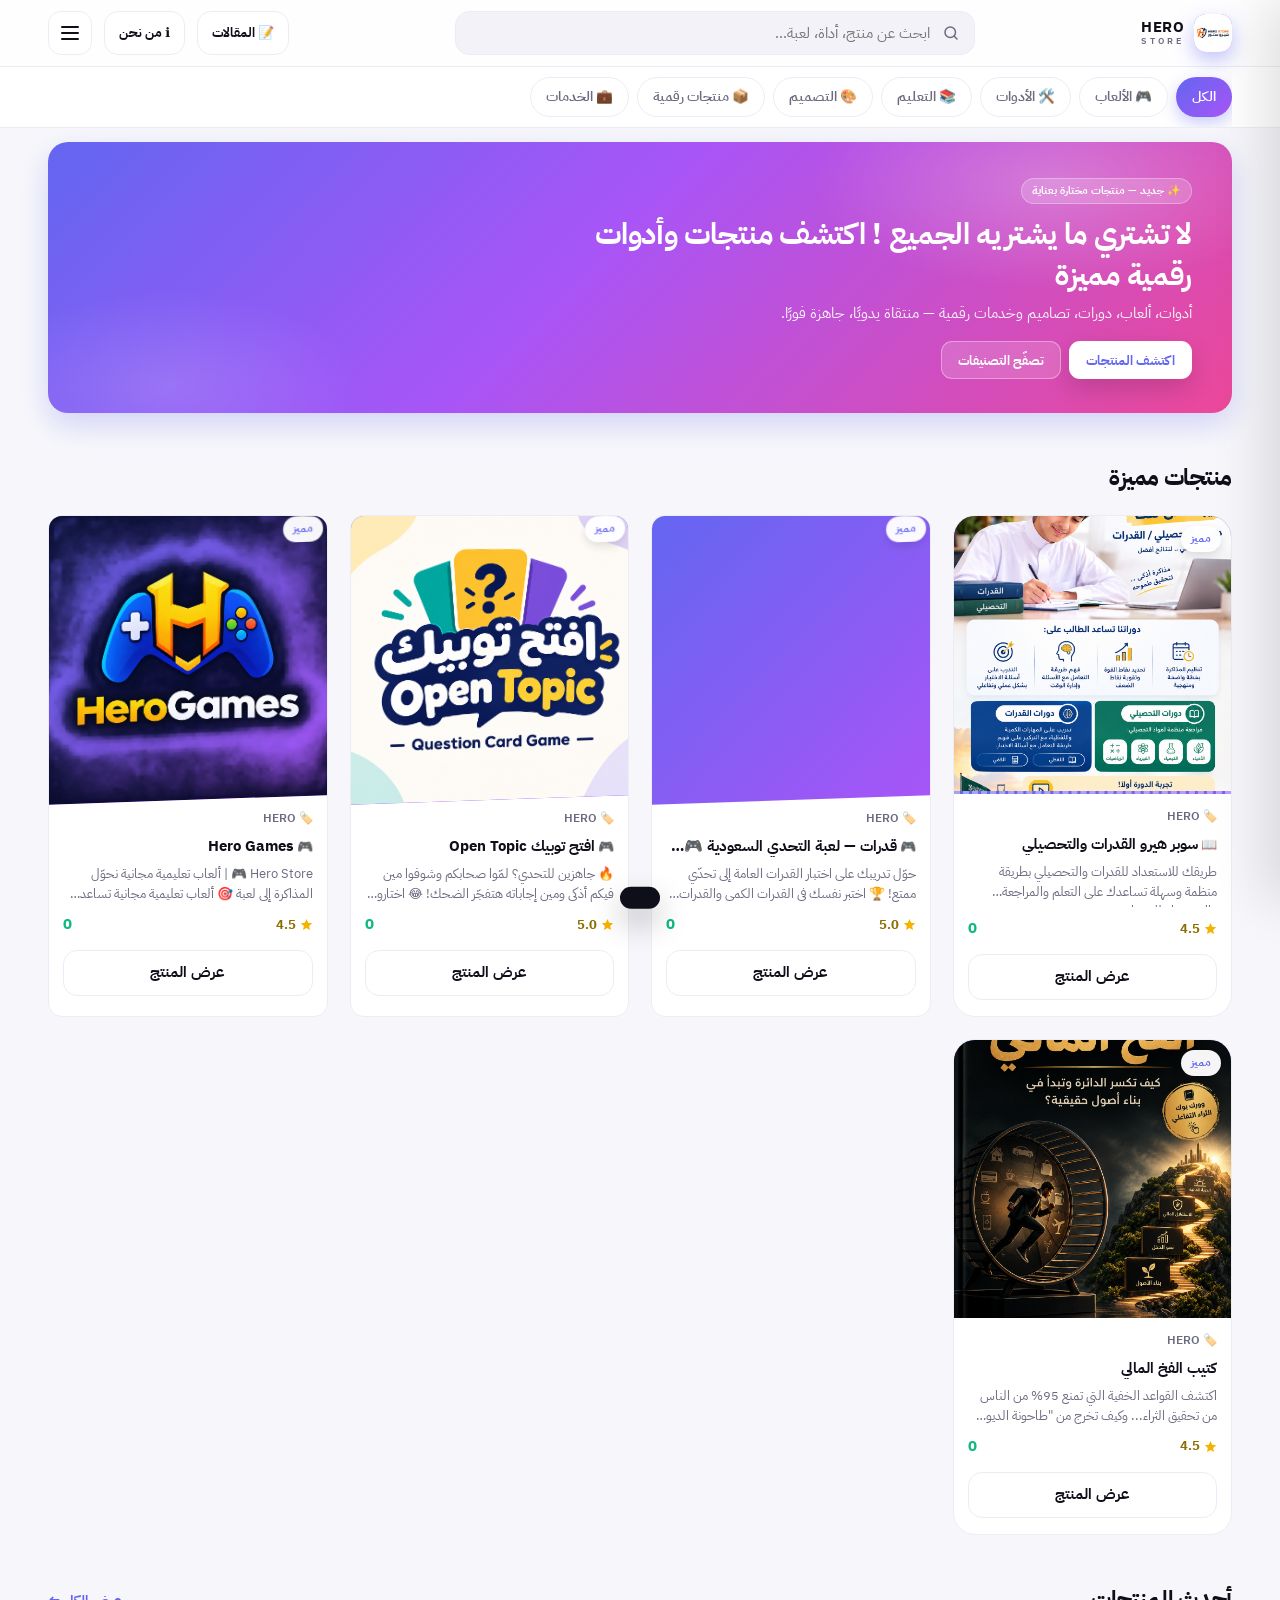
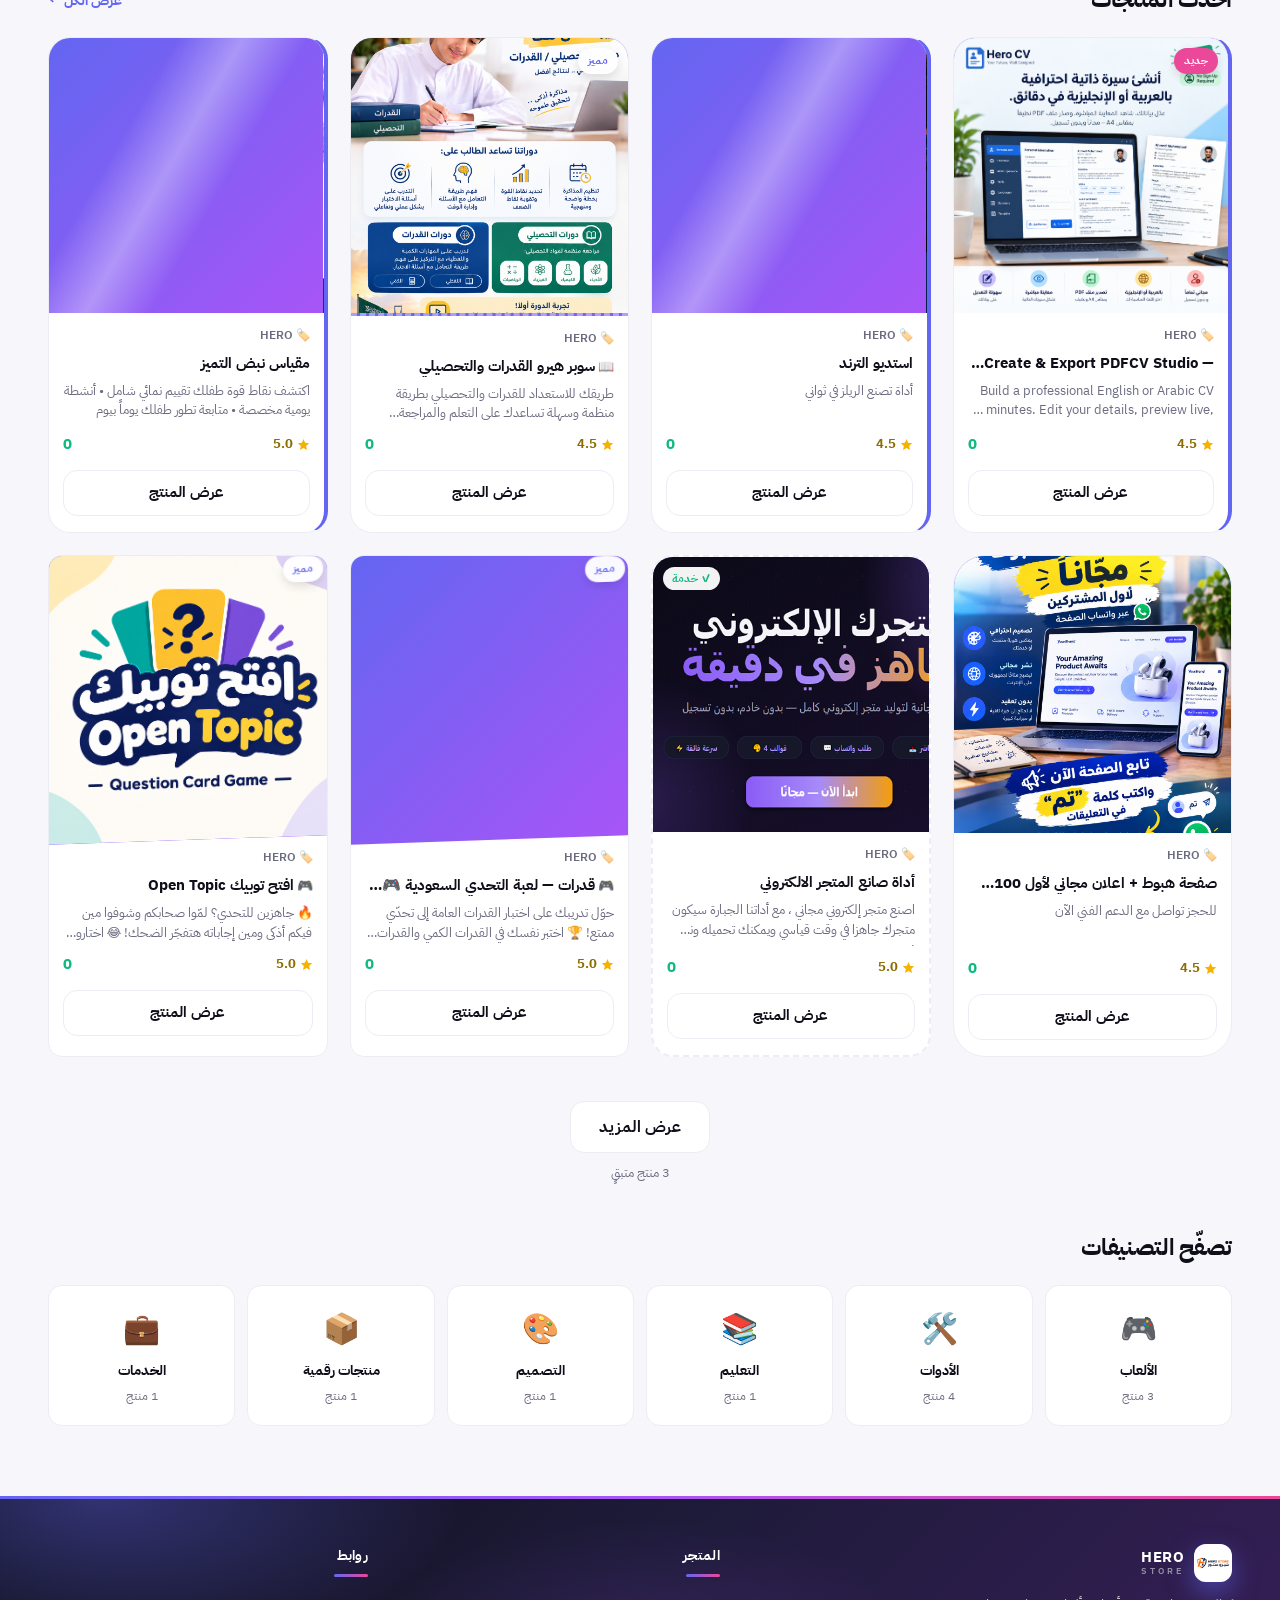
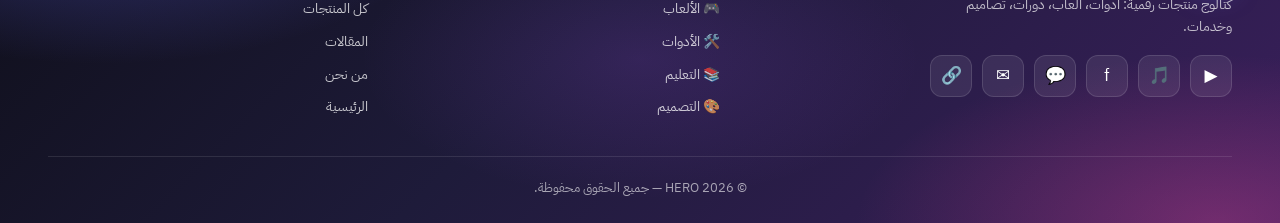
<file: index.html>
<!DOCTYPE html>
<html lang="ar" dir="rtl">
<head>

<!-- Google tag (gtag.js) -->
<script async src="https://www.googletagmanager.com/gtag/js?id=G-EFXR4NFC0G"></script>
<script>
  window.dataLayer = window.dataLayer || [];
  function gtag(){dataLayer.push(arguments);}
  gtag('js', new Date());

  gtag('config', 'G-EFXR4NFC0G');
</script>
 
<meta charset="UTF-8">
<meta name="viewport" content="width=device-width, initial-scale=1">
<title>HERO Store — منتجات وأدوات رقمية</title>
<link href="https://fonts.googleapis.com/css2?family=IBM+Plex+Sans+Arabic:wght@400;500;600;700;800&display=swap" rel="stylesheet">
<style>
:root{
  --bg:#F7F7FB;--surface:#fff;--text:#0F0F1A;--muted:#6B6B80;--line:#ECECF4;
  --primary:#6366F1;--primary-2:#A855F7;--accent:#EC4899;--success:#10B981;
  --radius:22px;--radius-sm:14px;
  --shadow-sm:0 2px 10px rgba(15,15,26,.05);
  --shadow:0 12px 34px rgba(15,15,26,.09);
  --shadow-lg:0 28px 70px rgba(99,102,241,.22);
  --header-h:66px;
}
*,*::before,*::after{box-sizing:border-box}
html{scroll-behavior:smooth}
body{margin:0;font-family:'IBM Plex Sans Arabic',system-ui,sans-serif;background:var(--bg);color:var(--text);line-height:1.65;-webkit-font-smoothing:antialiased;min-height:100vh}
img{max-width:100%;display:block}
a{color:inherit;text-decoration:none}
button{font:inherit;cursor:pointer;border:0;background:none;color:inherit}
input,select,textarea{font:inherit;font-family:inherit}
.container{width:100%;max-width:1220px;margin-inline:auto;padding-inline:18px}
.muted{color:var(--muted)}
[hidden]{display:none !important}

/* ============ HEADER ============ */
.site-header{position:sticky;top:0;z-index:60;background:rgba(255,255,255,.85);backdrop-filter:saturate(180%) blur(18px);-webkit-backdrop-filter:saturate(180%) blur(18px);border-bottom:1px solid var(--line)}
.header-inner{height:var(--header-h);display:flex;align-items:center;gap:12px}
.brand{display:flex;align-items:center;gap:10px;flex-shrink:0;cursor:pointer}
.brand-mark{width:38px;height:38px;border-radius:12px;display:grid;place-items:center;background:linear-gradient(135deg,var(--primary),var(--primary-2));color:#fff;font-weight:800;font-size:18px;box-shadow:0 8px 20px rgba(99,102,241,.4);overflow:hidden}
.brand-mark img{width:100%;height:100%;object-fit:cover}
.brand-text{font-weight:800;font-size:15px;letter-spacing:.5px;line-height:1}
.brand-text small{display:block;font-size:9px;font-weight:600;color:var(--muted);letter-spacing:3px;margin-top:2px}
.search{flex:1;position:relative;max-width:520px;margin-inline:auto}
.search input{width:100%;height:44px;border-radius:14px;border:1px solid var(--line);background:#F2F2F8;padding:0 44px 0 16px;outline:none;font-size:14.5px;transition:.2s}
.search input:focus{background:#fff;border-color:var(--primary);box-shadow:0 0 0 4px rgba(99,102,241,.12)}
.search-icon{position:absolute;top:50%;right:15px;transform:translateY(-50%);color:var(--muted);pointer-events:none}
.menu-btn{width:44px;height:44px;border-radius:13px;border:1px solid var(--line);display:flex;flex-direction:column;align-items:center;justify-content:center;gap:4px;background:#fff;flex-shrink:0;transition:.2s}
.menu-btn span{width:18px;height:2px;background:var(--text);border-radius:2px;transition:.25s}
.menu-btn[aria-expanded="true"] span:nth-child(1){transform:translateY(6px) rotate(45deg)}
.menu-btn[aria-expanded="true"] span:nth-child(2){opacity:0}
.menu-btn[aria-expanded="true"] span:nth-child(3){transform:translateY(-6px) rotate(-45deg)}

/* ============ CATEGORY CHIPS ============ */
.cats{border-top:1px solid var(--line);background:rgba(255,255,255,.7)}
.cats-scroll{display:flex;gap:8px;overflow-x:auto;padding:10px 0;scrollbar-width:none;-ms-overflow-style:none}
.cats-scroll::-webkit-scrollbar{display:none}
.chip{flex-shrink:0;display:inline-flex;align-items:center;gap:6px;padding:8px 15px;border-radius:999px;font-size:13.5px;font-weight:600;border:1px solid var(--line);background:#fff;color:var(--muted);transition:.2s;white-space:nowrap}
.chip:hover{border-color:#d8d8ea;color:var(--text)}
.chip.active{background:linear-gradient(135deg,var(--primary),var(--primary-2));color:#fff;border-color:transparent;box-shadow:0 6px 16px rgba(99,102,241,.35)}

/* ============ HERO ============ */
.hero{position:relative;overflow:hidden;margin-top:14px;border-radius:20px;padding:26px 24px;background:linear-gradient(135deg,var(--primary) 0%,var(--primary-2) 45%,var(--accent) 100%);color:#fff;box-shadow:0 12px 30px rgba(99,102,241,.25)}
.hero.has-image{background-size:cover;background-position:center}
.hero.has-image::after{content:"";position:absolute;inset:0;background:linear-gradient(135deg,rgba(0,0,0,.55),rgba(0,0,0,.15));pointer-events:none}
.hero::before{content:"";position:absolute;inset:0;background:radial-gradient(400px 180px at 85% 15%,rgba(255,255,255,.24),transparent 60%),radial-gradient(320px 160px at 10% 90%,rgba(255,255,255,.14),transparent 60%);pointer-events:none}
.hero-inner{position:relative;max-width:640px;z-index:1}
.hero .badge{display:inline-flex;align-items:center;gap:5px;background:rgba(255,255,255,.18);border:1px solid rgba(255,255,255,.3);padding:3px 10px;border-radius:999px;font-size:11px;font-weight:700;backdrop-filter:blur(8px);margin-bottom:10px}
.hero h1{margin:0 0 6px;font-size:clamp(18px,2.4vw,26px);font-weight:800;line-height:1.35;letter-spacing:-.3px}
.hero p{margin:0 0 16px;font-size:clamp(12.5px,1.3vw,14.5px);opacity:.94;max-width:520px;line-height:1.6}
.hero-actions{display:flex;gap:8px;flex-wrap:wrap}
.hero-actions .btn{height:38px;padding:0 16px;font-size:13px;border-radius:11px}
@media(min-width:900px){.hero{padding:34px 40px}.hero h1{font-size:30px}.hero p{font-size:15px}}

/* ============ BUTTONS ============ */
.btn{display:inline-flex;align-items:center;justify-content:center;gap:8px;height:46px;padding:0 22px;border-radius:14px;font-weight:700;font-size:14.5px;transition:.18s;white-space:nowrap;border:1px solid transparent;text-decoration:none}
.btn:active{transform:scale(.97)}
.btn-primary{background:linear-gradient(135deg,var(--primary),var(--primary-2));color:#fff;box-shadow:0 10px 24px rgba(99,102,241,.35)}
.btn-light{background:#fff;color:var(--primary);box-shadow:0 10px 24px rgba(0,0,0,.15)}
.btn-ghost{background:rgba(255,255,255,.16);color:#fff;border-color:rgba(255,255,255,.36)}
.btn-outline{background:#fff;border-color:var(--line);color:var(--text)}
.btn-lg{height:52px;padding:0 28px;font-size:15.5px}
.btn-block{width:100%}

/* ============ SECTIONS ============ */
.section{margin-top:46px}
.section-head{display:flex;align-items:center;justify-content:space-between;margin-bottom:18px;gap:12px}
.section-head h2{margin:0;font-size:clamp(18px,2.2vw,23px);font-weight:800;letter-spacing:-.3px}
.link-more{font-size:14px;font-weight:700;color:var(--primary);display:inline-flex;align-items:center;gap:5px;cursor:pointer}

/* ============ GRID ============ */
.grid{display:grid;gap:14px;grid-template-columns:repeat(2,1fr)}
@media(min-width:660px){.grid{grid-template-columns:repeat(3,1fr);gap:18px}}
@media(min-width:1000px){.grid{grid-template-columns:repeat(4,1fr);gap:22px}}

/* ============ CARD (BASE) ============ */
.card{background:var(--surface);border-radius:var(--radius);border:1px solid var(--line);overflow:hidden;display:flex;flex-direction:column;transition:transform .32s cubic-bezier(.2,.8,.2,1),box-shadow .32s,border-color .32s;position:relative;cursor:pointer}
.card:hover{transform:translateY(-6px);box-shadow:var(--shadow);border-color:#DFDFF0}
.card-media{position:relative;aspect-ratio:1/1;overflow:hidden;background:linear-gradient(135deg,var(--c1,#6366F1),var(--c2,#A855F7));display:grid;place-items:center}
.card-img{position:absolute;inset:0;width:100%;height:100%;object-fit:cover;z-index:1}
.card-emoji{font-size:52px;filter:drop-shadow(0 8px 18px rgba(0,0,0,.28));transition:transform .38s;z-index:0}
.card:hover .card-emoji{transform:scale(1.15) rotate(-6deg)}
.card-shine{position:absolute;inset:0;z-index:2;pointer-events:none;background:linear-gradient(120deg,transparent 30%,rgba(255,255,255,.35) 45%,transparent 60%);transform:translateX(-100%);transition:transform .8s}
.card:hover .card-shine{transform:translateX(100%)}
.card-badge{position:absolute;top:10px;right:10px;z-index:3;background:rgba(255,255,255,.96);color:var(--primary);font-size:11px;font-weight:800;padding:4px 10px;border-radius:999px;backdrop-filter:blur(6px);box-shadow:0 4px 10px rgba(0,0,0,.12)}
.card-badge.new{background:var(--accent);color:#fff}
.card-body{padding:14px 14px 16px;display:flex;flex-direction:column;flex:1;gap:7px}
.card-seller{font-size:11.5px;color:var(--muted);font-weight:600}
.card-title{font-size:15px;font-weight:800;margin:0;line-height:1.4;display:-webkit-box;-webkit-line-clamp:1;-webkit-box-orient:vertical;overflow:hidden}
.card-desc{font-size:12.8px;color:var(--muted);margin:0;line-height:1.55;display:-webkit-box;-webkit-line-clamp:2;-webkit-box-orient:vertical;overflow:hidden;flex:1}
.card-meta{display:flex;align-items:center;justify-content:space-between;gap:8px;margin-top:2px}
.rating{display:inline-flex;align-items:center;gap:4px;font-size:12.5px;font-weight:700;color:#8B6D00}
.rating svg{color:#F5B301}
.price{font-size:15px;font-weight:800;color:var(--primary)}
.price.free{color:var(--success)}

/* ============ CARD VARIANTS (حسب التصنيف) ============ */
/* 🎮 ألعاب: زوايا حادة + شكل مائل */
.card--games{border-radius:14px}
.card--games .card-media{transform:skewY(-2deg);margin:-6px -6px 0}
.card--games .card-body{transform:translateY(-4px)}
.card--games .card-title::before{content:"🎮 ";font-size:13px}

/* 🛠️ أدوات: شريط جانبي ملوّن */
.card--tools{border-inline-start:4px solid var(--primary)}

/* 📚 تعليم: خط متقطع أسفل الصورة */
.card--education .card-media{border-bottom:3px dashed rgba(255,255,255,.4)}
.card--education .card-title::before{content:"📖 ";font-size:13px}

/* 🎨 تصميم: زوايا دائرية كبيرة */
.card--design{border-radius:32px}
.card--design .card-media{border-radius:26px 26px 0 0}

/* 📦 منتجات رقمية: خطوط قطرية خفيفة */
.card--digital .card-media::before{content:"";position:absolute;inset:0;z-index:0;background:repeating-linear-gradient(45deg,rgba(255,255,255,.06) 0 12px,transparent 12px 24px)}

/* 💼 خدمات: إطار متقطع + شارة */
.card--services{border:2px dashed var(--line)}
.card--services:hover{border-color:var(--primary);border-style:solid}
.card--services .card-media::after{content:"✓ خدمة";position:absolute;top:10px;left:10px;z-index:3;background:rgba(255,255,255,.95);color:var(--success);font-size:10.5px;font-weight:800;padding:3px 9px;border-radius:999px}

/* ============ LOAD MORE ============ */
.load-more-wrap{grid-column:1/-1;text-align:center;margin-top:22px}
.load-more-wrap .remaining{font-size:12.5px;color:var(--muted);margin-top:10px}

/* ============ CATEGORY GRID ============ */
.cat-grid{display:grid;gap:12px;grid-template-columns:repeat(2,1fr)}
@media(min-width:660px){.cat-grid{grid-template-columns:repeat(3,1fr)}}
@media(min-width:1000px){.cat-grid{grid-template-columns:repeat(6,1fr)}}
.cat-card{background:#fff;border:1px solid var(--line);border-radius:var(--radius-sm);padding:18px 14px;display:flex;flex-direction:column;align-items:center;gap:6px;transition:.25s;text-align:center;cursor:pointer}
.cat-card:hover{transform:translateY(-4px);box-shadow:var(--shadow);border-color:#DFDFF0}
.cat-icon{font-size:30px}
.cat-name{font-size:13.5px;font-weight:700}
.cat-count{font-size:11.5px;color:var(--muted)}

/* ============ RESULTS ============ */
#results{padding-top:26px}
.results-head h2{margin:0 0 4px;font-size:clamp(20px,2.6vw,26px);font-weight:800}
.toolbar{display:flex;align-items:center;justify-content:space-between;gap:12px;flex-wrap:wrap;margin:14px 0 22px}
.field{display:inline-flex;align-items:center;gap:8px;font-size:13.5px;color:var(--muted)}
.field select{height:38px;border-radius:11px;border:1px solid var(--line);background:#fff;padding:0 12px;font-size:13.5px;font-weight:600;color:var(--text);outline:none;cursor:pointer}
.empty{text-align:center;padding:70px 20px;color:var(--muted)}
.empty .big{font-size:52px;margin-bottom:12px}
.empty h3{margin:0 0 6px;color:var(--text);font-size:19px}

/* ============ DRAWER ============ */
.overlay{position:fixed;inset:0;background:rgba(15,15,26,.45);opacity:0;pointer-events:none;transition:.3s;z-index:80;backdrop-filter:blur(2px)}
.overlay.show{opacity:1;pointer-events:auto}
.drawer{position:fixed;top:0;right:0;bottom:0;width:min(320px,86vw);background:#fff;z-index:90;transform:translateX(100%);transition:transform .34s cubic-bezier(.2,.8,.2,1);display:flex;flex-direction:column;box-shadow:-16px 0 50px rgba(0,0,0,.12)}
.drawer.open{transform:translateX(0)}
.drawer-head{display:flex;align-items:center;justify-content:space-between;padding:16px 18px;border-bottom:1px solid var(--line)}
.drawer-close{width:34px;height:34px;border-radius:10px;background:#F2F2F8;display:grid;place-items:center;font-size:15px}
.drawer-nav{padding:14px;display:flex;flex-direction:column;gap:2px;overflow-y:auto}
.drawer-nav a{padding:11px 14px;border-radius:11px;font-size:14.5px;font-weight:600;cursor:pointer}
.drawer-nav a:hover{background:#F2F2F8;color:var(--primary)}
.drawer-sep{padding:14px 14px 6px;font-size:11.5px;font-weight:800;color:var(--muted);letter-spacing:1.5px}

/* ============ PDP ============ */
.pdp{padding-top:22px}
.back-link{display:inline-flex;align-items:center;gap:6px;font-size:13.5px;font-weight:700;color:var(--muted);margin-bottom:20px;cursor:pointer}
.pdp-hero{display:grid;gap:26px;grid-template-columns:1fr;background:#fff;border:1px solid var(--line);border-radius:28px;padding:22px;box-shadow:var(--shadow-sm)}
@media(min-width:900px){.pdp-hero{grid-template-columns:1.05fr 1fr;padding:32px;gap:36px}}
.pdp-media{position:relative;border-radius:22px;overflow:hidden;aspect-ratio:4/3;background:linear-gradient(135deg,var(--c1,#6366F1),var(--c2,#A855F7));display:grid;place-items:center}
.pdp-media img{position:absolute;inset:0;width:100%;height:100%;object-fit:cover;z-index:1}
.pdp-emoji{font-size:120px;filter:drop-shadow(0 16px 34px rgba(0,0,0,.3))}
.pdp-info{display:flex;flex-direction:column;gap:14px;justify-content:center}
.pdp-cat{align-self:flex-start;font-size:12px;font-weight:800;padding:5px 12px;border-radius:999px;background:rgba(99,102,241,.1);color:var(--primary)}
.pdp-title{margin:0;font-size:clamp(24px,3.4vw,36px);font-weight:800;letter-spacing:-.6px;line-height:1.25}
.pdp-desc{margin:0;font-size:15.5px;color:var(--muted);line-height:1.8}
.pdp-price{font-size:30px;font-weight:800;color:var(--primary)}
.pdp-actions{display:flex;gap:10px;flex-wrap:wrap;margin-top:6px}
.pdp-trust{display:flex;gap:18px;flex-wrap:wrap;margin-top:10px;font-size:12.8px;color:var(--muted);font-weight:600}
.panel{background:#fff;border:1px solid var(--line);border-radius:22px;padding:26px;margin-top:20px}
.panel h3{margin:0 0 16px;font-size:19px;font-weight:800}
.features{display:grid;gap:12px;grid-template-columns:1fr}
@media(min-width:640px){.features{grid-template-columns:1fr 1fr}}
.feature{display:flex;gap:11px;align-items:flex-start;padding:14px;border-radius:14px;background:#F8F8FD}
.feature .tick{width:24px;height:24px;border-radius:50%;flex-shrink:0;background:linear-gradient(135deg,var(--primary),var(--primary-2));color:#fff;display:grid;place-items:center;font-size:12px;font-weight:800}
.feature b{display:block;font-size:14.5px;margin-bottom:2px}
.feature p{margin:0;font-size:13px;color:var(--muted);line-height:1.6}
.seller-box{display:flex;align-items:center;gap:14px;flex-wrap:wrap}
.seller-avatar{width:52px;height:52px;border-radius:16px;display:grid;place-items:center;background:linear-gradient(135deg,var(--primary),var(--primary-2));color:#fff;font-weight:800;font-size:22px}
.faq details{border-bottom:1px solid var(--line);padding:14px 0}
.faq details:last-child{border-bottom:0}
.faq summary{font-weight:700;font-size:14.5px;cursor:pointer;list-style:none;display:flex;justify-content:space-between;gap:10px}
.faq summary::-webkit-details-marker{display:none}
.faq summary::after{content:"+";color:var(--primary);font-weight:800;font-size:18px;transition:.2s}
.faq details[open] summary::after{transform:rotate(45deg)}
.faq p{margin:10px 0 0;font-size:13.5px;color:var(--muted);line-height:1.8}
.custom-landing{background:#fff;border:1px solid var(--line);border-radius:22px;padding:26px;margin-top:20px;line-height:1.9}
.custom-landing img{border-radius:14px;margin:14px 0}

/* ============ FOOTER ============ */
.site-footer{
  margin-top:70px;
  background:linear-gradient(135deg,#0F0F1A 0%,#1E1B3A 45%,#3A1F5C 100%);
  color:#fff;padding:48px 0 24px;position:relative;overflow:hidden;
}
.site-footer::before{
  content:"";position:absolute;inset:0;pointer-events:none;
  background:
    radial-gradient(600px 280px at 8% 0%,rgba(99,102,241,.4),transparent 60%),
    radial-gradient(600px 280px at 95% 100%,rgba(236,72,153,.32),transparent 60%),
    radial-gradient(400px 200px at 50% 50%,rgba(168,85,247,.15),transparent 70%);
}
.site-footer::after{
  content:"";position:absolute;top:0;left:0;right:0;height:3px;
  background:linear-gradient(90deg,var(--primary),var(--primary-2),var(--accent));
}
.site-footer .container{position:relative;z-index:1}
.footer-grid{display:grid;gap:32px;grid-template-columns:1fr}
@media(min-width:640px){.footer-grid{grid-template-columns:1.5fr 1fr 1fr}}
.footer-grid h4{
  margin:0 0 16px;font-size:14px;font-weight:800;color:#fff;
  position:relative;padding-bottom:10px;letter-spacing:.3px;
}
.footer-grid h4::after{
  content:"";position:absolute;inset-inline-start:0;bottom:0;
  width:34px;height:3px;border-radius:2px;
  background:linear-gradient(90deg,var(--primary),var(--accent));
}
.footer-grid a{
  display:block;font-size:13.8px;color:rgba(255,255,255,.75);
  padding:5px 0;cursor:pointer;transition:.22s;
}
.footer-grid a:hover{color:#fff;transform:translateX(-5px)}
.footer-bottom{
  margin-top:32px;padding-top:20px;
  border-top:1px solid rgba(255,255,255,.1);
  font-size:13px;color:rgba(255,255,255,.6);text-align:center;
}
.social-row{display:flex;gap:10px;flex-wrap:wrap;margin-top:16px}
.social-row a{
  width:42px;height:42px;border-radius:12px;display:grid;place-items:center;
  background:rgba(255,255,255,.08);color:#fff;font-size:17px;
  border:1px solid rgba(255,255,255,.12);
  transition:all .25s cubic-bezier(.2,.8,.2,1);
}
.social-row a:hover{
  background:linear-gradient(135deg,var(--primary),var(--primary-2));
  transform:translateY(-4px) scale(1.05);
  box-shadow:0 10px 24px rgba(99,102,241,.5);
  border-color:transparent;
}
/* تلوين عناصر الفوتر */
.site-footer .brand-text{color:#fff}
.site-footer .brand-text small{color:rgba(255,255,255,.5)}
.site-footer .muted{color:rgba(255,255,255,.7)}
.site-footer .brand-mark{box-shadow:0 10px 26px rgba(99,102,241,.55)}
.site-footer p{color:rgba(255,255,255,.7)}

/* ============ TOAST ============ */
.toast{position:fixed;bottom:22px;left:50%;transform:translate(-50%,140%);background:var(--text);color:#fff;padding:11px 20px;border-radius:12px;font-size:13.5px;font-weight:600;z-index:120;transition:transform .35s;box-shadow:0 14px 30px rgba(0,0,0,.25);max-width:90vw;text-align:center}
.toast.show{transform:translate(-50%,0)}
/* ============ ARTICLES ============ */
.articles-hero{background:linear-gradient(135deg,var(--primary) 0%,var(--primary-2) 100%);color:#fff;padding:48px 40px;border-radius:28px;margin-top:22px;text-align:center;box-shadow:var(--shadow-lg)}
.articles-hero h1{margin:0 0 10px;font-size:clamp(24px,3.5vw,36px);font-weight:800}
.articles-hero p{margin:0;opacity:.94;font-size:15px}

.article-card{background:#fff;border:1px solid var(--line);border-radius:20px;overflow:hidden;transition:.3s;cursor:pointer;display:flex;flex-direction:column}
.article-card:hover{transform:translateY(-5px);box-shadow:var(--shadow);border-color:#DFDFF0}
.article-cover{aspect-ratio:16/9;background:linear-gradient(135deg,var(--c1,#6366F1),var(--c2,#A855F7));display:grid;place-items:center;font-size:52px;position:relative;overflow:hidden}
.article-cover img{position:absolute;inset:0;width:100%;height:100%;object-fit:cover}
.article-body{padding:18px;display:flex;flex-direction:column;gap:8px;flex:1}
.article-meta{font-size:11.5px;color:var(--muted);font-weight:600;display:flex;gap:10px;align-items:center}
.article-meta .dot{width:3px;height:3px;border-radius:50%;background:var(--muted)}
.article-title{font-size:17px;font-weight:800;margin:0;line-height:1.4;display:-webkit-box;-webkit-line-clamp:2;-webkit-box-orient:vertical;overflow:hidden}
.article-excerpt{font-size:13px;color:var(--muted);line-height:1.7;display:-webkit-box;-webkit-line-clamp:3;-webkit-box-orient:vertical;overflow:hidden;flex:1}
.article-read{font-size:13px;font-weight:700;color:var(--primary);display:inline-flex;align-items:center;gap:5px;margin-top:4px}

.article-page{padding-top:22px;max-width:760px;margin-inline:auto}
.article-page-cover{aspect-ratio:16/9;border-radius:22px;background:linear-gradient(135deg,var(--c1,#6366F1),var(--c2,#A855F7));display:grid;place-items:center;font-size:80px;overflow:hidden;position:relative;margin-bottom:24px}
.article-page-cover img{position:absolute;inset:0;width:100%;height:100%;object-fit:cover}
.article-page-title{font-size:clamp(24px,3.5vw,34px);font-weight:800;margin:0 0 12px;line-height:1.3}
.article-page-meta{display:flex;gap:14px;flex-wrap:wrap;font-size:13px;color:var(--muted);font-weight:600;margin-bottom:22px;padding-bottom:18px;border-bottom:1px solid var(--line)}
.article-content{font-size:16px;line-height:1.95;color:var(--text)}
.article-content h2{font-size:22px;font-weight:800;margin:32px 0 12px;line-height:1.4}
.article-content h3{font-size:18px;font-weight:800;margin:24px 0 10px}
.article-content p{margin:0 0 16px}
.article-content ul,.article-content ol{padding-inline-start:24px;margin:0 0 16px}
.article-content li{margin-bottom:8px}
.article-content img{border-radius:14px;margin:18px 0;max-width:100%}
.article-content blockquote{border-inline-start:4px solid var(--primary);padding:12px 18px;background:#F8F8FD;border-radius:8px;margin:18px 0;font-style:italic}
.article-content code{background:#F2F2F8;padding:2px 7px;border-radius:5px;font-size:14px;font-family:ui-monospace,monospace;direction:ltr;display:inline-block}
.article-content pre{background:#1A1A2A;color:#F5F5FA;padding:18px;border-radius:14px;overflow-x:auto;direction:ltr;text-align:left;margin:18px 0}
.article-content pre code{background:transparent;color:inherit;padding:0}
.article-tags{display:flex;gap:8px;flex-wrap:wrap;margin-top:32px;padding-top:20px;border-top:1px solid var(--line)}
.article-tag{padding:5px 12px;border-radius:999px;background:#F2F2F8;font-size:12.5px;font-weight:600;cursor:pointer;transition:.2s}
.article-tag:hover{background:var(--primary);color:#fff}
@media(min-width:640px){#articles-btn{display:inline-flex !important}}
/* ============ ABOUT PAGE ============ */
.about-page{padding-top:26px;max-width:900px;margin-inline:auto}

.about-hero{
  position:relative;overflow:hidden;text-align:center;
  padding:56px 32px;border-radius:28px;margin-bottom:28px;
  background:linear-gradient(135deg,var(--primary) 0%,var(--primary-2) 50%,var(--accent) 100%);
  color:#fff;box-shadow:0 20px 50px rgba(99,102,241,.3);
}
.about-hero::before{
  content:"";position:absolute;inset:0;pointer-events:none;
  background:
    radial-gradient(500px 240px at 85% 15%,rgba(255,255,255,.28),transparent 60%),
    radial-gradient(400px 220px at 10% 90%,rgba(255,255,255,.14),transparent 60%);
}
.about-hero > *{position:relative;z-index:1}
.about-badge{
  display:inline-flex;align-items:center;gap:6px;
  padding:6px 14px;border-radius:999px;font-size:12.5px;font-weight:700;
  background:rgba(255,255,255,.18);border:1px solid rgba(255,255,255,.3);
  backdrop-filter:blur(8px);margin-bottom:16px;
}
.about-hero h1{margin:0 0 10px;font-size:clamp(26px,4vw,40px);font-weight:800;letter-spacing:-.5px;line-height:1.2}
.about-hero p{margin:0;font-size:clamp(14px,1.6vw,17px);opacity:.94;max-width:560px;margin-inline:auto;line-height:1.7}

.about-section{
  background:var(--surface);border:1px solid var(--line);border-radius:22px;
  padding:32px;margin-bottom:20px;box-shadow:var(--shadow-sm);
}
.about-section h2{margin:0 0 16px;font-size:21px;font-weight:800;letter-spacing:-.3px;display:flex;align-items:center;gap:10px;line-height:1.35}
.about-section h2 .ico{font-size:26px}
.about-section p{margin:0 0 14px;font-size:15px;line-height:1.95;color:var(--text)}
.about-section p:last-child{margin-bottom:0}

.about-grid{
  display:grid;gap:14px;grid-template-columns:1fr;
  margin-top:18px;
}
@media(min-width:640px){.about-grid{grid-template-columns:repeat(3,1fr)}}
.about-item{
  background:linear-gradient(135deg,#F8F8FD,#F2F2F8);
  border:1px solid var(--line);border-radius:16px;
  padding:22px 18px;transition:.25s;
}
.about-item:hover{transform:translateY(-3px);box-shadow:var(--shadow);border-color:#DFDFF0}
.about-item .ico{
  display:inline-grid;place-items:center;
  width:52px;height:52px;border-radius:14px;font-size:24px;margin-bottom:14px;
  background:linear-gradient(135deg,var(--primary),var(--primary-2));
  box-shadow:0 8px 20px rgba(99,102,241,.35);
}
.about-item h3{margin:0 0 8px;font-size:16px;font-weight:800;line-height:1.35}
.about-item p{margin:0;font-size:13.5px;line-height:1.75;color:var(--muted)}

.about-cta{
  text-align:center;padding:36px 24px;border-radius:22px;margin-top:26px;
  background:linear-gradient(135deg,#F8F8FD,#EEF0FF);
  border:1px dashed #C7D2FE;
}
.about-cta h3{margin:0 0 8px;font-size:19px;font-weight:800}
.about-cta p{margin:0 0 18px;font-size:14px;color:var(--muted);line-height:1.7}
.about-cta .btn{display:inline-flex;margin:0 4px 4px}

@media(min-width:640px){#about-btn{display:inline-flex !important}}

</style>
</head>
<body>

<header class="site-header">
  <div class="container header-inner">
    <div class="brand" onclick="HERO.goHome()">
      <span class="brand-mark" id="brand-mark">H</span>
      <span class="brand-text" dir="ltr"><span id="brand-name">HERO</span><small id="brand-tag">STORE</small></span>
    </div>
    <form class="search" onsubmit="return false;">
      <svg class="search-icon" width="18" height="18" viewBox="0 0 24 24" fill="none" stroke="currentColor" stroke-width="2" stroke-linecap="round"><circle cx="11" cy="11" r="7"/><path d="M20 20l-3.6-3.6"/></svg>
      <input id="search-input" type="search" placeholder="ابحث عن منتج، أداة، لعبة..." autocomplete="off">
    </form>
    <a class="btn btn-outline" onclick="HERO.goArticles()" style="height:44px;padding:0 14px;font-size:13px;display:none" id="articles-btn">📝 المقالات</a>
    <a class="btn btn-outline" onclick="HERO.goAbout()" style="height:44px;padding:0 14px;font-size:13px;display:none" id="about-btn">ℹ️ من نحن</a>
    <button class="menu-btn" id="menu-btn" aria-label="القائمة"><span></span><span></span><span></span></button>
  </div>
    <div class="cats"><div class="container"><div class="cats-scroll" id="chips"></div></div></div>
</header>

<div class="overlay" id="overlay"></div>
<aside class="drawer" id="drawer">
  <div class="drawer-head">
    <span class="brand-text" dir="ltr"><span id="drawer-brand">HERO</span><small>STORE</small></span>
    <button class="drawer-close" id="drawer-close">✕</button>
  </div>
  <nav class="drawer-nav">
    <a onclick="HERO.goHome()">الرئيسية</a>
    <a onclick="HERO.goAll()">كل المنتجات</a>
    <a onclick="HERO.goArticles()">📝 المقالات</a>
    <a onclick="HERO.goAbout()">ℹ️ من نحن</a>
    <div class="drawer-sep">التصنيفات</div>
    <div id="drawer-cats"></div>
  </nav>
</aside>

<main>
  <div class="container">

    <section id="home">
      <div class="hero" id="hero-box">
        <div class="hero-inner">
          <span class="badge" id="hero-badge"></span>
          <h1 id="hero-title"></h1>
          <p id="hero-sub"></p>
          <div class="hero-actions">
            <button class="btn btn-light btn-lg" onclick="HERO.goAll()" id="hero-cta">اكتشف المنتجات</button>
            <button class="btn btn-ghost btn-lg" onclick="document.getElementById('cats-section').scrollIntoView({behavior:'smooth'})" id="hero-cta-2">تصفّح التصنيفات</button>
          </div>
        </div>
      </div>
      <section class="section" id="featured-section">
        <div class="section-head"><h2 id="featured-title">منتجات مميزة</h2></div>
        <div class="grid" id="featured-grid"></div>
      </section>
      <section class="section" id="latest-section">
        <div class="section-head"><h2 id="latest-title">أحدث المنتجات</h2><span class="link-more" onclick="HERO.goAll()">عرض الكل ←</span></div>
        <div class="grid" id="latest-grid"></div>
      </section>
      <section class="section" id="cats-section">
        <div class="section-head"><h2 id="cats-title">تصفّح التصنيفات</h2></div>
        <div class="cat-grid" id="cat-grid"></div>
      </section>
    </section>

    <section id="results" hidden>
      <div class="results-head"><h2 id="results-title"></h2></div>
      <div class="toolbar">
        <span id="results-count" class="muted"></span>
        <label class="field"><span>ترتيب حسب</span>
          <select id="sort-select">
            <option value="featured">المميزة أولًا</option>
            <option value="newest">الأحدث</option>
            <option value="rating">الأعلى تقييمًا</option>
            <option value="price-asc">السعر: من الأقل</option>
            <option value="price-desc">السعر: من الأعلى</option>
          </select>
        </label>
      </div>
      <div class="grid" id="results-grid"></div>
    </section>
    <section id="articles" hidden>
  <div class="articles-hero">
    <h1 id="articles-title">📝 المقالات</h1>
    <p id="articles-sub">نصائح، شروحات، وأفكار مفيدة</p>
  </div>
  <div style="display:flex;gap:10px;flex-wrap:wrap;margin:24px 0 18px;align-items:center">
    <input type="search" id="article-search" placeholder="🔍 ابحث في المقالات..." style="flex:1;min-width:220px;height:44px;padding:0 16px;border-radius:12px;border:1px solid var(--line);background:#fff;font-size:14px;outline:none">
    <span class="muted" id="articles-count"></span>
  </div>
  <div class="grid" id="articles-grid" style="grid-template-columns:repeat(2,1fr)"></div>
</section>

<section id="article" hidden>
  <div class="article-page" id="article-root"></div>
</section>
<section id="about" hidden>
  <div class="about-page">
    <div class="about-hero">
      <span class="about-badge">ℹ️ من نحن</span>
      <h1>HERO Store</h1>
      <p>متجرك العربي للمنتجات والأدوات الرقمية</p>
    </div>

    <div class="about-section">
      <h2><span class="ico">🎯</span> من نحن</h2>
      <p>HERO Store هو متجر إلكتروني رائد باللغة العربية، متخصص في توفير مجموعة منظمة من المنتجات والأدوات الرقمية عبر تصنيفات متنوعة تلبي احتياجات المبتدئين والمحترفين في العالم الرقمي.</p>
    </div>

    <div class="about-section">
      <h2><span class="ico">✨</span> ماذا نقدم؟</h2>
      <div class="about-grid">
        <div class="about-item">
          <div class="ico">🛠️</div>
          <h3>منتجات وأدوات رقمية</h3>
          <p>نوفر حلولاً وأدوات رقمية جاهزة للاستخدام الفوري تساعد الأفراد وصناع المحتوى ورواد الأعمال على تطوير أعمالهم.</p>
        </div>
        <div class="about-item">
          <div class="ico">📚</div>
          <h3>محتوى تعليمي وإرشادي</h3>
          <p>لا يقتصر دورنا على المتجر فحسب، بل ننشر مقالات دورية تتضمن نصائح وشروحات تقنية لتعزيز المعرفة الرقمية.</p>
        </div>
        <div class="about-item">
          <div class="ico">🗂️</div>
          <h3>تنظيم وسهولة الوصول</h3>
          <p>يتم عرض المنتجات ضمن تصنيفات دقيقة لتسهيل عثور الزوار على ما يبحثون عنه بسرعة وسلاسة.</p>
        </div>
      </div>
    </div>

    <div class="about-section">
      <h2><span class="ico">🎯</span> التزامنا ومبادئنا</h2>
      <div class="about-grid">
        <div class="about-item">
          <div class="ico">📦</div>
          <h3>طبيعة رقمية بحتة</h3>
          <p>جميع ما نقدمه هو منتجات وأدوات رقمية بالكامل — لا توجد منتجات مادية أو شحن تقليدي.</p>
        </div>
        <div class="about-item">
          <div class="ico">🌍</div>
          <h3>حيادية المقر</h3>
          <p>يخدم المتجر الجمهور العربي بكل فئاته دون الارتباط ببلد مقر أو نطاق جغرافي محدد للتسليم — مرونة كاملة للجميع.</p>
        </div>
        <div class="about-item">
          <div class="ico">💎</div>
          <h3>الموثوقية والجودة</h3>
          <p>نسعى دائمًا لعرض أدوات ومحتوى ذي قيمة عالية، مع توضيح تفاصيل كل منتج بشفافية تامة.</p>
        </div>
      </div>
    </div>

    <div class="about-cta">
      <h3>جاهز للاستكشاف؟</h3>
      <p>تصفّح مجموعتنا وابدأ رحلتك الرقمية.</p>
      <button class="btn btn-primary" onclick="HERO.goAll()">🛍️ تصفّح المنتجات</button>
      <button class="btn btn-outline" onclick="HERO.goArticles()">📝 اقرأ المقالات</button>
    </div>
  </div>
</section>   
<section id="pdp" hidden><div class="pdp" id="pdp-root"></div></section>

  </div>
</main>

<footer class="site-footer">
  <div class="container">
    <div class="footer-grid">
      <div>
        <div class="brand" style="margin-bottom:12px" onclick="HERO.goHome()">
          <span class="brand-mark" id="footer-brand-mark">H</span>
          <span class="brand-text" dir="ltr"><span id="footer-brand-name">HERO</span><small>STORE</small></span>
        </div>
        <p class="muted" style="margin:0;font-size:13.5px;max-width:300px" id="footer-about"></p>
        <div class="social-row" id="footer-social"></div>
      </div>
      <div>
        <h4>المتجر</h4>
        <div id="footer-cats"></div>
      </div>
      <div>
        <h4>روابط</h4>
        <div id="footer-links"></div>
      </div>
    </div>
    <div class="footer-bottom" id="footer-copyright"></div>
  </div>
</footer>

<div class="toast" id="toast"></div>

<script src="data.js"></script>
<script src="articles.js"></script>
<script>
(function(){
'use strict';

function $(s,c){ return (c||document).querySelector(s); }
function $$(s,c){ return Array.prototype.slice.call((c||document).querySelectorAll(s)); }
function escapeHtml(s){ return String(s==null?'':s).replace(/[&<>"']/g,function(m){return ({'&':'&amp;','<':'&lt;','>':'&gt;','"':'&quot;',"'":'&#39;'})[m];}); }
function toast(msg){ var t=$('#toast'); if(!t)return; t.textContent=msg; t.classList.add('show'); clearTimeout(t._id); t._id=setTimeout(function(){t.classList.remove('show');},2400); }

var FALLBACK = {
  categories: [],
  products: [],
  settings: {
    storeName:'HERO', storeTag:'STORE', logoEmoji:'H', logoImage:'',
    heroTitle:'اكتشف منتجات وأدوات رقمية مميزة',
    heroSub:'تطبيقات، ألعاب، أدوات، دورات ومنتجات رقمية في مكان واحد.',
    heroBadge:'✨ جديد — منتجات مختارة بعناية',
    heroCta:'اكتشف المنتجات', heroCta2:'تصفّح التصنيفات',
    heroImage:'',
    primaryColor:'#6366F1', secondaryColor:'#A855F7', accentColor:'#EC4899',
    featuredTitle:'منتجات مميزة', latestTitle:'أحدث المنتجات', catsTitle:'تصفّح التصنيفات',
    showFeatured:true, showLatest:true, showCats:true,
    footerAbout:'كتالوج منتجات رقمية: أدوات، ألعاب، دورات، تصاميم وخدمات.',
    footerCopyright:'© 2026 HERO — جميع الحقوق محفوظة.',
    social:{ twitter:'', instagram:'', youtube:'', tiktok:'', facebook:'', whatsapp:'', email:'', website:'' },
    metaTitle:'', metaDescription:''
  },
  analytics:{ GA4_ID:'', GTM_ID:'', ADS_ID:'', ADS_CONVERSION_LABEL:'' }
};

var D = window.HERO_DATA || {};
var STATE = {
  categories: D.categories || [],
  products: D.products || [],
  settings: Object.assign({}, FALLBACK.settings, D.settings || {}),
  analytics: Object.assign({}, FALLBACK.analytics, D.analytics || {})
};

/* ============================================================
   PAGINATION CONFIG
   ============================================================ */
var PAGING = {
  featured: 8,     /* عدد المنتجات المميزة في الصفحة الرئيسية */
  latest:   8,     /* عدد أحدث المنتجات */
  results:  24,    /* عدد نتائج البحث / التصنيف */
  step:     12     /* عدد المنتجات المضافة عند كل "عرض المزيد" */
};

/* Apply theme colors + meta */
(function applyTheme(){
  var s = STATE.settings;
  var r = document.documentElement.style;
  if (s.primaryColor)   r.setProperty('--primary', s.primaryColor);
  if (s.secondaryColor) r.setProperty('--primary-2', s.secondaryColor);
  if (s.accentColor)    r.setProperty('--accent', s.accentColor);
  if (s.metaTitle) document.title = s.metaTitle;
  else if (s.storeName) document.title = s.storeName + ' Store';
  if (s.metaDescription){
    var m = document.querySelector('meta[name="description"]') || document.createElement('meta');
    m.setAttribute('name','description'); m.setAttribute('content', s.metaDescription);
    if (!m.parentNode) document.head.appendChild(m);
  }
})();

/* Analytics */
var A = STATE.analytics;
window.dataLayer = window.dataLayer || [];
function gtag(){ window.dataLayer.push(arguments); }
window.gtag = window.gtag || gtag;
if (A.GTM_ID){
  (function(w,d,s,l,i){w[l]=w[l]||[];w[l].push({'gtm.start':new Date().getTime(),event:'gtm.js'});
    var f=d.getElementsByTagName(s)[0],j=d.createElement(s);j.async=true;
    j.src='https://www.googletagmanager.com/gtm.js?id='+i;f.parentNode.insertBefore(j,f);})(window,document,'script','dataLayer',A.GTM_ID);
}
if (A.GA4_ID || A.ADS_ID){
  var s = document.createElement('script'); s.async = true;
  s.src = 'https://www.googletagmanager.com/gtag/js?id=' + (A.GA4_ID||A.ADS_ID);
  document.head.appendChild(s);
  if (A.GA4_ID){ gtag('js', new Date()); gtag('config', A.GA4_ID, {send_page_view:false}); }
  if (A.ADS_ID) gtag('config', A.ADS_ID);
}
function track(n,p){ p=p||{}; window.dataLayer.push(Object.assign({event:n},p)); if (A.GA4_ID) gtag('event',n,p); }
function gaItem(p){ return {item_id:p.id,item_name:p.name,item_category:p.category,item_brand:p.seller||'',price:p.priceValue||0,currency:'USD'}; }
var TRACK = {
  pageView: function(){ track('page_view',{page_title:document.title,page_location:location.href}); },
  viewItemList: function(n,items){ track('view_item_list',{item_list_name:n,items:items.map(gaItem)}); },
  viewItem: function(p){ track('view_item',{value:p.priceValue||0,currency:'USD',items:[gaItem(p)]}); },
  selectItem: function(p,l){ track('select_item',{item_list_name:l,items:[gaItem(p)]}); },
  search: function(t,c){ track('search',{search_term:t,results_count:c}); },
  clickBuy: function(p,u){
    track('click_buy',{value:p.priceValue||0,currency:'USD',items:[gaItem(p)],outbound_url:u||''});
    if (A.ADS_ID && A.ADS_CONVERSION_LABEL) gtag('event','conversion',{send_to:A.ADS_ID+'/'+A.ADS_CONVERSION_LABEL,value:p.priceValue||0,currency:'USD',transaction_id:p.id+'-'+Date.now()});
  },
  viewSeller: function(p){ track('view_seller',{seller:p.seller,items:[gaItem(p)]}); }
};

function catOf(id){ for(var i=0;i<STATE.categories.length;i++) if(STATE.categories[i].id===id) return STATE.categories[i]; return {id:id,name:id,icon:'📦'}; }
function starRow(r){ var f=Math.round(r),s=''; for(var i=0;i<5;i++) s+=(i<f?'★':'☆'); return s; }

function applyBrand(){
  var s = STATE.settings;
  $('#brand-name').textContent = s.storeName || 'HERO';
  $('#brand-tag').textContent = s.storeTag || 'STORE';
  $('#drawer-brand').textContent = s.storeName || 'HERO';
  $('#footer-brand-name').textContent = s.storeName || 'HERO';
  var mark = $('#brand-mark'), fm = $('#footer-brand-mark');
  if (s.logoImage){ mark.innerHTML = '<img src="'+escapeHtml(s.logoImage)+'" alt="">'; fm.innerHTML = '<img src="'+escapeHtml(s.logoImage)+'" alt="">'; }
  else { mark.textContent = s.logoEmoji || 'H'; fm.textContent = s.logoEmoji || 'H'; }
  $('#hero-badge').textContent = s.heroBadge || '';
  $('#hero-title').textContent = s.heroTitle || '';
  $('#hero-sub').textContent = s.heroSub || '';
  $('#hero-cta').textContent = s.heroCta || 'اكتشف المنتجات';
  $('#hero-cta-2').textContent = s.heroCta2 || 'تصفّح التصنيفات';
  $('#featured-title').textContent = s.featuredTitle || 'منتجات مميزة';
  $('#latest-title').textContent = s.latestTitle || 'أحدث المنتجات';
  $('#cats-title').textContent = s.catsTitle || 'تصفّح التصنيفات';
  $('#footer-about').textContent = s.footerAbout || '';
  $('#footer-copyright').textContent = s.footerCopyright || '';
  if (s.heroImage){ var h = $('#hero-box'); h.style.backgroundImage='url('+s.heroImage+')'; h.classList.add('has-image'); }
  $('#featured-section').hidden = s.showFeatured === false;
  $('#latest-section').hidden = s.showLatest === false;
  $('#cats-section').hidden = s.showCats === false;
  // social
  var soc = s.social || {};
  var icons = { twitter:'𝕏', instagram:'📷', youtube:'▶️', tiktok:'🎵', facebook:'f', whatsapp:'💬', email:'✉️', website:'🔗' };
  var html = '';
  Object.keys(icons).forEach(function(k){
    if (soc[k]){
      var url = (k==='email') ? ('mailto:'+soc[k]) : soc[k];
      html += '<a href="'+escapeHtml(url)+'" target="_blank" rel="noopener" title="'+k+'">'+icons[k]+'</a>';
    }
  });
  $('#footer-social').innerHTML = html;
  // footer cats
  $('#footer-cats').innerHTML = STATE.categories.slice(0,4).map(function(c){
    return '<a onclick="HERO.goCat(\''+escapeHtml(c.id)+'\')">'+c.icon+' '+escapeHtml(c.name)+'</a>';
  }).join('');
  $('#footer-links').innerHTML =
  '<a onclick="HERO.goAll()">كل المنتجات</a>' +
  '<a onclick="HERO.goArticles()">المقالات</a>' +
  '<a onclick="HERO.goAbout()">من نحن</a>' +
  '<a onclick="HERO.goHome()">الرئيسية</a>';
  
}

/* ============================================================
   CARD HTML — يدعم الأنماط حسب التصنيف + إصلاح تكرار الصورة
   ============================================================ */
function cardHTML(p, listName){
  var badge = p.new ? '<span class="card-badge new">جديد</span>'
            : (p.featured ? '<span class="card-badge">مميز</span>' : '');
  var priceCls = (p.priceValue===0) ? 'price free' : 'price';

  /* ✅ عرض صورة أو إيموجي — وليس الاثنين */
  var visual = p.image
    ? '<img class="card-img" src="'+escapeHtml(p.image)+'" alt="" loading="lazy" onerror="this.remove()">'
    : '<span class="card-emoji">'+(p.emoji||'📦')+'</span>';

  /* نمط البطاقة حسب التصنيف */
  var variant = {
    'games':            'card--games',
    'tools':            'card--tools',
    'education':        'card--education',
    'design':           'card--design',
    'digital-products': 'card--digital',
    'services':         'card--services'
  }[p.category] || 'card--default';

  return '<article class="card '+variant+'" data-id="'+escapeHtml(p.id)+'" onclick="HERO.openProduct(\''+escapeHtml(p.id)+'\',\''+(listName||'catalog')+'\')">'+
    '<div class="card-media" style="--c1:'+(p.c1||'#6366F1')+';--c2:'+(p.c2||'#A855F7')+'">'+
      badge + visual + '<div class="card-shine"></div>'+
    '</div>'+
    '<div class="card-body">'+
      '<span class="card-seller">🏷️ '+escapeHtml(p.seller||'')+'</span>'+
      '<h3 class="card-title">'+escapeHtml(p.name)+'</h3>'+
      '<p class="card-desc">'+escapeHtml(p.description)+'</p>'+
      '<div class="card-meta">'+
        '<span class="rating"><svg width="13" height="13" viewBox="0 0 24 24" fill="currentColor"><path d="M12 2l3 6.9 7.5.8-5.6 5 1.6 7.3L12 18.3 5.5 22l1.6-7.3-5.6-5 7.5-.8z"/></svg>'+Number(p.rating||0).toFixed(1)+'</span>'+
        '<span class="'+priceCls+'">'+escapeHtml(p.price)+'</span>'+
      '</div>'+
      '<button class="btn btn-outline btn-block" style="margin-top:6px" onclick="event.stopPropagation();HERO.openProduct(\''+escapeHtml(p.id)+'\',\''+(listName||'catalog')+'\')">عرض المنتج</button>'+
    '</div>'+
  '</article>';
}

function emptyBlock(m){ return '<div class="empty" style="grid-column:1/-1"><div class="big">📦</div><h3>'+m+'</h3></div>'; }

/* ============================================================
   PAGINATED GRID RENDERER
   ============================================================ */
function renderGrid(containerId, list, listName, shown){
  var box = document.getElementById(containerId);
  if (!box) return;
  var slice = list.slice(0, shown);
  var html = slice.map(function(p){ return cardHTML(p, listName); }).join('');
  var remaining = list.length - shown;
  if (remaining > 0){
    html += '<div class="load-more-wrap">'+
      '<button class="btn btn-outline btn-lg" onclick="HERO.loadMore(\''+containerId+'\',\''+listName+'\')">عرض المزيد</button>'+
      '<div class="remaining">'+remaining+' منتج متبقٍ</div>'+
    '</div>';
  }
  box.innerHTML = html || emptyBlock('لا توجد منتجات');
  box._list = list;
  box._shown = shown;
  box._listName = listName;
}

function loadMore(containerId, listName){
  var box = document.getElementById(containerId);
  if (!box || !box._list) return;
  var newShown = (box._shown || 0) + PAGING.step;
  renderGrid(containerId, box._list, listName, newShown);
  /* تمرير سلس إلى الزر الجديد إن وُجد */
  setTimeout(function(){
    var btn = box.querySelector('.load-more-wrap .btn');
    if (btn) btn.scrollIntoView({behavior:'smooth', block:'center'});
  }, 100);
}

/* ============================================================
   RENDER FUNCTIONS
   ============================================================ */
function renderChips(active){
  var box = $('#chips'); if (!box) return;
  var h = '<button class="chip'+(!active?' active':'')+'" data-cat="">الكل</button>';
  STATE.categories.forEach(function(c){ h += '<button class="chip" data-cat="'+escapeHtml(c.id)+'">'+c.icon+' '+escapeHtml(c.name)+'</button>'; });
  box.innerHTML = h;
  /* تحديد النشط */
  if (active){
    var btn = box.querySelector('.chip[data-cat="'+active+'"]');
    if (btn) btn.classList.add('active');
  }
}
function renderDrawerCats(){
  $('#drawer-cats').innerHTML = STATE.categories.map(function(c){
    return '<a onclick="HERO.goCat(\''+escapeHtml(c.id)+'\')">'+c.icon+' '+escapeHtml(c.name)+'</a>';
  }).join('');
}
function renderCatGrid(){
  $('#cat-grid').innerHTML = STATE.categories.map(function(c){
    var n = STATE.products.filter(function(p){return p.category===c.id;}).length;
    return '<div class="cat-card" onclick="HERO.goCat(\''+escapeHtml(c.id)+'\')"><span class="cat-icon">'+c.icon+'</span><span class="cat-name">'+escapeHtml(c.name)+'</span><span class="cat-count">'+n+' منتج</span></div>';
  }).join('') || emptyBlock('لا توجد تصنيفات');
}

function renderHome(){
  var featured = STATE.products.filter(function(p){return p.featured;});
  var latest = STATE.products.slice().sort(function(a,b){return (b.new?1:0)-(a.new?1:0);});

  renderGrid('featured-grid', featured, 'featured_products', PAGING.featured);
  renderGrid('latest-grid', latest, 'latest_products', PAGING.latest);

  TRACK.viewItemList('featured_products', featured.slice(0, PAGING.featured));
  TRACK.viewItemList('latest_products', latest.slice(0, PAGING.latest));
}

/* ============================================================
   VIEWS
   ============================================================ */
function showView(n){ ['home','results','pdp','articles','article','about'].forEach(function(v){ var el=document.getElementById(v); if(el) el.hidden = (v!==n); }); window.scrollTo({top:0,behavior:'auto'}); }
function goHome(){ showView('home'); renderChips(''); if (location.hash!=='#/') history.replaceState(null,'','#/'); }
function goAll(){ location.hash = '#/all'; }
function goCat(id){ location.hash = '#/category/'+id; }
function goProduct(id){ location.hash = '#/product/'+id; }

function showResults(o){
  o = o||{};
  var term = (o.term||'').trim(), cat = o.category||'', sort = o.sort||'featured';
  var list = STATE.products.filter(function(p){
    if (cat && p.category!==cat) return false;
    if (!term) return true;
    var t = term.toLowerCase();
    return (p.name+' '+p.description+' '+p.category+' '+(p.tags||[]).join(' ')+' '+(p.seller||'')).toLowerCase().indexOf(t)!==-1;
  });
  if (sort==='newest') list.sort(function(a,b){return (b.new?1:0)-(a.new?1:0);});
  if (sort==='rating') list.sort(function(a,b){return b.rating-a.rating;});
  if (sort==='price-asc') list.sort(function(a,b){return a.priceValue-b.priceValue;});
  if (sort==='price-desc') list.sort(function(a,b){return b.priceValue-a.priceValue;});
  if (sort==='featured') list.sort(function(a,b){return (b.featured?1:0)-(a.featured?1:0);});

  showView('results');
  $('#results-title').textContent = term ? 'نتائج البحث عن: '+term : (cat ? catOf(cat).icon+' '+catOf(cat).name : 'كل المنتجات');
  $('#results-count').textContent = 'وجدنا '+list.length+' منتج';

  var listName = cat ? ('category_'+cat) : 'search_results';
  if (list.length){
    renderGrid('results-grid', list, listName, PAGING.results);
  } else {
    $('#results-grid').innerHTML = '<div class="empty" style="grid-column:1/-1"><div class="big">🔍</div><h3>لا توجد نتائج</h3></div>';
  }

  if (term) TRACK.search(term, list.length);
  TRACK.viewItemList(listName, list.slice(0, PAGING.results));
  renderChips(cat);
}

/* ============================================================
   PRODUCT PAGE — إصلاح تكرار الصورة + الإيموجي
   ============================================================ */
function showProduct(id){
  var p = STATE.products.filter(function(x){return x.id===id;})[0];
  if (!p){ toast('المنتج غير موجود'); goHome(); return; }
  if (p.landingUrl){ window.open(p.landingUrl,'_blank','noopener'); return; }
  showView('pdp');
  document.title = p.name + ' — ' + (STATE.settings.storeName||'Store');

  var features = (p.features && p.features.length ? p.features : [
    ['سهل الاستخدام','واجهة بسيطة تناسب الجميع.'],
    ['تحديثات مستمرة','تحسينات دورية بدون تكلفة إضافية.'],
    ['دعم فني','مساعدة مباشرة عند الحاجة.'],
    ['جودة احترافية','محتوى وأدوات بمستوى احترافي.']
  ]).map(function(f){ return '<div class="feature"><span class="tick">✓</span><div><b>'+escapeHtml(f[0])+'</b><p>'+escapeHtml(f[1])+'</p></div></div>'; }).join('');

  var faq = (p.faq && p.faq.length ? p.faq : [
    ['ما هو هذا المنتج؟', p.description],
    ['هل أحتاج خبرة سابقة؟','لا، المنتج مناسب للجميع.'],
    ['كيف أحصل عليه؟','اضغط على "ابدأ الآن".']
  ]).map(function(q){ return '<details><summary>'+escapeHtml(q[0])+'</summary><p>'+escapeHtml(q[1])+'</p></details>'; }).join('');

  /* ✅ الصورة أو الإيموجي — وليس الاثنين */
  var visual = p.image
    ? '<img src="'+escapeHtml(p.image)+'" alt="" onerror="this.remove()">'
    : '<span class="pdp-emoji">'+(p.emoji||'📦')+'</span>';

  var custom = p.landingHtml ? '<div class="custom-landing">'+p.landingHtml+'</div>' : '';

  $('#pdp-root').innerHTML = ''+
    '<span class="back-link" onclick="HERO.goHome()">← العودة للمنتجات</span>'+
    '<div class="pdp-hero">'+
      '<div class="pdp-media" style="--c1:'+(p.c1||'#6366F1')+';--c2:'+(p.c2||'#A855F7')+'">'+visual+'</div>'+
      '<div class="pdp-info">'+
        '<span class="pdp-cat">'+catOf(p.category).icon+' '+escapeHtml(catOf(p.category).name)+'</span>'+
        '<h1 class="pdp-title">'+escapeHtml(p.name)+'</h1>'+
        '<div class="rating" style="font-size:14px">'+starRow(p.rating)+' '+Number(p.rating).toFixed(1)+' <span class="muted">('+(p.reviews||0)+' تقييم)</span></div>'+
        '<p class="pdp-desc">'+escapeHtml(p.description)+'</p>'+
        '<div class="pdp-price">'+escapeHtml(p.price)+'</div>'+
        '<div class="pdp-actions"><button class="btn btn-primary btn-lg" id="pdp-buy" style="flex:1;min-width:180px">'+(p.ctaText||'ابدأ الآن')+'</button>'+
        '<button class="btn btn-outline btn-lg" id="pdp-share">مشاركة</button></div>'+
        '<div class="pdp-trust"><span>⚡ وصول فوري</span><span>🔒 دفع آمن</span><span>↩️ دعم</span></div>'+
      '</div>'+
    '</div>'+
    custom+
    '<div class="panel"><h3>لماذا هذا المنتج؟</h3><div class="features">'+features+'</div></div>'+
    '<div class="panel"><h3>عن التاجر</h3><div class="seller-box">'+
      '<div class="seller-avatar">'+escapeHtml((p.seller||'H').charAt(0))+'</div>'+
      '<div style="flex:1;min-width:160px"><b style="font-size:15px">'+escapeHtml(p.seller||'')+'</b></div>'+
    '</div></div>'+
    '<div class="panel faq"><h3>الأسئلة الشائعة</h3>'+faq+'</div>'+
    '<div class="panel" style="text-align:center"><h3>جاهز للبدء؟</h3>'+
      '<p class="muted" style="margin:0 0 16px">احصل على '+escapeHtml(p.name)+' الآن.</p>'+
      '<button class="btn btn-primary btn-lg" id="pdp-buy-2">'+(p.ctaText||'ابدأ الآن')+'</button></div>';

  function buy(){
    TRACK.clickBuy(p, p.buyUrl||'');
    if (p.buyUrl){ toast('جاري تحويلك...'); setTimeout(function(){window.open(p.buyUrl,'_blank','noopener');},450); }
    else toast('لم يُضف رابط شراء لهذا المنتج');
  }
  ['pdp-buy','pdp-buy-2'].forEach(function(i){ var e=document.getElementById(i); if(e) e.addEventListener('click', buy); });
  var sh = $('#pdp-share');
  if (sh) sh.addEventListener('click', function(){
    if (navigator.share) navigator.share({title:p.name, url:location.href});
    else if (navigator.clipboard){ navigator.clipboard.writeText(location.href); toast('تم نسخ الرابط'); }
  });
  TRACK.viewItem(p);
}

/* ============================================================
   ROUTER
   ============================================================ */
function route(){
  var h = location.hash || '#/';
  if (h.indexOf('#/product/')===0){ showProduct(h.substring('#/product/'.length)); return; }
  if (h.indexOf('#/article/')===0){ showArticle(h.substring('#/article/'.length)); return; }
  if (h.indexOf('#/category/')===0){ showResults({category:h.substring('#/category/'.length)}); return; }
  if (h === '#/articles'){ showArticles(); return; }
  if (h === '#/about'){ showAbout(); return; }
  if (h === '#/all'){ showResults({}); return; }
  goHome();
}

/* ============================================================
   BIND UI
   ============================================================ */
function bindUI(){
  var mb=$('#menu-btn'), dr=$('#drawer'), ov=$('#overlay'), cb=$('#drawer-close');
  function op(){ dr.classList.add('open'); ov.classList.add('show'); mb.setAttribute('aria-expanded','true'); }
  function cl(){ dr.classList.remove('open'); ov.classList.remove('show'); mb.setAttribute('aria-expanded','false'); }
  mb.addEventListener('click', function(){ dr.classList.contains('open')?cl():op(); });
  ov.addEventListener('click', cl); cb.addEventListener('click', cl);
  $$('.drawer-nav a').forEach(function(a){ a.addEventListener('click', cl); });

  document.addEventListener('click', function(e){
    var c = e.target.closest('.chip');
    if (!c) return;
    var id = c.getAttribute('data-cat');
    if (!id) goAll(); else goCat(id);
  });

  var inp=$('#search-input'), t;
  inp.addEventListener('input', function(){
    clearTimeout(t);
    t = setTimeout(function(){
      var v = inp.value.trim();
      if (!v){ goHome(); return; }
      showResults({term:v});
    }, 260);
  });

  $('#sort-select').addEventListener('change', function(){
    var c = location.hash.indexOf('#/category/')===0 ? location.hash.substring('#/category/'.length) : '';
    showResults({category:c, term:'', sort:this.value});
  });
}

/* ============================================================
   INIT
   ============================================================ */
function init(){
  applyBrand();
  renderChips('');
  renderDrawerCats();
  renderHome();
  renderCatGrid();
  bindUI();
  route();
  window.addEventListener('hashchange', route);
  TRACK.pageView();
}
/* ============================================================
   ARTICLES MODULE
   ============================================================ */
var ARTICLES_STATE = window.HERO_ARTICLES || { articles: [] };

function renderArticleCard(a){
  var cover = a.image
    ? '<img src="'+escapeHtml(a.image)+'" alt="" loading="lazy" onerror="this.remove()">'
    : '<span>'+(a.emoji||'📄')+'</span>';
  var date = a.date ? new Date(a.date).toLocaleDateString('ar-EG', {year:'numeric',month:'long',day:'numeric'}) : '';
  var readTime = a.readTime || Math.max(1, Math.round((a.content||'').split(/\s+/).length / 200));
  return '<article class="article-card" onclick="HERO.openArticle(\''+escapeHtml(a.id)+'\')">'+
    '<div class="article-cover" style="--c1:'+(a.c1||'#6366F1')+';--c2:'+(a.c2||'#A855F7')+'">'+cover+'</div>'+
    '<div class="article-body">'+
      '<div class="article-meta">'+(date?'<span>'+date+'</span><span class="dot"></span>':'')+'<span>'+readTime+' دقائق قراءة</span></div>'+
      '<h3 class="article-title">'+escapeHtml(a.title)+'</h3>'+
      '<p class="article-excerpt">'+escapeHtml(a.excerpt||a.content||'').slice(0,160)+'</p>'+
      '<span class="article-read">اقرأ المزيد ←</span>'+
    '</div></article>';
}

function renderArticlesGrid(filter){
  var list = ARTICLES_STATE.articles.slice().sort(function(a,b){ return (b.date||'').localeCompare(a.date||''); });
  if (filter){
    var t = filter.toLowerCase();
    list = list.filter(function(a){ return (a.title+' '+(a.excerpt||'')+' '+(a.tags||[]).join(' ')).toLowerCase().indexOf(t)!==-1; });
  }
  var grid = $('#articles-grid');
  var count = $('#articles-count');
  if (count) count.textContent = list.length ? list.length+' مقال' : '';
  if (!list.length){
    grid.innerHTML = '<div class="empty" style="grid-column:1/-1"><div class="big">📝</div><h3>لا توجد مقالات</h3></div>';
    return;
  }
  grid.innerHTML = list.map(renderArticleCard).join('');
}
function showAbout(){
  ['home','results','pdp','articles','article','about'].forEach(function(v){
    var el = document.getElementById(v); if (el) el.hidden = (v!=='about');
  });
  window.scrollTo({top:0,behavior:'auto'});
  document.title = 'من نحن — ' + (STATE.settings.storeName||'Store');
  $$('.chip').forEach(function(c){ c.classList.remove('active'); });
}
  
function showArticles(){
  ['home','results','pdp','articles','article','about'].forEach(function(v){
    var el = document.getElementById(v); if (el) el.hidden = (v!=='articles');
  });
  window.scrollTo({top:0,behavior:'auto'});
  renderArticlesGrid();
  var inp = $('#article-search');
  if (inp){ inp.value=''; inp.oninput = function(){ renderArticlesGrid(this.value.trim()); }; }
}

function showArticle(id){
  var a = ARTICLES_STATE.articles.filter(function(x){ return x.id===id; })[0];
  if (!a){ toast('المقال غير موجود'); showArticles(); return; }
  ['home','results','pdp','articles','article','about'].forEach(function(v){
    var el = document.getElementById(v); if (el) el.hidden = (v!=='article');
  });
  window.scrollTo({top:0,behavior:'auto'});
  document.title = a.title + ' — ' + (STATE.settings.storeName||'Store');
  var cover = a.image
    ? '<img src="'+escapeHtml(a.image)+'" alt="" onerror="this.remove()">'
    : '<span>'+(a.emoji||'📄')+'</span>';
  var date = a.date ? new Date(a.date).toLocaleDateString('ar-EG', {year:'numeric',month:'long',day:'numeric'}) : '';
  var tags = (a.tags||[]).map(function(t){ return '<span class="article-tag">#'+escapeHtml(t)+'</span>'; }).join('');
  $('#article-root').innerHTML = ''+
    '<span class="back-link" onclick="HERO.goArticles()">← العودة للمقالات</span>'+
    '<div class="article-page-cover" style="--c1:'+(a.c1||'#6366F1')+';--c2:'+(a.c2||'#A855F7')+'">'+cover+'</div>'+
    '<h1 class="article-page-title">'+escapeHtml(a.title)+'</h1>'+
    '<div class="article-page-meta">'+
      (date?'<span>📅 '+date+'</span>':'')+
      (a.author?'<span>✍️ '+escapeHtml(a.author)+'</span>':'')+
      '<span>⏱️ '+(a.readTime||Math.max(1,Math.round((a.content||'').split(/\s+/).length/200)))+' دقائق</span>'+
    '</div>'+
    '<div class="article-content">'+(a.content||'')+'</div>'+
    (tags?'<div class="article-tags">'+tags+'</div>':'');
}
/* ============================================================
   PUBLIC API
   ============================================================ */
window.HERO = {
  goHome: goHome,
  goAll: goAll,
  goCat: goCat,
  goProduct: goProduct,
  loadMore: loadMore,
  goArticles: showArticles,
  goAbout: showAbout,
  openArticle: showArticle,
  openProduct: function(id, list){
    var p = STATE.products.filter(function(x){return x.id===id;})[0];
    if (p) TRACK.selectItem(p, list||'catalog');
    goProduct(id);
  }
};

if (document.readyState === 'loading') document.addEventListener('DOMContentLoaded', init);
else init();

})();
</script>

</body>
</html>
</file>
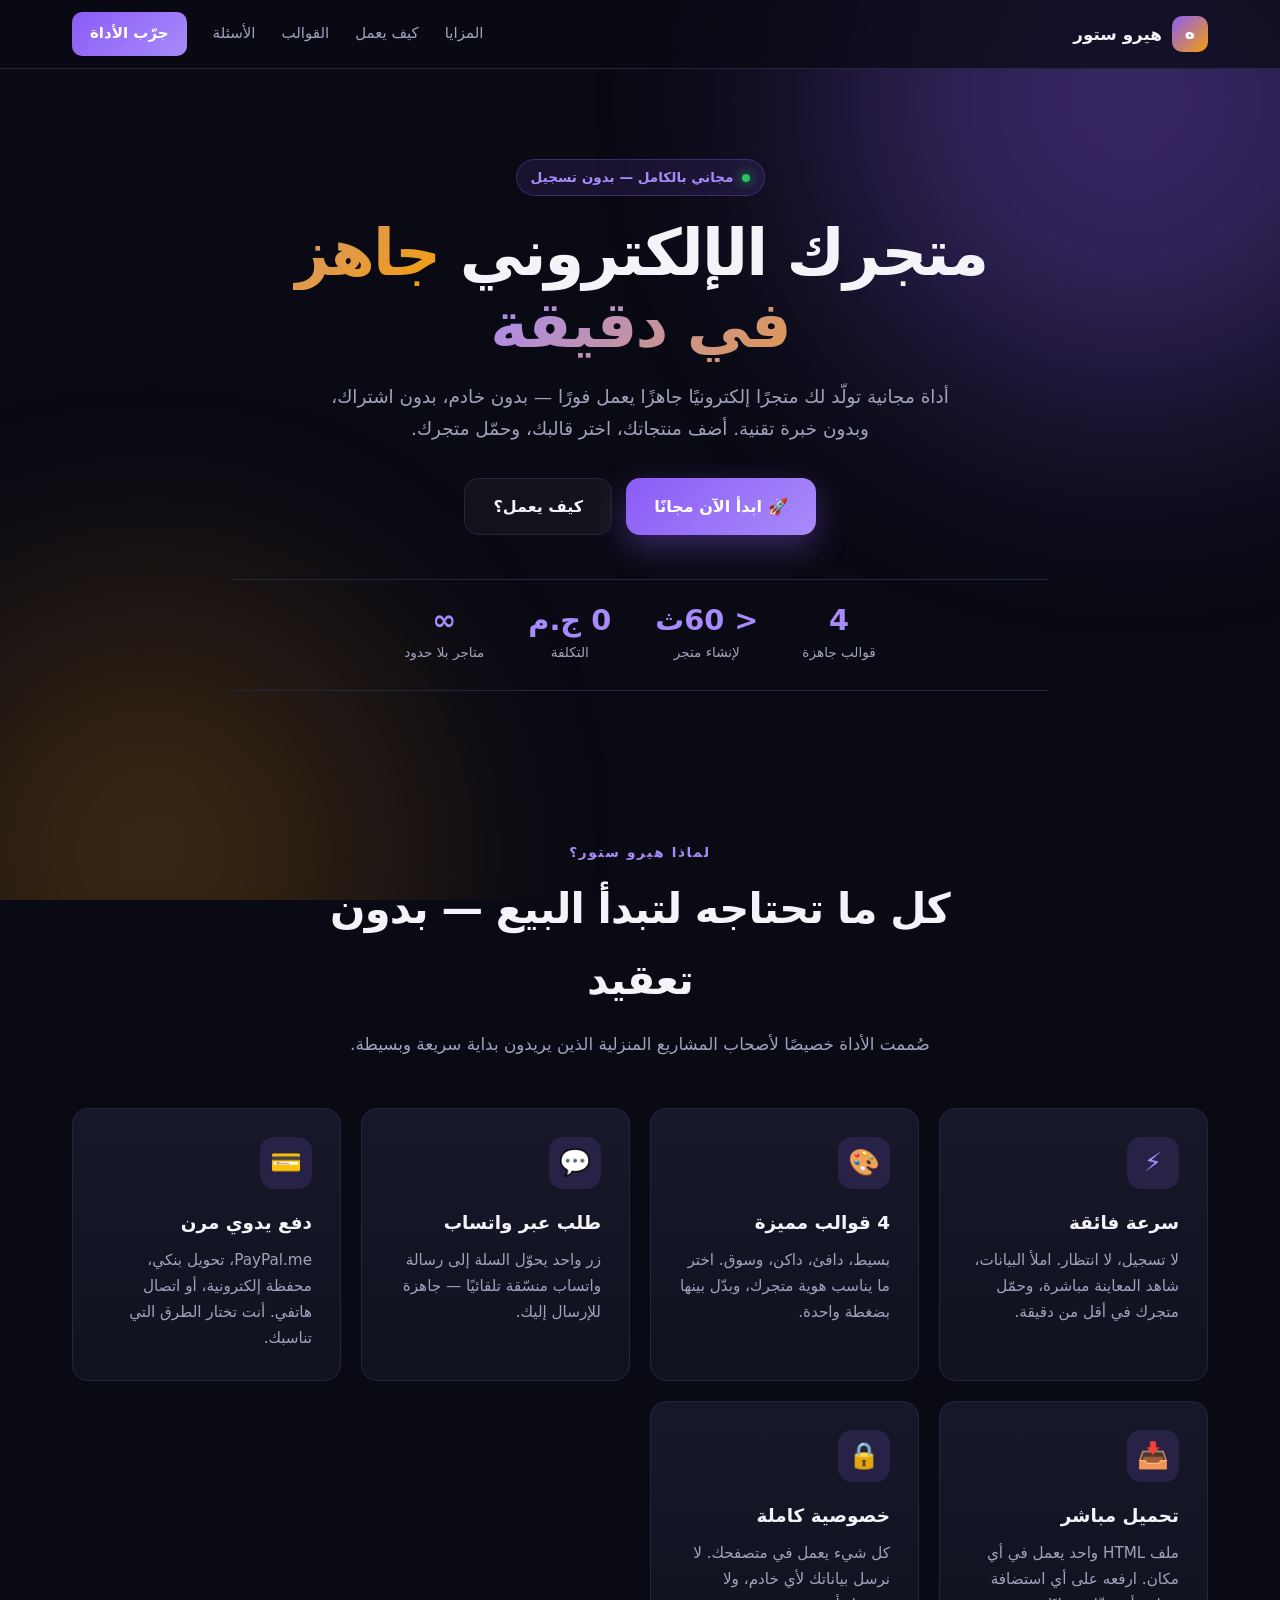
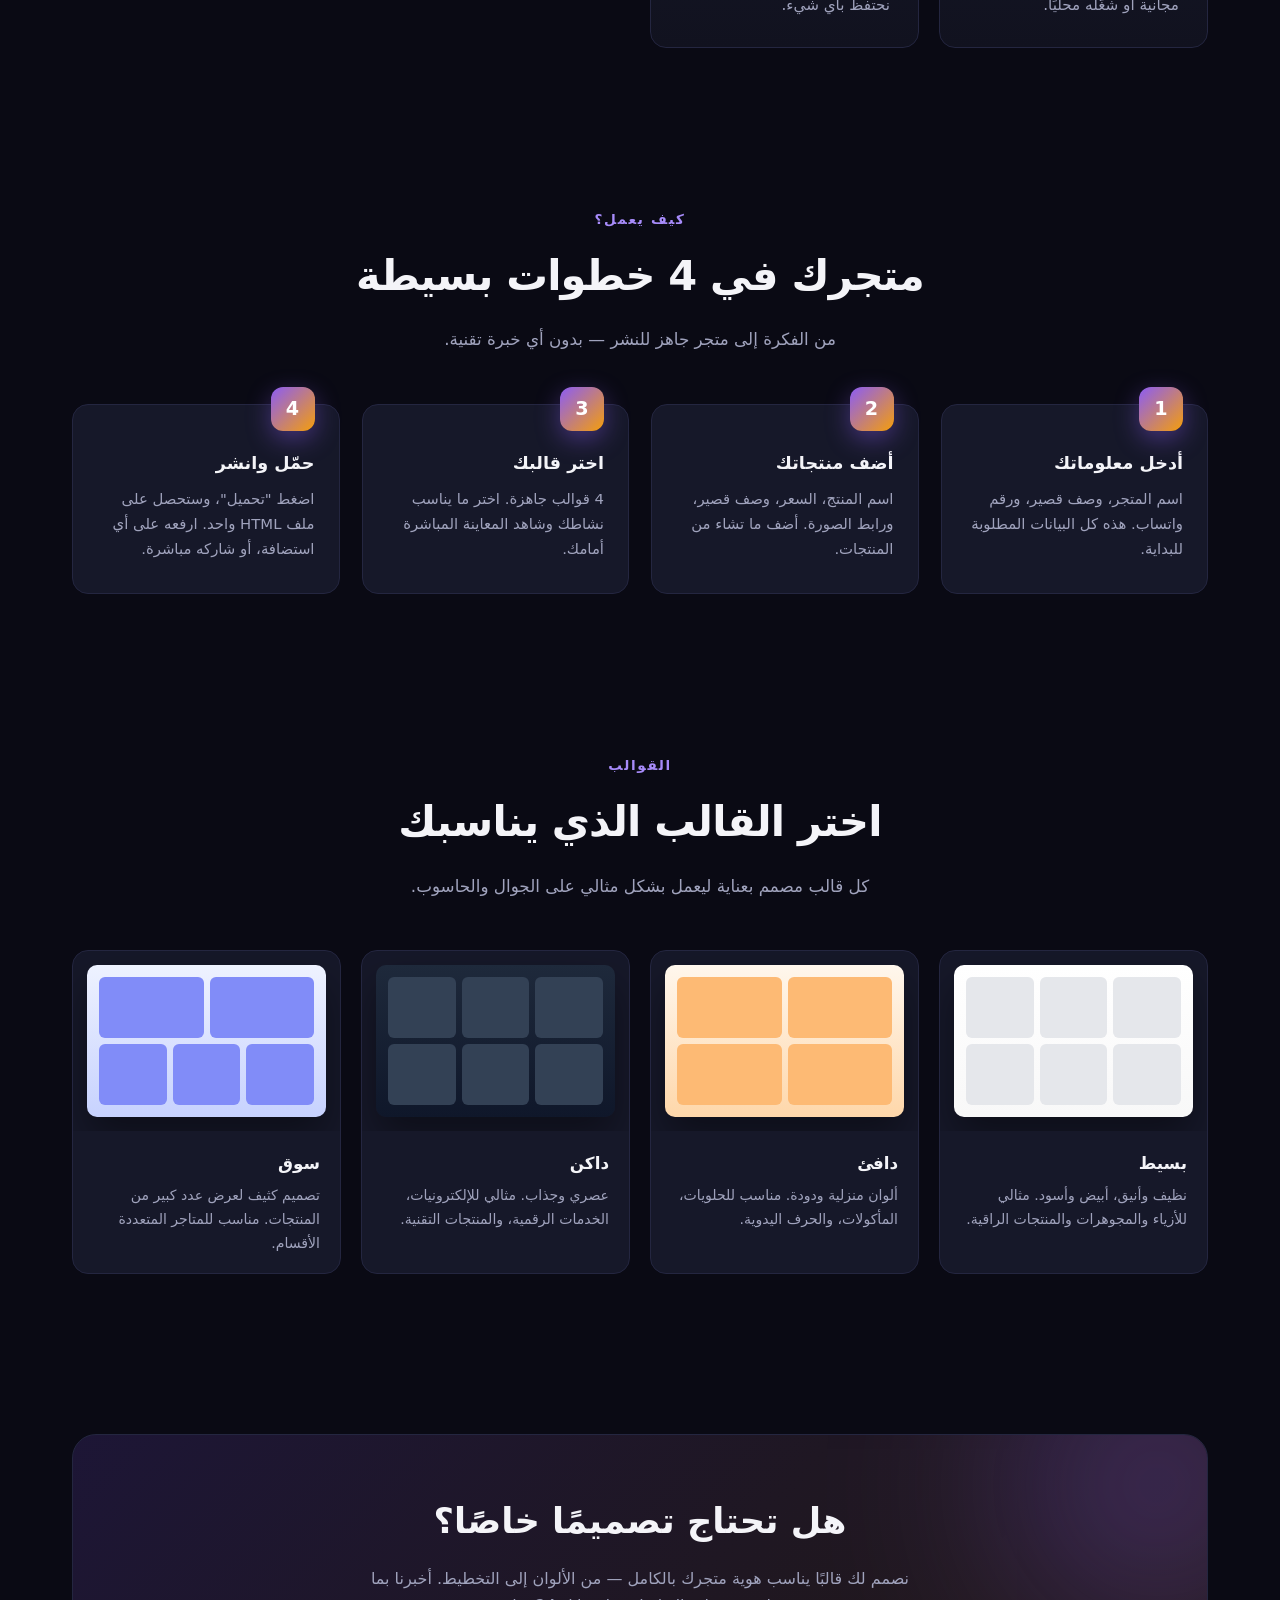
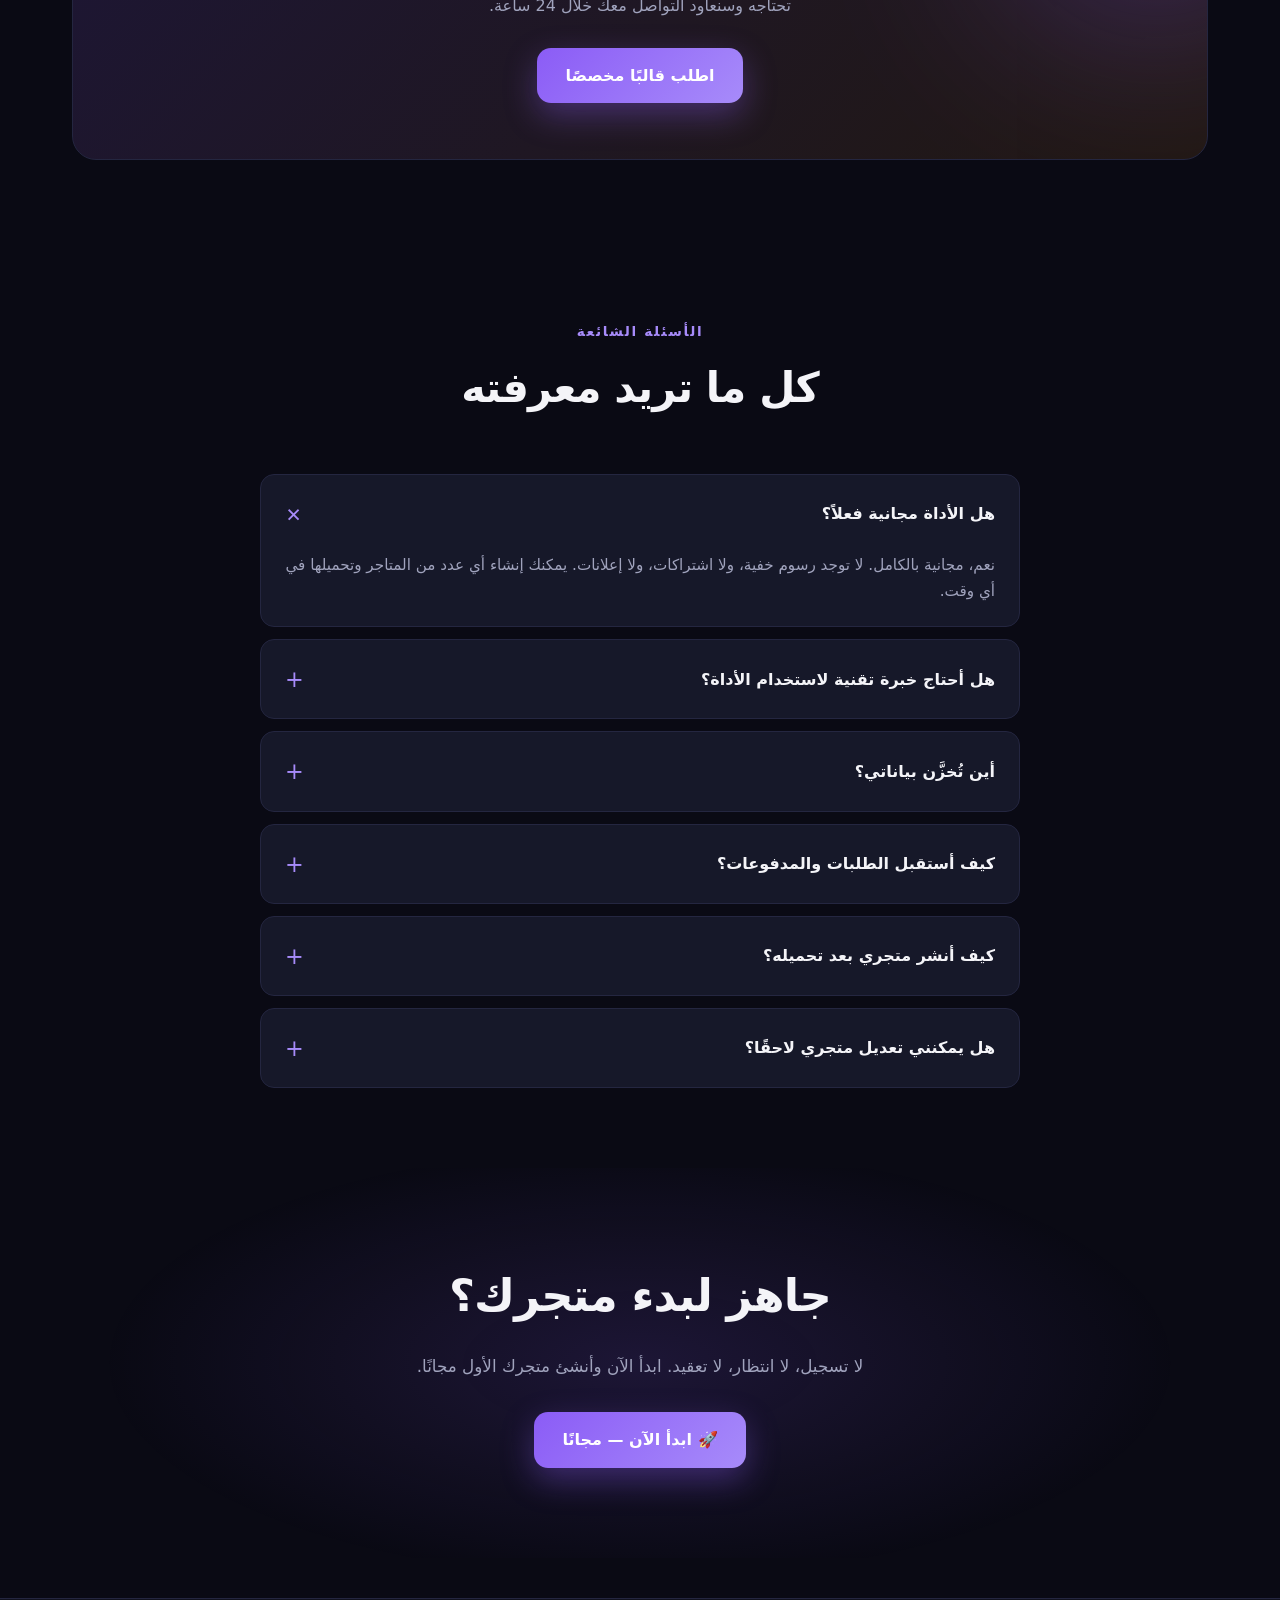
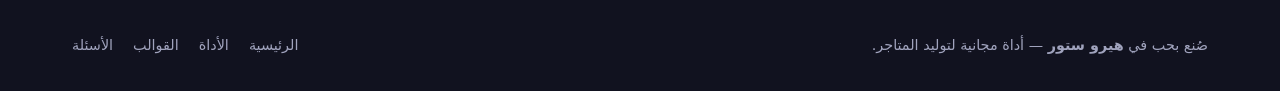
<file: services/store-builder/index.html>
<!DOCTYPE html>
<html lang="ar" dir="rtl">
<head>
<meta charset="UTF-8" />
<meta name="viewport" content="width=device-width, initial-scale=1.0" />
<title>مولّد المتاجر المجاني — أنشئ متجرك الإلكتروني في دقيقة | هيرو ستور</title>
<meta name="description" content="أداة مجانية 100% لتوليد متجر إلكتروني جاهز في دقيقة. 4 قوالب مميزة، طلب عبر واتساب، دفع يدوي، وتحميل مباشر. بدون تسجيل، بدون خادم." />
<meta name="keywords" content="مولّد متاجر, متجر إلكتروني مجاني, متجر واتساب, قالب متجر جاهز, هيرو ستور" />
<link rel="canonical" href="services/store-builder/store-builder.html" />

<meta property="og:type" content="website" />
<meta property="og:title" content="مولّد المتاجر المجاني — هيرو ستور" />
<meta property="og:description" content="أنشئ متجرك الإلكتروني في دقيقة، حمّله، وشغّله في أي مكان. مجانًا بالكامل." />
<meta property="og:url" content="services/store-builder/store-builder.html" />
<meta property="og:locale" content="ar_AR" />
<meta name="twitter:card" content="summary_large_image" />
<meta name="twitter:title" content="مولّد المتاجر المجاني — هيرو ستور" />
<meta name="twitter:description" content="أنشئ متجرك الإلكتروني في دقيقة، مجانًا." />

<script type="application/ld+json">
{
  "@context": "https://schema.org",
  "@type": "WebApplication",
  "name": "مولّد المتاجر — هيرو ستور",
  "applicationCategory": "BusinessApplication",
  "operatingSystem": "Any",
  "offers": { "@type": "Offer", "price": "0", "priceCurrency": "USD" },
  "description": "أداة مجانية لتوليد متجر إلكتروني ثابت يعمل بدون خادم.",
  "featureList": ["4 قوالب جاهزة", "طلب عبر واتساب", "دفع يدوي متعدد", "تحميل مباشر"]
}
</script>

<style>
/* ============ RESET ============ */
*,*::before,*::after{box-sizing:border-box;margin:0;padding:0}
:root{
  --bg:#0a0a14; --bg-2:#11121f; --card:#161829;
  --fg:#f4f4f8; --muted:#a0a3bd; --border:#242640;
  --primary:#8b5cf6; --primary-2:#a78bfa; --accent:#f59e0b;
  --green:#22c55e; --radius:16px;
  --shadow:0 20px 60px rgba(139,92,246,.15);
  --font:'Segoe UI',Tahoma,system-ui,-apple-system,sans-serif;
}
html{scroll-behavior:smooth}
body{
  font-family:var(--font);background:var(--bg);color:var(--fg);
  line-height:1.7;-webkit-font-smoothing:antialiased;overflow-x:hidden;
}
img{max-width:100%;display:block}
a{color:inherit;text-decoration:none}
button{font:inherit;cursor:pointer;border:0;background:none}
.container{max-width:1180px;margin:0 auto;padding:0 22px}

/* ============ BACKGROUND FX ============ */
.bg-fx{position:fixed;inset:0;z-index:-1;overflow:hidden;pointer-events:none}
.bg-fx::before,.bg-fx::after{
  content:'';position:absolute;border-radius:50%;filter:blur(120px);opacity:.35;
}
.bg-fx::before{width:600px;height:600px;background:var(--primary);top:-200px;right:-150px}
.bg-fx::after{width:500px;height:500px;background:var(--accent);bottom:-200px;left:-100px;opacity:.2}

/* ============ HEADER ============ */
.site-header{
  position:sticky;top:0;z-index:50;
  background:rgba(10,10,20,.75);backdrop-filter:blur(14px);
  border-bottom:1px solid var(--border);
}
.header-inner{display:flex;align-items:center;justify-content:space-between;height:68px}
.brand{display:flex;align-items:center;gap:10px;font-weight:800}
.brand-mark{
  width:36px;height:36px;border-radius:10px;
  background:linear-gradient(135deg,var(--primary),var(--accent));
  color:#fff;display:grid;place-items:center;font-weight:900;font-size:1.1rem;
}
.brand-name{font-size:1.05rem}
.site-nav{display:flex;gap:26px;align-items:center;font-size:.94rem}
.site-nav a{color:var(--muted);transition:color .2s}
.site-nav a:hover{color:var(--fg)}
.nav-cta{
  background:linear-gradient(135deg,var(--primary),var(--primary-2));
  color:#fff !important;padding:9px 18px;border-radius:10px;font-weight:700;
  transition:transform .15s,box-shadow .2s;
}
.nav-cta:hover{transform:translateY(-1px);box-shadow:0 8px 24px rgba(139,92,246,.4)}
@media(max-width:720px){.site-nav a:not(.nav-cta){display:none}}

/* ============ HERO ============ */
.hero{padding:90px 0 70px;position:relative}
.hero-inner{text-align:center;max-width:860px;margin:0 auto}
.badge{
  display:inline-flex;align-items:center;gap:8px;
  background:rgba(139,92,246,.12);border:1px solid rgba(139,92,246,.3);
  color:var(--primary-2);padding:6px 14px;border-radius:100px;
  font-size:.85rem;font-weight:600;margin-bottom:22px;
}
.badge .dot{width:8px;height:8px;background:var(--green);border-radius:50%;box-shadow:0 0 12px var(--green)}
.hero h1{
  font-size:clamp(2.2rem,5.5vw,4rem);line-height:1.12;
  letter-spacing:-.03em;font-weight:900;margin-bottom:20px;
}
.grad{
  background:linear-gradient(135deg,var(--primary-2),var(--accent));
  -webkit-background-clip:text;background-clip:text;color:transparent;
}
.hero-sub{
  color:var(--muted);font-size:1.15rem;max-width:620px;margin:0 auto 34px;
}
.hero-actions{display:flex;gap:14px;justify-content:center;flex-wrap:wrap;margin-bottom:44px}
.btn{
  display:inline-flex;align-items:center;justify-content:center;gap:8px;
  padding:14px 28px;border-radius:14px;font-weight:700;font-size:1rem;
  transition:transform .15s,box-shadow .2s,background .2s;
}
.btn:active{transform:translateY(1px)}
.btn-primary{
  background:linear-gradient(135deg,var(--primary),var(--primary-2));
  color:#fff;box-shadow:0 12px 32px rgba(139,92,246,.35);
}
.btn-primary:hover{transform:translateY(-2px);box-shadow:0 16px 40px rgba(139,92,246,.5)}
.btn-ghost{
  background:rgba(255,255,255,.04);color:var(--fg);
  border:1px solid var(--border);
}
.btn-ghost:hover{border-color:var(--primary);background:rgba(139,92,246,.08)}

.hero-stats{
  display:flex;justify-content:center;gap:44px;flex-wrap:wrap;
  padding:26px 0;border-top:1px solid var(--border);border-bottom:1px solid var(--border);
  margin-top:20px;
}
.stat{text-align:center}
.stat-num{font-size:1.8rem;font-weight:900;color:var(--primary-2);line-height:1}
.stat-label{font-size:.85rem;color:var(--muted);margin-top:6px}

/* ============ SECTION ============ */
.section{padding:80px 0}
.section-head{text-align:center;max-width:680px;margin:0 auto 50px}
.section-head h2{
  font-size:clamp(1.7rem,3.8vw,2.6rem);letter-spacing:-.02em;
  font-weight:900;margin-bottom:14px;
}
.section-head p{color:var(--muted);font-size:1.05rem}
.eyebrow{
  color:var(--primary-2);font-weight:700;font-size:.85rem;
  letter-spacing:.12em;text-transform:uppercase;margin-bottom:10px;display:block;
}

/* ============ FEATURES ============ */
.features{display:grid;grid-template-columns:repeat(auto-fit,minmax(260px,1fr));gap:20px}
.feature{
  background:linear-gradient(180deg,var(--card),var(--bg-2));
  border:1px solid var(--border);border-radius:var(--radius);
  padding:28px;transition:transform .25s,border-color .25s;
}
.feature:hover{transform:translateY(-4px);border-color:var(--primary)}
.feature-icon{
  width:52px;height:52px;border-radius:14px;
  background:rgba(139,92,246,.15);color:var(--primary-2);
  display:grid;place-items:center;font-size:1.6rem;margin-bottom:18px;
}
.feature h3{font-size:1.15rem;margin-bottom:10px;font-weight:800}
.feature p{color:var(--muted);font-size:.95rem}

/* ============ HOW IT WORKS ============ */
.steps{display:grid;grid-template-columns:repeat(auto-fit,minmax(240px,1fr));gap:22px;position:relative}
.step-card{
  background:var(--card);border:1px solid var(--border);
  border-radius:var(--radius);padding:30px 24px;position:relative;
  transition:transform .25s,border-color .25s;
}
.step-card:hover{transform:translateY(-4px);border-color:var(--primary)}
.step-num{
  position:absolute;top:-18px;right:24px;
  width:44px;height:44px;border-radius:12px;
  background:linear-gradient(135deg,var(--primary),var(--accent));
  color:#fff;display:grid;place-items:center;
  font-weight:900;font-size:1.2rem;
  box-shadow:0 8px 24px rgba(139,92,246,.4);
}
.step-card h3{font-size:1.1rem;margin:14px 0 8px;font-weight:800}
.step-card p{color:var(--muted);font-size:.93rem}

/* ============ TEMPLATES SHOWCASE ============ */
.templates{display:grid;grid-template-columns:repeat(auto-fit,minmax(230px,1fr));gap:20px}
.tpl-card{
  background:var(--card);border:1px solid var(--border);
  border-radius:var(--radius);overflow:hidden;
  transition:transform .25s,border-color .25s,box-shadow .25s;
}
.tpl-card:hover{transform:translateY(-6px);border-color:var(--primary);box-shadow:var(--shadow)}
.tpl-visual{height:180px;position:relative;overflow:hidden;padding:18px}
.tpl-visual::before{
  content:'';position:absolute;inset:14px;border-radius:10px;
  box-shadow:0 20px 40px rgba(0,0,0,.4);
}
.tpl-minimal::before{background:linear-gradient(180deg,#fff,#f8f8f8)}
.tpl-warm::before{background:linear-gradient(180deg,#fff7ed,#fed7aa)}
.tpl-dark::before{background:linear-gradient(180deg,#1e293b,#0f172a)}
.tpl-market::before{background:linear-gradient(180deg,#eef2ff,#c7d2fe)}
.tpl-visual .mock{
  position:absolute;inset:26px;z-index:1;
  display:flex;flex-direction:column;gap:6px;
}
.tpl-visual .mock-row{display:flex;gap:6px;flex:1}
.tpl-visual .mock-box{flex:1;border-radius:6px;background:rgba(0,0,0,.08)}
.tpl-minimal .mock-box{background:#e5e7eb}
.tpl-warm .mock-box{background:#fdba74}
.tpl-dark .mock-box{background:#334155}
.tpl-market .mock-box{background:#818cf8}
.tpl-body{padding:18px 20px}
.tpl-body h3{font-size:1.05rem;margin-bottom:6px;font-weight:800}
.tpl-body p{color:var(--muted);font-size:.88rem}

/* ============ CUSTOM CTA ============ */
.custom-band{
  background:linear-gradient(135deg,rgba(139,92,246,.15),rgba(245,158,11,.1));
  border:1px solid var(--border);border-radius:24px;
  padding:56px 40px;text-align:center;position:relative;overflow:hidden;
}
.custom-band::before{
  content:'';position:absolute;top:-100px;right:-100px;
  width:300px;height:300px;background:var(--primary);
  border-radius:50%;filter:blur(100px);opacity:.3;
}
.custom-band h2{font-size:clamp(1.6rem,3.5vw,2.2rem);margin-bottom:14px;position:relative;font-weight:900}
.custom-band p{color:var(--muted);max-width:560px;margin:0 auto 28px;position:relative}
.custom-band .btn{position:relative}

/* ============ FAQ ============ */
.faq{max-width:760px;margin:0 auto;display:flex;flex-direction:column;gap:12px}
.faq-item{
  background:var(--card);border:1px solid var(--border);
  border-radius:14px;overflow:hidden;transition:border-color .2s;
}
.faq-item:hover{border-color:var(--primary)}
.faq-item summary{
  padding:20px 24px;font-weight:700;cursor:pointer;
  display:flex;justify-content:space-between;align-items:center;
  list-style:none;font-size:1rem;
}
.faq-item summary::-webkit-details-marker{display:none}
.faq-item summary::after{
  content:'+';font-size:1.4rem;color:var(--primary-2);
  transition:transform .25s;font-weight:400;
}
.faq-item[open] summary::after{transform:rotate(45deg)}
.faq-item .faq-body{
  padding:0 24px 22px;color:var(--muted);font-size:.95rem;
}

/* ============ FINAL CTA ============ */
.final-cta{
  text-align:center;padding:90px 22px;
  background:radial-gradient(60% 80% at 50% 50%,rgba(139,92,246,.15),transparent 70%);
}
.final-cta h2{font-size:clamp(1.8rem,4vw,2.8rem);font-weight:900;margin-bottom:18px;letter-spacing:-.02em}
.final-cta p{color:var(--muted);max-width:520px;margin:0 auto 32px;font-size:1.05rem}

/* ============ FOOTER ============ */
.site-footer{
  border-top:1px solid var(--border);padding:34px 0;margin-top:40px;
  background:var(--bg-2);
}
.footer-inner{
  display:flex;justify-content:space-between;align-items:center;
  flex-wrap:wrap;gap:16px;font-size:.9rem;color:var(--muted);
}
.footer-inner nav{display:flex;gap:20px;flex-wrap:wrap}
.footer-inner a:hover{color:var(--fg)}
</style>
</head>
<body>

<div class="bg-fx"></div>

<!-- ============ HEADER ============ -->
<header class="site-header">
  <div class="container header-inner">
    <a href="/" class="brand">
      <span class="brand-mark">ه</span>
      <span class="brand-name">هيرو ستور</span>
    </a>
    <nav class="site-nav">
      <a href="#features">المزايا</a>
      <a href="#how">كيف يعمل</a>
      <a href="#templates">القوالب</a>
      <a href="#faq">الأسئلة</a>
      <a href="services/store-builder/store-builder.html" class="nav-cta">جرّب الأداة</a>
    </nav>
  </div>
</header>

<!-- ============ HERO ============ -->
<section class="hero">
  <div class="container hero-inner">
    <span class="badge"><span class="dot"></span> مجاني بالكامل — بدون تسجيل</span>
    <h1>متجرك الإلكتروني <span class="grad">جاهز في دقيقة</span></h1>
    <p class="hero-sub">
      أداة مجانية تولّد لك متجرًا إلكترونيًا جاهزًا يعمل فورًا — بدون خادم، بدون اشتراك، وبدون خبرة تقنية. أضف منتجاتك، اختر قالبك، وحمّل متجرك.
    </p>
    <div class="hero-actions">
      <a href="services/store-builder/store-builder.html" class="btn btn-primary">🚀 ابدأ الآن مجانًا</a>
      <a href="#how" class="btn btn-ghost">كيف يعمل؟</a>
    </div>

    <div class="hero-stats">
      <div class="stat"><div class="stat-num">4</div><div class="stat-label">قوالب جاهزة</div></div>
      <div class="stat"><div class="stat-num">&lt; 60ث</div><div class="stat-label">لإنشاء متجر</div></div>
      <div class="stat"><div class="stat-num">0 ج.م</div><div class="stat-label">التكلفة</div></div>
      <div class="stat"><div class="stat-num">∞</div><div class="stat-label">متاجر بلا حدود</div></div>
    </div>
  </div>
</section>

<!-- ============ FEATURES ============ -->
<section id="features" class="section">
  <div class="container">
    <header class="section-head">
      <span class="eyebrow">لماذا هيرو ستور؟</span>
      <h2>كل ما تحتاجه لتبدأ البيع — بدون تعقيد</h2>
      <p>صُممت الأداة خصيصًا لأصحاب المشاريع المنزلية الذين يريدون بداية سريعة وبسيطة.</p>
    </header>

    <div class="features">
      <article class="feature">
        <div class="feature-icon">⚡</div>
        <h3>سرعة فائقة</h3>
        <p>لا تسجيل، لا انتظار. املأ البيانات، شاهد المعاينة مباشرة، وحمّل متجرك في أقل من دقيقة.</p>
      </article>
      <article class="feature">
        <div class="feature-icon">🎨</div>
        <h3>4 قوالب مميزة</h3>
        <p>بسيط، دافئ، داكن، وسوق. اختر ما يناسب هوية متجرك، وبدّل بينها بضغطة واحدة.</p>
      </article>
      <article class="feature">
        <div class="feature-icon">💬</div>
        <h3>طلب عبر واتساب</h3>
        <p>زر واحد يحوّل السلة إلى رسالة واتساب منسّقة تلقائيًا — جاهزة للإرسال إليك.</p>
      </article>
      <article class="feature">
        <div class="feature-icon">💳</div>
        <h3>دفع يدوي مرن</h3>
        <p>PayPal.me، تحويل بنكي، محفظة إلكترونية، أو اتصال هاتفي. أنت تختار الطرق التي تناسبك.</p>
      </article>
      <article class="feature">
        <div class="feature-icon">📥</div>
        <h3>تحميل مباشر</h3>
        <p>ملف HTML واحد يعمل في أي مكان. ارفعه على أي استضافة مجانية أو شغّله محليًا.</p>
      </article>
      <article class="feature">
        <div class="feature-icon">🔒</div>
        <h3>خصوصية كاملة</h3>
        <p>كل شيء يعمل في متصفحك. لا نرسل بياناتك لأي خادم، ولا نحتفظ بأي شيء.</p>
      </article>
    </div>
  </div>
</section>

<!-- ============ HOW IT WORKS ============ -->
<section id="how" class="section">
  <div class="container">
    <header class="section-head">
      <span class="eyebrow">كيف يعمل؟</span>
      <h2>متجرك في 4 خطوات بسيطة</h2>
      <p>من الفكرة إلى متجر جاهز للنشر — بدون أي خبرة تقنية.</p>
    </header>

    <div class="steps">
      <article class="step-card">
        <div class="step-num">1</div>
        <h3>أدخل معلوماتك</h3>
        <p>اسم المتجر، وصف قصير، ورقم واتساب. هذه كل البيانات المطلوبة للبداية.</p>
      </article>
      <article class="step-card">
        <div class="step-num">2</div>
        <h3>أضف منتجاتك</h3>
        <p>اسم المنتج، السعر، وصف قصير، ورابط الصورة. أضف ما تشاء من المنتجات.</p>
      </article>
      <article class="step-card">
        <div class="step-num">3</div>
        <h3>اختر قالبك</h3>
        <p>4 قوالب جاهزة. اختر ما يناسب نشاطك وشاهد المعاينة المباشرة أمامك.</p>
      </article>
      <article class="step-card">
        <div class="step-num">4</div>
        <h3>حمّل وانشر</h3>
        <p>اضغط "تحميل"، وستحصل على ملف HTML واحد. ارفعه على أي استضافة، أو شاركه مباشرة.</p>
      </article>
    </div>
  </div>
</section>

<!-- ============ TEMPLATES ============ -->
<section id="templates" class="section">
  <div class="container">
    <header class="section-head">
      <span class="eyebrow">القوالب</span>
      <h2>اختر القالب الذي يناسبك</h2>
      <p>كل قالب مصمم بعناية ليعمل بشكل مثالي على الجوال والحاسوب.</p>
    </header>

    <div class="templates">
      <article class="tpl-card">
        <div class="tpl-visual tpl-minimal">
          <div class="mock">
            <div class="mock-row"><div class="mock-box"></div><div class="mock-box"></div><div class="mock-box"></div></div>
            <div class="mock-row"><div class="mock-box"></div><div class="mock-box"></div><div class="mock-box"></div></div>
          </div>
        </div>
        <div class="tpl-body">
          <h3>بسيط</h3>
          <p>نظيف وأنيق، أبيض وأسود. مثالي للأزياء والمجوهرات والمنتجات الراقية.</p>
        </div>
      </article>

      <article class="tpl-card">
        <div class="tpl-visual tpl-warm">
          <div class="mock">
            <div class="mock-row"><div class="mock-box"></div><div class="mock-box"></div></div>
            <div class="mock-row"><div class="mock-box"></div><div class="mock-box"></div></div>
          </div>
        </div>
        <div class="tpl-body">
          <h3>دافئ</h3>
          <p>ألوان منزلية ودودة. مناسب للحلويات، المأكولات، والحرف اليدوية.</p>
        </div>
      </article>

      <article class="tpl-card">
        <div class="tpl-visual tpl-dark">
          <div class="mock">
            <div class="mock-row"><div class="mock-box"></div><div class="mock-box"></div><div class="mock-box"></div></div>
            <div class="mock-row"><div class="mock-box"></div><div class="mock-box"></div><div class="mock-box"></div></div>
          </div>
        </div>
        <div class="tpl-body">
          <h3>داكن</h3>
          <p>عصري وجذاب. مثالي للإلكترونيات، الخدمات الرقمية، والمنتجات التقنية.</p>
        </div>
      </article>

      <article class="tpl-card">
        <div class="tpl-visual tpl-market">
          <div class="mock">
            <div class="mock-row"><div class="mock-box"></div><div class="mock-box"></div></div>
            <div class="mock-row"><div class="mock-box"></div><div class="mock-box"></div><div class="mock-box"></div></div>
          </div>
        </div>
        <div class="tpl-body">
          <h3>سوق</h3>
          <p>تصميم كثيف لعرض عدد كبير من المنتجات. مناسب للمتاجر المتعددة الأقسام.</p>
        </div>
      </article>
    </div>
  </div>
</section>

<!-- ============ CUSTOM TEMPLATES ============ -->
<section class="section">
  <div class="container">
    <div class="custom-band">
      <h2>هل تحتاج تصميمًا خاصًا؟</h2>
      <p>نصمم لك قالبًا يناسب هوية متجرك بالكامل — من الألوان إلى التخطيط. أخبرنا بما تحتاجه وسنعاود التواصل معك خلال 24 ساعة.</p>
      <a href="services/store-builder/store-builder.html#custom" class="btn btn-primary">اطلب قالبًا مخصصًا</a>
    </div>
  </div>
</section>

<!-- ============ FAQ ============ -->
<section id="faq" class="section">
  <div class="container">
    <header class="section-head">
      <span class="eyebrow">الأسئلة الشائعة</span>
      <h2>كل ما تريد معرفته</h2>
    </header>

    <div class="faq">
      <details class="faq-item" open>
        <summary>هل الأداة مجانية فعلاً؟</summary>
        <div class="faq-body">نعم، مجانية بالكامل. لا توجد رسوم خفية، ولا اشتراكات، ولا إعلانات. يمكنك إنشاء أي عدد من المتاجر وتحميلها في أي وقت.</div>
      </details>

      <details class="faq-item">
        <summary>هل أحتاج خبرة تقنية لاستخدام الأداة؟</summary>
        <div class="faq-body">إطلاقًا. الأداة مصممة لأصحاب المشاريع المنزلية بدون أي خلفية تقنية. تملأ البيانات، تضغط زرًا واحدًا، وتحصل على متجرك جاهزًا.</div>
      </details>

      <details class="faq-item">
        <summary>أين تُخزَّن بياناتي؟</summary>
        <div class="faq-body">كل شيء يعمل داخل متصفحك فقط. لا نرسل بياناتك لأي خادم، ولا نحتفظ بها. حتى لو أغلقت الصفحة، يبقى مشروعك محفوظًا في متصفحك لتعود إليه لاحقًا.</div>
      </details>

      <details class="faq-item">
        <summary>كيف أستقبل الطلبات والمدفوعات؟</summary>
        <div class="faq-body">الأداة لا تتعامل مع المدفوعات مباشرة. أنت تختار طرق الدفع التي تريد عرضها: طلب عبر واتساب، PayPal.me، تحويل بنكي، محفظة إلكترونية، أو اتصال هاتفي. العميل يرسل الطلب ويؤكد الدفع معك مباشرة.</div>
      </details>

      <details class="faq-item">
        <summary>كيف أنشر متجري بعد تحميله؟</summary>
        <div class="faq-body">الملف الذي تحصل عليه هو HTML واحد يعمل في أي مكان. يمكنك رفعه على استضافة مجانية مثل GitHub Pages أو Netlify، أو حتى فتحه مباشرة من جهازك. أيضًا يمكنك مشاركته عبر أي منصة.</div>
      </details>

      <details class="faq-item">
        <summary>هل يمكنني تعديل متجري لاحقًا؟</summary>
        <div class="faq-body">نعم. الأداة تحفظ مشروعك تلقائيًا في متصفحك. عندما تعود، تجد كل شيء كما تركته، وتستطيع التعديل وإعادة التحميل بضغطة واحدة.</div>
      </details>
    </div>
  </div>
</section>

<!-- ============ FINAL CTA ============ -->
<section class="final-cta">
  <div class="container">
    <h2>جاهز لبدء متجرك؟</h2>
    <p>لا تسجيل، لا انتظار، لا تعقيد. ابدأ الآن وأنشئ متجرك الأول مجانًا.</p>
    <a href="services/store-builder/store-builder.htmll" class="btn btn-primary">🚀 ابدأ الآن — مجانًا</a>
  </div>
</section>

<!-- ============ FOOTER ============ -->
<footer class="site-footer">
  <div class="container footer-inner">
    <p>صُنع بحب في <strong>هيرو ستور</strong> — أداة مجانية لتوليد المتاجر.</p>
    <nav>
      <a href="/">الرئيسية</a>
      <a href="services/store-builder/store-builder.html">الأداة</a>
      <a href="#templates">القوالب</a>
      <a href="#faq">الأسئلة</a>
    </nav>
  </div>
</footer>

</body>
</html>
</file>
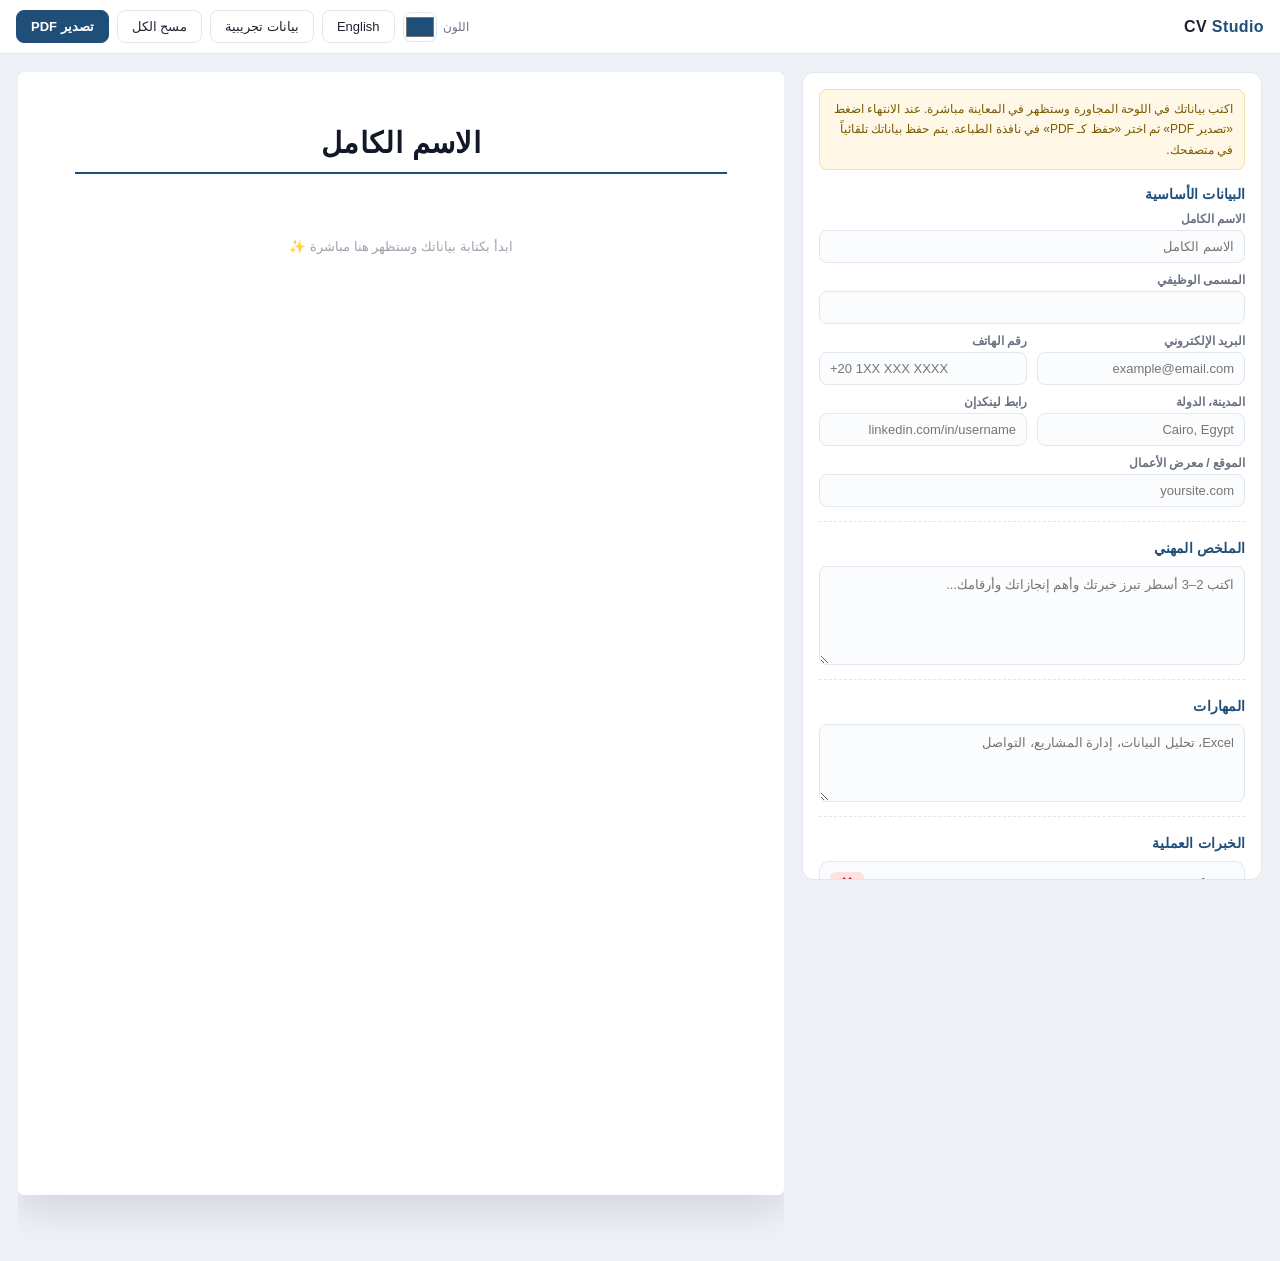
<file: cv_generator.html>
<!DOCTYPE html>
<html lang="ar" dir="rtl">
<head>
<meta charset="utf-8">
<meta name="viewport" content="width=device-width, initial-scale=1">
<title>منشئ السيرة الذاتية | CV Studio</title>
<style>
  :root{
    --bg:#eef1f6; --panel:#fff; --ink:#1f2430; --muted:#6b7280;
    --line:#e2e6ee; --accent:#1f4e79;
  }
  *{box-sizing:border-box}
  body{margin:0;font-family:'Segoe UI',Tahoma,Arial,sans-serif;background:var(--bg);color:var(--ink)}

  /* ===== Top bar ===== */
  .topbar{position:sticky;top:0;z-index:30;display:flex;gap:10px;align-items:center;
    justify-content:space-between;padding:10px 16px;background:#fff;
    border-bottom:1px solid var(--line);flex-wrap:wrap}
  .brand{font-weight:800;letter-spacing:.4px;font-size:16px}
  .brand span{color:var(--accent)}
  .actions{display:flex;gap:8px;align-items:center;flex-wrap:wrap}
  button{font:inherit;font-size:13px;cursor:pointer;border:1px solid var(--line);
    background:#fff;color:var(--ink);padding:8px 14px;border-radius:8px;transition:.15s}
  button:hover{background:#f5f7fb}
  button.primary{background:var(--accent);color:#fff;border-color:var(--accent);font-weight:700}
  button.primary:hover{filter:brightness(1.12)}
  .colorWrap{display:flex;align-items:center;gap:6px;font-size:12px;color:var(--muted)}
  input[type=color]{width:34px;height:30px;padding:0;border:1px solid var(--line);
    border-radius:8px;background:#fff;cursor:pointer}

  /* ===== Layout ===== */
  .app{display:grid;grid-template-columns:minmax(360px,460px) 1fr;gap:18px;
    padding:18px;align-items:start;max-width:1680px;margin:0 auto}
  .editor{background:#fff;border:1px solid var(--line);border-radius:12px;padding:16px;
    max-height:calc(100vh - 92px);overflow:auto}
  .previewWrap{display:flex;justify-content:center;padding-bottom:48px;overflow:auto}

  /* ===== Editor form ===== */
  .hint{font-size:12px;line-height:1.7;color:#7a5b00;background:#fff8e6;
    border:1px solid #f3e0a8;padding:9px 11px;border-radius:8px;margin-bottom:16px}
  .panel{margin-bottom:18px;padding-bottom:14px;border-bottom:1px dashed var(--line)}
  .panel:last-child{border-bottom:0;margin-bottom:0;padding-bottom:0}
  .panel h3{margin:0 0 10px;font-size:13.5px;color:var(--accent);
    text-transform:none;letter-spacing:.2px}
  .grid{display:grid;grid-template-columns:1fr 1fr;gap:10px}
  .grid .full{grid-column:1/-1}
  .fld{display:flex;flex-direction:column;gap:4px;font-size:12px;color:var(--muted)}
  .fld span{font-weight:600}
  input[type=text],input[type=email],input[type=tel],input[type=url],textarea{
    width:100%;padding:8px 10px;border:1px solid var(--line);border-radius:8px;
    font:inherit;font-size:13px;color:var(--ink);background:#fbfcfe}
  input:focus,textarea:focus{outline:none;border-color:var(--accent);
    box-shadow:0 0 0 3px rgba(31,78,121,.13)}
  textarea{resize:vertical;min-height:58px;line-height:1.55}
  .card{border:1px solid var(--line);border-radius:10px;padding:10px;
    margin-bottom:10px;background:#fafbfe}
  .card-head{display:flex;justify-content:space-between;align-items:center;
    margin-bottom:8px;font-size:12px;color:var(--muted);font-weight:700}
  .del{border:0;background:#fee2e2;color:#b91c1c;padding:3px 11px;border-radius:6px;
    font-size:14px;line-height:1.1;font-weight:700}
  .del:hover{background:#fecaca}
  .add{border:1px dashed var(--accent);color:var(--accent);background:#fff;width:100%;
    padding:9px;border-radius:8px;margin-top:2px;font-weight:600}
  .add:hover{background:#f0f6fc}
  .chk{display:flex;gap:7px;align-items:center;font-size:12.5px;color:var(--muted);
    margin:8px 0 6px;cursor:pointer}

  /* ===== CV Paper ===== */
  .paper{--accent:#1f4e79;width:210mm;min-height:297mm;background:#fff;
    padding:14mm 15mm;box-shadow:0 12px 44px rgba(16,24,40,.14);border-radius:6px;
    font-family:'Segoe UI',Tahoma,Arial,sans-serif;color:#1f2430;
    font-size:10.5pt;line-height:1.55}
  .cv-head{text-align:center;border-bottom:2.2px solid var(--accent);
    padding-bottom:10px;margin-bottom:14px}
  .cv-head h1{font-size:22pt;margin:0;letter-spacing:.4px;color:#111827;line-height:1.25}
  .cv-title{font-size:11.5pt;color:var(--accent);font-weight:700;margin-top:3px}
  .cv-contact{font-size:9.3pt;color:#4b5563;margin-top:7px;line-height:1.6}
  .cv-contact .sep{color:#9ca3af}
  .cv-sec{margin-bottom:13px}
  .cv-sec h2{font-size:10.8pt;text-transform:uppercase;letter-spacing:1.1px;
    color:var(--accent);margin:0 0 7px;padding-bottom:3px;border-bottom:1px solid #dcdfe6;font-weight:800}
  .item{margin-bottom:9px;break-inside:avoid}
  .item:last-child{margin-bottom:0}
  .item-head{display:flex;justify-content:space-between;gap:12px;align-items:baseline}
  .item-title{font-weight:700;font-size:10.8pt}
  .item-date{font-size:9pt;color:#6b7280;white-space:nowrap}
  .item-sub{font-size:9.8pt;color:#4b5563;font-style:italic}
  ul.bullets{margin:4px 0 0;padding-inline-start:17px}
  ul.bullets li{margin-bottom:2.5px}
  .skill-line,.lang-line{font-size:10pt}
  .empty-note{color:#9ca3af;font-size:10pt;text-align:center;margin-top:60px;line-height:2}

  /* ===== Responsive ===== */
  @media(max-width:1000px){
    .app{grid-template-columns:1fr;padding:12px}
    .editor{max-height:none}
  }
  @media(max-width:900px){
    .paper{width:100%;min-height:auto;padding:22px 18px;font-size:10pt}
  }

  /* ===== PRINT / PDF ===== */
  @page{size:A4;margin:12mm}
  @media print{
    body{background:#fff}
    .topbar,.editor,.hint{display:none!important}
    .app{display:block;padding:0;margin:0;max-width:none}
    .previewWrap{padding:0;display:block;overflow:visible}
    .paper{width:auto;min-height:0;margin:0;padding:0;box-shadow:none;
      border:0;border-radius:0;background:#fff}
    *{-webkit-print-color-adjust:exact;print-color-adjust:exact}
  }
</style>
</head>
<body>

<header class="topbar">
  <div class="brand">CV <span>Studio</span></div>
  <div class="actions">
    <div class="colorWrap"><span id="accentLabel">اللون</span>
      <input type="color" id="accent" value="#1f4e79" title="Accent color">
    </div>
    <button type="button" id="btnLang">English</button>
    <button type="button" id="btnSample">بيانات تجريبية</button>
    <button type="button" id="btnClear">مسح الكل</button>
    <button type="button" id="btnPrint" class="primary">تصدير PDF</button>
  </div>
</header>

<main class="app">
  <section class="editor" id="editor"></section>
  <section class="previewWrap"><div class="paper" id="paper"></div></section>
</main>

<script>
/* =========================================================
   1) LABELS  (UI + CV section titles)
   ========================================================= */
const LABELS = {
  ar: {
    personal:'البيانات الأساسية', name:'الاسم الكامل', title:'المسمى الوظيفي',
    email:'البريد الإلكتروني', phone:'رقم الهاتف', location:'المدينة، الدولة',
    linkedin:'رابط لينكدإن', website:'الموقع / معرض الأعمال',
    summary:'الملخص المهني', skills:'المهارات', exp:'الخبرات العملية', edu:'التعليم',
    certs:'الشهادات والدورات', langs:'اللغات', projects:'المشاريع',
    addExp:'+ إضافة خبرة', addEdu:'+ إضافة مؤهل تعليمي',
    jobTitle:'المسمى الوظيفي', company:'الشركة / الجهة', start:'من (شهر/سنة)',
    end:'إلى (شهر/سنة)', current:'أعمل هنا حتى الآن',
    bullets:'المهام والإنجازات — كل إنجاز في سطر منفصل',
    degree:'الدرجة العلمية والتخصص', school:'الجامعة / المعهد',
    year:'سنة التخرج', details:'تفاصيل إضافية (اختياري)',
    expItem:'خبرة', eduItem:'مؤهل',
    summaryPh:'اكتب 2–3 أسطر تبرز خبرتك وأهم إنجازاتك وأرقامك...',
    skillsPh:'Excel، تحليل البيانات، إدارة المشاريع، التواصل',
    certsPh:'شهادة PMP — معهد إدارة المشاريع، 2023',
    langsPh:'العربية — اللغة الأم\nالإنجليزية — متقدم (IELTS 7.0)',
    projectsPh:'اسم المشروع — وصف مختصر ودورك فيه',
    phName:'الاسم الكامل', present:'حتى الآن',
    export:'تصدير PDF', sample:'بيانات تجريبية', clear:'مسح الكل',
    lang:'English', accent:'اللون', hint:'hint_ar'
  },
  en: {
    personal:'Personal Details', name:'Full Name', title:'Job Title',
    email:'Email', phone:'Phone', location:'City, Country',
    linkedin:'LinkedIn', website:'Website / Portfolio',
    summary:'Professional Summary', skills:'Skills', exp:'Work Experience',
    edu:'Education', certs:'Certifications & Training', langs:'Languages',
    projects:'Projects',
    addExp:'+ Add Experience', addEdu:'+ Add Education',
    jobTitle:'Job Title', company:'Company', start:'From (Month/Year)',
    end:'To (Month/Year)', current:'I currently work here',
    bullets:'Achievements & responsibilities — one per line',
    degree:'Degree & Major', school:'University / Institute',
    year:'Graduation Year', details:'Additional details (optional)',
    expItem:'Experience', eduItem:'Education',
    summaryPh:'Write 2–3 lines highlighting your experience and key results...',
    skillsPh:'SQL, Data Analysis, Project Management, Communication',
    certsPh:'PMP — Project Management Institute, 2023',
    langsPh:'Arabic — Native\nEnglish — Advanced (IELTS 7.0)',
    projectsPh:'Project Name — short description and your role',
    phName:'Your Full Name', present:'Present',
    export:'Export PDF', sample:'Sample Data', clear:'Clear All',
    lang:'العربية', accent:'Color', hint:'hint_en'
  }
};
const HINTS = {
  ar:'اكتب بياناتك في اللوحة المجاورة وستظهر في المعاينة مباشرة. عند الانتهاء اضغط «تصدير PDF» ثم اختر «حفظ كـ PDF» في نافذة الطباعة. يتم حفظ بياناتك تلقائياً في متصفحك.',
  en:'Fill in your details on the left — the preview updates live. When done, click "Export PDF" then choose "Save as PDF" in the print dialog. Your data is auto-saved in your browser.'
};

/* =========================================================
   2) STATE
   ========================================================= */
const STORE_KEY = 'cvstudio_v1';

const blank = () => ({
  lang:'ar', accent:'#1f4e79',
  personal:{name:'',title:'',email:'',phone:'',location:'',linkedin:'',website:''},
  meta:{summary:'',skills:'',certs:'',langs:'',projects:''},
  experience:[{title:'',company:'',location:'',start:'',end:'',current:false,bullets:''}],
  education:[{degree:'',school:'',year:'',details:''}]
});

const SAMPLE = {
  ar: {
    personal:{ name:'أحمد محمد السيد', title:'محلل بيانات أول',
      email:'ahmed.sayed@email.com', phone:'+20 100 123 4567',
      location:'القاهرة، مصر', linkedin:'linkedin.com/in/ahmedsayed', website:'' },
    meta:{
      summary:'محلل بيانات بخبرة تتجاوز 5 سنوات في تحليل البيانات وبناء لوحات المعلومات ودعم القرارات الاستراتيجية. متخصص في SQL وPower BI وأتمتة التقارير، مع سجل مثبت في تحسين الكفاءة التشغيلية بنسبة تصل إلى 30%.',
      skills:'SQL، Python، Power BI، Excel المتقدم، Tableau، تحليل الأعمال، إدارة أصحاب المصلحة، العرض والتقديم',
      certs:'شهادة Google Data Analytics — Coursera، 2023\nشهادة Microsoft Power BI — Microsoft، 2022',
      langs:'العربية — اللغة الأم\nالإنجليزية — متقدم (IELTS 7.0)',
      projects:'لوحة متابعة المبيعات — تصميم لوحة تفاعلية لمتابعة أداء 12 فرعاً بشكل لحظي'
    },
    experience:[
      { title:'محلل بيانات أول', company:'شركة النيل للتجارة', location:'القاهرة',
        start:'2021', end:'', current:true,
        bullets:'أتمتة 15 تقريراً شهرياً باستخدام Python، مما وفّر 20 ساعة عمل أسبوعياً.\nبناء لوحات معلومات تنفيذية رفعت دقة التوقعات بنسبة 25%.\nقيادة فريق من 3 محللين وتدريبهم على أدوات التحليل الحديثة.' },
      { title:'محلل بيانات', company:'مجموعة الدلتا', location:'الجيزة',
        start:'2018', end:'2021', current:false,
        bullets:'تحليل بيانات مبيعات أكثر من 200 منتج وتحديد فرص نمو بنسبة 12%.\nتطوير نماذج تنبؤية لتقدير الطلب الشهري.' }
    ],
    education:[
      { degree:'بكالوريوس إدارة أعمال — تخصص نظم المعلومات', school:'جامعة القاهرة',
        year:'2018', details:'تقدير جيد جداً — مشروع تخرج عن تحليل البيانات الضخمة' }
    ]
  },
  en: {
    personal:{ name:'Ahmed Mohamed Elsayed', title:'Senior Data Analyst',
      email:'ahmed.sayed@email.com', phone:'+20 100 123 4567',
      location:'Cairo, Egypt', linkedin:'linkedin.com/in/ahmedsayed', website:'' },
    meta:{
      summary:'Data Analyst with 5+ years of experience in data analysis, dashboard development, and strategic decision support. Specialized in SQL, Power BI, and report automation, with a proven record of improving operational efficiency by up to 30%.',
      skills:'SQL, Python, Power BI, Advanced Excel, Tableau, Business Analysis, Stakeholder Management, Presentation Skills',
      certs:'Google Data Analytics Certificate — Coursera, 2023\nMicrosoft Power BI Certificate — Microsoft, 2022',
      langs:'Arabic — Native\nEnglish — Advanced (IELTS 7.0)',
      projects:'Sales Tracking Dashboard — Built an interactive dashboard monitoring 12 branches in real time'
    },
    experience:[
      { title:'Senior Data Analyst', company:'Nile Trading Co.', location:'Cairo',
        start:'2021', end:'', current:true,
        bullets:'Automated 15 monthly reports using Python, saving 20 work-hours per week.\nBuilt executive dashboards that improved forecast accuracy by 25%.\nLed a team of 3 analysts and trained them on modern analytics tools.' },
      { title:'Data Analyst', company:'Delta Group', location:'Giza',
        start:'2018', end:'2021', current:false,
        bullets:'Analyzed sales data for 200+ products and identified 12% growth opportunities.\nDeveloped predictive models for monthly demand forecasting.' }
    ],
    education:[
      { degree:'BSc in Business Administration — Information Systems', school:'Cairo University',
        year:'2018', details:'Very Good — Graduation project on Big Data Analytics' }
    ]
  }
};

let state = load() || blank();

/* =========================================================
   3) HELPERS
   ========================================================= */
const $ = s => document.querySelector(s);
const paper = $('#paper');
const editor = $('#editor');
const L = () => LABELS[state.lang];

const esc = s => String(s ?? '').replace(/[&<>"]/g,
  c => ({'&':'&amp;','<':'&lt;','>':'&gt;','"':'&quot;'}[c]));

function save(){
  try { localStorage.setItem(STORE_KEY, JSON.stringify(state)); } catch(e){}
}
function load(){
  try {
    const raw = localStorage.getItem(STORE_KEY);
    if(!raw) return null;
    const s = JSON.parse(raw);
    return Object.assign(blank(), s);
  } catch(e){ return null; }
}

/* =========================================================
   4) EDITOR RENDERING
   ========================================================= */
function inp(label, sec, key, val, opts = {}){
  const { type='text', idx, ph='' } = opts;
  const idxAttr = idx !== undefined ? `data-idx="${idx}"` : '';
  return `<label class="fld"><span>${label}</span>
    <input type="${type}" data-sec="${sec}" data-key="${key}" ${idxAttr}
      value="${esc(val)}" placeholder="${esc(ph)}"></label>`;
}
function ta(sec, key, val, opts = {}){
  const { idx, ph='', rows=4 } = opts;
  const idxAttr = idx !== undefined ? `data-idx="${idx}"` : '';
  return `<label class="fld"><textarea rows="${rows}" data-sec="${sec}"
    data-key="${key}" ${idxAttr} placeholder="${esc(ph)}">${esc(val)}</textarea></label>`;
}

function renderEditor(){
  const t = L(), p = state.personal, m = state.meta;

  let h = `<div class="hint">${HINTS[state.lang]}</div>`;

  /* Personal */
  h += `<div class="panel"><h3>${t.personal}</h3><div class="grid">
    <div class="full">${inp(t.name,'personal','name',p.name,{ph:t.phName})}</div>
    <div class="full">${inp(t.title,'personal','title',p.title)}</div>
    ${inp(t.email,'personal','email',p.email,{type:'email',ph:'example@email.com'})}
    ${inp(t.phone,'personal','phone',p.phone,{type:'tel',ph:'+20 1XX XXX XXXX'})}
    ${inp(t.location,'personal','location',p.location,{ph:'Cairo, Egypt'})}
    ${inp(t.linkedin,'personal','linkedin',p.linkedin,{ph:'linkedin.com/in/username'})}
    <div class="full">${inp(t.website,'personal','website',p.website,{ph:'yoursite.com'})}</div>
  </div></div>`;

  /* Summary */
  h += `<div class="panel"><h3>${t.summary}</h3>
    ${ta('meta','summary',m.summary,{rows:4,ph:t.summaryPh})}</div>`;

  /* Skills */
  h += `<div class="panel"><h3>${t.skills}</h3>
    ${ta('meta','skills',m.skills,{rows:3,ph:t.skillsPh})}</div>`;

  /* Experience */
  h += `<div class="panel"><h3>${t.exp}</h3>`;
  state.experience.forEach((e,i)=>{
    h += `<div class="card">
      <div class="card-head"><span>${t.expItem} ${i+1}</span>
        <button type="button" class="del" data-del="experience" data-idx="${i}">✕</button></div>
      <div class="grid">
        ${inp(t.jobTitle,'experience','title',e.title,{idx:i})}
        ${inp(t.company,'experience','company',e.company,{idx:i})}
        ${inp(t.start,'experience','start',e.start,{idx:i,ph:'2021'})}
        ${inp(t.end,'experience','end',e.end,{idx:i,ph:'2024'})}
        <div class="full">${inp(t.location,'experience','location',e.location,{idx:i})}</div>
      </div>
      <label class="chk"><input type="checkbox" data-sec="experience" data-key="current"
        data-idx="${i}" ${e.current?'checked':''}> ${t.current}</label>
      ${ta('experience','bullets',e.bullets,{idx:i,rows:3,ph:t.bullets})}
    </div>`;
  });
  h += `<button type="button" class="add" data-add="experience">${t.addExp}</button></div>`;

  /* Education */
  h += `<div class="panel"><h3>${t.edu}</h3>`;
  state.education.forEach((e,i)=>{
    h += `<div class="card">
      <div class="card-head"><span>${t.eduItem} ${i+1}</span>
        <button type="button" class="del" data-del="education" data-idx="${i}">✕</button></div>
      <div class="grid">
        <div class="full">${inp(t.degree,'education','degree',e.degree,{idx:i})}</div>
        ${inp(t.school,'education','school',e.school,{idx:i})}
        ${inp(t.year,'education','year',e.year,{idx:i,ph:'2018'})}
        <div class="full">${inp(t.details,'education','details',e.details,{idx:i})}</div>
      </div>
    </div>`;
  });
  h += `<button type="button" class="add" data-add="education">${t.addEdu}</button></div>`;

  /* Certifications / Languages / Projects */
  h += `<div class="panel"><h3>${t.certs}</h3>
    ${ta('meta','certs',m.certs,{rows:3,ph:t.certsPh})}</div>`;
  h += `<div class="panel"><h3>${t.langs}</h3>
    ${ta('meta','langs',m.langs,{rows:3,ph:t.langsPh})}</div>`;
  h += `<div class="panel"><h3>${t.projects}</h3>
    ${ta('meta','projects',m.projects,{rows:3,ph:t.projectsPh})}</div>`;

  editor.innerHTML = h;
}

/* =========================================================
   5) PREVIEW RENDERING
   ========================================================= */
function section(title, body){
  return body ? `<section class="cv-sec"><h2>${esc(title)}</h2>${body}</section>` : '';
}

function renderPreview(){
  const t = L(), p = state.personal, m = state.meta;
  paper.setAttribute('dir', state.lang === 'ar' ? 'rtl' : 'ltr');
  paper.style.setProperty('--accent', state.accent || '#1f4e79');

  const contact = [p.phone, p.email, p.location, p.linkedin, p.website]
    .map(x => (x || '').trim()).filter(Boolean);

  let h = `<div class="cv-head">
    <h1>${esc(p.name) || esc(t.phName)}</h1>
    ${p.title ? `<div class="cv-title">${esc(p.title)}</div>` : ''}
    ${contact.length ? `<div class="cv-contact">${contact.map(esc)
      .join('<span class="sep"> • </span>')}</div>` : ''}
  </div>`;

  /* Summary */
  h += section(t.summary, m.summary.trim() ? `<div>${esc(m.summary).replace(/\n/g,'<br>')}</div>` : '');

  /* Skills */
  const skills = (m.skills || '').split(/[,،\n]/).map(s => s.trim()).filter(Boolean);
  h += section(t.skills, skills.length
    ? `<div class="skill-line">${skills.map(esc).join(' • ')}</div>` : '');

  /* Experience */
  const expHtml = state.experience.map(e => {
    if (!e.title && !e.company) return '';
    const dates = [e.start, e.current ? t.present : e.end].filter(Boolean).join(' – ');
    const bullets = (e.bullets || '').split('\n').map(s => s.trim()).filter(Boolean);
    return `<div class="item">
      <div class="item-head">
        <div class="item-title">${esc(e.title)}</div>
        ${dates ? `<div class="item-date">${esc(dates)}</div>` : ''}
      </div>
      ${(e.company || e.location)
        ? `<div class="item-sub">${esc([e.company, e.location].filter(Boolean).join(' — '))}</div>` : ''}
      ${bullets.length ? `<ul class="bullets">${bullets.map(b => `<li>${esc(b)}</li>`).join('')}</ul>` : ''}
    </div>`;
  }).join('');
  h += section(t.exp, expHtml);

  /* Education */
  const eduHtml = state.education.map(e => {
    if (!e.degree && !e.school) return '';
    return `<div class="item">
      <div class="item-head">
        <div class="item-title">${esc(e.degree)}</div>
        ${e.year ? `<div class="item-date">${esc(e.year)}</div>` : ''}
      </div>
      ${e.school ? `<div class="item-sub">${esc(e.school)}</div>` : ''}
      ${e.details ? `<div>${esc(e.details)}</div>` : ''}
    </div>`;
  }).join('');
  h += section(t.edu, eduHtml);

  /* Certifications */
  const certs = (m.certs || '').split('\n').map(s => s.trim()).filter(Boolean);
  h += section(t.certs, certs.length
    ? `<ul class="bullets">${certs.map(c => `<li>${esc(c)}</li>`).join('')}</ul>` : '');

  /* Projects */
  const projects = (m.projects || '').split('\n').map(s => s.trim()).filter(Boolean);
  h += section(t.projects, projects.length
    ? `<ul class="bullets">${projects.map(c => `<li>${esc(c)}</li>`).join('')}</ul>` : '');

  /* Languages */
  const langs = (m.langs || '').split('\n').map(s => s.trim()).filter(Boolean);
  h += section(t.langs, langs.length
    ? `<div class="lang-line">${langs.map(esc).join(' • ')}</div>` : '');

  /* Empty hint */
  if (!p.name && !m.summary && !skills.length) {
    h += `<div class="empty-note">${state.lang === 'ar'
      ? 'ابدأ بكتابة بياناتك وستظهر هنا مباشرة ✨'
      : 'Start typing your details and they will appear here ✨'}</div>`;
  }

  paper.innerHTML = h;
}

/* =========================================================
   6) EVENTS
   ========================================================= */
function rerenderAll(){ renderEditor(); renderPreview(); }

/* typing / checkbox */
function handleInput(e){
  const t = e.target;
  const sec = t.dataset.sec, key = t.dataset.key;
  if (!sec || !key) return;
  const val = t.type === 'checkbox' ? t.checked : t.value;
  if (t.dataset.idx !== undefined) state[sec][+t.dataset.idx][key] = val;
  else state[sec][key] = val;
  renderPreview();
  save();
}
editor.addEventListener('input', handleInput);
editor.addEventListener('change', handleInput);

/* add / delete */
editor.addEventListener('click', e => {
  const add = e.target.closest('[data-add]');
  const del = e.target.closest('[data-del]');

  if (add){
    if (add.dataset.add === 'experience')
      state.experience.push({title:'',company:'',location:'',start:'',end:'',current:false,bullets:''});
    else
      state.education.push({degree:'',school:'',year:'',details:''});
    renderEditor(); renderPreview(); save();
    editor.scrollTop = editor.scrollHeight;
  }
  if (del){
    const arr = state[del.dataset.del];
    if (arr.length <= 1){ // keep one empty row
      if (del.dataset.del === 'experience')
        state.experience[0] = {title:'',company:'',location:'',start:'',end:'',current:false,bullets:''};
      else
        state.education[0] = {degree:'',school:'',year:'',details:''};
    } else {
      arr.splice(+del.dataset.idx, 1);
    }
    renderEditor(); renderPreview(); save();
  }
});

/* language toggle */
$('#btnLang').addEventListener('click', () => {
  state.lang = state.lang === 'ar' ? 'en' : 'ar';
  applyLang();
  rerenderAll();
  save();
});

function applyLang(){
  const isAr = state.lang === 'ar';
  document.documentElement.lang = state.lang;
  document.documentElement.dir = isAr ? 'rtl' : 'ltr';
  const t = L();
  $('#btnLang').textContent = t.lang;
  $('#btnSample').textContent = t.sample;
  $('#btnClear').textContent = t.clear;
  $('#btnPrint').textContent = t.export;
  $('#accentLabel').textContent = t.accent;
}

/* sample data */
$('#btnSample').addEventListener('click', () => {
  const s = SAMPLE[state.lang];
  state = Object.assign(blank(), JSON.parse(JSON.stringify(s)));
  state.lang = LABELS[state.lang] ? state.lang : 'ar';
  state.accent = $('#accent').value;
  rerenderAll(); save();
});

/* clear all */
$('#btnClear').addEventListener('click', () => {
  const msg = state.lang === 'ar'
    ? 'هل تريد مسح جميع البيانات؟'
    : 'Clear all data?';
  if (!confirm(msg)) return;
  const lang = state.lang, accent = state.accent;
  state = blank();
  state.lang = lang; state.accent = accent;
  rerenderAll(); save();
});

/* accent color */
$('#accent').addEventListener('input', e => {
  state.accent = e.target.value;
  renderPreview(); save();
});

/* export PDF */
$('#btnPrint').addEventListener('click', () => {
  renderPreview();          // make sure preview is current
  setTimeout(() => window.print(), 60);
});

/* =========================================================
   7) INIT
   ========================================================= */
$('#accent').value = state.accent || '#1f4e79';
applyLang();
rerenderAll();
</script>
</body>
</html>
</file>
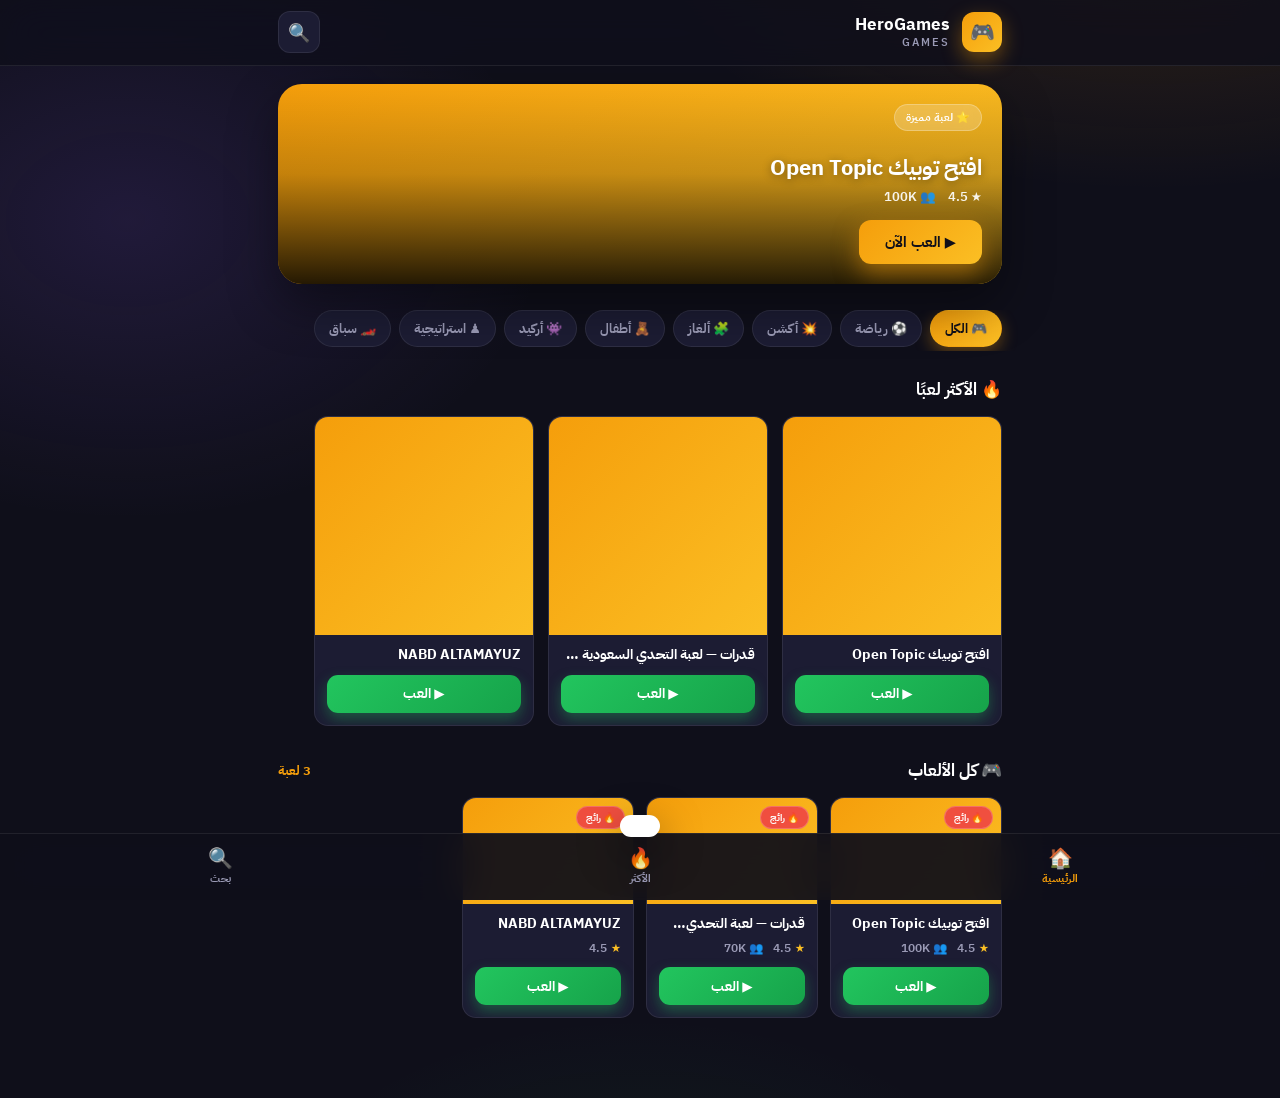
<file: games.html>
<!DOCTYPE html>
<html lang="ar" dir="rtl">
<head>
<meta charset="UTF-8">
<meta name="viewport" content="width=device-width, initial-scale=1, viewport-fit=cover">
<meta name="theme-color" content="#0F0F1A">
<meta name="apple-mobile-web-app-capable" content="yes">
<meta name="apple-mobile-web-app-status-bar-style" content="black-translucent">
<meta name="apple-mobile-web-app-title" content="HeroGames">
<title>HeroGames — ألعاب ممتعة</title>
<link rel="preconnect" href="https://fonts.googleapis.com">
<link rel="preconnect" href="https://fonts.gstatic.com" crossorigin>
<link href="https://fonts.googleapis.com/css2?family=IBM+Plex+Sans+Arabic:wght@400;500;600;700;800&family=Poppins:wght@500;600;700;800&display=swap" rel="stylesheet">
<style>
:root{
  --bg:#0F0F1A;
  --bg2:#16162A;
  --surface:#1C1C33;
  --surface2:#252545;
  --text:#FFFFFF;
  --muted:#9A9AB5;
  --line:rgba(255,255,255,.08);
  --primary:#F59E0B;
  --primary2:#FBBF24;
  --accent:#22C55E;
  --accent2:#16A34A;
  --danger:#EF4444;
  --radius:18px;
  --radius-sm:14px;
  --header-h:64px;
}
*,*::before,*::after{box-sizing:border-box;-webkit-tap-highlight-color:transparent}
html,body{margin:0;padding:0;background:var(--bg);color:var(--text);font-family:'IBM Plex Sans Arabic','Poppins',system-ui,sans-serif;min-height:100vh;overflow-x:hidden}
body{
  background:
    radial-gradient(900px 500px at 90% -10%,rgba(245,158,11,.16),transparent 60%),
    radial-gradient(700px 500px at 10% 20%,rgba(139,92,246,.14),transparent 60%),
    radial-gradient(700px 500px at 50% 120%,rgba(34,197,94,.10),transparent 60%),
    var(--bg);
  padding-bottom:calc(80px + env(safe-area-inset-bottom,0px));
}
img{max-width:100%;display:block}
a{color:inherit;text-decoration:none}
button{font:inherit;cursor:pointer;border:0;background:none;color:inherit}
input{font:inherit;font-family:inherit}
[hidden]{display:none !important}
.container{width:100%;max-width:640px;margin-inline:auto;padding-inline:18px}

/* ============ SPLASH ============ */
#splash{
  position:fixed;inset:0;z-index:9999;
  background:linear-gradient(135deg,#0F0F1A 0%,#1E1B3A 50%,#3A1F5C 100%);
  display:grid;place-items:center;
  transition:opacity .5s,visibility .5s;
}
#splash.hide{opacity:0;visibility:hidden}
.splash-logo{
  text-align:center;animation:pop .8s cubic-bezier(.2,.8,.2,1);
}
.splash-logo .mark{
  width:96px;height:96px;border-radius:26px;margin:0 auto 16px;
  background:linear-gradient(135deg,#F59E0B,#FBBF24);
  display:grid;place-items:center;font-size:52px;
  box-shadow:0 24px 60px rgba(245,158,11,.5);
}
.splash-logo h1{
  margin:0;font-size:28px;font-weight:800;letter-spacing:-.5px;
  background:linear-gradient(135deg,#F59E0B,#FBBF24);
  -webkit-background-clip:text;background-clip:text;-webkit-text-fill-color:transparent;
}
.splash-logo p{margin:6px 0 0;font-size:13px;color:rgba(255,255,255,.6);letter-spacing:2px}
@keyframes pop{0%{transform:scale(.7);opacity:0}100%{transform:scale(1);opacity:1}}

/* ============ HEADER ============ */
.app-header{
  position:sticky;top:0;z-index:60;
  background:rgba(15,15,26,.82);
  backdrop-filter:saturate(180%) blur(20px);
  -webkit-backdrop-filter:saturate(180%) blur(20px);
  border-bottom:1px solid var(--line);
  padding-top:env(safe-area-inset-top,0px);
}
.header-inner{
  height:var(--header-h);display:flex;align-items:center;gap:12px;
}
.app-logo{
  width:40px;height:40px;border-radius:12px;
  background:linear-gradient(135deg,#F59E0B,#FBBF24);
  display:grid;place-items:center;font-size:20px;
  box-shadow:0 8px 20px rgba(245,158,11,.4);
  flex-shrink:0;overflow:hidden;
}
.app-logo img{width:100%;height:100%;object-fit:cover}
.app-name{font-weight:800;font-size:17px;line-height:1.1;flex:1}
.app-name small{display:block;font-size:10.5px;color:var(--muted);letter-spacing:2px;font-weight:600;margin-top:2px}
.search-btn{
  width:42px;height:42px;border-radius:12px;background:var(--surface);
  border:1px solid var(--line);display:grid;place-items:center;font-size:18px;
  transition:.2s;
}
.search-btn:active{transform:scale(.94);background:var(--surface2)}

/* search bar */
.search-bar{
  height:0;overflow:hidden;transition:height .3s;
  border-top:1px solid transparent;
}
.search-bar.open{height:56px;border-top-color:var(--line)}
.search-bar-inner{padding:10px 0;display:flex;gap:8px}
.search-bar input{
  flex:1;height:38px;padding:0 14px;border-radius:10px;
  background:var(--surface);border:1px solid var(--line);color:var(--text);
  outline:none;font-size:14px;
}
.search-bar input:focus{border-color:var(--primary)}

/* ============ FEATURED HERO ============ */
.hero-featured{
  margin-top:18px;
  position:relative;border-radius:24px;overflow:hidden;
  min-height:200px;
  background:linear-gradient(135deg,var(--c1,#F59E0B),var(--c2,#FBBF24));
  display:flex;flex-direction:column;justify-content:space-between;
  padding:20px;cursor:pointer;
  box-shadow:0 20px 50px rgba(0,0,0,.4);
  transition:transform .25s;
}
.hero-featured:active{transform:scale(.98)}
.hero-featured img{
  position:absolute;inset:0;width:100%;height:100%;object-fit:cover;z-index:0;
}
.hero-featured::after{
  content:"";position:absolute;inset:0;z-index:1;
  background:linear-gradient(to top,rgba(0,0,0,.85) 0%,rgba(0,0,0,.2) 55%,transparent 100%);
}
.hero-featured > *{position:relative;z-index:2}
.hero-badge{
  display:inline-flex;align-items:center;gap:5px;align-self:flex-start;
  background:rgba(255,255,255,.2);backdrop-filter:blur(8px);
  border:1px solid rgba(255,255,255,.25);
  padding:4px 11px;border-radius:999px;font-size:11px;font-weight:700;
  color:#fff;
}
.hero-info{display:flex;flex-direction:column;gap:6px;color:#fff}
.hero-title{font-size:22px;font-weight:800;margin:0;line-height:1.25;text-shadow:0 2px 8px rgba(0,0,0,.4)}
.hero-meta{display:flex;gap:12px;align-items:center;font-size:12.5px;opacity:.92;font-weight:600}
.hero-play{
  display:inline-flex;align-items:center;justify-content:center;gap:6px;
  height:44px;padding:0 26px;border-radius:12px;align-self:flex-start;
  background:linear-gradient(135deg,#F59E0B,#FBBF24);color:#0F0F1A;
  font-weight:800;font-size:14.5px;margin-top:8px;
  box-shadow:0 10px 24px rgba(245,158,11,.5);
  transition:.2s;
}
.hero-play:active{transform:scale(.96)}

/* ============ SECTION ============ */
.section{margin-top:26px}
.section-head{display:flex;align-items:center;justify-content:space-between;gap:10px;margin-bottom:14px}
.section-head h2{margin:0;font-size:17px;font-weight:800;display:flex;align-items:center;gap:7px}
.section-head .more{font-size:12.5px;color:var(--primary);font-weight:700;cursor:pointer}

/* ============ CATEGORIES CHIPS ============ */
.cats-scroll{
  display:flex;gap:8px;overflow-x:auto;padding-bottom:4px;margin-inline:-18px;padding-inline:18px;
  scrollbar-width:none;
}
.cats-scroll::-webkit-scrollbar{display:none}
.chip{
  flex-shrink:0;display:inline-flex;align-items:center;gap:6px;
  padding:8px 14px;border-radius:999px;font-size:13px;font-weight:700;
  background:var(--surface);border:1px solid var(--line);color:var(--muted);
  transition:.2s;white-space:nowrap;
}
.chip:active{transform:scale(.96)}
.chip.active{
  background:linear-gradient(135deg,#F59E0B,#FBBF24);color:#0F0F1A;border-color:transparent;
  box-shadow:0 6px 16px rgba(245,158,11,.35);
}

/* ============ GAMES GRID ============ */
.games-grid{
  display:grid;gap:12px;
  grid-template-columns:repeat(2,1fr);
}
.game-card{
  background:var(--surface);border-radius:var(--radius-sm);
  border:1px solid var(--line);overflow:hidden;
  display:flex;flex-direction:column;
  transition:transform .25s,box-shadow .25s,border-color .25s;
  cursor:pointer;
}
.game-card:active{transform:scale(.97)}
.game-cover{
  position:relative;aspect-ratio:16/10;overflow:hidden;
  background:linear-gradient(135deg,var(--c1,#F59E0B),var(--c2,#FBBF24));
  display:grid;place-items:center;
}
.game-cover img{position:absolute;inset:0;width:100%;height:100%;object-fit:cover;z-index:1}
.game-emoji{font-size:44px;filter:drop-shadow(0 6px 14px rgba(0,0,0,.4));z-index:0}
.game-badge{
  position:absolute;top:8px;right:8px;z-index:2;
  background:rgba(0,0,0,.65);backdrop-filter:blur(6px);
  color:#fff;font-size:10px;font-weight:800;
  padding:3px 9px;border-radius:999px;
  border:1px solid rgba(255,255,255,.2);
}
.game-badge.new{background:rgba(34,197,94,.9)}
.game-badge.hot{background:rgba(239,68,68,.9)}
.game-body{padding:11px 12px 12px;display:flex;flex-direction:column;gap:6px;flex:1}
.game-title{font-size:14px;font-weight:800;margin:0;line-height:1.35;display:-webkit-box;-webkit-line-clamp:1;-webkit-box-orient:vertical;overflow:hidden;color:#fff}
.game-stats{display:flex;align-items:center;gap:10px;font-size:11.5px;color:var(--muted);font-weight:600}
.game-stats span{display:inline-flex;align-items:center;gap:4px}
.game-stats .star{color:#FBBF24}
.play-btn{
  display:inline-flex;align-items:center;justify-content:center;gap:6px;
  height:38px;border-radius:11px;margin-top:4px;
  background:linear-gradient(135deg,#22C55E,#16A34A);
  color:#fff;font-weight:800;font-size:13.5px;
  box-shadow:0 6px 14px rgba(34,197,94,.35);
  transition:.2s;
}
.play-btn:active{transform:scale(.96)}

/* ============ TOP GAMES (horizontal) ============ */
.top-scroll{
  display:flex;gap:14px;overflow-x:auto;
  margin-inline:-18px;padding-inline:18px;padding-bottom:6px;
  scrollbar-width:none;
}
.top-scroll::-webkit-scrollbar{display:none}
.top-card{
  flex-shrink:0;width:200px;
  background:var(--surface);border-radius:var(--radius-sm);overflow:hidden;
  border:1px solid var(--line);cursor:pointer;
  transition:transform .2s;
}
.top-card:active{transform:scale(.96)}
.top-card .game-cover{aspect-ratio:1/1}

/* ============ EMPTY ============ */
.empty{
  text-align:center;padding:60px 20px;color:var(--muted);
}
.empty .big{font-size:52px;margin-bottom:12px;opacity:.5}
.empty h3{color:var(--text);font-size:17px;margin:0 0 6px}

/* ============ LOADING ============ */
.loading{
  text-align:center;padding:40px 0;color:var(--muted);
  font-size:13.5px;font-weight:600;
}
.spinner{
  width:32px;height:32px;margin:0 auto 14px;
  border:3px solid rgba(255,255,255,.12);border-top-color:var(--primary);
  border-radius:50%;animation:spin .8s linear infinite;
}
@keyframes spin{to{transform:rotate(360deg)}}

/* ============ GAME DETAIL ============ */
.game-detail{padding-top:20px}
.back-btn{
  display:inline-flex;align-items:center;gap:6px;
  font-size:13.5px;font-weight:700;color:var(--muted);
  padding:8px 12px;border-radius:10px;background:var(--surface);
  border:1px solid var(--line);margin-bottom:16px;
}
.back-btn:active{transform:scale(.96)}
.detail-cover{
  position:relative;aspect-ratio:16/10;border-radius:20px;overflow:hidden;
  background:linear-gradient(135deg,var(--c1,#F59E0B),var(--c2,#FBBF24));
  display:grid;place-items:center;font-size:80px;
  box-shadow:0 20px 40px rgba(0,0,0,.4);
  margin-bottom:18px;
}
.detail-cover img{position:absolute;inset:0;width:100%;height:100%;object-fit:cover}
.detail-title{font-size:24px;font-weight:800;margin:0 0 8px}
.detail-meta{display:flex;gap:14px;font-size:13px;color:var(--muted);font-weight:600;margin-bottom:16px}
.detail-desc{font-size:14.5px;line-height:1.85;color:#D0D0E0;margin-bottom:20px}
.detail-info{
  background:var(--surface);border:1px solid var(--line);border-radius:16px;
  padding:16px;margin-bottom:16px;
  display:grid;grid-template-columns:repeat(2,1fr);gap:12px;
}
.info-item .lbl{font-size:11px;color:var(--muted);font-weight:700;letter-spacing:.5px;text-transform:uppercase}
.info-item .val{font-size:15px;font-weight:800;margin-top:2px}
.big-play{
  display:flex;align-items:center;justify-content:center;gap:8px;
  width:100%;height:56px;border-radius:16px;
  background:linear-gradient(135deg,#22C55E,#16A34A);color:#fff;
  font-weight:800;font-size:17px;
  box-shadow:0 14px 30px rgba(34,197,94,.4);
  transition:.2s;
}
.big-play:active{transform:scale(.97)}

/* ============ BOTTOM BAR ============ */
.bottom-bar{
  position:fixed;bottom:0;left:0;right:0;z-index:70;
  background:rgba(15,15,26,.94);
  backdrop-filter:saturate(180%) blur(20px);
  -webkit-backdrop-filter:saturate(180%) blur(20px);
  border-top:1px solid var(--line);
  padding:8px 12px calc(8px + env(safe-area-inset-bottom,0px));
  display:flex;gap:4px;
}
.nav-item{
  flex:1;display:flex;flex-direction:column;align-items:center;gap:3px;
  padding:6px 4px;border-radius:12px;font-size:10.5px;font-weight:700;
  color:var(--muted);transition:.2s;
}
.nav-item .ico{font-size:20px;line-height:1}
.nav-item.active{color:var(--primary)}
.nav-item:active{transform:scale(.94)}

/* ============ TOAST ============ */
.toast{
  position:fixed;bottom:96px;left:50%;transform:translate(-50%,150%);
  background:#fff;color:#0F0F1A;padding:11px 20px;border-radius:12px;
  font-size:13.5px;font-weight:700;z-index:120;
  transition:transform .3s;box-shadow:0 14px 40px rgba(0,0,0,.5);
  max-width:90vw;text-align:center;
}
.toast.show{transform:translate(-50%,0)}

/* ============ RESPONSIVE ============ */
@media(min-width:520px){
  .games-grid{grid-template-columns:repeat(3,1fr)}
}
@media(min-width:720px){
  .container{max-width:760px}
  .games-grid{grid-template-columns:repeat(4,1fr)}
  .top-card{width:220px}
}
</style>
</head>
<body>

<!-- ============ SPLASH ============ -->
<div id="splash">
  <div class="splash-logo">
    <div class="mark" id="splash-mark">🎮</div>
    <h1 id="splash-title">HeroGames</h1>
    <p id="splash-tag">LOADING...</p>
  </div>
</div>

<!-- ============ HEADER ============ -->
<header class="app-header">
  <div class="container header-inner">
    <div class="app-logo" id="app-logo">🎮</div>
    <div class="app-name">
      <span id="app-name">HeroGames</span>
      <small id="app-tag">GAMES</small>
    </div>
    <button class="search-btn" id="search-btn" aria-label="بحث">🔍</button>
  </div>
  <div class="container search-bar" id="search-bar">
    <div class="search-bar-inner">
      <input type="search" id="search-input" placeholder="ابحث عن لعبة...">
    </div>
  </div>
</header>

<!-- ============ MAIN ============ -->
<main class="container">

  <!-- VIEW: HOME -->
  <section id="view-home">
    <!-- Featured Hero -->
    <div id="featured-slot"></div>

    <!-- Categories -->
    <section class="section">
      <div class="cats-scroll" id="cats-slot"></div>
    </section>

    <!-- Top Games -->
    <section class="section" id="top-section">
      <div class="section-head">
        <h2>🔥 الأكثر لعبًا</h2>
      </div>
      <div class="top-scroll" id="top-slot"></div>
    </section>

    <!-- All Games -->
    <section class="section">
      <div class="section-head">
        <h2>🎮 كل الألعاب</h2>
        <span class="more" id="games-count"></span>
      </div>
      <div class="games-grid" id="games-slot"></div>
    </section>
  </section>

  <!-- VIEW: SEARCH -->
  <section id="view-search" hidden>
    <div class="section-head">
      <h2>🔍 نتائج البحث</h2>
      <span class="more" id="search-count"></span>
    </div>
    <div class="games-grid" id="search-slot"></div>
  </section>

  <!-- VIEW: GAME DETAIL -->
  <section id="view-game" hidden>
    <div id="game-detail-slot"></div>
  </section>

</main>

<!-- ============ BOTTOM BAR ============ -->
<nav class="bottom-bar">
  <div class="nav-item active" data-nav="home">
    <span class="ico">🏠</span>
    <span>الرئيسية</span>
  </div>
  <div class="nav-item" data-nav="top">
    <span class="ico">🔥</span>
    <span>الأكثر</span>
  </div>
  <div class="nav-item" data-nav="search">
    <span class="ico">🔍</span>
    <span>بحث</span>
  </div>
</nav>

<div class="toast" id="toast"></div>

<script src="games.js"></script>
<script>
(function(){
'use strict';

/* ============================================================
   HELPERS
   ============================================================ */
function $(s,c){ return (c||document).querySelector(s); }
function $$(s,c){ return Array.prototype.slice.call((c||document).querySelectorAll(s)); }
function esc(s){ return String(s==null?'':s).replace(/[&<>"']/g,function(m){return ({'&':'&amp;','<':'&lt;','>':'&gt;','"':'&quot;',"'":'&#39;'})[m];}); }
function toast(msg){ var t=$('#toast'); if(!t)return; t.textContent=msg; t.classList.add('show'); clearTimeout(t._id); t._id=setTimeout(function(){t.classList.remove('show');},2200); }

/* ============================================================
   STATE
   ============================================================ */
var D = window.HERO_GAMES || { games: [], categories: [], settings: {} };
var STATE = {
  games: D.games || [],
  categories: D.categories || [],
  settings: Object.assign({
    appName:'HeroGames', tagline:'أفضل الألعاب في مكان واحد',
    logoImage:'', logoEmoji:'🎮',
    primaryColor:'#F59E0B', bgColor:'#0F0F1A',
    featuredId:'', showDailyBonus:true
  }, D.settings || {})
};

var ACTIVE_CAT = 'all';
var SEARCH_TERM = '';

/* ============================================================
   THEME
   ============================================================ */
(function applyTheme(){
  var s = STATE.settings;
  var r = document.documentElement.style;
  if (s.primaryColor) r.setProperty('--primary', s.primaryColor);
  if (s.bgColor) r.setProperty('--bg', s.bgColor);
  document.title = s.appName || 'HeroGames';
  $('#app-name').textContent = s.appName || 'HeroGames';
  $('#splash-title').textContent = s.appName || 'HeroGames';
  $('#splash-tag').textContent = (s.tagline || '').toUpperCase();
  var logo = $('#app-logo'), splashMark = $('#splash-mark');
  if (s.logoImage){
    logo.innerHTML = '<img src="'+esc(s.logoImage)+'" alt="">';
    splashMark.innerHTML = '<img src="'+esc(s.logoImage)+'" alt="" style="width:100%;height:100%;object-fit:cover;border-radius:26px">';
  } else {
    logo.textContent = s.logoEmoji || '🎮';
    splashMark.textContent = s.logoEmoji || '🎮';
  }
})();

/* ============================================================
   CATEGORY HELPERS
   ============================================================ */
function catOf(id){
  for (var i=0;i<STATE.categories.length;i++) if (STATE.categories[i].id===id) return STATE.categories[i];
  return { id: id, name: id, icon: '🎮' };
}

/* ============================================================
   CARD BUILDERS
   ============================================================ */
function gameCardHTML(g){
  var cover = g.image
    ? '<img src="'+esc(g.image)+'" alt="" loading="lazy" onerror="this.remove()">'
    : '<span class="game-emoji">'+(g.emoji||'🎮')+'</span>';
  var badge = '';
  if (g.badge === 'new') badge = '<span class="game-badge new">جديد</span>';
  else if (g.badge === 'hot') badge = '<span class="game-badge hot">🔥 رائج</span>';
  var rating = Number(g.rating || 0).toFixed(1);
  var players = g.players || '';
  return '<article class="game-card" data-id="'+esc(g.id)+'">'+
    '<div class="game-cover" style="--c1:'+(g.c1||'#F59E0B')+';--c2:'+(g.c2||'#FBBF24')+'">'+
      badge + cover +
    '</div>'+
    '<div class="game-body">'+
      '<h3 class="game-title">'+esc(g.title)+'</h3>'+
      '<div class="game-stats">'+
        (rating !== '0.0' ? '<span><span class="star">★</span>'+rating+'</span>' : '') +
        (players ? '<span>👥 '+esc(players)+'</span>' : '') +
      '</div>'+
      '<button class="play-btn" data-play="'+esc(g.id)+'">▶ العب</button>'+
    '</div>'+
  '</article>';
}

function topCardHTML(g){
  var cover = g.image
    ? '<img src="'+esc(g.image)+'" alt="" loading="lazy" onerror="this.remove()">'
    : '<span class="game-emoji">'+(g.emoji||'🎮')+'</span>';
  return '<div class="top-card" data-id="'+esc(g.id)+'">'+
    '<div class="game-cover" style="--c1:'+(g.c1||'#F59E0B')+';--c2:'+(g.c2||'#FBBF24')+'">'+cover+'</div>'+
    '<div class="game-body">'+
      '<h3 class="game-title">'+esc(g.title)+'</h3>'+
      '<button class="play-btn" data-play="'+esc(g.id)+'">▶ العب</button>'+
    '</div>'+
  '</div>';
}

/* ============================================================
   RENDER: FEATURED HERO
   ============================================================ */
function renderFeatured(){
  var slot = $('#featured-slot');
  var feat = null;
  if (STATE.settings.featuredId){
    feat = STATE.games.filter(function(g){ return g.id === STATE.settings.featuredId; })[0];
  }
  if (!feat) feat = STATE.games.filter(function(g){ return g.featured; })[0];
  if (!feat && STATE.games.length) feat = STATE.games[0];

  if (!feat){
    slot.innerHTML = '';
    return;
  }

  var cover = feat.image
    ? '<img src="'+esc(feat.image)+'" alt="" onerror="this.remove()">'
    : '';
  var rating = Number(feat.rating || 0).toFixed(1);

  slot.innerHTML = '<div class="hero-featured" data-id="'+esc(feat.id)+'" style="--c1:'+(feat.c1||'#F59E0B')+';--c2:'+(feat.c2||'#FBBF24')+'">'+
    cover +
    '<div class="hero-badge">⭐ لعبة مميزة</div>'+
    '<div class="hero-info">'+
      '<h2 class="hero-title">'+esc(feat.title)+'</h2>'+
      '<div class="hero-meta">'+
        (rating !== '0.0' ? '<span>★ '+rating+'</span>' : '') +
        (feat.players ? '<span>👥 '+esc(feat.players)+'</span>' : '') +
        (feat.category ? '<span>'+catOf(feat.category).icon+' '+esc(catOf(feat.category).name)+'</span>' : '') +
      '</div>'+
      '<button class="hero-play" data-play="'+esc(feat.id)+'">▶ العب الآن</button>'+
    '</div>'+
  '</div>';
}

/* ============================================================
   RENDER: CATEGORIES
   ============================================================ */
function renderCats(){
  var html = '<button class="chip'+(ACTIVE_CAT==='all'?' active':'')+'" data-cat="all">🎮 الكل</button>';
  STATE.categories.forEach(function(c){
    html += '<button class="chip'+(ACTIVE_CAT===c.id?' active':'')+'" data-cat="'+esc(c.id)+'">'+c.icon+' '+esc(c.name)+'</button>';
  });
  $('#cats-slot').innerHTML = html;
}

/* ============================================================
   RENDER: TOP + ALL
   ============================================================ */
function renderTop(){
  var top = STATE.games.slice().sort(function(a,b){ return (b.rating||0) - (a.rating||0); }).slice(0,6);
  var slot = $('#top-slot');
  if (!top.length){ $('#top-section').hidden = true; return; }
  $('#top-section').hidden = false;
  slot.innerHTML = top.map(topCardHTML).join('');
}

function renderAll(){
  var list = STATE.games.filter(function(g){
    if (ACTIVE_CAT !== 'all' && g.category !== ACTIVE_CAT) return false;
    return true;
  });
  var slot = $('#games-slot');
  $('#games-count').textContent = list.length ? list.length+' لعبة' : '';
  if (!list.length){
    slot.innerHTML = '<div class="empty" style="grid-column:1/-1"><div class="big">🎮</div><h3>لا توجد ألعاب</h3><p>أضف ألعابك من لوحة التحكم</p></div>';
    return;
  }
  slot.innerHTML = list.map(gameCardHTML).join('');
}

/* ============================================================
   RENDER: SEARCH
   ============================================================ */
function renderSearch(){
  var t = SEARCH_TERM.trim().toLowerCase();
  if (!t){
    showView('home');
    return;
  }
  var list = STATE.games.filter(function(g){
    return (g.title + ' ' + (g.description||'') + ' ' + (g.tags||[]).join(' ')).toLowerCase().indexOf(t) !== -1;
  });
  $('#search-count').textContent = list.length ? list.length+' لعبة' : '';
  var slot = $('#search-slot');
  if (!list.length){
    slot.innerHTML = '<div class="empty" style="grid-column:1/-1"><div class="big">🔍</div><h3>لا نتائج</h3></div>';
  } else {
    slot.innerHTML = list.map(gameCardHTML).join('');
  }
}

/* ============================================================
   RENDER: GAME DETAIL
   ============================================================ */
function showGame(id){
  var g = STATE.games.filter(function(x){ return x.id === id; })[0];
  if (!g){ toast('اللعبة غير موجودة'); return; }
  document.title = g.title + ' — ' + (STATE.settings.appName||'HeroGames');
  var cover = g.image
    ? '<img src="'+esc(g.image)+'" alt="" onerror="this.remove()">'
    : '<span>'+esc(g.emoji||'🎮')+'</span>';
  var rating = Number(g.rating || 0).toFixed(1);
  var infoItems = [];
  if (g.size) infoItems.push(['الحجم', g.size]);
  if (g.version) infoItems.push(['الإصدار', g.version]);
  if (g.players) infoItems.push(['اللاعبون', g.players]);
  if (g.developer) infoItems.push(['المطوّر', g.developer]);

  $('#game-detail-slot').innerHTML =
    '<button class="back-btn" id="back-btn">← العودة</button>'+
    '<div class="game-detail">'+
      '<div class="detail-cover" style="--c1:'+(g.c1||'#F59E0B')+';--c2:'+(g.c2||'#FBBF24')+'">'+cover+'</div>'+
      '<h1 class="detail-title">'+esc(g.title)+'</h1>'+
      '<div class="detail-meta">'+
        (rating !== '0.0' ? '<span>★ '+rating+'</span>' : '') +
        (g.category ? '<span>'+catOf(g.category).icon+' '+esc(catOf(g.category).name)+'</span>' : '') +
        (g.players ? '<span>👥 '+esc(g.players)+'</span>' : '') +
      '</div>'+
      (g.description ? '<div class="detail-desc">'+esc(g.description)+'</div>' : '') +
      (infoItems.length ? '<div class="detail-info">' +
        infoItems.map(function(it){ return '<div class="info-item"><div class="lbl">'+esc(it[0])+'</div><div class="val">'+esc(it[1])+'</div></div>'; }).join('') +
      '</div>' : '') +
      '<button class="big-play" data-play="'+esc(g.id)+'">▶ العب الآن</button>'+
    '</div>';

  showView('game');
  var bb = $('#back-btn');
  if (bb) bb.addEventListener('click', function(){ history.back(); });
  window.scrollTo({ top:0, behavior:'auto' });
}

/* ============================================================
   PLAY ACTION
   ============================================================ */
function playGame(id){
  var g = STATE.games.filter(function(x){ return x.id === id; })[0];
  if (!g){ toast('اللعبة غير موجودة'); return; }
  if (g.url){
    toast('جاري فتح اللعبة...');
    setTimeout(function(){ window.open(g.url, '_blank', 'noopener'); }, 300);
  } else {
    toast('لم يُضف رابط للعبة بعد');
  }
}

/* ============================================================
   VIEWS + ROUTER
   ============================================================ */
function showView(name){
  ['home','search','game'].forEach(function(v){
    var el = document.getElementById('view-'+v);
    if (el) el.hidden = (v !== name);
  });
  $$('.nav-item').forEach(function(n){
    n.classList.toggle('active', n.dataset.nav === name || (name==='game' && n.dataset.nav==='home'));
  });
  window.scrollTo({ top:0, behavior:'auto' });
}

function route(){
  var h = location.hash || '#/';
  if (h.indexOf('#/game/') === 0){ showGame(h.substring('#/game/'.length)); return; }
  if (h === '#/search'){ renderSearch(); showView('search'); return; }
  if (h === '#/top'){ renderTop(); showView('home'); setTimeout(function(){ var s=$('#top-section'); if(s) s.scrollIntoView({behavior:'smooth'}); }, 50); return; }
  showView('home');
}

/* ============================================================
   EVENTS
   ============================================================ */
function bind(){
  /* Play buttons (delegated) */
  document.addEventListener('click', function(e){
    var pb = e.target.closest('[data-play]');
    if (pb){ e.stopPropagation(); playGame(pb.getAttribute('data-play')); return; }
    var card = e.target.closest('.game-card, .top-card, .hero-featured');
    if (card && card.dataset.id){ location.hash = '#/game/'+card.dataset.id; return; }
    var chip = e.target.closest('.chip');
    if (chip){ ACTIVE_CAT = chip.getAttribute('data-cat'); renderCats(); renderAll(); return; }
  });

  /* Nav */
  $$('.nav-item').forEach(function(n){
    n.addEventListener('click', function(){
      var v = n.dataset.nav;
      if (v === 'home') location.hash = '#/';
      else if (v === 'top') location.hash = '#/top';
      else if (v === 'search'){
        var bar = $('#search-bar');
        bar.classList.toggle('open');
        if (bar.classList.contains('open')) setTimeout(function(){ $('#search-input').focus(); }, 300);
        location.hash = '#/';
      }
    });
  });

  /* Search toggle */
  $('#search-btn').addEventListener('click', function(){
    var bar = $('#search-bar');
    bar.classList.toggle('open');
    if (bar.classList.contains('open')) setTimeout(function(){ $('#search-input').focus(); }, 300);
  });

  /* Search input */
  var st;
  $('#search-input').addEventListener('input', function(){
    clearTimeout(st);
    st = setTimeout(function(){
      SEARCH_TERM = this.value;
      if (!SEARCH_TERM.trim()){ location.hash = '#/'; return; }
      location.hash = '#/search';
      renderSearch();
      showView('search');
    }.bind(this), 200);
  });

  /* Hash change */
  window.addEventListener('hashchange', route);
}

/* ============================================================
   INIT
   ============================================================ */
function init(){
  renderFeatured();
  renderCats();
  renderTop();
  renderAll();
  bind();
  route();

  /* Hide splash */
  setTimeout(function(){ $('#splash').classList.add('hide'); }, 900);
}

if (document.readyState === 'loading') document.addEventListener('DOMContentLoaded', init);
else init();

})();
</script>
</body>
</html>
</file>
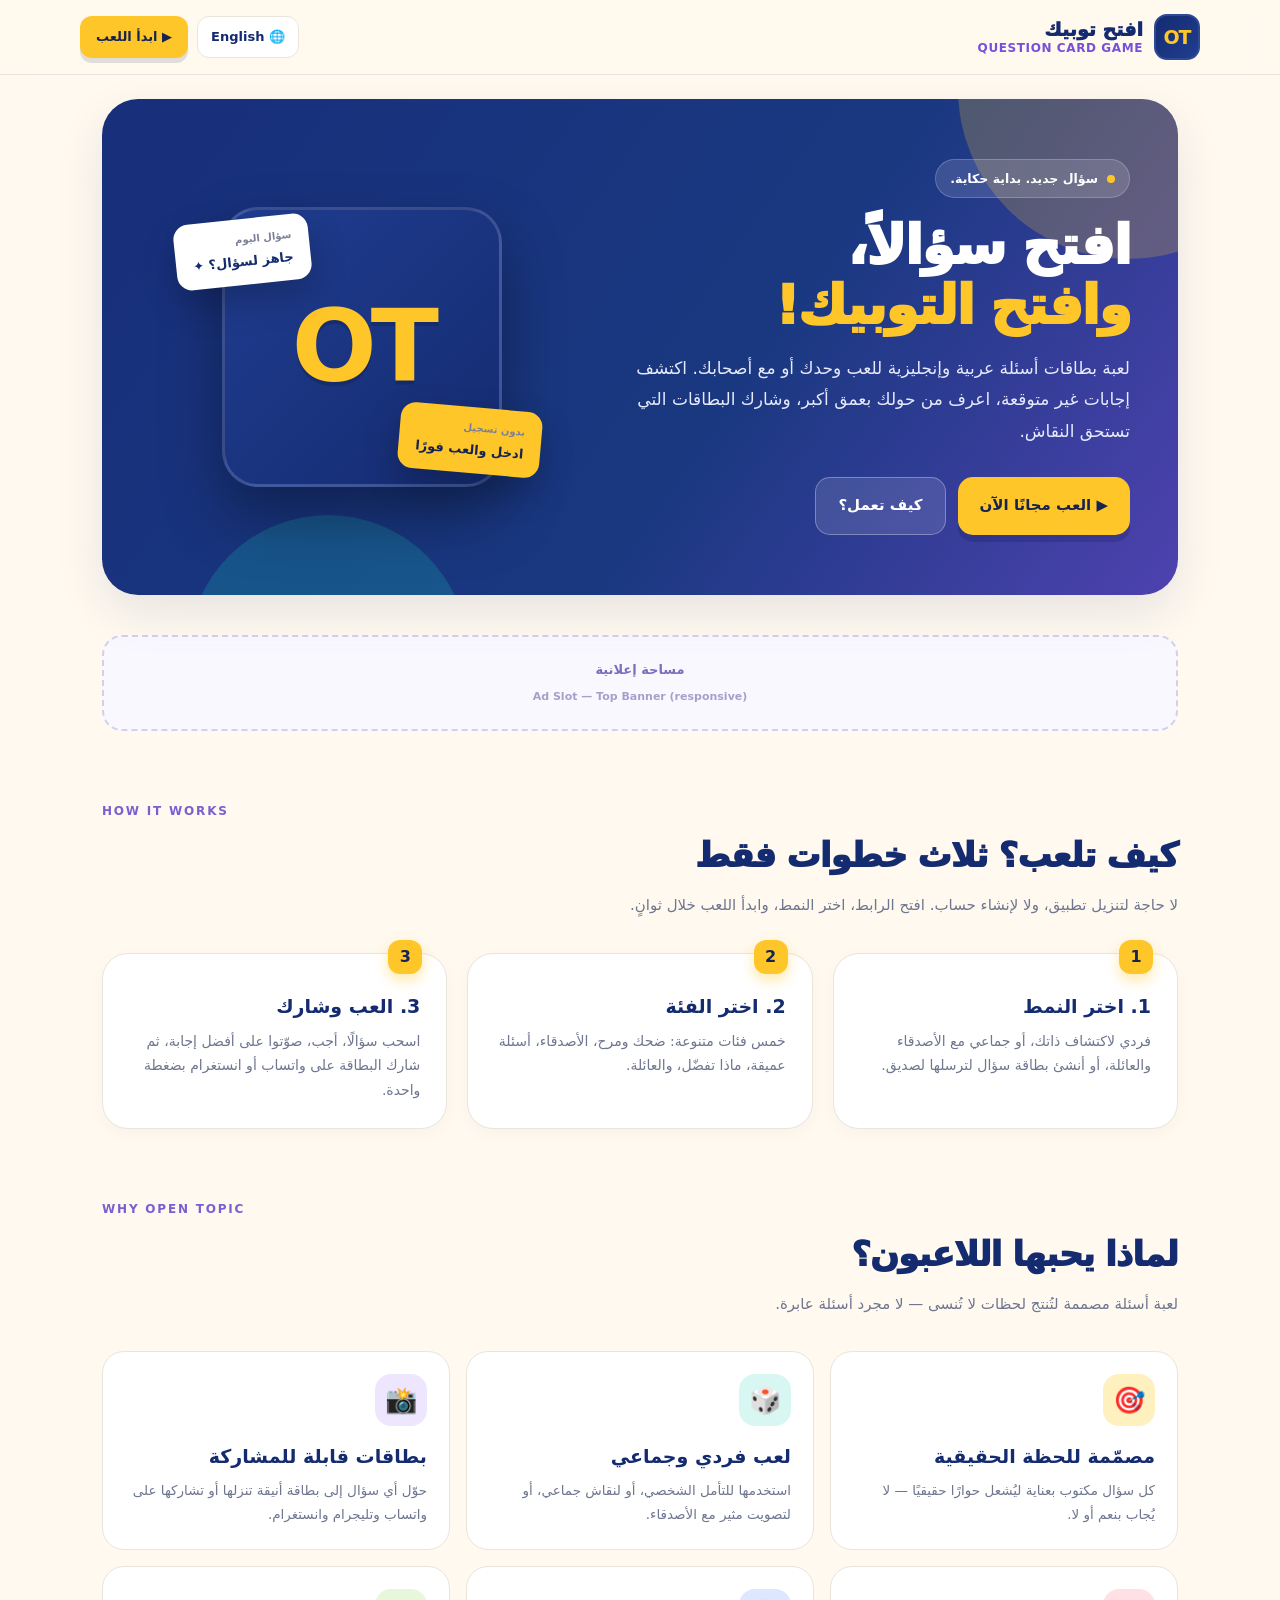
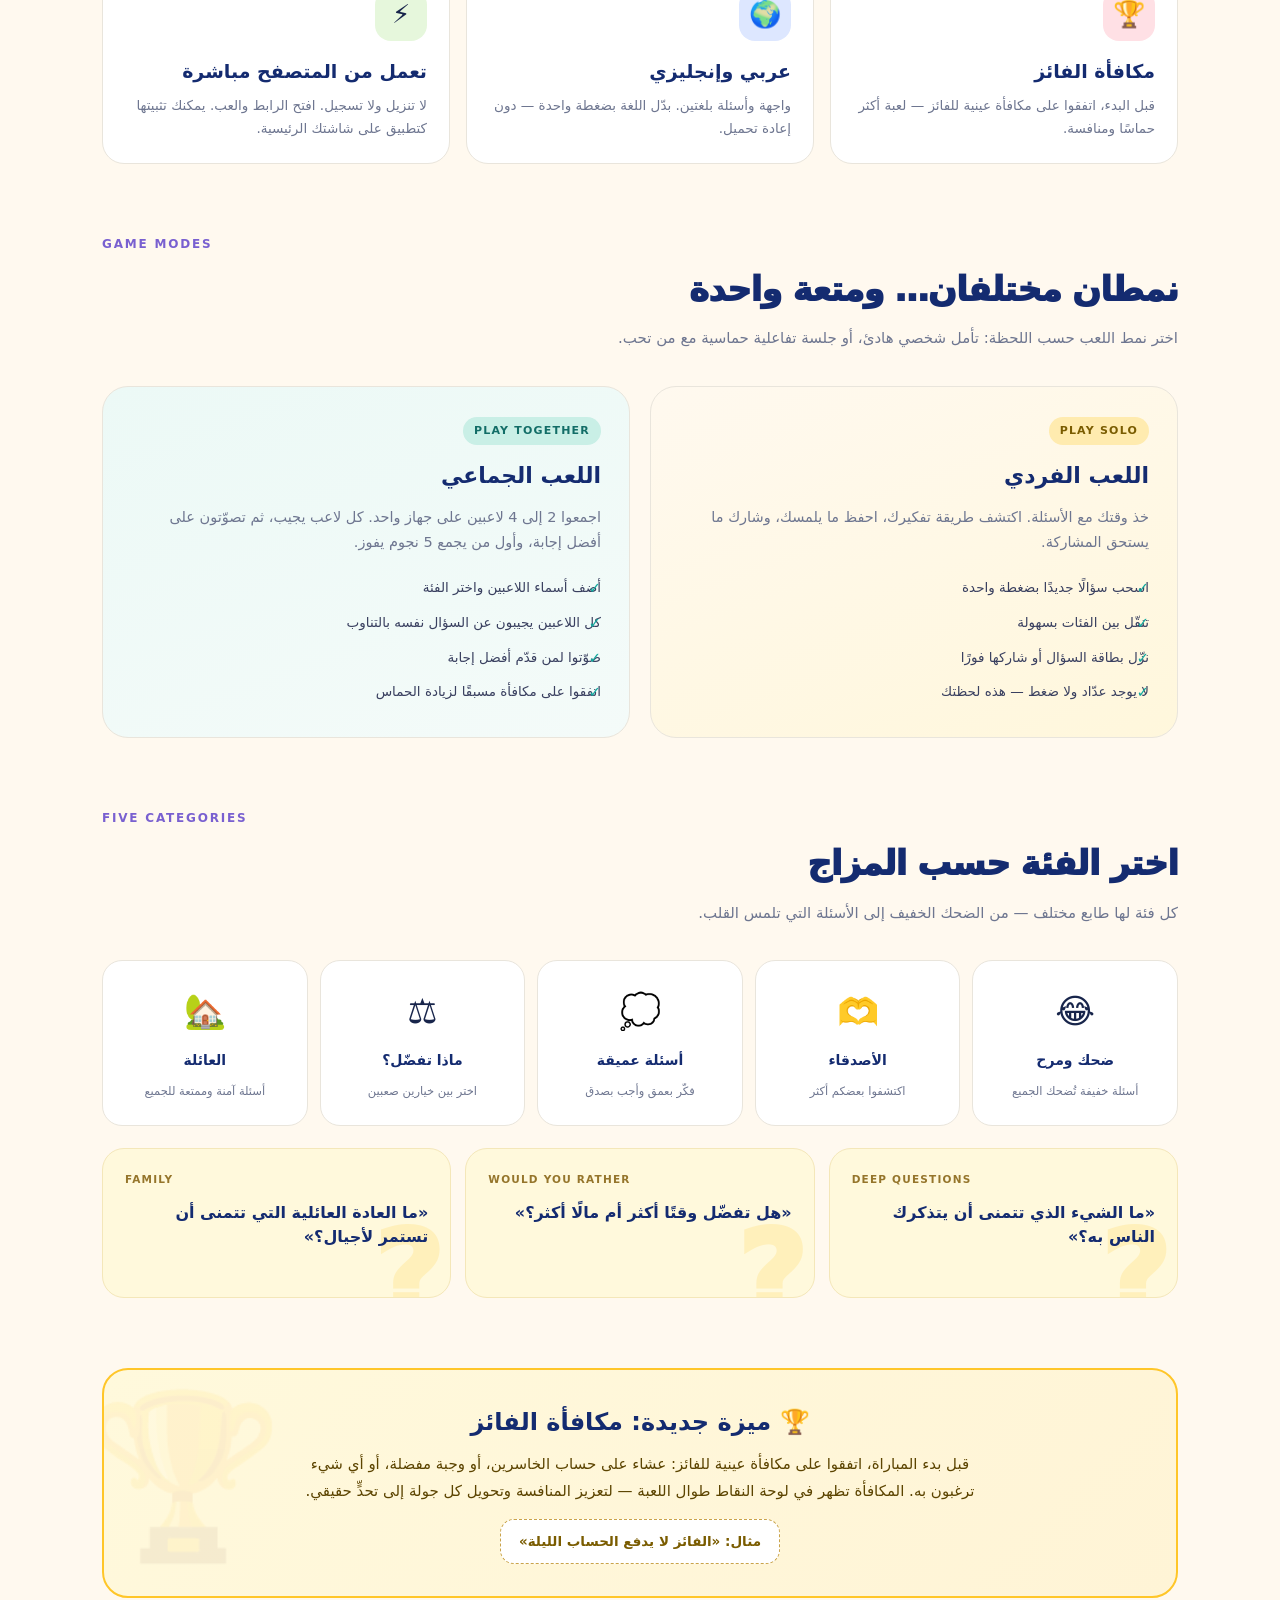
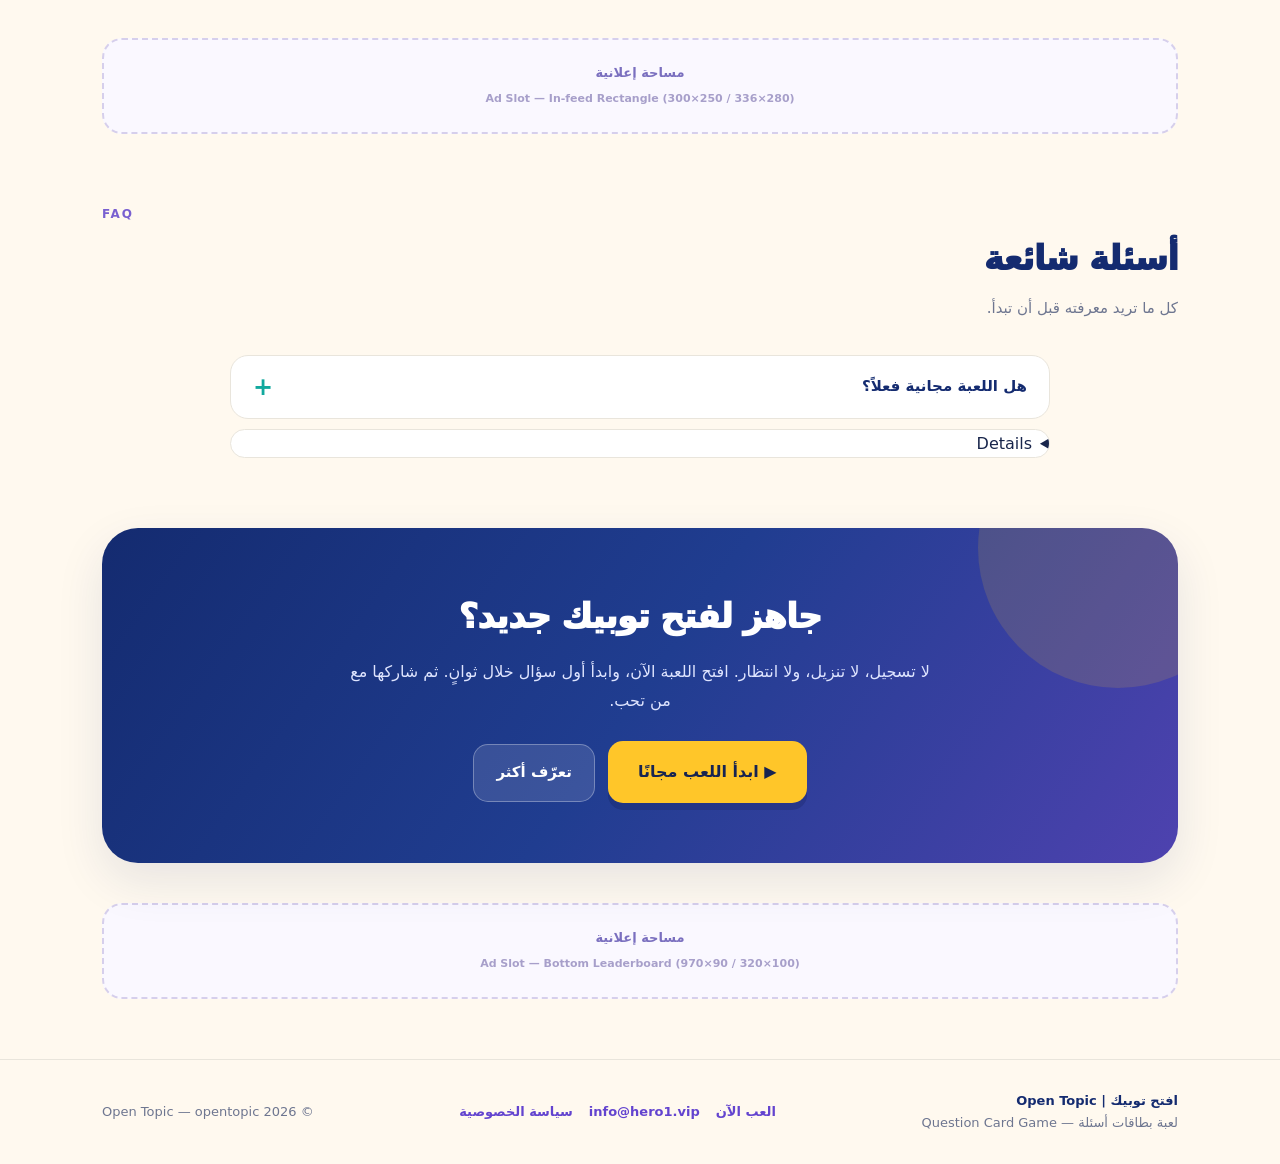
<file: opentopicLP.html>
<!doctype html>
<html lang="ar" dir="rtl">
<head>
  <!-- Google tag (gtag.js) -->
<script async src="https://www.googletagmanager.com/gtag/js?id=G-MJ2R74SMY5"></script>
<script>
  window.dataLayer = window.dataLayer || [];
  function gtag(){dataLayer.push(arguments);}
  gtag('js', new Date());

  gtag('config', 'G-MJ2R74SMY5');
</script>
  
<meta charset="utf-8">
<meta name="viewport" content="width=device-width, initial-scale=1, viewport-fit=cover">
<meta name="theme-color" content="#142b70">
<title>افتح توبيك | Open Topic — لعبة بطاقات أسئلة للعائلة والأصدقاء</title>
<meta name="description" content="افتح توبيك — لعبة بطاقات أسئلة عربية وإنجليزية. العب وحدك أو مع أصحابك، اكتشف إجابات غير متوقعة، وشارك بطاقات الأسئلة. مجانًا وبدون تسجيل.">
<meta property="og:type" content="website">
<meta property="og:title" content="افتح توبيك | Open Topic — Question Card Game">
<meta property="og:description" content="سؤال جديد، بداية حكاية. العب مع أصحابك أو عائلتك وشارك البطاقات.">
<meta property="og:image" content="/assets/opentopic-full-logo.png">
<link rel="icon" href="/favicon.svg" type="image/svg+xml">
<style>
:root{--navy:#142b70;--navy2:#203d90;--yellow:#ffc629;--teal:#12a99e;--purple:#7448df;--pink:#ff7b8e;--ink:#18254b;--muted:#6e7690;--cream:#fff9ef;--line:#e9e5dc;--shadow:0 18px 48px rgba(20,43,112,.10)}
*{box-sizing:border-box}
html{scroll-behavior:smooth;-webkit-text-size-adjust:100%;text-size-adjust:100%}
body{margin:0;background:var(--cream);color:var(--ink);font-family:system-ui,-apple-system,"Segoe UI",Tahoma,Arial,sans-serif;line-height:1.7;overflow-x:hidden}
img{max-width:100%;display:block;height:auto}
button{font:inherit;cursor:pointer;border:0;background:none;color:inherit}
a{color:#6344cf;text-decoration:none}
a:hover{text-decoration:underline}
.wrap{max-width:1120px;margin:auto;padding:0 22px}
.hidden{display:none!important}

/* Topbar */
.top{position:sticky;top:0;z-index:50;background:rgba(255,249,239,.94);backdrop-filter:blur(12px);border-bottom:1px solid var(--line)}
.top-inner{display:flex;align-items:center;justify-content:space-between;gap:14px;padding:14px 0}
.brand{display:flex;align-items:center;gap:11px;text-decoration:none}
.brand-logo{width:46px;height:46px;background:linear-gradient(135deg,var(--navy),var(--navy2));border-radius:13px;display:grid;place-items:center;color:var(--yellow);font-weight:900;font-size:19px;letter-spacing:-1px;border:2px solid #2d4a95}
.brand-name{font-weight:950;color:var(--navy);font-size:19px;line-height:1.05}
.brand-name small{display:block;color:#7650d8;font-size:12px;letter-spacing:.6px;margin-top:2px;font-weight:800;direction:ltr}
.top-actions{display:flex;align-items:center;gap:9px}
.lang-btn{border:1px solid var(--line);background:#fff;border-radius:12px;padding:9px 13px;font-weight:800;color:var(--navy);font-size:13px}
.lang-btn:hover{border-color:#c7ccee}
.cta-mini{background:var(--yellow);color:#172451;border-radius:12px;padding:10px 16px;font-weight:900;font-size:13px;box-shadow:0 5px 0 rgba(8,16,56,.12);transition:.15s}
.cta-mini:hover{transform:translateY(-2px);text-decoration:none}

/* Hero */
.hero{position:relative;isolation:isolate;overflow:hidden;display:grid;grid-template-columns:1.1fr .9fr;gap:36px;align-items:center;padding:60px 48px;border-radius:36px;margin-top:24px;background:linear-gradient(125deg,#182f7b 0%,#193880 58%,#4e42af 100%);color:white;box-shadow:var(--shadow)}
.hero:before,.hero:after{content:"";position:absolute;z-index:-1;border-radius:50%;opacity:.22}
.hero:before{width:340px;height:340px;background:var(--yellow);right:-120px;top:-180px}
.hero:after{width:280px;height:280px;background:#16c3b7;left:8%;bottom:-200px}
.eyebrow{display:inline-flex;align-items:center;gap:9px;padding:8px 14px;background:rgba(255,255,255,.13);border:1px solid rgba(255,255,255,.20);border-radius:999px;font-size:12.5px;font-weight:800;margin-bottom:18px}
.eyebrow i{width:8px;height:8px;background:var(--yellow);border-radius:50%;display:inline-block}
.hero h1{font-size:clamp(32px,4.6vw,54px);line-height:1.1;margin:0 0 18px;font-weight:950;letter-spacing:-1.7px}
.hero h1 em{color:var(--yellow);font-style:normal}
.hero p.lead{font-size:17px;color:#e6eafc;max-width:560px;line-height:1.85;margin:0 0 30px}
.hero-cta{display:flex;gap:12px;flex-wrap:wrap}
.btn{border-radius:15px;padding:15px 22px;font-weight:900;display:inline-flex;align-items:center;justify-content:center;gap:9px;transition:.15s;font-size:15px;text-decoration:none;border:0}
.btn:hover{transform:translateY(-2px);text-decoration:none}
.btn-primary{background:var(--yellow);color:#172451;box-shadow:0 7px 0 rgba(8,16,56,.18)}
.btn-ghost{background:rgba(255,255,255,.12);color:#fff;border:1px solid rgba(255,255,255,.30)}
.hero-art{position:relative;display:flex;align-items:center;justify-content:center;min-height:280px}
.hero-mock{width:min(100%,280px);aspect-ratio:1;background:linear-gradient(135deg,#203d90,#142b70);border-radius:36px;display:grid;place-items:center;color:var(--yellow);font-weight:900;font-size:100px;letter-spacing:-6px;box-shadow:0 30px 60px rgba(0,0,0,.35);border:3px solid rgba(255,255,255,.15);text-shadow:0 4px 0 rgba(0,0,0,.15)}
.hero-chip{position:absolute;background:#fff;color:var(--navy);font-weight:900;border-radius:15px;padding:12px 17px;box-shadow:0 15px 35px rgba(0,0,0,.22);font-size:13px}
.hero-chip small{display:block;color:#7c8096;font-size:10px;font-weight:750;margin-bottom:3px}
.hero-chip.a{top:12px;left:6%;transform:rotate(-6deg)}
.hero-chip.b{bottom:14px;right:8%;transform:rotate(5deg);background:var(--yellow);color:#172451}

/* Sections */
section{margin-top:70px}
section.hero{margin-top:24px}
h2{font-size:clamp(24px,3.2vw,34px);color:var(--navy);letter-spacing:-.9px;margin:0 0 8px;font-weight:950}
h3{font-size:19px;color:var(--navy);margin:0 0 7px;font-weight:900}
.section-kicker{font-size:12px;color:#7960d0;font-weight:900;text-transform:uppercase;letter-spacing:1.8px;margin-bottom:6px;direction:ltr;text-align:start}
.section-sub{color:var(--muted);font-size:15px;margin:0 0 34px;max-width:720px}

/* Steps */
.steps{display:grid;grid-template-columns:repeat(3,1fr);gap:20px;counter-reset:s}
.step{background:#fff;border:1px solid var(--line);border-radius:26px;padding:26px;position:relative;box-shadow:0 5px 18px rgba(26,38,89,.03);counter-increment:s;transition:.2s}
.step:hover{transform:translateY(-3px);box-shadow:var(--shadow)}
.step:before{content:counter(s);position:absolute;top:-14px;inset-inline-start:24px;background:var(--yellow);color:#172451;width:34px;height:34px;border-radius:12px;display:grid;place-items:center;font-weight:900;font-size:16px;box-shadow:0 6px 14px rgba(255,198,41,.4)}
.step h3{margin-top:10px}
.step p{margin:0;color:var(--muted);font-size:14px;line-height:1.75}

/* Features */
.features{display:grid;grid-template-columns:repeat(3,1fr);gap:16px}
.feature{background:#fff;border:1px solid var(--line);border-radius:22px;padding:22px;transition:.2s}
.feature:hover{transform:translateY(-3px);box-shadow:var(--shadow)}
.feature-icon{width:52px;height:52px;border-radius:16px;display:grid;place-items:center;font-size:26px;margin-bottom:14px}
.feature-icon.y{background:#fff0bf}.feature-icon.t{background:#d9f7f2}.feature-icon.p{background:#eee6ff}
.feature-icon.r{background:#ffe0e5}.feature-icon.b{background:#dde7ff}.feature-icon.g{background:#e6f7dc}
.feature p{margin:0;color:var(--muted);font-size:13.5px;line-height:1.75}

/* Categories */
.cats{display:grid;grid-template-columns:repeat(5,1fr);gap:12px}
.cat{background:#fff;border:1px solid var(--line);border-radius:20px;padding:22px 12px;text-align:center;transition:.2s}
.cat:hover{transform:translateY(-3px);box-shadow:var(--shadow);border-color:#d1c5ff}
.cat .em{font-size:34px;display:block;margin-bottom:8px}
.cat b{display:block;color:var(--navy);font-size:14px;margin-bottom:3px}
.cat small{color:var(--muted);font-size:11.5px}

/* Modes showcase */
.modes{display:grid;grid-template-columns:repeat(2,1fr);gap:20px}
.mode-card{background:#fff;border:1px solid var(--line);border-radius:26px;padding:28px;position:relative;overflow:hidden}
.mode-card.solo{background:linear-gradient(160deg,#fff9ef,#fff7dc)}
.mode-card.group{background:linear-gradient(160deg,#ecf9f6,#f4fbf9)}
.mode-tag{display:inline-block;font-size:11px;font-weight:900;letter-spacing:1.2px;text-transform:uppercase;padding:5px 11px;border-radius:99px;margin-bottom:12px;direction:ltr}
.mode-card.solo .mode-tag{background:#ffebaf;color:#7a5c00}
.mode-card.group .mode-tag{background:#c9efe6;color:#126d67}
.mode-card h3{font-size:22px;margin-bottom:10px}
.mode-card p{color:var(--muted);font-size:14.5px;margin:0 0 14px;line-height:1.75}
.mode-list{margin:0;padding:0;list-style:none}
.mode-list li{padding:6px 0 6px 26px;position:relative;font-size:13.5px;color:#3a4060}
.mode-list li:before{content:"✓";position:absolute;inset-inline-start:0;color:var(--teal);font-weight:900;font-size:15px}

/* Categories preview cards */
.preview-row{display:grid;grid-template-columns:repeat(3,1fr);gap:14px;margin-top:22px}
.preview-card{background:#fff9dc;border:1px solid #f4e7b9;border-radius:22px;padding:22px;position:relative;overflow:hidden;min-height:150px}
.preview-card:before{content:"?";position:absolute;font-size:120px;font-weight:1000;color:rgba(255,198,41,.18);bottom:-40px;inset-inline-start:8px;line-height:1}
.preview-card .pc-label{font-size:10.5px;font-weight:900;color:#95752b;letter-spacing:1.2px;text-transform:uppercase;direction:ltr;margin-bottom:12px}
.preview-card p{position:relative;color:var(--navy);font-weight:900;font-size:16px;line-height:1.55;margin:0}

/* Reward feature callout */
.callout-reward{background:linear-gradient(135deg,#fff9dc,#fff4d6);border:2px solid #ffc629;border-radius:26px;padding:32px;text-align:center;position:relative;overflow:hidden;margin-top:70px}
.callout-reward:before{content:"🏆";position:absolute;font-size:160px;opacity:.08;top:-30px;inset-inline-end:-20px}
.callout-reward h3{font-size:24px;margin-bottom:8px;color:var(--navy)}
.callout-reward p{max-width:680px;margin:0 auto 14px;color:#5c4400;font-size:15px;line-height:1.8}
.callout-reward .example{display:inline-block;background:#fff;border:1px dashed #c9a34a;border-radius:14px;padding:10px 18px;font-size:13.5px;color:#7a5c00;font-weight:800}

/* FAQ */
.faq{max-width:820px;margin:auto}
.faq-item{background:#fff;border:1px solid var(--line);border-radius:18px;margin-bottom:10px;overflow:hidden}
.faq-item summary{cursor:pointer;padding:18px 22px;font-weight:900;color:var(--navy);font-size:15px;list-style:none;position:relative;padding-inline-end:56px}
.faq-item summary::-webkit-details-marker{display:none}
.faq-item summary:after{content:"+";position:absolute;inset-inline-end:22px;top:50%;transform:translateY(-50%);font-size:24px;color:var(--teal);font-weight:900;transition:.2s}
.faq-item[open] summary:after{content:"−"}
.faq-item[open] summary{border-bottom:1px solid var(--line)}
.faq-item p{margin:0;padding:16px 22px 20px;color:var(--muted);font-size:14px;line-height:1.85}

/* Final CTA */
.final-cta{margin-top:70px;background:linear-gradient(125deg,#142b70,#203d90,#4e42af);color:#fff;border-radius:36px;padding:60px 40px;text-align:center;position:relative;overflow:hidden;box-shadow:var(--shadow)}
.final-cta:before{content:"";position:absolute;width:280px;height:280px;background:var(--yellow);border-radius:50%;opacity:.14;right:-80px;top:-120px}
.final-cta h2{color:#fff;margin-bottom:12px;position:relative}
.final-cta p{color:#dfe5ff;max-width:600px;margin:0 auto 26px;font-size:16px;line-height:1.8;position:relative}
.final-cta .btn{position:relative}
.final-cta .btn-primary{font-size:16px;padding:17px 30px}
.final-cta .btn-ghost{margin-inline-start:8px}

/* Footer */
footer{margin-top:60px;border-top:1px solid var(--line);padding:30px 0;color:var(--muted);font-size:13px}
.foot-inner{display:flex;align-items:center;justify-content:space-between;gap:20px;flex-wrap:wrap}
.foot-inner strong{color:var(--navy)}
.foot-links{display:flex;gap:16px;flex-wrap:wrap}
.foot-links a{color:#6344cf;font-weight:800}

/* Ad slots */
.ad-slot{margin:40px 0;min-height:96px;border:2px dashed #d6cfec;background:#faf8ff;border-radius:20px;display:grid;place-items:center;padding:18px;text-align:center;color:#9a92bd;font-size:12px;font-weight:800}
.ad-slot strong{color:#7a6fbf;font-size:13px;display:block;margin-bottom:4px}
.ad-slot em{font-style:normal;font-size:11px;color:#a79fca;direction:ltr}
.ad-slot.has-ad{border:0;background:transparent;padding:0;min-height:0}

/* Responsive */
@media(max-width:900px){
  .hero{grid-template-columns:1fr;padding:40px 26px;gap:20px}
  .hero-art{min-height:220px;order:-1}
  .hero-mock{width:200px;font-size:70px}
  .hero-chip{font-size:11px;padding:9px 13px}
  .steps{grid-template-columns:1fr}
  .features{grid-template-columns:repeat(2,1fr)}
  .cats{grid-template-columns:repeat(3,1fr)}
  .modes{grid-template-columns:1fr}
  .preview-row{grid-template-columns:1fr}
}
@media(max-width:560px){
  .top-inner{padding:11px 0}
  .brand-name{font-size:16px}
  .brand-logo{width:40px;height:40px;font-size:16px}
  .cta-mini{padding:9px 13px;font-size:12px}
  .lang-btn{padding:8px 11px;font-size:12px}
  section{margin-top:50px}
  .hero{padding:30px 20px;border-radius:26px}
  .hero h1{font-size:30px}
  .hero p.lead{font-size:14.5px}
  .hero-actions{flex-direction:column}
  .hero-cta .btn{width:100%}
  .features{grid-template-columns:1fr}
  .cats{grid-template-columns:repeat(2,1fr)}
  .final-cta{padding:40px 22px;border-radius:26px}
  .final-cta .btn{width:100%}
  .final-cta .btn-ghost{margin:10px 0 0;width:100%}
  .foot-inner{flex-direction:column;align-items:flex-start}
}
</style>
</head>
<body>

<!-- ══════════ TOPBAR ══════════ -->
<header class="top">
  <div class="wrap top-inner">
    <a class="brand" href="https://opentopic.hero1.vip/">
      <span class="brand-logo">OT</span>
      <div class="brand-name">
        <span id="b-ar">افتح توبيك</span><span id="b-en" class="hidden">Open Topic</span>
        <small>QUESTION CARD GAME</small>
      </div>
    </a>
    <div class="top-actions">
      <button class="lang-btn" id="langBtn" type="button">🌐 <span id="langLabel">English</span></button>
      <a class="cta-mini" href="https://github.com/alkhapeer/opentopic/releases/download/v1.0.0/app4217368-umfs0l.apk" data-i18n="playNowMini">▶ ابدأ اللعب</a>
    </div>
  </div>
</header>

<main class="wrap">

  <!-- ══════════ HERO ══════════ -->
  <section class="hero" aria-labelledby="hero-title">
    <div>
      <span class="eyebrow"><i></i><span data-i18n="heroEyebrow">سؤال جديد. بداية حكاية.</span></span>
      <h1 id="hero-title" data-i18n-html="heroTitle">افتح سؤالاً،<br><em>وافتح التوبيك!</em></h1>
      <p class="lead" data-i18n="heroLead">
        لعبة بطاقات أسئلة عربية وإنجليزية للعب وحدك أو مع أصحابك. اكتشف إجابات غير متوقعة، اعرف من حولك بعمق أكبر، وشارك البطاقات التي تستحق النقاش.
      </p>
      <div class="hero-cta">
        <a class="btn btn-primary" href="https://github.com/alkhapeer/opentopic/releases/download/v1.0.0/app4217368-umfs0l.apk" data-i18n="playFree">▶ العب مجانًا الآن</a>
        <a class="btn btn-ghost" href="#how" data-i18n="seeHow">كيف تعمل؟</a>
      </div>
    </div>
    <div class="hero-art" aria-hidden="true">
      <div class="hero-mock">OT</div>
      <div class="hero-chip a"><small data-i18n="chip1Label">سؤال اليوم</small><span data-i18n="chip1Text">جاهز لسؤال؟ ✦</span></div>
      <div class="hero-chip b"><small data-i18n="chip2Label">بدون تسجيل</small><span data-i18n="chip2Text">ادخل والعب فورًا</span></div>
    </div>
  </section>

  <!-- ══════════ AD SLOT TOP ══════════ -->
  <div class="ad-slot" data-ad="top"><div><strong data-i18n="adLabel">مساحة إعلانية</strong><em>Ad Slot — Top Banner (responsive)</em></div></div>

  <!-- ══════════ HOW IT WORKS ══════════ -->
  <section id="how" aria-labelledby="how-title">
    <div class="section-kicker">HOW IT WORKS</div>
    <h2 id="how-title" data-i18n="howTitle">كيف تلعب؟ ثلاث خطوات فقط</h2>
    <p class="section-sub" data-i18n="howSub">لا حاجة لإنشاء حساب. افتح الرابط، حمل اللعبة وثبتها ثم اختر النمط، وابدأ اللعب خلال ثوانٍ.</p>

    <div class="steps">
      <div class="step">
        <h3 data-i18n="step1Title">1. اختر النمط</h3>
        <p data-i18n="step1Body">فردي لاكتشاف ذاتك، أو جماعي مع الأصدقاء والعائلة، أو أنشئ بطاقة سؤال لترسلها لصديق.</p>
      </div>
      <div class="step">
        <h3 data-i18n="step2Title">2. اختر الفئة</h3>
        <p data-i18n="step2Body">خمس فئات متنوعة: ضحك ومرح، الأصدقاء، أسئلة عميقة، ماذا تفضّل، والعائلة.</p>
      </div>
      <div class="step">
        <h3 data-i18n="step3Title">3. العب وشارك</h3>
        <p data-i18n="step3Body">اسحب سؤالًا، أجب، صوّتوا على أفضل إجابة، ثم شارك البطاقة على واتساب أو انستغرام بضغطة واحدة.</p>
      </div>
    </div>
  </section>

  <!-- ══════════ FEATURES ══════════ -->
  <section aria-labelledby="feat-title">
    <div class="section-kicker">WHY OPEN TOPIC</div>
    <h2 id="feat-title" data-i18n="featTitle">لماذا يحبها اللاعبون؟</h2>
    <p class="section-sub" data-i18n="featSub">لعبة أسئلة مصممة لتُنتج لحظات لا تُنسى — لا مجرد أسئلة عابرة.</p>

    <div class="features">
      <div class="feature">
        <div class="feature-icon y">🎯</div>
        <h3 data-i18n="f1t">مصمّمة للحظة الحقيقية</h3>
        <p data-i18n="f1b">كل سؤال مكتوب بعناية ليُشعل حوارًا حقيقيًا — لا يُجاب بنعم أو لا.</p>
      </div>
      <div class="feature">
        <div class="feature-icon t">🎲</div>
        <h3 data-i18n="f2t">لعب فردي وجماعي</h3>
        <p data-i18n="f2b">استخدمها للتأمل الشخصي، أو لنقاش جماعي، أو لتصويت مثير مع الأصدقاء.</p>
      </div>
      <div class="feature">
        <div class="feature-icon p">📸</div>
        <h3 data-i18n="f3t">بطاقات قابلة للمشاركة</h3>
        <p data-i18n="f3b">حوّل أي سؤال إلى بطاقة أنيقة تنزلها أو تشاركها على واتساب وتليجرام وانستغرام.</p>
      </div>
      <div class="feature">
        <div class="feature-icon r">🏆</div>
        <h3 data-i18n="f4t">مكافأة الفائز</h3>
        <p data-i18n="f4b">قبل البدء، اتفقوا على مكافأة عينية للفائز — لعبة أكثر حماسًا ومنافسة.</p>
      </div>
      <div class="feature">
        <div class="feature-icon b">🌍</div>
        <h3 data-i18n="f5t">عربي وإنجليزي</h3>
        <p data-i18n="f5b">واجهة وأسئلة بلغتين. بدّل اللغة بضغطة واحدة — دون إعادة تحميل.</p>
      </div>
      <div class="feature">
        <div class="feature-icon g">⚡</div>
        <h3 data-i18n="f6t">تعمل من الهاتف مباشرة</h3>
        <p data-i18n="f6b">لا تسجيل. افتح الرابط والعب. يمكنك تثبيتها كتطبيق على شاشتك الرئيسية.</p>
      </div>
    </div>
  </section>

  <!-- ══════════ MODES ══════════ -->
  <section aria-labelledby="modes-title">
    <div class="section-kicker">GAME MODES</div>
    <h2 id="modes-title" data-i18n="modesTitle">نمطان مختلفان… ومتعة واحدة</h2>
    <p class="section-sub" data-i18n="modesSub">اختر نمط اللعب حسب اللحظة: تأمل شخصي هادئ، أو جلسة تفاعلية حماسية مع من تحب.</p>

    <div class="modes">
      <div class="mode-card solo">
        <span class="mode-tag" data-i18n="soloTag">Play Solo</span>
        <h3 data-i18n="soloTitle">اللعب الفردي</h3>
        <p data-i18n="soloBody">خذ وقتك مع الأسئلة. اكتشف طريقة تفكيرك، احفظ ما يلمسك، وشارك ما يستحق المشاركة.</p>
        <ul class="mode-list">
          <li data-i18n="soloL1">اسحب سؤالًا جديدًا بضغطة واحدة</li>
          <li data-i18n="soloL2">تنقّل بين الفئات بسهولة</li>
          <li data-i18n="soloL3">نزّل بطاقة السؤال أو شاركها فورًا</li>
          <li data-i18n="soloL4">لا يوجد عدّاد ولا ضغط — هذه لحظتك</li>
        </ul>
      </div>
      <div class="mode-card group">
        <span class="mode-tag" data-i18n="groupTag">Play Together</span>
        <h3 data-i18n="groupTitle">اللعب الجماعي</h3>
        <p data-i18n="groupBody">اجمعوا 2 إلى 4 لاعبين على جهاز واحد. كل لاعب يجيب، ثم تصوّتون على أفضل إجابة، وأول من يجمع 5 نجوم يفوز.</p>
        <ul class="mode-list">
          <li data-i18n="groupL1">أضف أسماء اللاعبين واختر الفئة</li>
          <li data-i18n="groupL2">كل اللاعبين يجيبون عن السؤال نفسه بالتناوب</li>
          <li data-i18n="groupL3">صوّتوا لمن قدّم أفضل إجابة</li>
          <li data-i18n="groupL4">اتفقوا على مكافأة مسبقًا لزيادة الحماس</li>
        </ul>
      </div>
    </div>
  </section>

  <!-- ══════════ CATEGORIES ══════════ -->
  <section aria-labelledby="cats-title">
    <div class="section-kicker">FIVE CATEGORIES</div>
    <h2 id="cats-title" data-i18n="catsTitle">اختر الفئة حسب المزاج</h2>
    <p class="section-sub" data-i18n="catsSub">كل فئة لها طابع مختلف — من الضحك الخفيف إلى الأسئلة التي تلمس القلب.</p>

    <div class="cats">
      <div class="cat"><span class="em">😂</span><b data-i18n="catFun">ضحك ومرح</b><small data-i18n="catFunSub">أسئلة خفيفة تُضحك الجميع</small></div>
      <div class="cat"><span class="em">🫶</span><b data-i18n="catFriends">الأصدقاء</b><small data-i18n="catFriendsSub">اكتشفوا بعضكم أكثر</small></div>
      <div class="cat"><span class="em">💭</span><b data-i18n="catDeep">أسئلة عميقة</b><small data-i18n="catDeepSub">فكّر بعمق وأجب بصدق</small></div>
      <div class="cat"><span class="em">⚖️</span><b data-i18n="catChoices">ماذا تفضّل؟</b><small data-i18n="catChoicesSub">اختر بين خيارين صعبين</small></div>
      <div class="cat"><span class="em">🏡</span><b data-i18n="catFamily">العائلة</b><small data-i18n="catFamilySub">أسئلة آمنة وممتعة للجميع</small></div>
    </div>

    <div class="preview-row">
      <div class="preview-card">
        <div class="pc-label">DEEP QUESTIONS</div>
        <p data-i18n="sampleQ1">«ما الشيء الذي تتمنى أن يتذكرك الناس به؟»</p>
      </div>
      <div class="preview-card">
        <div class="pc-label">WOULD YOU RATHER</div>
        <p data-i18n="sampleQ2">«هل تفضّل وقتًا أكثر أم مالًا أكثر؟»</p>
      </div>
      <div class="preview-card">
        <div class="pc-label">FAMILY</div>
        <p data-i18n="sampleQ3">«ما العادة العائلية التي تتمنى أن تستمر لأجيال؟»</p>
      </div>
    </div>
  </section>

  <!-- ══════════ REWARD FEATURE ══════════ -->
  <section class="callout-reward" aria-labelledby="reward-title">
    <h3 id="reward-title" data-i18n="rewardTitle">🏆 ميزة جديدة: مكافأة الفائز</h3>
    <p data-i18n="rewardBody">
      قبل بدء المباراة، اتفقوا على مكافأة عينية للفائز: عشاء على حساب الخاسرين، أو وجبة مفضلة، أو أي شيء ترغبون به. المكافأة تظهر في لوحة النقاط طوال اللعبة — لتعزيز المنافسة وتحويل كل جولة إلى تحدٍّ حقيقي.
    </p>
    <span class="example" data-i18n="rewardExample">مثال: «الفائز لا يدفع الحساب الليلة»</span>
  </section>

  <!-- ══════════ AD SLOT MID ══════════ -->
  <div class="ad-slot" data-ad="mid"><div><strong data-i18n="adLabel">مساحة إعلانية</strong><em>Ad Slot — In-feed Rectangle (300×250 / 336×280)</em></div></div>

  <!-- ══════════ FAQ ══════════ -->
  <section aria-labelledby="faq-title">
    <div class="section-kicker">FAQ</div>
    <h2 id="faq-title" data-i18n="faqTitle">أسئلة شائعة</h2>
    <p class="section-sub" data-i18n="faqSub">كل ما تريد معرفته قبل أن تبدأ.</p>

    <div class="faq">
      <details class="faq-item">
        <summary data-i18n="q1">هل اللعبة مجانية فعلاً؟</summary>
        <p data-i18n="a1">نعم. اللعبة مجانية بالكامل، وبدون تسجيل إجباري. يمكنك البدء مباشرة  </p>
      </details>
      <details class="faq-item">
      <details class="faq-item">
        <summary data-i18n="q3">كم عدد اللاعبين في الوضع الجماعي؟</summary>
        <p data-i18n="a3">من 2 إلى 4 لاعبين على جهاز واحد. الفكرة أن يجيب كل لاعب عن السؤال نفسه بالتناوب، ثم يصوّت الجميع على أفضل إجابة.</p>
      </details>
      <details class="faq-item">
        <summary data-i18n="q4">هل هناك أسئلة للأطفال والعائلة؟</summary>
        <p data-i18n="a4">نعم. فئة «العائلة» مكتوبة بعناية لتكون مناسبة لجميع الأعمار، ويمكن لعبها على طاولة العشاء بأمان.</p>
      </details>
      <details class="faq-item">
        <summary data-i18n="q5">كيف تعمل مكافأة الفائز؟</summary>
        <p data-i18n="a5">قبل البدء، اكتبوا في حقل «المكافأة للفائز» ما اتفقتم عليه (مثل «لا يدفع الحساب الليلة»). ستظهر المكافأة في لوحة النقاط طوال المباراة، وعند فوز أحد اللاعبين ستُعرض مع رسالة الفوز. المكافأة رمزية واتفاقية بين اللاعبين — اللعبة لا تتضمن أي دفع إلكتروني.</p>
      </details>
      <details class="faq-item">
        <summary data-i18n="q6">هل يمكنني مشاركة الأسئلة مع أصدقائي؟</summary>
        <p data-i18n="a6">نعم، وهذه من أهم ميزات اللعبة. حوّل أي سؤال إلى بطاقة أنيقة، وشاركها على واتساب أو تليجرام أو انستغرام، أو نزّلها كصورة. عند فتح الرابط، ينتقل صديقك إلى السؤال نفسه داخل اللعبة مباشرة.</p>
      </details>
      <details class="faq-item">
        <summary data-i18n="q7">هل اللعبة بالعربية والإنجليزية؟</summary>
        <p data-i18n="a7">نعم، الواجهة والأسئلة متوفرة بلغتين. يمكنك التبديل بينهما بضغطة واحدة، دون إعادة تحميل الصفحة.</p>
      </details>
    </div>
  </section>

  <!-- ══════════ FINAL CTA ══════════ -->
  <section class="final-cta" aria-labelledby="cta-title">
    <h2 id="cta-title" data-i18n="ctaTitle">جاهز لفتح توبيك جديد؟</h2>
    <p data-i18n="ctaBody">لا تسجيل، لا تنزيل، ولا انتظار. افتح اللعبة الآن، وابدأ أول سؤال خلال ثوانٍ. ثم شاركها مع من تحب.</p>
    <a class="btn btn-primary" href="https://github.com/alkhapeer/opentopic/releases/download/v1.0.0/app4217368-umfs0l.apk" data-i18n="ctaPlay">▶ ابدأ اللعب مجانًا</a>
    <a class="btn btn-ghost" href="#how" data-i18n="ctaLearnMore">تعرّف أكثر</a>
  </section>

</main>

<!-- ══════════ AD SLOT BOTTOM ══════════ -->
<div class="wrap">
  <div class="ad-slot" data-ad="bottom"><div><strong data-i18n="adLabel">مساحة إعلانية</strong><em>Ad Slot — Bottom Leaderboard (970×90 / 320×100)</em></div></div>
</div>

<!-- ══════════ FOOTER ══════════ -->
<footer>
  <div class="wrap foot-inner">
    <div>
      <strong>افتح توبيك | Open Topic</strong><br>
      <span data-i18n="footerTag">لعبة بطاقات أسئلة — Question Card Game</span>
    </div>
    <div class="foot-links">
      <a href="https://github.com/alkhapeer/opentopic/releases/download/v1.0.0/app4217368-umfs0l.apk" data-i18n="footPlay">العب الآن</a>
      <a href="mailto:info@hero1.vip">info@hero1.vip</a>
      <a href="/privacy" data-i18n="footPrivacy">سياسة الخصوصية</a>
    </div>
    <div>© <span id="year"></span> Open Topic — opentopic </div>
  </div>
</footer>

<script>
(function(){
'use strict';
const $=s=>document.querySelector(s);
const $$=s=>[...document.querySelectorAll(s)];
const T={
ar:{
  playNowMini:'▶ ابدأ اللعب',
  heroEyebrow:'سؤال جديد. بداية حكاية.',
  heroTitle:'افتح سؤالاً،<br><em>وافتح التوبيك!</em>',
  heroLead:'لعبة بطاقات أسئلة عربية وإنجليزية للعب وحدك أو مع أصحابك. اكتشف إجابات غير متوقعة، اعرف من حولك بعمق أكبر، وشارك البطاقات التي تستحق النقاش.',
  playFree:'▶ العب مجانًا الآن',seeHow:'كيف تعمل؟',
  chip1Label:'سؤال اليوم',chip1Text:'جاهز لسؤال؟ ✦',
  chip2Label:'بدون تسجيل',chip2Text:'ادخل والعب فورًا',
  adLabel:'مساحة إعلانية',
  howTitle:'كيف تلعب؟ ثلاث خطوات فقط',
  howSub:'لا حاجة لتنزيل تطبيق، ولا لإنشاء حساب. افتح الرابط، اختر النمط، وابدأ اللعب خلال ثوانٍ.',
  step1Title:'1. اختر النمط',
  step1Body:'فردي لاكتشاف ذاتك، أو جماعي مع الأصدقاء والعائلة، أو أنشئ بطاقة سؤال لترسلها لصديق.',
  step2Title:'2. اختر الفئة',
  step2Body:'خمس فئات متنوعة: ضحك ومرح، الأصدقاء، أسئلة عميقة، ماذا تفضّل، والعائلة.',
  step3Title:'3. العب وشارك',
  step3Body:'اسحب سؤالًا، أجب، صوّتوا على أفضل إجابة، ثم شارك البطاقة على واتساب أو انستغرام بضغطة واحدة.',
  featTitle:'لماذا يحبها اللاعبون؟',
  featSub:'لعبة أسئلة مصممة لتُنتج لحظات لا تُنسى — لا مجرد أسئلة عابرة.',
  f1t:'مصمّمة للحظة الحقيقية',f1b:'كل سؤال مكتوب بعناية ليُشعل حوارًا حقيقيًا — لا يُجاب بنعم أو لا.',
  f2t:'لعب فردي وجماعي',f2b:'استخدمها للتأمل الشخصي، أو لنقاش جماعي، أو لتصويت مثير مع الأصدقاء.',
  f3t:'بطاقات قابلة للمشاركة',f3b:'حوّل أي سؤال إلى بطاقة أنيقة تنزلها أو تشاركها على واتساب وتليجرام وانستغرام.',
  f4t:'مكافأة الفائز',f4b:'قبل البدء، اتفقوا على مكافأة عينية للفائز — لعبة أكثر حماسًا ومنافسة.',
  f5t:'عربي وإنجليزي',f5b:'واجهة وأسئلة بلغتين. بدّل اللغة بضغطة واحدة — دون إعادة تحميل.',
  f6t:'تعمل من المتصفح مباشرة',f6b:'لا تنزيل ولا تسجيل. افتح الرابط والعب. يمكنك تثبيتها كتطبيق على شاشتك الرئيسية.',
  modesTitle:'نمطان مختلفان… ومتعة واحدة',
  modesSub:'اختر نمط اللعب حسب اللحظة: تأمل شخصي هادئ، أو جلسة تفاعلية حماسية مع من تحب.',
  soloTag:'Play Solo',groupTag:'Play Together',
  soloTitle:'اللعب الفردي',
  soloBody:'خذ وقتك مع الأسئلة. اكتشف طريقة تفكيرك، احفظ ما يلمسك، وشارك ما يستحق المشاركة.',
  soloL1:'اسحب سؤالًا جديدًا بضغطة واحدة',soloL2:'تنقّل بين الفئات بسهولة',
  soloL3:'نزّل بطاقة السؤال أو شاركها فورًا',soloL4:'لا يوجد عدّاد ولا ضغط — هذه لحظتك',
  groupTitle:'اللعب الجماعي',
  groupBody:'اجمعوا 2 إلى 4 لاعبين على جهاز واحد. كل لاعب يجيب، ثم تصوّتون على أفضل إجابة، وأول من يجمع 5 نجوم يفوز.',
  groupL1:'أضف أسماء اللاعبين واختر الفئة',groupL2:'كل اللاعبين يجيبون عن السؤال نفسه بالتناوب',
  groupL3:'صوّتوا لمن قدّم أفضل إجابة',groupL4:'اتفقوا على مكافأة مسبقًا لزيادة الحماس',
  catsTitle:'اختر الفئة حسب المزاج',
  catsSub:'كل فئة لها طابع مختلف — من الضحك الخفيف إلى الأسئلة التي تلمس القلب.',
  catFun:'ضحك ومرح',catFunSub:'أسئلة خفيفة تُضحك الجميع',
  catFriends:'الأصدقاء',catFriendsSub:'اكتشفوا بعضكم أكثر',
  catDeep:'أسئلة عميقة',catDeepSub:'فكّر بعمق وأجب بصدق',
  catChoices:'ماذا تفضّل؟',catChoicesSub:'اختر بين خيارين صعبين',
  catFamily:'العائلة',catFamilySub:'أسئلة آمنة وممتعة للجميع',
  sampleQ1:'«ما الشيء الذي تتمنى أن يتذكرك الناس به؟»',
  sampleQ2:'«هل تفضّل وقتًا أكثر أم مالًا أكثر؟»',
  sampleQ3:'«ما العادة العائلية التي تتمنى أن تستمر لأجيال؟»',
  rewardTitle:'🏆 ميزة جديدة: مكافأة الفائز',
  rewardBody:'قبل بدء المباراة، اتفقوا على مكافأة عينية للفائز: عشاء على حساب الخاسرين، أو وجبة مفضلة، أو أي شيء ترغبون به. المكافأة تظهر في لوحة النقاط طوال اللعبة — لتعزيز المنافسة وتحويل كل جولة إلى تحدٍّ حقيقي.',
  rewardExample:'مثال: «الفائز لا يدفع الحساب الليلة»',
  faqTitle:'أسئلة شائعة',faqSub:'كل ما تريد معرفته قبل أن تبدأ.',
  q1:'هل اللعبة مجانية فعلاً؟',a1:'نعم. اللعبة مجانية بالكامل، وبدون تسجيل إجباري. يمكنك البدء مباشرة من المتصفح.',
  q2:'هل أحتاج إلى تنزيل تطبيق؟',a2:'لا. تعمل اللعبة من المتصفح مباشرة. يمكنك اختياريًا تثبيتها على شاشة هاتفك الرئيسية بضغطة واحدة من قائمة المتصفح — لتفتحها لاحقًا كتطبيق مستقل.',
  q3:'كم عدد اللاعبين في الوضع الجماعي؟',a3:'من 2 إلى 4 لاعبين على جهاز واحد. الفكرة أن يجيب كل لاعب عن السؤال نفسه بالتناوب، ثم يصوّت الجميع على أفضل إجابة.',
  q4:'هل هناك أسئلة للأطفال والعائلة؟',a4:'نعم. فئة «العائلة» مكتوبة بعناية لتكون مناسبة لجميع الأعمار، ويمكن لعبها على طاولة العشاء بأمان.',
  q5:'كيف تعمل مكافأة الفائز؟',a5:'قبل البدء، اكتبوا في حقل «المكافأة للفائز» ما اتفقتم عليه (مثل «لا يدفع الحساب الليلة»). ستظهر المكافأة في لوحة النقاط طوال المباراة، وعند فوز أحد اللاعبين ستُعرض مع رسالة الفوز. المكافأة رمزية واتفاقية بين اللاعبين — اللعبة لا تتضمن أي دفع إلكتروني.',
  q6:'هل يمكنني مشاركة الأسئلة مع أصدقائي؟',a6:'نعم، وهذه من أهم ميزات اللعبة. حوّل أي سؤال إلى بطاقة أنيقة، وشاركها على واتساب أو تليجرام أو انستغرام، أو نزّلها كصورة. عند فتح الرابط، ينتقل صديقك إلى السؤال نفسه داخل اللعبة مباشرة.',
  q7:'هل اللعبة بالعربية والإنجليزية؟',a7:'نعم، الواجهة والأسئلة متوفرة بلغتين. يمكنك التبديل بينهما بضغطة واحدة، دون إعادة تحميل الصفحة.',
  ctaTitle:'جاهز لفتح توبيك جديد؟',
  ctaBody:'لا تسجيل، لا تنزيل، ولا انتظار. افتح اللعبة الآن، وابدأ أول سؤال خلال ثوانٍ. ثم شاركها مع من تحب.',
  ctaPlay:'▶ ابدأ اللعب مجانًا',ctaLearnMore:'تعرّف أكثر',
  footerTag:'لعبة بطاقات أسئلة — Question Card Game',
  footPlay:'العب الآن',footPrivacy:'سياسة الخصوصية'
},
en:{
  playNowMini:'▶ Play now',
  heroEyebrow:'One question. A whole new conversation.',
  heroTitle:'Open a question,<br><em>open the topic!</em>',
  heroLead:'An Arabic and English question card game to play solo or with friends. Discover unexpected answers, get to know the people around you, and share the cards worth talking about.',
  playFree:'▶ Play free now',seeHow:'How it works',
  chip1Label:'Question of the day',chip1Text:'Ready for a question? ✦',
  chip2Label:'No sign-up',chip2Text:'Jump right in and play',
  adLabel:'Ad space',
  howTitle:'How to play — in three steps',
  howSub:'No app to download. No account to create. Open the link, pick a mode, and start playing within seconds.',
  step1Title:'1. Pick a mode',
  step1Body:'Solo for personal reflection, Together with friends and family, or create a question card to send to a friend.',
  step2Title:'2. Pick a category',
  step2Body:'Five categories: Fun & silly, Friends, Deep questions, Would you rather, and Family.',
  step3Title:'3. Play and share',
  step3Body:'Draw a question, answer it, vote on the best answer, then share the card to WhatsApp or Instagram in one tap.',
  featTitle:'Why players love it',
  featSub:'A question game designed for unforgettable moments — not just passing questions.',
  f1t:'Built for real moments',f1b:'Every question is crafted to spark a real conversation — not a yes/no answer.',
  f2t:'Solo & group play',f2b:'Use it for personal reflection, a lively group discussion, or an exciting vote with friends.',
  f3t:'Shareable cards',f3b:'Turn any question into an elegant card you can save or share on WhatsApp, Telegram, and Instagram.',
  f4t:'Winner reward',f4b:'Before you start, agree on a tangible reward for the winner — a more competitive, thrilling game.',
  f5t:'Arabic & English',f5b:'Interface and questions in both languages. Switch with one tap — no page reload.',
  f6t:'Runs in your browser',f6b:'No download, no sign-up. Open the link and play. Optionally add it to your home screen as an app.',
  modesTitle:'Two modes… one great time',
  modesSub:'Choose the mode that fits the moment: a quiet personal reflection, or a lively interactive session with loved ones.',
  soloTag:'Play Solo',groupTag:'Play Together',
  soloTitle:'Play Solo',
  soloBody:'Take your time with the questions. Discover how you think, save what moves you, and share what is worth sharing.',
  soloL1:'Draw a new question with one tap',soloL2:'Move between categories easily',
  soloL3:'Download or share the question card instantly',soloL4:'No timer, no pressure — this is your moment',
  groupTitle:'Play Together',
  groupBody:'Gather 2 to 4 players on one device. Each player answers, then everyone votes for the best answer. First to 5 stars wins.',
  groupL1:'Add player names and pick a category',groupL2:'All players answer the same question in turn',
  groupL3:'Vote for the best answer',groupL4:'Agree on a reward beforehand to raise the stakes',
  catsTitle:'Pick a category to match your mood',
  catsSub:'Each category has a different feel — from light laughter to questions that touch the heart.',
  catFun:'Fun & silly',catFunSub:'Light questions everyone laughs at',
  catFriends:'Friends',catFriendsSub:'Get to know each other more',
  catDeep:'Deep questions',catDeepSub:'Think deeply and answer honestly',
  catChoices:'Would you rather?',catChoicesSub:'Choose between two tough options',
  catFamily:'Family',catFamilySub:'Safe and fun questions for all ages',
  sampleQ1:'"What would you like to be remembered for?"',
  sampleQ2:'"Would you rather have more time or more money?"',
  sampleQ3:'"What family tradition would you want to pass down?"',
  rewardTitle:'🏆 New feature: Winner reward',
  rewardBody:'Before the game, agree on a tangible reward for the winner: dinner on the losers, a favorite meal, or anything you like. The reward appears on the star board throughout the match — raising the stakes and turning every round into a real challenge.',
  rewardExample:'Example: "Winner doesn\'t pay the bill tonight"',
  faqTitle:'Frequently asked questions',
  faqSub:'Everything you want to know before you start.',
  q1:'Is the game really free?',a1:'Yes. It is completely free and requires no mandatory sign-up. You can start right from your browser.',
  q2:'Do I need to download an app?',a2:'No. The game runs directly in your browser. Optionally, you can add it to your phone\'s home screen with one tap from the browser menu.',
  q3:'How many players in group mode?',a3:'2 to 4 players on a single device. Each answers the same question in turn, then everyone votes for the best answer.',
  q4:'Are there questions for kids and family?',a4:'Yes. The Family category is carefully written to be suitable for all ages and is safe for dinner table play.',
  q5:'How does the winner reward work?',a5:'Before the game, write in the "Winner reward" field what you agreed on (e.g., "doesn\'t pay the bill tonight"). The reward shows on the star board throughout the match, and appears with the winner\'s message when someone wins. It is a symbolic agreement between players — the game itself involves no electronic payment.',
  q6:'Can I share questions with friends?',a6:'Yes, and it is one of the game\'s most popular features. Turn any question into an elegant card, share it on WhatsApp, Telegram, or Instagram, or download it as an image. When your friend opens the link, they land directly on that question.',
  q7:'Is the game available in Arabic and English?',a7:'Yes. Both the interface and the questions are available in both languages. Switch with one tap — no page reload.',
  ctaTitle:'Ready to open a new topic?',
  ctaBody:'No sign-up, no download, no waiting. Open the game now and start your first question within seconds. Then share it with someone you love.',
  ctaPlay:'▶ Start playing free',ctaLearnMore:'Learn more',
  footerTag:'Question Card Game',
  footPlay:'Play now',footPrivacy:'Privacy Policy'
}};

let lang='ar';
function applyLang(){
  document.documentElement.lang=lang;
  document.documentElement.dir=lang==='ar'?'rtl':'ltr';
  $$('[data-i18n]').forEach(el=>{const k=el.dataset.i18n;if(T[lang][k]!==undefined)el.textContent=T[lang][k]});
  $$('[data-i18n-html]').forEach(el=>{const k=el.dataset.i18nHtml;if(T[lang][k]!==undefined)el.innerHTML=T[lang][k]});
  document.querySelector('#b-ar').classList.toggle('hidden',lang!=='ar');
  document.querySelector('#b-en').classList.toggle('hidden',lang==='ar');
  document.querySelector('#langLabel').textContent=lang==='ar'?'English':'العربية';
  document.title=lang==='ar'
    ?'افتح توبيك | Open Topic — لعبة بطاقات أسئلة للعائلة والأصدقاء'
    :'Open Topic — A Question Card Game for Family & Friends';
}
document.querySelector('#langBtn').addEventListener('click',()=>{lang=lang==='ar'?'en':'ar';applyLang()});
document.querySelector('#year').textContent=new Date().getFullYear();
applyLang();
})();
</script>
</body>
</html>
</file>
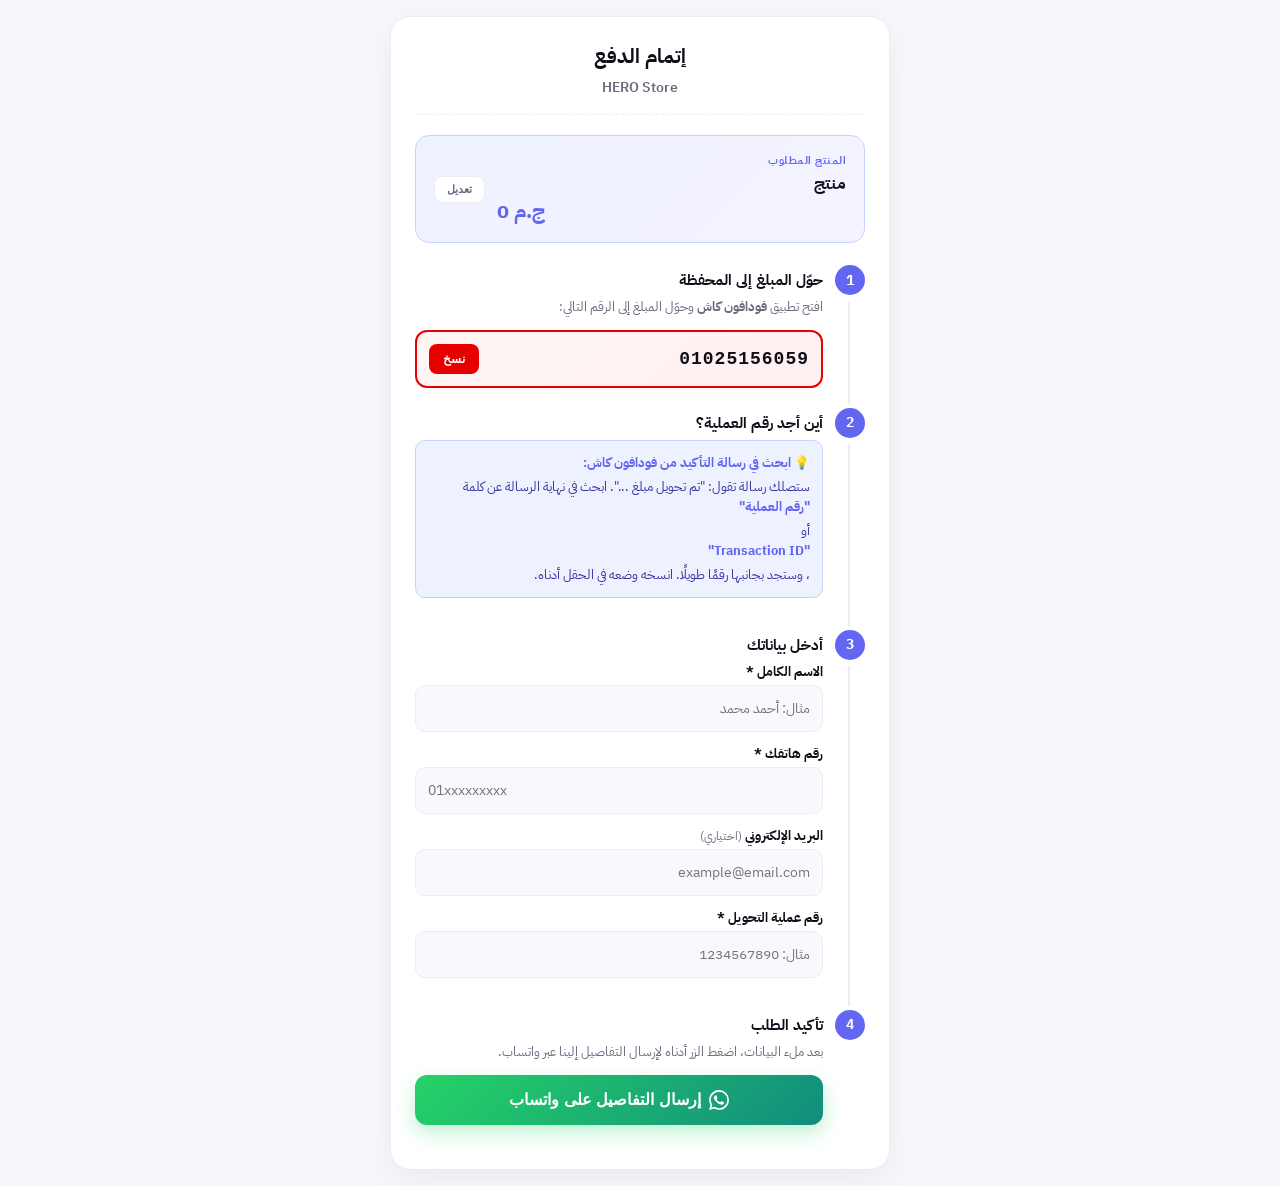
<file: pay.html>
<!DOCTYPE html>
<html lang="ar" dir="rtl">
<head>
<meta charset="UTF-8">
<meta name="viewport" content="width=device-width, initial-scale=1">
<title>إتمام الدفع — HERO Store</title>
<link href="https://fonts.googleapis.com/css2?family=IBM+Plex+Sans+Arabic:wght@400;600;700;800&display=swap" rel="stylesheet">
<style>
  :root {
    --primary: #6366F1; --primary-2: #A855F7;
    --bg: #F7F7FB; --surface: #FFFFFF;
    --text: #0F0F1A; --muted: #6B6B80; --line: #ECECF4;
    --success: #10B981; --danger: #EF4444;
    --voda-red: #E60000;
  }
  * { box-sizing: border-box; }
  body {
    margin: 0; padding: 16px;
    font-family: 'IBM Plex Sans Arabic', sans-serif;
    background: var(--bg); color: var(--text);
    display: flex; justify-content: center; align-items: flex-start;
    min-height: 100vh;
  }
  .container {
    background: var(--surface); max-width: 500px; width: 100%;
    border-radius: 20px; padding: 24px;
    box-shadow: 0 10px 30px rgba(0,0,0,0.05);
    border: 1px solid var(--line);
  }
  .header { text-align: center; margin-bottom: 20px; padding-bottom: 16px; border-bottom: 1px dashed var(--line); }
  .header h1 { margin: 0 0 6px; font-size: 20px; font-weight: 800; }
  .header .store { font-size: 14px; color: var(--muted); font-weight: 600; }

  /* بطاقة ملخص المنتج */
  .product-summary {
    background: linear-gradient(135deg, #EEF2FF, #F5F3FF);
    border: 1.5px solid #C7D2FE;
    border-radius: 14px;
    padding: 16px 18px;
    margin-bottom: 22px;
    display: flex;
    justify-content: space-between;
    align-items: center;
    gap: 12px;
  }
  .product-summary .info { flex: 1; }
  .product-summary .label { font-size: 11px; color: var(--primary); font-weight: 800; text-transform: uppercase; letter-spacing: 0.5px; margin-bottom: 2px; }
  .product-summary .name { font-size: 17px; font-weight: 800; color: var(--text); }
  .product-summary .price { font-size: 20px; font-weight: 800; color: var(--primary); direction: ltr; }
  .product-summary .edit-btn {
    background: white; border: 1px solid var(--line); border-radius: 8px;
    padding: 6px 12px; font-size: 11px; font-weight: 700; cursor: pointer;
    color: var(--muted); white-space: nowrap;
  }

  .step { display: flex; gap: 12px; margin-bottom: 20px; position: relative; }
  .step:not(:last-child)::before {
    content: ''; position: absolute; right: 15px; top: 36px; bottom: -20px;
    width: 2px; background: var(--line); z-index: 0;
  }
  .step-num {
    width: 30px; height: 30px; border-radius: 50%; background: var(--primary);
    color: white; display: flex; align-items: center; justify-content: center;
    font-weight: 800; font-size: 14px; flex-shrink: 0;
    z-index: 1; box-shadow: 0 0 0 4px var(--surface);
  }
  .step-content { flex: 1; padding-top: 4px; }
  .step-content h3 { margin: 0 0 6px; font-size: 15px; font-weight: 700; }
  .step-content > p { margin: 0 0 12px; font-size: 13px; color: var(--muted); line-height: 1.6; }

  .wallet-box {
    display: flex; align-items: center; justify-content: space-between; gap: 10px;
    background: linear-gradient(135deg, #FFF5F5, #FEF0F0);
    border: 2px solid var(--voda-red); border-radius: 12px; padding: 12px;
  }
  .wallet-box .number {
    font-size: 18px; font-weight: 800; letter-spacing: 1px;
    direction: ltr; text-align: right; font-family: monospace;
  }
  .wallet-box .copy-btn {
    background: var(--voda-red); color: white; border: none;
    padding: 8px 14px; border-radius: 8px; font-size: 12px; font-weight: 700; cursor: pointer;
  }

  .form-row { margin-bottom: 12px; }
  .form-row label { display: block; font-size: 13px; font-weight: 700; margin-bottom: 4px; }
  .form-row label span { color: var(--muted); font-weight: 400; font-size: 12px; }
  .form-row input {
    width: 100%; padding: 12px; border-radius: 10px; border: 1.5px solid var(--line);
    background: #F8F8FD; font-size: 14px; font-family: inherit; outline: none; transition: 0.2s;
  }
  .form-row input:focus { border-color: var(--primary); background: white; box-shadow: 0 0 0 3px rgba(99,102,241,0.15); }
  .field-error { display: none; font-size: 11px; color: var(--danger); margin-top: 4px; font-weight: 600; }
  .field-error.show { display: block; }

  .info-box {
    background: #EEF2FF; border: 1px solid #C7D2FE; border-radius: 10px;
    padding: 12px; margin-bottom: 12px; font-size: 12.5px; color: #3730A3; line-height: 1.6;
  }
  .info-box strong { display: block; margin-bottom: 4px; color: var(--primary); }

  .btn-confirm {
    width: 100%; padding: 15px; border-radius: 12px; border: none;
    background: linear-gradient(135deg, #25D366, #128C7E); color: white;
    font-size: 16px; font-weight: 800; cursor: pointer; display: flex;
    align-items: center; justify-content: center; gap: 8px;
    box-shadow: 0 8px 20px rgba(37,211,102,0.3); transition: 0.2s; margin-top: 10px;
  }
  .btn-confirm:active { transform: scale(0.98); }

  .success-box { text-align: center; padding: 20px 0; }
  .success-icon {
    width: 70px; height: 70px; margin: 0 auto 16px;
    background: var(--success); border-radius: 50%; display: flex;
    align-items: center; justify-content: center; font-size: 36px; color: white;
  }
  .success-box h2 { margin: 0 0 8px; font-size: 20px; }
  .success-box p { margin: 0 0 20px; font-size: 14px; color: var(--muted); }
</style>
</head>
<body>

<!-- FORM VIEW -->
<div class="container" id="form-view">
  <div class="header">
    <h1>إتمام الدفع</h1>
    <div class="store">HERO Store</div>
  </div>

  <!-- ملخص المنتج (يُملأ تلقائيًا من الرابط) -->
  <div class="product-summary" id="product-summary">
    <div class="info">
      <div class="label">المنتج المطلوب</div>
      <div class="name" id="sum-name">—</div>
      <div class="price" id="sum-price">—</div>
    </div>
    <button class="edit-btn" onclick="toggleEdit()">تعديل</button>
  </div>

  <!-- حقول التعديل (مخفية افتراضيًا) -->
  <div id="edit-fields" style="display:none; margin-bottom: 16px;">
    <div class="form-row">
      <label>اسم المنتج</label>
      <input type="text" id="f-product" placeholder="اسم المنتج">
    </div>
    <div class="form-row">
      <label>السعر</label>
      <input type="text" id="f-price" placeholder="السعر" inputmode="decimal">
    </div>
  </div>

  <!-- Step 1: Transfer -->
  <div class="step">
    <div class="step-num">1</div>
    <div class="step-content">
      <h3>حوّل المبلغ إلى المحفظة</h3>
      <p>افتح تطبيق <strong>فودافون كاش</strong> وحوّل المبلغ إلى الرقم التالي:</p>
      <div class="wallet-box">
        <div class="number" id="wallet-number">01025156059</div>
        <button class="copy-btn" onclick="copyWallet(event)">نسخ</button>
      </div>
    </div>
  </div>

  <!-- Step 2: Txn ID Info -->
  <div class="step">
    <div class="step-num">2</div>
    <div class="step-content">
      <h3>أين أجد رقم العملية؟</h3>
      <div class="info-box">
        <strong>💡 ابحث في رسالة التأكيد من فودافون كاش:</strong>
        ستصلك رسالة تقول: "تم تحويل مبلغ ...". ابحث في نهاية الرسالة عن كلمة <strong>"رقم العملية"</strong> أو <strong>"Transaction ID"</strong>، وستجد بجانبها رقمًا طويلًا. انسخه وضعه في الحقل أدناه.
      </div>
    </div>
  </div>

  <!-- Step 3: Form -->
  <div class="step">
    <div class="step-num">3</div>
    <div class="step-content">
      <h3>أدخل بياناتك</h3>

      <div class="form-row">
        <label>الاسم الكامل *</label>
        <input type="text" id="f-name" placeholder="مثال: أحمد محمد">
        <div class="field-error" id="err-name">الرجاء إدخال الاسم</div>
      </div>

      <div class="form-row">
        <label>رقم هاتفك *</label>
        <input type="tel" id="f-phone" placeholder="01xxxxxxxxx" inputmode="numeric">
        <div class="field-error" id="err-phone">الرجاء إدخال رقم هاتف صحيح (11 رقم)</div>
      </div>

      <div class="form-row">
        <label>البريد الإلكتروني <span>(اختياري)</span></label>
        <input type="email" id="f-email" placeholder="example@email.com">
        <div class="field-error" id="err-email">البريد الإلكتروني غير صحيح</div>
      </div>

      <div class="form-row">
        <label>رقم عملية التحويل *</label>
        <input type="text" id="f-txn" placeholder="مثال: 1234567890" inputmode="numeric">
        <div class="field-error" id="err-txn">الرجاء إدخال رقم العملية</div>
      </div>
    </div>
  </div>

  <!-- Step 4: Submit -->
  <div class="step">
    <div class="step-num">4</div>
    <div class="step-content">
      <h3>تأكيد الطلب</h3>
      <p>بعد ملء البيانات، اضغط الزر أدناه لإرسال التفاصيل إلينا عبر واتساب.</p>
      <button class="btn-confirm" onclick="submitForm()">
        <svg width="20" height="20" viewBox="0 0 24 24" fill="currentColor"><path d="M17.472 14.382c-.297-.149-1.758-.867-2.03-.967-.273-.099-.471-.148-.67.15-.197.297-.767.966-.94 1.164-.173.199-.347.223-.644.075-.297-.15-1.255-.463-2.39-1.475-.883-.788-1.48-1.761-1.653-2.059-.173-.297-.018-.458.13-.606.134-.133.298-.347.446-.52.149-.174.198-.298.298-.497.099-.198.05-.371-.025-.52-.075-.149-.669-1.612-.916-2.207-.242-.579-.487-.5-.669-.51-.173-.008-.371-.01-.57-.01-.198 0-.52.074-.792.372-.272.297-1.04 1.016-1.04 2.479 0 1.462 1.065 2.875 1.213 3.074.149.198 2.096 3.2 5.077 4.487.709.306 1.262.489 1.694.625.712.227 1.36.195 1.871.118.571-.085 1.758-.719 2.006-1.413.248-.694.248-1.289.173-1.413-.074-.124-.272-.198-.57-.347m-5.421 7.403h-.004a9.87 9.87 0 01-5.031-1.378l-.361-.214-3.741.982.998-3.648-.235-.374a9.86 9.86 0 01-1.51-5.26c.001-5.45 4.436-9.884 9.888-9.884 2.64 0 5.122 1.03 6.988 2.898a9.825 9.825 0 012.893 6.994c-.003 5.45-4.437 9.884-9.885 9.884m8.413-18.297A11.815 11.815 0 0012.05 0C5.495 0 .16 5.335.157 11.892c0 2.096.547 4.142 1.588 5.945L.057 24l6.305-1.654a11.882 11.882 0 005.683 1.448h.005c6.554 0 11.89-5.335 11.893-11.893a11.821 11.821 0 00-3.48-8.413Z"/></svg>
        إرسال التفاصيل على واتساب
      </button>
    </div>
  </div>
</div>

<!-- SUCCESS VIEW -->
<div class="container" id="success-view" hidden>
  <div class="success-box">
    <div class="success-icon">✓</div>
    <h2>تم استلام طلبك!</h2>
    <p>تم فتح واتساب مع تفاصيل طلبك. يرجى إرسال الرسالة وسنقوم بتفعيل المنتج فور التحقق من التحويل.</p>
    <button onclick="location.reload()" style="padding:12px 24px;border-radius:10px;border:1px solid var(--line);background:white;font-weight:700;cursor:pointer;">طلب جديد</button>
  </div>
</div>

<script>
  // ⚙️ الإعدادات
  const CONFIG = {
    walletNumber: '01025156059',
    whatsappNumber: '201025156059'
  };

  // قراءة المعلمات من الرابط
  const params = new URLSearchParams(location.search);
  let currentProduct = params.get('name') || 'منتج';
  let currentPrice = params.get('amount') || '0';

  // تعبئة الملخص
  document.getElementById('sum-name').textContent = currentProduct;
  document.getElementById('sum-price').textContent = currentPrice + ' ج.م';
  document.getElementById('wallet-number').textContent = CONFIG.walletNumber;

  // تعبئة الحقول المخفية (للاستخدام عند الإرسال)
  document.getElementById('f-product').value = currentProduct;
  document.getElementById('f-price').value = currentPrice;

  // زر التعديل
  function toggleEdit() {
    const fields = document.getElementById('edit-fields');
    if (fields.style.display === 'none') {
      fields.style.display = 'block';
      document.getElementById('f-product').focus();
    } else {
      fields.style.display = 'none';
      // تحديث الملخص من الحقول
      currentProduct = document.getElementById('f-product').value.trim() || 'منتج';
      currentPrice = document.getElementById('f-price').value.trim() || '0';
      document.getElementById('sum-name').textContent = currentProduct;
      document.getElementById('sum-price').textContent = currentPrice + ' ج.م';
    }
  }

  // نسخ رقم المحفظة
  function copyWallet(e) {
    e.preventDefault();
    navigator.clipboard.writeText(CONFIG.walletNumber).then(() => {
      const btn = e.target;
      const original = btn.textContent;
      btn.textContent = 'تم النسخ ✓';
      setTimeout(() => btn.textContent = original, 2000);
    });
  }

  // التحقق
  function validateForm() {
    let valid = true;
    const name = document.getElementById('f-name').value.trim();
    const phone = document.getElementById('f-phone').value.trim();
    const email = document.getElementById('f-email').value.trim();
    const txn = document.getElementById('f-txn').value.trim();

    if (name.length < 3) { document.getElementById('err-name').classList.add('show'); valid = false; } else document.getElementById('err-name').classList.remove('show');
    if (!/^01[0-2,5]\d{8}$/.test(phone)) { document.getElementById('err-phone').classList.add('show'); valid = false; } else document.getElementById('err-phone').classList.remove('show');
    if (email && !/^[^\s@]+@[^\s@]+\.[^\s@]+$/.test(email)) { document.getElementById('err-email').classList.add('show'); valid = false; } else document.getElementById('err-email').classList.remove('show');
    if (txn.length < 4) { document.getElementById('err-txn').classList.add('show'); valid = false; } else document.getElementById('err-txn').classList.remove('show');

    return valid;
  }

  // منع الحروف في الهاتف ورقم العملية
  ['f-phone', 'f-txn'].forEach(id => {
    document.getElementById(id).addEventListener('input', function() {
      this.value = this.value.replace(/[^0-9]/g, '');
    });
  });

  // إرسال
  function submitForm() {
    if (!validateForm()) {
      document.querySelector('.field-error.show').scrollIntoView({ behavior: 'smooth', block: 'center' });
      return;
    }

    const data = {
      product: currentProduct,
      price: currentPrice,
      name: document.getElementById('f-name').value.trim(),
      phone: document.getElementById('f-phone').value.trim(),
      email: document.getElementById('f-email').value.trim() || 'لا يوجد',
      txn: document.getElementById('f-txn').value.trim()
    };

    const message =
`🛒 *طلب جديد — HERO Store*

📦 *المنتج:* ${data.product}
💰 *السعر:* ${data.price}
👤 *الاسم:* ${data.name}
📱 *الهاتف:* ${data.phone}
✉️ *البريد:* ${data.email}
🔢 *رقم العملية:* ${data.txn}

✅ أرجو التحقق وتفعيل الطلب.`;

    window.open(`https://wa.me/${CONFIG.whatsappNumber}?text=${encodeURIComponent(message)}`, '_blank');

    document.getElementById('form-view').hidden = true;
    document.getElementById('success-view').hidden = false;
    window.scrollTo(0, 0);
  }
</script>
</body>
</html>
</file>
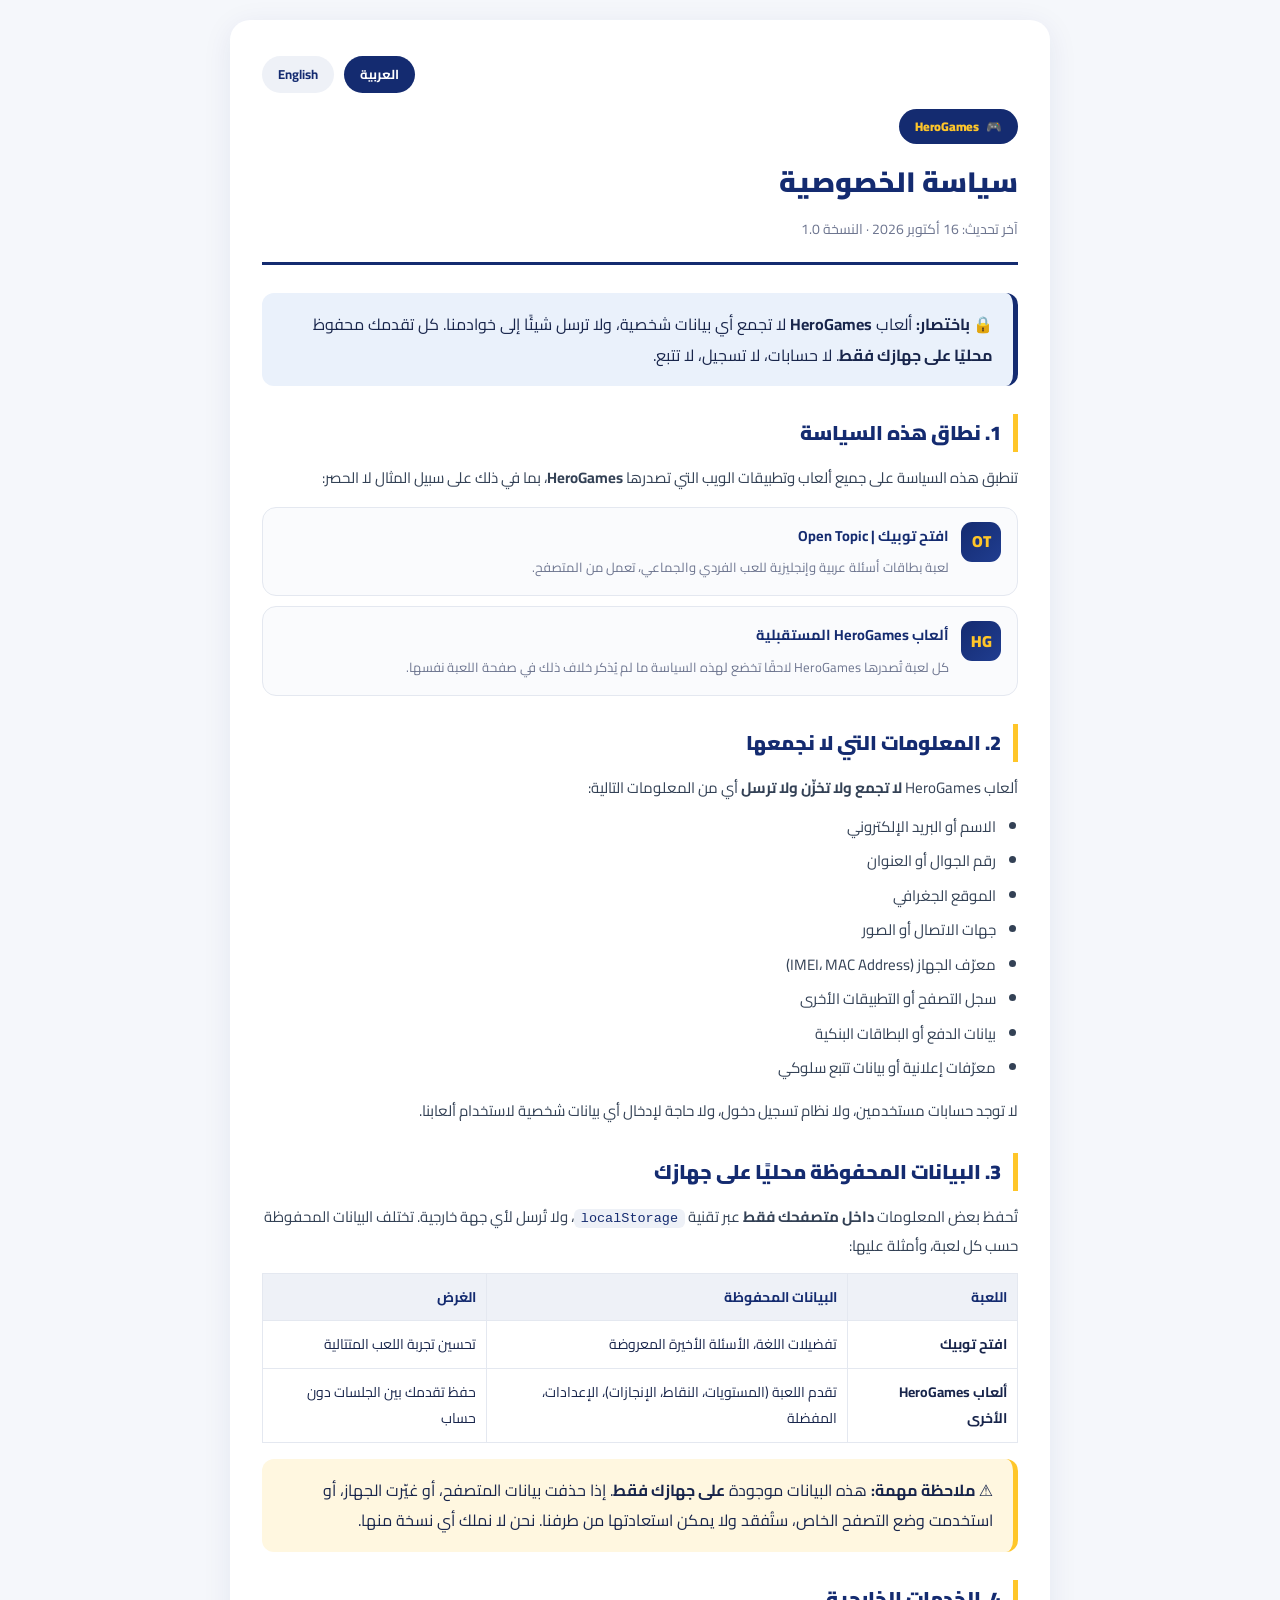
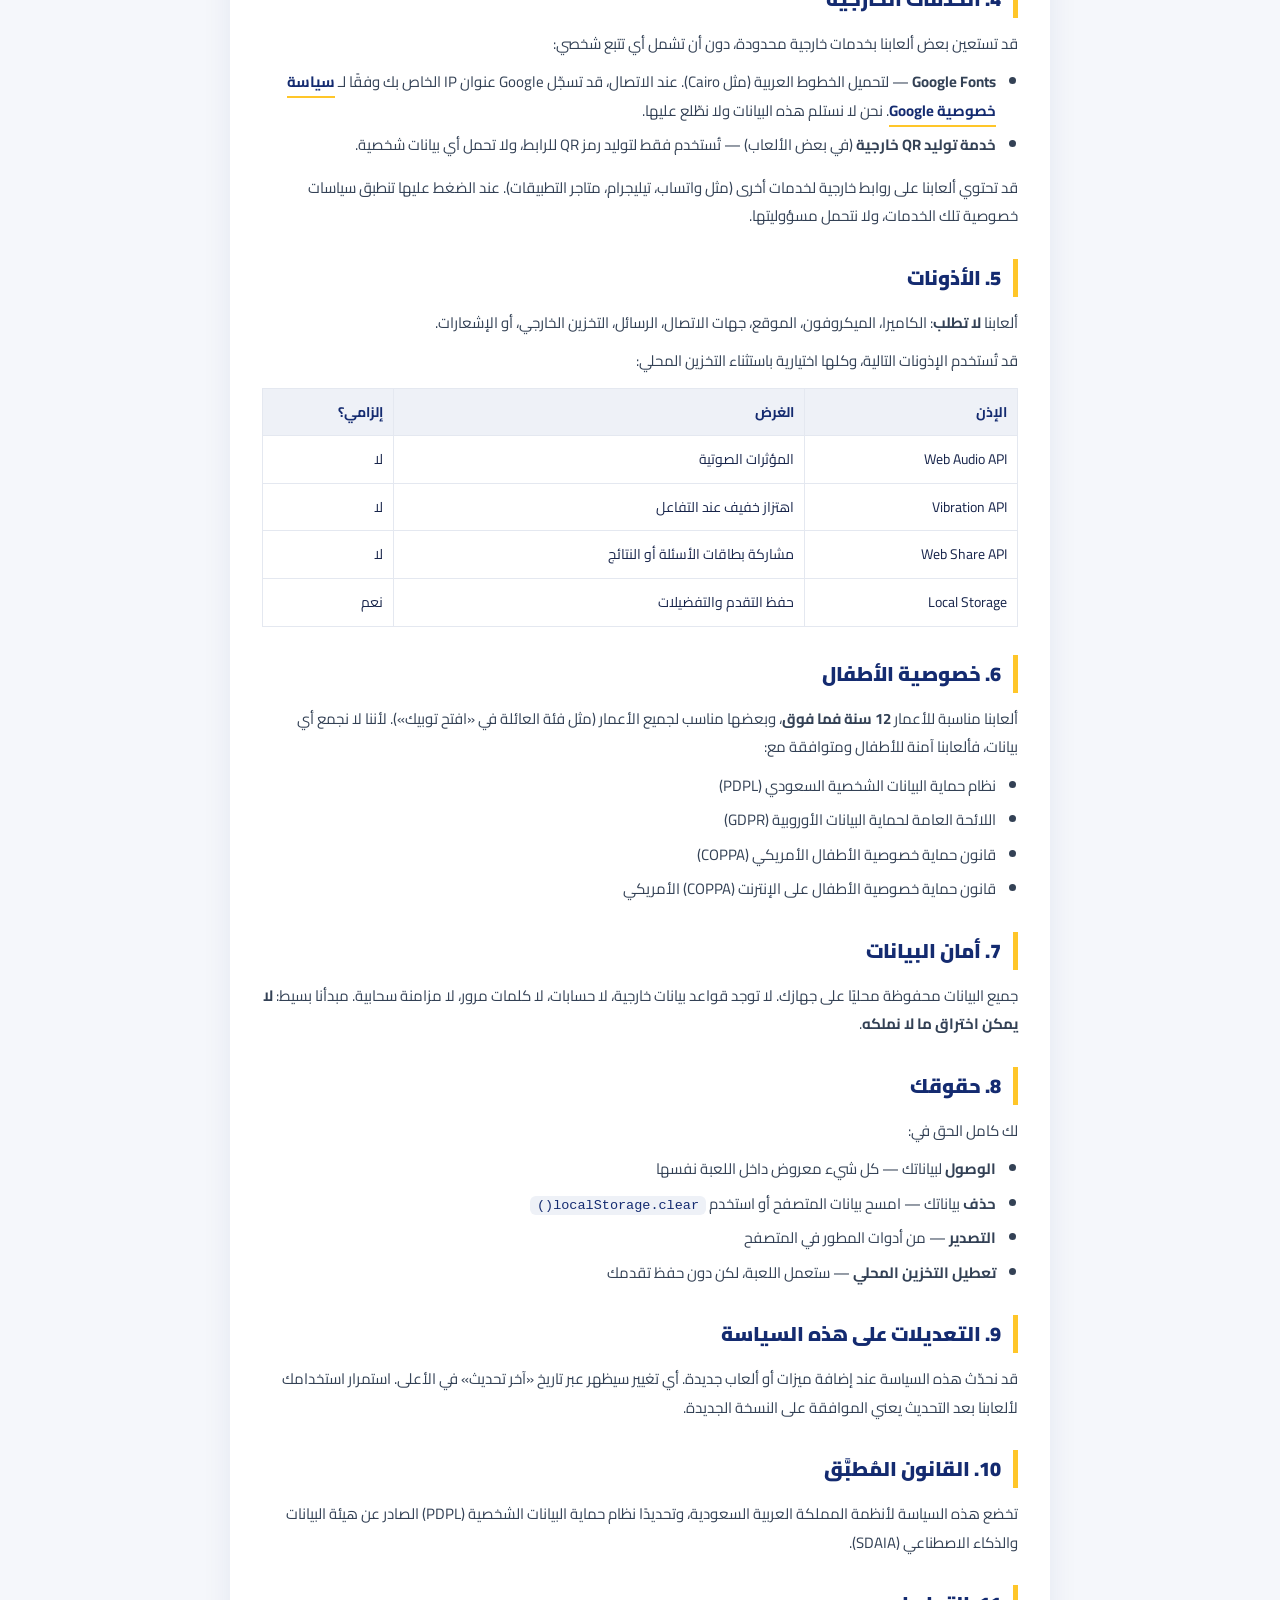
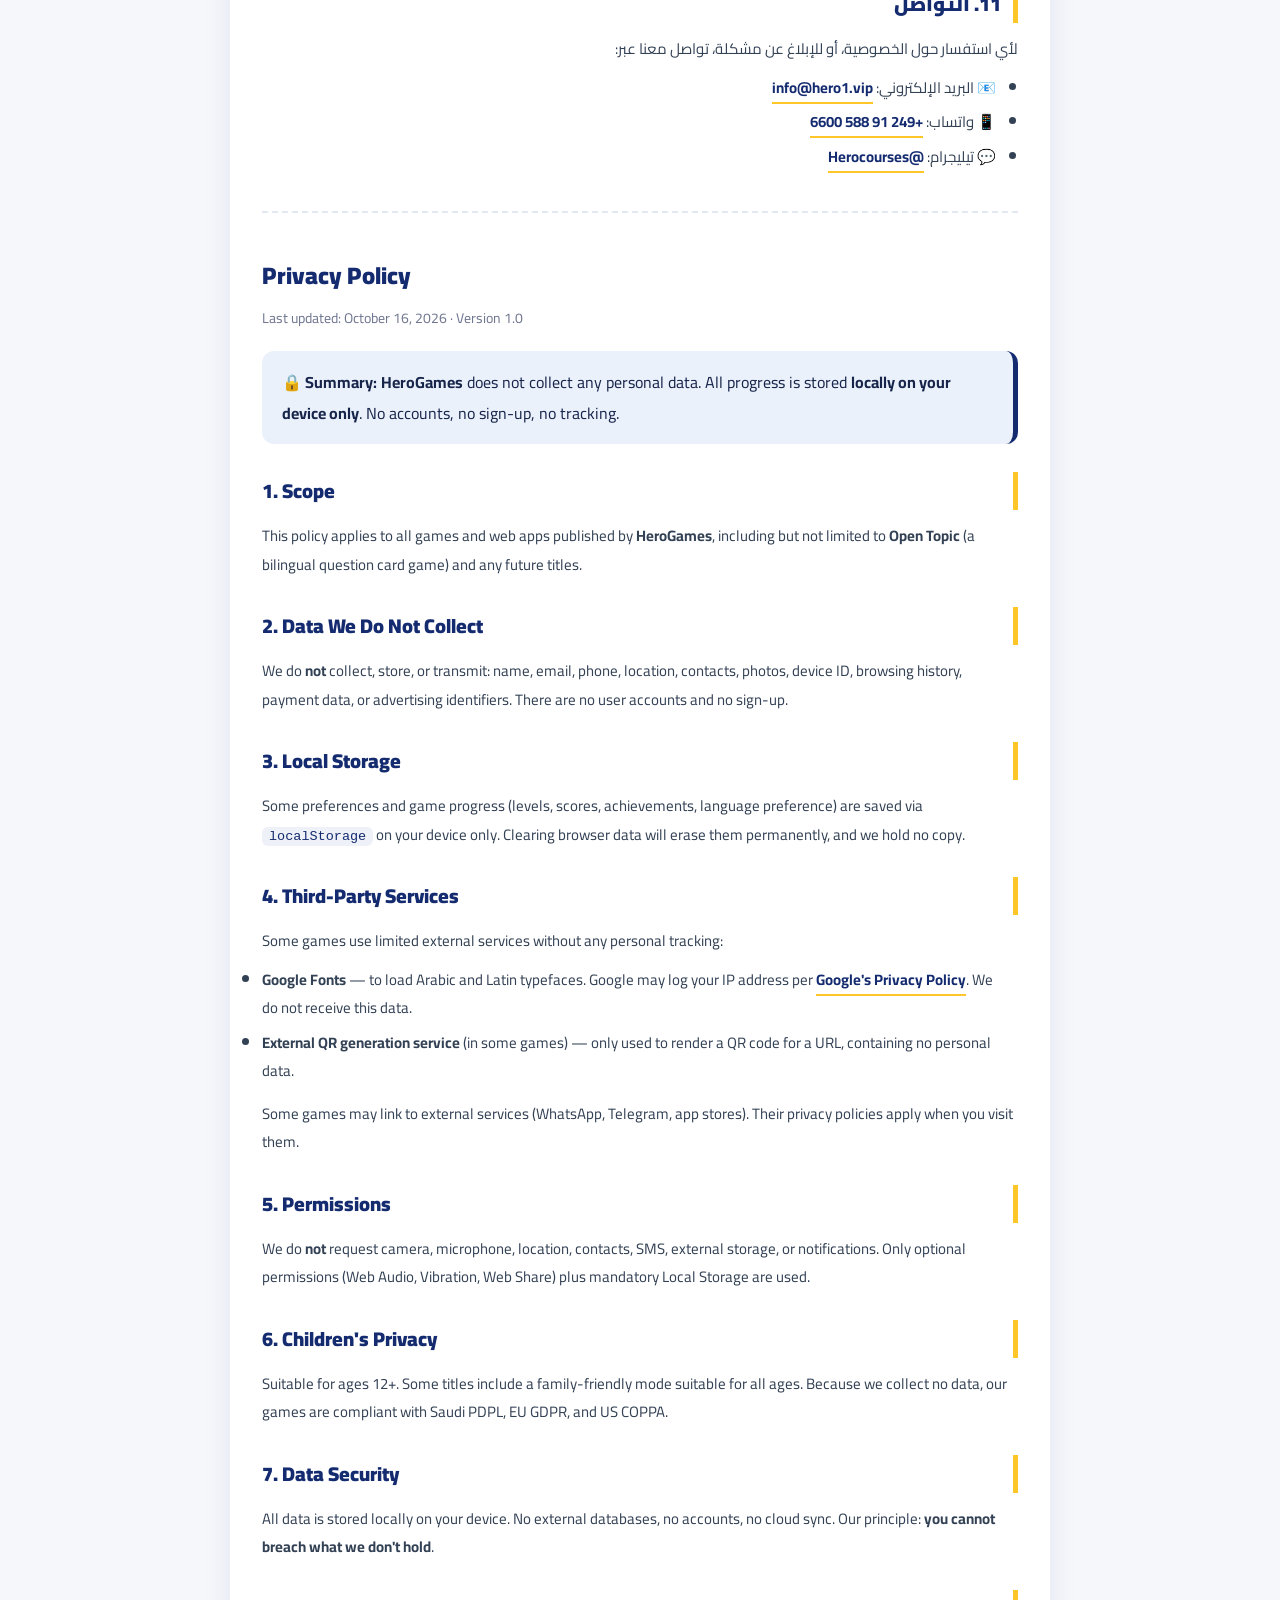
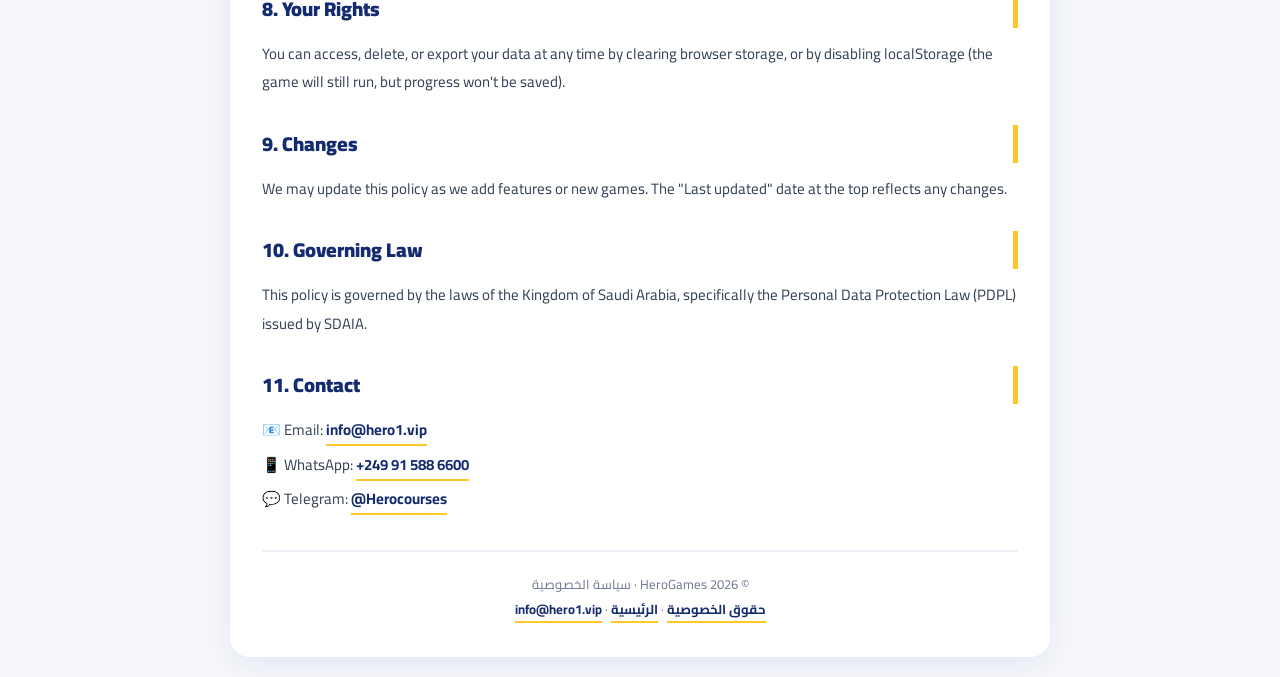
<file: privacy.html>
<!DOCTYPE html>
<html lang="ar" dir="rtl">
<head>
<meta charset="UTF-8">
<meta name="viewport" content="width=device-width,initial-scale=1">
<title>سياسة الخصوصية — HeroGames</title>
<link href="https://fonts.googleapis.com/css2?family=Cairo:wght@400;600;700;900&display=swap" rel="stylesheet">
<style>
*{margin:0;padding:0;box-sizing:border-box}
body{font-family:'Cairo',system-ui,-apple-system,"Segoe UI",Tahoma,Arial,sans-serif;background:#f5f7fb;color:#18254b;line-height:1.9;padding:20px}
.wrap{max-width:820px;margin:0 auto;background:#fff;border-radius:20px;padding:36px 32px;box-shadow:0 6px 30px rgba(20,43,112,.08)}
header{border-bottom:3px solid #142b70;padding-bottom:20px;margin-bottom:28px}
h1{color:#142b70;font-size:28px;font-weight:900;margin-bottom:6px}
.sub{color:#6e7690;font-size:14px}
h2{color:#142b70;font-size:20px;font-weight:900;margin:28px 0 12px;padding-right:12px;border-right:5px solid #ffc629}
p,li{font-size:15px;color:#334155;margin-bottom:10px}
ul,ol{padding-right:22px;margin-bottom:14px}
li{margin-bottom:6px}
.box{background:#eaf1fb;border-right:5px solid #142b70;padding:16px 20px;border-radius:12px;margin:16px 0}
.box.warn{background:#fff7e0;border-right-color:#ffc629}
.box.danger{background:#fef2f2;border-right-color:#ef4444}
a{color:#142b70;font-weight:700;text-decoration:none;border-bottom:2px solid #ffc629}
a:hover{color:#ffc629}
code{background:#eef1f7;padding:2px 7px;border-radius:6px;font-family:ui-monospace,Menlo,Consolas,monospace;font-size:13.5px;color:#142b70}
table{width:100%;border-collapse:collapse;margin:12px 0;font-size:14px}
th,td{border:1px solid #e4e8f0;padding:10px;text-align:right}
th{background:#eef1f7;color:#142b70;font-weight:700}
footer{margin-top:36px;padding-top:20px;border-top:2px solid #eef1f7;text-align:center;font-size:13px;color:#6e7690}
.badge{display:inline-flex;align-items:center;gap:7px;background:#142b70;color:#fff;padding:6px 16px;border-radius:30px;font-size:12.5px;font-weight:800;margin-bottom:12px;letter-spacing:.3px}
.badge b{color:#ffc629;font-weight:900;letter-spacing:-.3px}
.lang{display:flex;gap:10px;justify-content:flex-end;margin-bottom:16px}
.lang a{background:#eef1f7;padding:6px 16px;border-radius:30px;border:none;font-size:13px;font-weight:700}
.lang a.active{background:#142b70;color:#fff;border:none}
.games{display:grid;grid-template-columns:1fr;gap:10px;margin:14px 0}
.game{background:#fafbfd;border:1px solid #e4e8f0;border-radius:14px;padding:14px 16px;display:flex;align-items:flex-start;gap:12px}
.game .ico{width:40px;height:40px;border-radius:11px;background:linear-gradient(135deg,#142b70,#203d90);display:grid;place-items:center;color:#ffc629;font-weight:900;font-size:16px;flex:none}
.game b{color:#142b70;display:block;font-size:14.5px;margin-bottom:2px}
.game span{color:#6e7690;font-size:13px;line-height:1.7}
@media(max-width:600px){
  .wrap{padding:22px 18px}
  h1{font-size:22px}
  h2{font-size:17px}
  table{font-size:13px}
  th,td{padding:8px}
}
</style>
</head>
<body>
<div class="wrap">

<div class="lang">
<a href="#" class="active">العربية</a>
<a href="#english">English</a>
</div>

<header>
<span class="badge">🎮 <b>HeroGames</b></span>
<h1>سياسة الخصوصية</h1>
<div class="sub">آخر تحديث: 16 أكتوبر 2026 · النسخة 1.0</div>
</header>

<div class="box">
<strong>🔒 باختصار:</strong> ألعاب <strong>HeroGames</strong> لا تجمع أي بيانات شخصية، ولا ترسل شيئًا إلى خوادمنا. كل تقدمك محفوظ <strong>محليًا على جهازك فقط</strong>. لا حسابات، لا تسجيل، لا تتبع.
</div>

<h2>1. نطاق هذه السياسة</h2>
<p>تنطبق هذه السياسة على جميع ألعاب وتطبيقات الويب التي تصدرها <strong>HeroGames</strong>، بما في ذلك على سبيل المثال لا الحصر:</p>

<div class="games">
  <div class="game">
    <div class="ico">OT</div>
    <div>
      <b>افتح توبيك | Open Topic</b>
      <span>لعبة بطاقات أسئلة عربية وإنجليزية للعب الفردي والجماعي، تعمل من المتصفح.</span>
    </div>
  </div>
  <div class="game">
    <div class="ico">HG</div>
    <div>
      <b>ألعاب HeroGames المستقبلية</b>
      <span>كل لعبة تُصدرها HeroGames لاحقًا تخضع لهذه السياسة ما لم يُذكر خلاف ذلك في صفحة اللعبة نفسها.</span>
    </div>
  </div>
</div>

<h2>2. المعلومات التي لا نجمعها</h2>
<p>ألعاب HeroGames <strong>لا تجمع ولا تخزّن ولا ترسل</strong> أي من المعلومات التالية:</p>
<ul>
<li>الاسم أو البريد الإلكتروني</li>
<li>رقم الجوال أو العنوان</li>
<li>الموقع الجغرافي</li>
<li>جهات الاتصال أو الصور</li>
<li>معرّف الجهاز (IMEI، MAC Address)</li>
<li>سجل التصفح أو التطبيقات الأخرى</li>
<li>بيانات الدفع أو البطاقات البنكية</li>
<li>معرّفات إعلانية أو بيانات تتبع سلوكي</li>
</ul>
<p>لا توجد حسابات مستخدمين، ولا نظام تسجيل دخول، ولا حاجة لإدخال أي بيانات شخصية لاستخدام ألعابنا.</p>

<h2>3. البيانات المحفوظة محليًا على جهازك</h2>
<p>تُحفظ بعض المعلومات <strong>داخل متصفحك فقط</strong> عبر تقنية <code>localStorage</code>، ولا تُرسل لأي جهة خارجية. تختلف البيانات المحفوظة حسب كل لعبة، وأمثلة عليها:</p>

<table>
<tr><th>اللعبة</th><th>البيانات المحفوظة</th><th>الغرض</th></tr>
<tr>
  <td><b>افتح توبيك</b></td>
  <td>تفضيلات اللغة، الأسئلة الأخيرة المعروضة</td>
  <td>تحسين تجربة اللعب المتتالية</td>
</tr>
<tr>
  <td><b>ألعاب HeroGames الأخرى</b></td>
  <td>تقدم اللعبة (المستويات، النقاط، الإنجازات)، الإعدادات، المفضلة</td>
  <td>حفظ تقدمك بين الجلسات دون حساب</td>
</tr>
</table>

<div class="box warn">
<strong>⚠️ ملاحظة مهمة:</strong> هذه البيانات موجودة <strong>على جهازك فقط</strong>. إذا حذفت بيانات المتصفح، أو غيّرت الجهاز، أو استخدمت وضع التصفح الخاص، ستُفقد ولا يمكن استعادتها من طرفنا. نحن لا نملك أي نسخة منها.
</div>

<h2>4. الخدمات الخارجية</h2>
<p>قد تستعين بعض ألعابنا بخدمات خارجية محدودة، دون أن تشمل أي تتبع شخصي:</p>
<ul>
<li><strong>Google Fonts</strong> — لتحميل الخطوط العربية (مثل Cairo). عند الاتصال، قد تسجّل Google عنوان IP الخاص بك وفقًا لـ <a href="https://policies.google.com/privacy" target="_blank" rel="noopener">سياسة خصوصية Google</a>. نحن لا نستلم هذه البيانات ولا نطّلع عليها.</li>
<li><strong>خدمة توليد QR خارجية</strong> (في بعض الألعاب) — تُستخدم فقط لتوليد رمز QR للرابط، ولا تحمل أي بيانات شخصية.</li>
</ul>
<p>قد تحتوي ألعابنا على روابط خارجية لخدمات أخرى (مثل واتساب، تيليجرام، متاجر التطبيقات). عند الضغط عليها تنطبق سياسات خصوصية تلك الخدمات، ولا نتحمل مسؤوليتها.</p>

<h2>5. الأذونات</h2>
<p>ألعابنا <strong>لا تطلب</strong>: الكاميرا، الميكروفون، الموقع، جهات الاتصال، الرسائل، التخزين الخارجي، أو الإشعارات.</p>
<p>قد تُستخدم الإذونات التالية، وكلها اختيارية باستثناء التخزين المحلي:</p>
<table>
<tr><th>الإذن</th><th>الغرض</th><th>إلزامي؟</th></tr>
<tr><td>Web Audio API</td><td>المؤثرات الصوتية</td><td>لا</td></tr>
<tr><td>Vibration API</td><td>اهتزاز خفيف عند التفاعل</td><td>لا</td></tr>
<tr><td>Web Share API</td><td>مشاركة بطاقات الأسئلة أو النتائج</td><td>لا</td></tr>
<tr><td>Local Storage</td><td>حفظ التقدم والتفضيلات</td><td>نعم</td></tr>
</table>

<h2>6. خصوصية الأطفال</h2>
<p>ألعابنا مناسبة للأعمار <strong>12 سنة فما فوق</strong>، وبعضها مناسب لجميع الأعمار (مثل فئة العائلة في «افتح توبيك»). لأننا لا نجمع أي بيانات، فألعابنا آمنة للأطفال ومتوافقة مع:</p>
<ul>
<li>نظام حماية البيانات الشخصية السعودي (PDPL)</li>
<li>اللائحة العامة لحماية البيانات الأوروبية (GDPR)</li>
<li>قانون حماية خصوصية الأطفال الأمريكي (COPPA)</li>
<li>قانون حماية خصوصية الأطفال على الإنترنت (COPPA) الأمريكي</li>
</ul>

<h2>7. أمان البيانات</h2>
<p>جميع البيانات محفوظة محليًا على جهازك. لا توجد قواعد بيانات خارجية، لا حسابات، لا كلمات مرور، لا مزامنة سحابية. مبدأنا بسيط: <strong>لا يمكن اختراق ما لا نملكه</strong>.</p>

<h2>8. حقوقك</h2>
<p>لك كامل الحق في:</p>
<ul>
<li><strong>الوصول</strong> لبياناتك — كل شيء معروض داخل اللعبة نفسها</li>
<li><strong>حذف</strong> بياناتك — امسح بيانات المتصفح أو استخدم <code>localStorage.clear()</code></li>
<li><strong>التصدير</strong> — من أدوات المطور في المتصفح</li>
<li><strong>تعطيل التخزين المحلي</strong> — ستعمل اللعبة، لكن دون حفظ تقدمك</li>
</ul>

<h2>9. التعديلات على هذه السياسة</h2>
<p>قد نحدّث هذه السياسة عند إضافة ميزات أو ألعاب جديدة. أي تغيير سيظهر عبر تاريخ «آخر تحديث» في الأعلى. استمرار استخدامك لألعابنا بعد التحديث يعني الموافقة على النسخة الجديدة.</p>

<h2>10. القانون المُطبَّق</h2>
<p>تخضع هذه السياسة لأنظمة المملكة العربية السعودية، وتحديدًا نظام حماية البيانات الشخصية (PDPL) الصادر عن هيئة البيانات والذكاء الاصطناعي (SDAIA).</p>

<h2>11. التواصل</h2>
<p>لأي استفسار حول الخصوصية، أو للإبلاغ عن مشكلة، تواصل معنا عبر:</p>
<ul>
<li>📧 البريد الإلكتروني: <a href="mailto:info@hero1.vip">info@hero1.vip</a></li>
<li>📱 واتساب: <a href="https://wa.me/249915886600" target="_blank" rel="noopener">+249 91 588 6600</a></li>
<li>💬 تيليجرام: <a href="https://t.me/Herocourses" target="_blank" rel="noopener">@Herocourses</a></li>
</ul>

<hr style="margin:40px 0;border:0;border-top:2px dashed #e4e8f0">

<div id="english" dir="ltr" style="text-align:left">
<h1 style="color:#142b70;font-size:24px;margin-bottom:6px">Privacy Policy</h1>
<div class="sub" style="margin-bottom:20px">Last updated: October 16, 2026 · Version 1.0</div>

<div class="box">
<strong>🔒 Summary:</strong> <strong>HeroGames</strong> does not collect any personal data. All progress is stored <strong>locally on your device only</strong>. No accounts, no sign-up, no tracking.
</div>

<h2>1. Scope</h2>
<p>This policy applies to all games and web apps published by <strong>HeroGames</strong>, including but not limited to <strong>Open Topic</strong> (a bilingual question card game) and any future titles.</p>

<h2>2. Data We Do Not Collect</h2>
<p>We do <strong>not</strong> collect, store, or transmit: name, email, phone, location, contacts, photos, device ID, browsing history, payment data, or advertising identifiers. There are no user accounts and no sign-up.</p>

<h2>3. Local Storage</h2>
<p>Some preferences and game progress (levels, scores, achievements, language preference) are saved via <code>localStorage</code> on your device only. Clearing browser data will erase them permanently, and we hold no copy.</p>

<h2>4. Third-Party Services</h2>
<p>Some games use limited external services without any personal tracking:</p>
<ul>
<li><strong>Google Fonts</strong> — to load Arabic and Latin typefaces. Google may log your IP address per <a href="https://policies.google.com/privacy">Google's Privacy Policy</a>. We do not receive this data.</li>
<li><strong>External QR generation service</strong> (in some games) — only used to render a QR code for a URL, containing no personal data.</li>
</ul>
<p>Some games may link to external services (WhatsApp, Telegram, app stores). Their privacy policies apply when you visit them.</p>

<h2>5. Permissions</h2>
<p>We do <strong>not</strong> request camera, microphone, location, contacts, SMS, external storage, or notifications. Only optional permissions (Web Audio, Vibration, Web Share) plus mandatory Local Storage are used.</p>

<h2>6. Children's Privacy</h2>
<p>Suitable for ages 12+. Some titles include a family-friendly mode suitable for all ages. Because we collect no data, our games are compliant with Saudi PDPL, EU GDPR, and US COPPA.</p>

<h2>7. Data Security</h2>
<p>All data is stored locally on your device. No external databases, no accounts, no cloud sync. Our principle: <strong>you cannot breach what we don't hold</strong>.</p>

<h2>8. Your Rights</h2>
<p>You can access, delete, or export your data at any time by clearing browser storage, or by disabling localStorage (the game will still run, but progress won't be saved).</p>

<h2>9. Changes</h2>
<p>We may update this policy as we add features or new games. The "Last updated" date at the top reflects any changes.</p>

<h2>10. Governing Law</h2>
<p>This policy is governed by the laws of the Kingdom of Saudi Arabia, specifically the Personal Data Protection Law (PDPL) issued by SDAIA.</p>

<h2>11. Contact</h2>
<ul style="list-style:none;padding:0">
<li>📧 Email: <a href="mailto:info@hero1.vip">info@hero1.vip</a></li>
<li>📱 WhatsApp: <a href="https://wa.me/249915886600">+249 91 588 6600</a></li>
<li>💬 Telegram: <a href="https://t.me/Herocourses">@Herocourses</a></li>
</ul>
</div>

<footer>
© 2026 HeroGames · سياسة الخصوصية<br>
<a href="privacy-rights.html">حقوق الخصوصية</a> · <a href="games.html">الرئيسية</a> · <a href="mailto:info@hero1.vip">info@hero1.vip</a>
</footer>

</div>
</body>
</html>
</file>
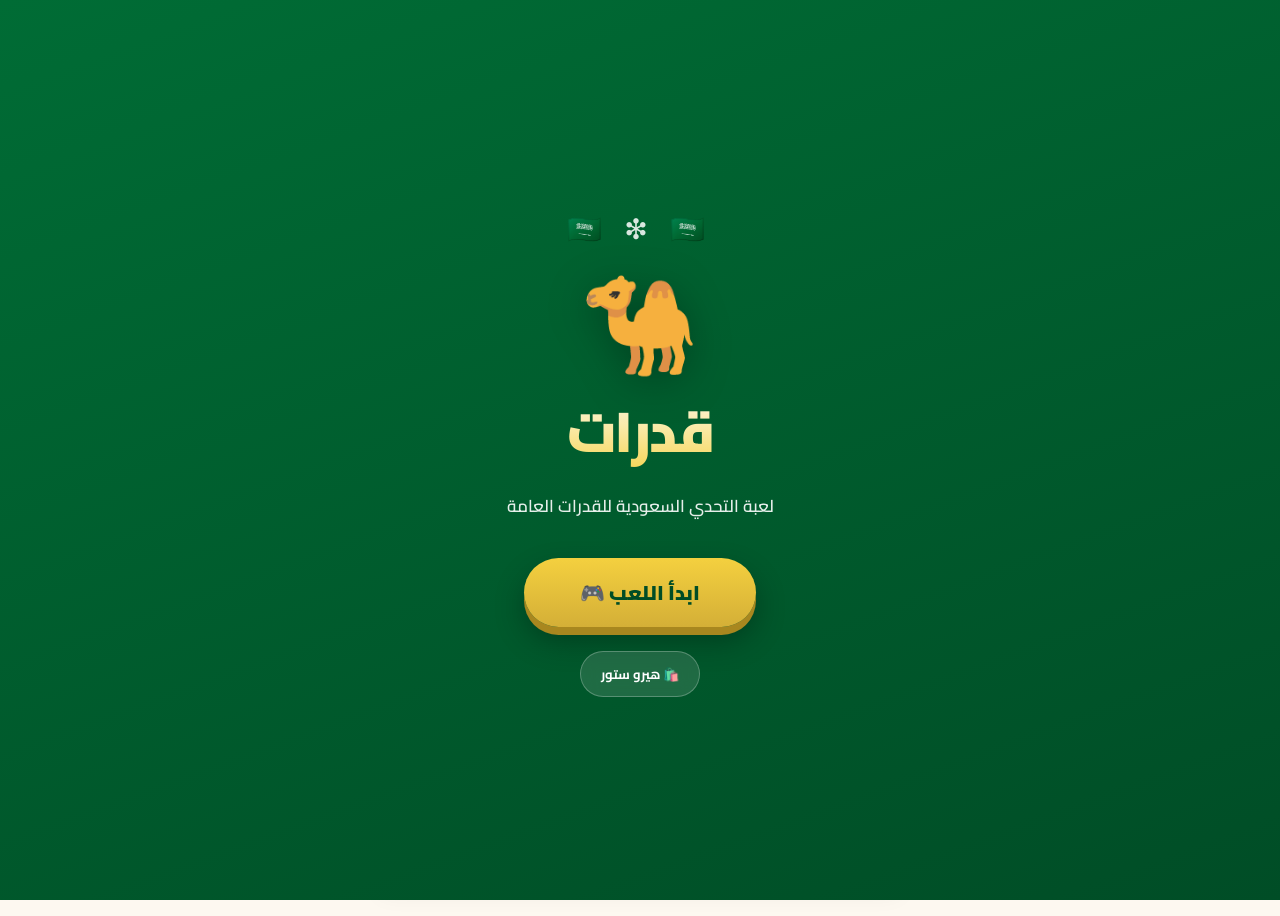
<file: qudrat-game.html>
<!DOCTYPE html>
<html lang="ar" dir="rtl">
<head>
<meta charset="UTF-8">
<meta name="viewport" content="width=device-width, initial-scale=1.0, maximum-scale=1.0, user-scalable=no">
<meta name="theme-color" content="#006C35">
<title>🎮 قدرات — لعبة التحدي السعودية</title>
<link rel="preconnect" href="https://fonts.googleapis.com">
<link rel="preconnect" href="https://fonts.gstatic.com" crossorigin>
<link href="https://fonts.googleapis.com/css2?family=Cairo:wght@400;600;700;900&display=swap" rel="stylesheet">
<style>
*{margin:0;padding:0;box-sizing:border-box;-webkit-tap-highlight-color:transparent}
:root{
--green:#006C35;--green-dark:#004d26;--green-light:#00854a;
--gold:#D4AF37;--gold-light:#F4D03F;--gold-dark:#a8871f;
--cream:#FDF8F0;--cream-dark:#f5ead9;
--red:#C8102E;--red-light:#ef4444;
--blue:#1e40af;--purple:#7c3aed;
--text:#1a2634;--text-mute:#64748b;
--radius:16px;--radius-sm:10px;
--shadow:0 4px 16px rgba(0,0,0,.08);
--shadow-lg:0 12px 40px rgba(0,0,0,.15);
--nav-h:68px;
}
html,body{height:100%}
body{font-family:'Cairo',system-ui,sans-serif;background:var(--cream);color:var(--text);min-height:100vh;overflow-x:hidden;-webkit-font-smoothing:antialiased;padding-bottom:calc(var(--nav-h) + 8px)}
body.no-nav{padding-bottom:0}
button{font-family:inherit;cursor:pointer;border:none;background:none;color:inherit}
.hide{display:none !important}

/* SPLASH */
#screen-splash{position:fixed;inset:0;z-index:1000;background:linear-gradient(160deg,var(--green) 0%,var(--green-dark) 100%);display:flex;flex-direction:column;align-items:center;justify-content:center;color:#fff;text-align:center;padding:24px;transition:opacity .5s,transform .5s}
#screen-splash.hide{opacity:0;transform:scale(1.1);pointer-events:none}
.splash-logo{font-size:96px;line-height:1;margin-bottom:8px;animation:floaty 2.5s ease-in-out infinite;filter:drop-shadow(0 8px 20px rgba(0,0,0,.3))}
@keyframes floaty{0%,100%{transform:translateY(0)}50%{transform:translateY(-14px)}}
.splash-title{font-size:56px;font-weight:900;letter-spacing:-2px;margin-bottom:6px;background:linear-gradient(180deg,#fff,var(--gold-light));-webkit-background-clip:text;background-clip:text;color:transparent}
.splash-sub{font-size:17px;opacity:.9;margin-bottom:36px;font-weight:600}
.splash-flags{font-size:28px;letter-spacing:8px;margin-bottom:20px;opacity:.85}
.btn-start{background:linear-gradient(180deg,var(--gold-light),var(--gold));color:var(--green-dark);font-size:20px;font-weight:900;padding:16px 56px;border-radius:60px;box-shadow:0 8px 0 var(--gold-dark),0 14px 30px rgba(0,0,0,.3);transition:.15s}
.btn-start:active{transform:translateY(6px);box-shadow:0 2px 0 var(--gold-dark)}

/* APP SHELL */
#app{max-width:520px;margin:0 auto;min-height:100vh;position:relative;background:var(--cream)}
.screen{display:none;padding:0 14px 14px;animation:fadeUp .35s ease}
.screen.active{display:block}
@keyframes fadeUp{from{opacity:0;transform:translateY(12px)}to{opacity:1;transform:translateY(0)}}

/* HEADER */
.main-header{position:sticky;top:0;z-index:50;background:linear-gradient(160deg,var(--green) 0%,var(--green-dark) 100%);color:#fff;padding:12px 16px;border-radius:0 0 22px 22px;box-shadow:0 6px 20px rgba(0,108,53,.25);margin:0 -14px 14px}
.header-top{display:flex;justify-content:space-between;align-items:center;margin-bottom:10px}
.header-brand{display:flex;align-items:center;gap:8px;font-size:18px;font-weight:900}
.header-brand .brand-icon{font-size:26px}
.header-brand small{font-size:10px;font-weight:400;opacity:.85;display:block;margin-top:-2px}
.header-stats{display:flex;gap:6px}
.stat-pill{background:rgba(255,255,255,.15);backdrop-filter:blur(6px);padding:5px 11px;border-radius:30px;font-size:12px;font-weight:700;display:flex;align-items:center;gap:4px;border:1px solid rgba(255,255,255,.15)}
.stat-pill.coins{color:var(--gold-light)}
.stat-pill.hearts{color:#ffb4b4}
.header-progress{display:flex;align-items:center;gap:8px;font-size:11px}
.header-progress .lvl{font-weight:900;font-size:13px;background:var(--gold);color:var(--green-dark);padding:2px 10px;border-radius:30px}
.header-progress .bar{flex:1;height:8px;background:rgba(255,255,255,.2);border-radius:10px;overflow:hidden}
.header-progress .bar .fill{height:100%;background:linear-gradient(90deg,var(--gold-light),var(--gold));border-radius:10px;transition:width .6s ease}

/* HOME */
.hero-card{background:linear-gradient(160deg,var(--green) 0%,var(--green-light) 100%);border-radius:22px;padding:18px 20px;color:#fff;box-shadow:0 10px 30px rgba(0,108,53,.28);margin-bottom:14px;position:relative;overflow:hidden}
.hero-card::before{content:'🐪';position:absolute;left:-10px;bottom:-15px;font-size:110px;opacity:.12;transform:rotate(-8deg)}
.hero-card h2{font-size:20px;font-weight:900;margin-bottom:4px;position:relative}
.hero-card p{font-size:13px;opacity:.9;margin-bottom:14px;position:relative;line-height:1.6}
.btn-continue{background:linear-gradient(180deg,var(--gold-light),var(--gold));color:var(--green-dark);font-weight:900;padding:11px 26px;border-radius:40px;font-size:15px;box-shadow:0 5px 0 var(--gold-dark),0 8px 20px rgba(0,0,0,.2);position:relative;transition:.15s;display:inline-flex;align-items:center;gap:8px}
.btn-continue:active{transform:translateY(4px);box-shadow:0 1px 0 var(--gold-dark)}
.home-grid{display:grid;grid-template-columns:1fr 1fr;gap:10px;margin-bottom:14px}
.home-tile{background:#fff;border-radius:var(--radius);padding:14px;box-shadow:var(--shadow);border:1px solid #f0e8d8;text-align:center;transition:.15s;position:relative;overflow:hidden;cursor:pointer}
.home-tile:active{transform:scale(.97)}
.home-tile .tile-emoji{font-size:32px;margin-bottom:4px}
.home-tile .tile-title{font-size:13px;font-weight:700;color:var(--green)}
.home-tile .tile-desc{font-size:10px;color:var(--text-mute);margin-top:2px}
.home-tile .badge{position:absolute;top:6px;left:6px;background:var(--red);color:#fff;font-size:9px;font-weight:700;padding:2px 7px;border-radius:30px}
.daily-card{background:#fff;border-radius:var(--radius);padding:14px 16px;box-shadow:var(--shadow);border:1px solid #f0e8d8;margin-bottom:14px;display:flex;align-items:center;gap:12px;position:relative;overflow:hidden}
.daily-card::before{content:'';position:absolute;right:0;top:0;bottom:0;width:4px;background:linear-gradient(180deg,var(--gold),var(--gold-dark))}
.daily-icon{font-size:34px;flex-shrink:0}
.daily-info{flex:1;min-width:0}
.daily-info h4{font-size:14px;font-weight:900;color:var(--green);margin-bottom:2px}
.daily-info p{font-size:11px;color:var(--text-mute);margin-bottom:6px}
.btn-daily{background:var(--green);color:#fff;padding:6px 16px;border-radius:30px;font-size:12px;font-weight:700}
.section-title{display:flex;justify-content:space-between;align-items:center;margin:16px 4px 8px;font-size:14px;font-weight:900;color:var(--green)}
.section-title span{font-size:11px;font-weight:600;color:var(--text-mute)}

/* MAP */
.map-wrap{padding:10px 0 30px}
.map-path{position:relative}
.map-node{display:flex;align-items:center;margin-bottom:6px;position:relative;padding:8px 0}
.map-node.right{flex-direction:row-reverse}
.map-node::before{content:'';position:absolute;top:-10px;bottom:-10px;width:4px;background-image:linear-gradient(to bottom,rgba(0,108,53,.25) 60%,transparent 60%);background-size:4px 14px;right:50%;transform:translateX(50%);z-index:0;border-radius:2px}
.map-node:first-child::before{display:none}
.node-circle{width:74px;height:74px;border-radius:50%;display:flex;flex-direction:column;align-items:center;justify-content:center;font-size:30px;background:#fff;border:4px solid var(--cream-dark);box-shadow:0 4px 0 rgba(0,0,0,.08);position:relative;z-index:2;transition:.2s;flex-shrink:0;cursor:pointer}
.node-circle.locked{filter:grayscale(1);opacity:.5;cursor:not-allowed}
.node-circle.current{border-color:var(--gold);box-shadow:0 0 0 4px rgba(212,175,55,.25),0 6px 0 var(--gold-dark);animation:pulseNode 2s ease-in-out infinite}
.node-circle.completed{border-color:var(--green);background:linear-gradient(160deg,#fff,#e8f5ec)}
@keyframes pulseNode{0%,100%{box-shadow:0 0 0 4px rgba(212,175,55,.25),0 6px 0 var(--gold-dark)}50%{box-shadow:0 0 0 12px rgba(212,175,55,.08),0 6px 0 var(--gold-dark)}}
.node-info{flex:1;padding:0 12px;position:relative;z-index:2}
.node-info h4{font-size:15px;font-weight:900;color:var(--green);margin-bottom:2px}
.node-info p{font-size:11px;color:var(--text-mute)}
.node-stars{margin-top:5px;font-size:14px;letter-spacing:1px}
.node-stars .on{color:var(--gold)}
.node-stars .off{color:var(--cream-dark)}

/* GAME */
.game-top{display:flex;align-items:center;gap:8px;margin-bottom:12px;padding-top:10px}
.game-top .btn-icon{width:38px;height:38px;border-radius:50%;background:#fff;box-shadow:var(--shadow);display:flex;align-items:center;justify-content:center;font-size:18px;flex-shrink:0}
.game-top .progress-pill{flex:1;background:#fff;border-radius:30px;padding:6px 14px;box-shadow:var(--shadow);display:flex;align-items:center;gap:8px;font-size:12px;font-weight:700;color:var(--green)}
.game-top .progress-bar{flex:1;height:7px;background:var(--cream-dark);border-radius:10px;overflow:hidden}
.game-top .progress-bar .fill{height:100%;background:linear-gradient(90deg,var(--gold),var(--gold-light));border-radius:10px;transition:width .4s ease}
.timer-wrap{height:10px;background:#fff;border-radius:10px;box-shadow:var(--shadow);overflow:hidden;margin-bottom:14px;position:relative}
.timer-wrap .fill{height:100%;background:linear-gradient(90deg,var(--green),var(--green-light));border-radius:10px;transition:width 1s linear,background .3s}
.timer-wrap.warn .fill{background:linear-gradient(90deg,var(--gold),#f97316)}
.timer-wrap.danger .fill{background:linear-gradient(90deg,var(--red),#f97316)}
.timer-text{position:absolute;top:50%;right:12px;transform:translateY(-50%);font-size:11px;font-weight:900;color:var(--green)}
.hearts-row{display:flex;justify-content:center;gap:6px;margin-bottom:12px;font-size:22px}
.heart.lost{opacity:.25;filter:grayscale(1);transform:scale(.85)}
.question-card{background:#fff;border-radius:var(--radius);padding:20px 18px;box-shadow:var(--shadow);border:1px solid #f0e8d8;margin-bottom:14px;min-height:110px;display:flex;flex-direction:column;justify-content:center}
.question-card .q-tag{display:inline-flex;align-items:center;gap:6px;background:var(--cream-dark);color:var(--green-dark);font-size:10px;font-weight:700;padding:3px 12px;border-radius:30px;margin-bottom:10px;align-self:flex-start}
.question-card .q-text{font-size:16px;font-weight:700;line-height:1.7;color:var(--text);white-space:pre-line}
.options-grid{display:flex;flex-direction:column;gap:10px;margin-bottom:14px}
.option-btn{background:#fff;border-radius:var(--radius-sm);padding:14px 16px;box-shadow:var(--shadow);border:2px solid transparent;display:flex;align-items:center;gap:12px;font-size:15px;font-weight:600;text-align:right;transition:.18s;color:var(--text);position:relative}
.option-btn:active{transform:scale(.98)}
.option-letter{width:32px;height:32px;border-radius:50%;background:var(--cream-dark);color:var(--green-dark);font-weight:900;display:flex;align-items:center;justify-content:center;flex-shrink:0;font-size:14px;transition:.18s}
.option-btn.correct{border-color:var(--green);background:#e8f5ec}
.option-btn.correct .option-letter{background:var(--green);color:#fff}
.option-btn.wrong{border-color:var(--red);background:#fdeaea}
.option-btn.wrong .option-letter{background:var(--red);color:#fff}
.option-btn.disabled{pointer-events:none}
.option-btn.eliminated{opacity:.25;text-decoration:line-through;pointer-events:none}
.option-btn.shake{animation:shake .4s}
@keyframes shake{0%,100%{transform:translateX(0)}20%{transform:translateX(-8px)}40%{transform:translateX(8px)}60%{transform:translateX(-5px)}80%{transform:translateX(5px)}}
.feedback-bar{background:#fff;border-radius:var(--radius);padding:14px 16px;box-shadow:var(--shadow-lg);margin-bottom:14px;border-right:5px solid var(--green);display:none}
.feedback-bar.show{display:block;animation:fadeUp .3s}
.feedback-bar.wrong{border-right-color:var(--red)}
.feedback-bar h4{font-size:15px;font-weight:900;color:var(--green);margin-bottom:4px}
.feedback-bar.wrong h4{color:var(--red)}
.feedback-bar p{font-size:13px;color:var(--text);line-height:1.7}
.btn-primary{background:linear-gradient(180deg,var(--green-light),var(--green));color:#fff;font-weight:900;padding:14px 24px;border-radius:50px;font-size:16px;width:100%;box-shadow:0 5px 0 var(--green-dark),0 10px 24px rgba(0,108,53,.3);transition:.15s}
.btn-primary:active{transform:translateY(4px);box-shadow:0 1px 0 var(--green-dark)}
.btn-primary:disabled{opacity:.5;cursor:not-allowed}

/* POWER-UPS BAR (FIX #1) */
.powerups-bar{display:flex;gap:8px;margin-bottom:12px;overflow-x:auto;padding-bottom:4px;scrollbar-width:none}
.powerups-bar::-webkit-scrollbar{display:none}
.pu-btn{background:#fff;border:2px solid #f0e8d8;border-radius:14px;padding:8px 12px;display:flex;flex-direction:column;align-items:center;gap:2px;min-width:68px;box-shadow:var(--shadow);transition:.15s;position:relative;flex-shrink:0}
.pu-btn:active{transform:scale(.95)}
.pu-btn .pu-icon{font-size:22px}
.pu-btn .pu-lbl{font-size:9px;font-weight:700;color:var(--text-mute)}
.pu-btn .pu-count{position:absolute;top:-6px;right:-6px;background:var(--gold);color:var(--green-dark);font-size:10px;font-weight:900;min-width:20px;height:20px;border-radius:30px;display:flex;align-items:center;justify-content:center;border:2px solid #fff}
.pu-btn.disabled{opacity:.4;pointer-events:none}
.pu-btn.active{border-color:var(--green);background:#e8f5ec}

/* RESULT */
.result-hero{background:linear-gradient(160deg,var(--green) 0%,var(--green-light) 100%);border-radius:22px;padding:26px 20px;color:#fff;text-align:center;box-shadow:0 12px 36px rgba(0,108,53,.3);margin-bottom:14px;position:relative;overflow:hidden}
.result-title{font-size:26px;font-weight:900;margin-bottom:6px;text-shadow:0 2px 8px rgba(0,0,0,.2)}
.result-sub{font-size:14px;opacity:.9;margin-bottom:18px}
.result-stars{display:flex;justify-content:center;gap:14px;margin-bottom:20px}
.result-stars .star{font-size:56px;color:rgba(255,255,255,.2);transform:scale(.5);opacity:0}
.result-stars .star.on{color:var(--gold-light);text-shadow:0 4px 16px rgba(212,175,55,.6)}
.result-stars .star.animate{animation:starIn .6s cubic-bezier(.34,1.56,.64,1) forwards}
@keyframes starIn{0%{transform:scale(.3) rotate(-180deg);opacity:0}100%{transform:scale(1) rotate(0);opacity:1}}
.result-stats-row{display:grid;grid-template-columns:repeat(3,1fr);gap:10px}
.result-stat{background:rgba(255,255,255,.15);backdrop-filter:blur(8px);padding:12px 8px;border-radius:14px;border:1px solid rgba(255,255,255,.2)}
.result-stat .num{font-size:22px;font-weight:900;color:var(--gold-light);line-height:1.1}
.result-stat .lbl{font-size:10px;opacity:.9;margin-top:3px}
.result-actions{display:flex;gap:10px;margin-top:14px}
.result-actions button{flex:1;padding:14px;border-radius:50px;font-weight:900;font-size:14px}
.btn-secondary{background:#fff;color:var(--green);border:2px solid var(--green);box-shadow:0 4px 0 rgba(0,108,53,.15)}

/* SHOP (FIX #1) */
.shop-hero{background:linear-gradient(160deg,var(--gold-dark),var(--gold));border-radius:22px;padding:18px;color:#fff;text-align:center;margin-bottom:14px;box-shadow:0 10px 30px rgba(212,175,55,.3)}
.shop-hero h3{font-size:20px;font-weight:900;margin-bottom:4px}
.shop-hero .balance{font-size:32px;font-weight:900;color:var(--green-dark);background:#fff;display:inline-block;padding:6px 24px;border-radius:40px;margin-top:8px}
.shop-grid{display:grid;grid-template-columns:1fr 1fr;gap:10px}
.shop-item{background:#fff;border-radius:var(--radius);padding:14px;box-shadow:var(--shadow);border:2px solid #f0e8d8;text-align:center;position:relative;transition:.15s}
.shop-item:active{transform:scale(.98)}
.shop-item .si-icon{font-size:38px;margin-bottom:6px}
.shop-item .si-name{font-size:13px;font-weight:900;color:var(--green);margin-bottom:2px}
.shop-item .si-desc{font-size:10px;color:var(--text-mute);margin-bottom:10px;line-height:1.4;min-height:28px}
.shop-item .si-price{background:linear-gradient(180deg,var(--gold-light),var(--gold));color:var(--green-dark);font-weight:900;padding:6px 14px;border-radius:30px;font-size:13px;display:inline-block;box-shadow:0 3px 0 var(--gold-dark)}
.shop-item .si-owned{position:absolute;top:8px;left:8px;background:var(--green);color:#fff;font-size:10px;font-weight:900;padding:3px 9px;border-radius:30px}
.shop-item.poor{opacity:.55}

/* MISTAKE BOOK (FIX #3) */
.mistake-item{background:#fff;border-radius:var(--radius);padding:14px 16px;margin-bottom:10px;box-shadow:var(--shadow);border-right:5px solid var(--red);position:relative}
.mistake-item .mi-head{display:flex;justify-content:space-between;align-items:center;margin-bottom:8px;flex-wrap:wrap;gap:6px}
.mistake-item .mi-id{font-size:10px;font-weight:700;color:var(--text-mute);background:var(--cream-dark);padding:2px 8px;border-radius:30px}
.mistake-item .mi-tag{font-size:10px;font-weight:700;padding:2px 9px;border-radius:30px;background:#dbeafe;color:var(--blue)}
.mistake-item .mi-tag.verb{background:#ede9fe;color:var(--purple)}
.mistake-item .mi-q{font-size:14px;font-weight:700;line-height:1.6;margin-bottom:8px;color:var(--text)}
.mistake-item .mi-ans{display:flex;gap:10px;font-size:12px;margin-bottom:8px;flex-wrap:wrap}
.mistake-item .mi-ans .wrong{color:var(--red);font-weight:700;background:#fee2e2;padding:3px 10px;border-radius:8px}
.mistake-item .mi-ans .correct{color:var(--green);font-weight:700;background:#dcfce7;padding:3px 10px;border-radius:8px}
.mistake-item .mi-exp{font-size:12px;color:var(--text-mute);line-height:1.7;padding:8px 12px;background:var(--cream);border-radius:8px;border-right:3px solid var(--gold)}
.mistake-item .mi-actions{margin-top:10px;display:flex;gap:8px}
.btn-mini{padding:6px 14px;border-radius:30px;font-size:11px;font-weight:700;transition:.15s;border:1.5px solid var(--green);color:var(--green);background:#fff}
.btn-mini.danger{border-color:var(--red);color:var(--red)}
.btn-mini.solid{background:var(--green);color:#fff;border-color:var(--green)}

/* LEADERBOARD (FIX #2) */
.lb-week-badge{background:linear-gradient(160deg,var(--gold),var(--gold-dark));color:#fff;font-size:11px;font-weight:900;padding:6px 14px;border-radius:30px;display:inline-flex;align-items:center;gap:6px;margin:0 4px 12px;box-shadow:0 4px 12px rgba(212,175,55,.3)}
.lb-list{display:flex;flex-direction:column;gap:8px}
.lb-row{background:#fff;border-radius:14px;padding:12px 14px;display:flex;align-items:center;gap:12px;box-shadow:var(--shadow);border:1px solid #f0e8d8}
.lb-row.me{background:linear-gradient(160deg,#fff9e6,#fff);border-color:var(--gold);box-shadow:0 4px 20px rgba(212,175,55,.25)}
.lb-rank{width:34px;height:34px;border-radius:50%;background:var(--cream-dark);color:var(--green-dark);font-weight:900;display:flex;align-items:center;justify-content:center;font-size:14px;flex-shrink:0}
.lb-rank.r1{background:linear-gradient(160deg,var(--gold-light),var(--gold));color:#fff}
.lb-rank.r2{background:linear-gradient(160deg,#e2e8f0,#94a3b8);color:#fff}
.lb-rank.r3{background:linear-gradient(160deg,#f5d0a9,#c17c3c);color:#fff}
.lb-avatar{width:42px;height:42px;border-radius:50%;background:var(--cream-dark);display:flex;align-items:center;justify-content:center;font-size:22px;flex-shrink:0}
.lb-info{flex:1;min-width:0}
.lb-info h4{font-size:14px;font-weight:700}
.lb-info p{font-size:11px;color:var(--text-mute)}
.lb-score{font-size:15px;font-weight:900;color:var(--green);text-align:left}
.lb-score small{display:block;font-size:10px;font-weight:600;color:var(--gold-dark)}

/* STUDY */
.study-tabs{display:flex;gap:6px;overflow-x:auto;padding-bottom:8px;margin-bottom:12px;scrollbar-width:none}
.study-tabs::-webkit-scrollbar{display:none}
.study-tab{background:#fff;padding:8px 16px;border-radius:30px;font-size:12px;font-weight:700;color:var(--text-mute);white-space:nowrap;box-shadow:var(--shadow);transition:.15s;border:1.5px solid transparent;flex-shrink:0}
.study-tab.active{background:var(--green);color:#fff}
.study-content{background:#fff;border-radius:var(--radius);padding:18px 20px;box-shadow:var(--shadow);border:1px solid #f0e8d8;margin-bottom:14px;line-height:1.9;font-size:13px}
.study-content h3{font-size:17px;font-weight:900;color:var(--green);margin-bottom:12px;padding-bottom:8px;border-bottom:2px solid var(--cream-dark)}
.study-content h4{font-size:14px;font-weight:900;color:var(--green-dark);margin:14px 0 6px}
.study-content p{margin-bottom:8px;color:#475569}
.study-content ul{list-style:none;padding:0;margin:8px 0}
.study-content ul li{padding:5px 22px 5px 0;position:relative;color:#475569}
.study-content ul li::before{content:'◆';position:absolute;right:0;color:var(--gold);font-size:11px;top:7px}
.study-content code{background:#fef3c7;color:#92400e;padding:2px 8px;border-radius:6px;font-family:'Courier New',monospace;font-size:12px;font-weight:700}
.study-content table{width:100%;border-collapse:collapse;font-size:12px;margin:8px 0}
.study-content th,.study-content td{border:1px solid #e8e0d0;padding:7px 9px;text-align:right}
.study-content th{background:var(--cream-dark);font-weight:700;color:var(--green)}

/* ACHIEVEMENTS */
.ach-grid{display:grid;grid-template-columns:repeat(3,1fr);gap:10px}
.ach-card{background:#fff;border-radius:var(--radius);padding:14px 8px;text-align:center;box-shadow:var(--shadow);border:1px solid #f0e8d8;position:relative}
.ach-card.locked{opacity:.5;filter:grayscale(.6)}
.ach-card .ach-icon{font-size:36px;margin-bottom:6px;display:block}
.ach-card .ach-name{font-size:11px;font-weight:700;color:var(--green);line-height:1.3}
.ach-card .ach-desc{font-size:9px;color:var(--text-mute);margin-top:3px}
.ach-card.unlocked::after{content:'✓';position:absolute;top:6px;left:6px;width:20px;height:20px;background:var(--green);color:#fff;border-radius:50%;font-size:12px;font-weight:900;display:flex;align-items:center;justify-content:center}

/* BOTTOM NAV */
.bottom-nav{position:fixed;bottom:0;left:50%;transform:translateX(-50%);width:100%;max-width:520px;background:#fff;border-top:1px solid #f0e8d8;display:flex;justify-content:space-around;align-items:center;padding:6px 4px calc(6px + env(safe-area-inset-bottom));height:var(--nav-h);z-index:100;box-shadow:0 -6px 24px rgba(0,0,0,.06);border-radius:20px 20px 0 0}
.nav-btn{display:flex;flex-direction:column;align-items:center;justify-content:center;gap:2px;padding:6px 4px;border-radius:14px;flex:1;min-width:0;position:relative}
.nav-btn .nav-ic{font-size:20px;line-height:1;filter:grayscale(1);opacity:.45;transition:.2s}
.nav-btn .nav-lbl{font-size:9px;font-weight:700;color:var(--text-mute)}
.nav-btn.active .nav-ic{filter:none;opacity:1;transform:scale(1.15)}
.nav-btn.active .nav-lbl{color:var(--green);font-weight:900}
.nav-btn.active::before{content:'';position:absolute;top:2px;left:50%;transform:translateX(-50%);width:24px;height:3px;background:var(--gold);border-radius:3px}
.nav-badge{position:absolute;top:2px;right:8px;background:var(--red);color:#fff;font-size:9px;font-weight:900;min-width:16px;height:16px;border-radius:30px;display:flex;align-items:center;justify-content:center;padding:0 4px}

/* TOAST & CONFETTI */
.toast{position:fixed;top:20px;left:50%;transform:translate(-50%,-60px);background:var(--green-dark);color:#fff;padding:11px 22px;border-radius:40px;font-size:13px;font-weight:700;box-shadow:0 8px 24px rgba(0,0,0,.25);z-index:2000;opacity:0;transition:.35s cubic-bezier(.34,1.56,.64,1);pointer-events:none;max-width:90%}
.toast.show{opacity:1;transform:translate(-50%,0)}
.toast.gold{background:linear-gradient(160deg,var(--gold-light),var(--gold));color:var(--green-dark)}
.toast.red{background:var(--red)}
#confetti{position:fixed;inset:0;pointer-events:none;z-index:999;overflow:hidden}
.confetti-piece{position:absolute;width:10px;height:14px;opacity:.9;animation:confettiFall linear forwards}
@keyframes confettiFall{to{transform:translateY(110vh) rotate(720deg);opacity:0}}
.streak-pop{position:fixed;top:50%;left:50%;transform:translate(-50%,-50%);font-size:60px;font-weight:900;color:var(--gold);text-shadow:0 4px 20px rgba(212,175,55,.6);pointer-events:none;opacity:0;z-index:100;animation:streakPop 1s ease-out}
@keyframes streakPop{0%{opacity:0;transform:translate(-50%,-50%) scale(.3) rotate(-15deg)}30%{opacity:1;transform:translate(-50%,-50%) scale(1.2) rotate(5deg)}70%{opacity:1;transform:translate(-50%,-50%) scale(1)}100%{opacity:0;transform:translate(-50%,-50%) scale(1.5)}}

/* EMPTY */
.empty-state{text-align:center;padding:40px 16px;color:var(--text-mute)}
.empty-state .icon{font-size:52px;margin-bottom:10px}
.empty-state h3{font-size:16px;font-weight:900;color:var(--green);margin-bottom:6px}
.empty-state p{font-size:13px;line-height:1.7}

@media(max-width:380px){
.splash-title{font-size:44px}
.node-circle{width:64px;height:64px;font-size:26px}
.shop-grid{grid-template-columns:1fr}
}
.splash-links{display:flex;gap:10px;margin-top:24px;flex-wrap:wrap;justify-content:center}
.splash-link{background:rgba(255,255,255,.12);color:#fff;text-decoration:none;padding:10px 20px;border-radius:30px;font-size:13px;font-weight:700;border:1.5px solid rgba(255,255,255,.25);backdrop-filter:blur(8px);transition:.2s;display:inline-flex;align-items:center;gap:6px}
.splash-link:hover,.splash-link:active{background:rgba(255,255,255,.25);transform:translateY(-2px)}

.home-tile.external{background:linear-gradient(160deg,#fff,#f8f4ea);border-color:var(--gold);position:relative}
.home-tile.external::after{content:'↗';position:absolute;top:8px;left:8px;font-size:14px;color:var(--gold);font-weight:900}
.home-tile.external:hover{transform:translateY(-3px);box-shadow:0 8px 24px rgba(212,175,55,.2)}

/* LINK CARDS */
.link-card{background:#fff;border-radius:var(--radius);padding:14px 16px;box-shadow:var(--shadow);border:1px solid #f0e8d8;display:flex;align-items:center;gap:14px;text-decoration:none;color:inherit;transition:.2s;position:relative}
.link-card:hover,.link-card:active{transform:translateY(-2px);box-shadow:0 8px 24px rgba(0,0,0,.1)}
.link-card .lc-icon{font-size:32px;flex-shrink:0;width:44px;height:44px;display:flex;align-items:center;justify-content:center;background:var(--cream);border-radius:12px}
.link-card .lc-info{flex:1;min-width:0}
.link-card .lc-info h4{font-size:15px;font-weight:900;color:var(--green);margin-bottom:2px}
.link-card .lc-info p{font-size:11px;color:var(--text-mute);line-height:1.4}
.link-card .lc-arrow{font-size:20px;color:var(--gold);font-weight:900;flex-shrink:0}

/* GAME CARDS */
.game-card{border-radius:var(--radius);padding:16px 14px;color:#fff;text-decoration:none;box-shadow:0 8px 20px rgba(0,0,0,.15);transition:.2s;display:flex;flex-direction:column;justify-content:space-between;min-height:110px;position:relative;overflow:hidden}
.game-card:hover,.game-card:active{transform:translateY(-3px);box-shadow:0 12px 32px rgba(0,0,0,.2)}
.game-card::before{content:'';position:absolute;top:-20px;right:-20px;width:80px;height:80px;background:rgba(255,255,255,.1);border-radius:50%}
.game-card .gc-emoji{font-size:36px;position:relative;z-index:1}
.game-card .gc-title{font-size:14px;font-weight:900;margin-top:8px;position:relative;z-index:1}
.game-card .gc-sub{font-size:10px;opacity:.85;position:relative;z-index:1}

</style>
</head>
<body class="no-nav">

<div id="confetti"></div>
<div class="toast" id="toast"></div>

<!-- SPLASH -->
<div id="screen-splash">
  <div class="splash-flags">🇸🇦 ❇️ 🇸🇦</div>
  <div class="splash-logo">🐪</div>
  <div class="splash-title">قدرات</div>
  <div class="splash-sub">لعبة التحدي السعودية للقدرات العامة</div>
  <button class="btn-start" id="btnStart">ابدأ اللعب 🎮</button>
    <!-- ✅ روابط سريعة أسفل الزر -->
  <div class="splash-links">
    <a href="https://store.hero1.vip/" target="_blank" class="splash-link">
      🛍️ هيرو ستور
    </a>
  </div>
</div>

<!-- APP -->
<div id="app" class="hide">

  <header class="main-header">
    <div class="header-top">
      <div class="header-brand">
        <span class="brand-icon">🐪</span>
        <div>قدرات<small>Hero Academy</small></div>
      </div>
      <div class="header-stats">
        <div class="stat-pill coins">🪙 <span id="hCoins">0</span></div>
        <div class="stat-pill hearts">❤️ <span id="hHearts">3</span></div>
      </div>
    </div>
    <div class="header-progress">
      <span class="lvl" id="hLevel">مستوى 1</span>
      <div class="bar"><div class="fill" id="hXPBar" style="width:0%"></div></div>
      <span id="hXP" style="font-weight:700">0/100</span>
    </div>
  </header>

  <!-- HOME -->
  <section class="screen active" id="screen-home">
    <div class="hero-card">
      <h2 id="homeGreeting">أهلاً بك يا بطل! 👋</h2>
      <p id="homeSubGreeting">جاهز لتحدي اليوم؟ ابدأ رحلتك من الرياض إلى نيوم!</p>
      <button class="btn-continue" id="btnContinue">▶ استئناف اللعب</button>
    </div>

    <div class="daily-card" id="dailyCard">
      <div class="daily-icon">🎁</div>
      <div class="daily-info">
        <h4>تحدي اليوم</h4>
        <p id="dailyDesc">سؤال واحد فقط، لكن الذهب مضاعف!</p>
      </div>
      <button class="btn-daily" id="btnDaily">ابدأ</button>
    </div>

    <div class="section-title">🎯 التحديات السريعة <span id="quickStats"></span></div>
    <div class="home-grid">
  <div class="home-tile" data-quick="km">
    <div class="tile-emoji">📐</div>
    <div class="tile-title">تحدي كمي</div>
    <div class="tile-desc">6 أسئلة سريعة</div>
  </div>
  <div class="home-tile" data-quick="lf">
    <div class="tile-emoji">🧠</div>
    <div class="tile-title">تحدي لفظي</div>
    <div class="tile-desc">6 أسئلة سريعة</div>
  </div>
  <div class="home-tile" data-go="shop">
    <div class="tile-emoji">🛒</div>
    <div class="tile-title">المتجر</div>
    <div class="tile-desc">قوى خارقة!</div>
  </div>
  <div class="home-tile" data-go="mistakes">
    <div class="tile-emoji">📕</div>
    <div class="tile-title">دفتر أخطائي</div>
    <div class="tile-desc" id="mistakesTileDesc">لا أخطاء بعد</div>
  </div>
</div>

<!-- ✅ صف الروابط الخارجية -->
<div class="section-title">🌐 عالم هيرو <span>استكشف المزيد</span></div>
<div class="home-grid">
  <a href="https://store.hero1.vip/" target="_blank" class="home-tile external" style="text-decoration:none">
    <div class="tile-emoji">🛍️</div>
    <div class="tile-title">هيرو ستور</div>
    <div class="tile-desc">كتب وملخصات القدرات</div>
  </a>
  <a href="https://store.hero1.vip/" target="_blank" class="home-tile external" style="text-decoration:none">
    <div class="tile-emoji">🎮</div>
    <div class="tile-title">ألعاب أخرى</div>
    <div class="tile-desc">حصص تفاعلية ممتعة</div>
  </a>
  <a href="https://store.hero1.vip/" target="_blank" class="home-tile external" style="text-decoration:none">
    <div class="tile-emoji">🏫</div>
    <div class="tile-title">أكاديمية هيرو</div>
    <div class="tile-desc">دورات القدرات والتحصيلي</div>
  </a>
  <a href="https://wa.me/249915886600" target="_blank" class="home-tile external" style="text-decoration:none">
    <div class="tile-emoji">💬</div>
    <div class="tile-title">تواصل واتساب</div>
    <div class="tile-desc">استفسارات ودعم</div>
  </a>
</div>
      <div class="home-tile" data-quick="lf">
        <div class="tile-emoji">🧠</div>
        <div class="tile-title">تحدي لفظي</div>
        <div class="tile-desc">6 أسئلة سريعة</div>
      </div>
      <div class="home-tile" data-go="shop">
        <div class="tile-emoji">🛒</div>
        <div class="tile-title">المتجر</div>
        <div class="tile-desc">قوى خارقة!</div>
        <div class="badge" id="shopBadge">جديد</div>
      </div>
      <div class="home-tile" data-go="mistakes">
        <div class="tile-emoji">📕</div>
        <div class="tile-title">دفتر أخطائي</div>
        <div class="tile-desc" id="mistakesTileDesc">لا أخطاء بعد</div>
      </div>
    </div>

    <div class="section-title">📊 ملخص تقدمك</div>
    <div class="home-grid" style="grid-template-columns:repeat(3,1fr)">
      <div class="home-tile" style="padding:12px 6px">
        <div class="tile-emoji" style="font-size:24px">⭐</div>
        <div class="tile-title" style="font-size:20px" id="sumStars">0</div>
        <div class="tile-desc">نجمة</div>
      </div>
      <div class="home-tile" style="padding:12px 6px">
        <div class="tile-emoji" style="font-size:24px">🎯</div>
        <div class="tile-title" style="font-size:20px" id="sumAccuracy">0%</div>
        <div class="tile-desc">دقة</div>
      </div>
      <div class="home-tile" style="padding:12px 6px">
        <div class="tile-emoji" style="font-size:24px">🔥</div>
        <div class="tile-title" style="font-size:20px" id="sumBestStreak">0</div>
        <div class="tile-desc">أطول سلسلة</div>
      </div>
    </div>
  </section>

  <!-- MAP -->
  <section class="screen" id="screen-map">
    <div class="section-title">🗺️ رحلة عبر المملكة <span id="mapProgress">0 / 7</span></div>
    <div class="map-wrap"><div class="map-path" id="mapPath"></div></div>
  </section>

  <!-- GAME -->
  <section class="screen" id="screen-game">
    <div class="game-top">
      <button class="btn-icon" id="btnGameBack">✕</button>
      <div class="progress-pill">
        <span id="gameProgressText">1 / 7</span>
        <div class="progress-bar"><div class="fill" id="gameProgressFill" style="width:0%"></div></div>
      </div>
    </div>
    <div class="timer-wrap" id="timerWrap">
      <div class="fill" id="timerFill" style="width:100%"></div>
      <div class="timer-text" id="timerText">20</div>
    </div>
    <div class="hearts-row" id="heartsRow"></div>

    <div class="powerups-bar" id="powerupsBar"></div>

    <div class="question-card">
      <span class="q-tag" id="qTag">🎯 سؤال</span>
      <div class="q-text" id="qText">...</div>
    </div>

    <div class="options-grid" id="optionsGrid"></div>

    <div class="feedback-bar" id="feedbackBar">
      <h4 id="feedbackTitle">✅ صحيح!</h4>
      <p id="feedbackText">...</p>
      <button class="btn-primary" id="btnNext" style="margin-top:12px">التالي ›</button>
    </div>
  </section>

  <!-- RESULT -->
  <section class="screen" id="screen-result">
    <div class="result-hero">
      <div class="result-title" id="resultTitle">أحسنت!</div>
      <div class="result-sub" id="resultSub">أكملت المرحلة</div>
      <div class="result-stars">
        <div class="star" id="star1">★</div>
        <div class="star" id="star2">★</div>
        <div class="star" id="star3">★</div>
      </div>
      <div class="result-stats-row">
        <div class="result-stat"><div class="num" id="rCoins">0</div><div class="lbl">🪙 ذهب</div></div>
        <div class="result-stat"><div class="num" id="rXP">0</div><div class="lbl">⚡ خبرة</div></div>
        <div class="result-stat"><div class="num" id="rAcc">0%</div><div class="lbl">🎯 دقة</div></div>
      </div>
    </div>
    <div class="result-actions">
      <button class="btn-secondary" id="btnResultHome">🏠 الرئيسية</button>
      <button class="btn-primary" id="btnResultNext" style="flex:1.4">التالي ›</button>
    </div>
  </section>

  <!-- SHOP (FIX #1) -->
  <section class="screen" id="screen-shop">
    <div class="shop-hero">
      <h3>🛒 متجر الأبطال</h3>
      <p style="font-size:12px;opacity:.9;margin-top:4px">استخدم ذهبك في القوى الخارقة</p>
      <div class="balance">🪙 <span id="shopCoins">0</span></div>
    </div>
    <div class="section-title">⚡ قوى الحل السريع</div>
    <div class="shop-grid" id="shopGrid"></div>
    <div class="section-title" style="margin-top:16px">📦 مخزونك</div>
    <div class="shop-grid" id="inventoryGrid"></div>
  </section>

  <!-- MISTAKE BOOK (FIX #3) -->
  <section class="screen" id="screen-mistakes">
    <div class="section-title">📕 دفتر أخطائي <span id="mistakesCount">0 سؤال</span></div>
    <div id="mistakesList"></div>
  </section>

  <!-- ACHIEVEMENTS -->
  <section class="screen" id="screen-achievements">
    <div class="section-title">🏆 إنجازاتك <span id="achProgress">0 / 12</span></div>
    <div class="ach-grid" id="achGrid"></div>
  </section>

  <!-- LEADERBOARD (FIX #2) -->
  <section class="screen" id="screen-leaderboard">
    <div class="section-title">🥇 تحدي الأسبوع <span>يتجدد كل أسبوع</span></div>
    <div id="lbWeekBadge"></div>
    <div class="lb-list" id="lbList"></div>
  </section>

  <!-- STUDY -->
  <section class="screen" id="screen-study">
    <div class="section-title">📚 ركن الدراسة <span>ملخصات ذهبية</span></div>
    <div class="study-tabs" id="studyTabs"></div>
    <div class="study-content" id="studyContent"></div>
  </section>
  
  <!-- MORE / LINKS SCREEN -->
<section class="screen" id="screen-more">
  <div class="shop-hero" style="background:linear-gradient(160deg,var(--green),var(--green-light))">
    <h3>🌐 عالم هيرو</h3>
    <p style="font-size:12px;opacity:.9;margin-top:4px">كل ما تحتاجه لرحلة القدرات</p>
  </div>

  <div class="section-title">🛍️ التسوق والتعلّم</div>
  <div class="home-grid" style="grid-template-columns:1fr">
    <a href="https://hero-store.com" target="_blank" class="link-card">
      <div class="lc-icon">🛍️</div>
      <div class="lc-info">
        <h4>هيرو ستور</h4>
        <p>كتب، ملخصات، ومراجع القدرات</p>
      </div>
      <div class="lc-arrow">↗</div>
    </a>
    <a href="https://hero-academy.com/courses" target="_blank" class="link-card">
      <div class="lc-icon">🏫</div>
      <div class="lc-info">
        <h4>أكاديمية هيرو</h4>
        <p>دورات القدرات والتحصيلي</p>
      </div>
      <div class="lc-arrow">↗</div>
    </a>
  </div>

  <div class="section-title" style="margin-top:16px">🎮 ألعاب أخرى</div>
  <div class="home-grid">
    <a href="https://store.hero1.vip/" target="_blank" class="game-card" style="background:linear-gradient(135deg,#7c3aed,#a855f7)">
      <div class="gc-emoji">🔬</div>
      <div class="gc-title">تحدي التحصيلي</div>
      <div class="gc-sub">لعبة العلوم</div>
    </a>
    <a href="https://store.hero1.vip/" target="_blank" class="game-card" style="background:linear-gradient(135deg,#1e40af,#3b82f6)">
      <div class="gc-emoji">🇬🇧</div>
      <div class="gc-title">English Hero</div>
      <div class="gc-sub">قواعد ومفردات</div>
    </a>
    <a href="https://store.hero1.vip/" target="_blank" class="game-card" style="background:linear-gradient(135deg,#dc2626,#ef4444)">
      <div class="gc-emoji">➗</div>
      <div class="gc-title">حرب الأرقام</div>
      <div class="gc-sub">تحدي الرياضيات</div>
    </a>
    <a href="https://store.hero1.vip/" target="_blank" class="game-card" style="background:linear-gradient(135deg,#059669,#10b981)">
      <div class="gc-emoji">🎯</div>
      <div class="gc-title">كل الألعاب</div>
      <div class="gc-sub">المكتبة الكاملة</div>
    </a>
  </div>

  <div class="section-title" style="margin-top:16px">💬 تواصل معنا</div>
  <div class="home-grid">
    <a href="https://wa.me/249915886600" target="_blank" class="link-card" style="background:#25D366;color:#fff;border:none">
      <div class="lc-icon">📱</div>
      <div class="lc-info">
        <h4 style="color:#fff">واتساب</h4>
        <p style="color:rgba(255,255,255,.85)">دعم واستفسارات</p>
      </div>
      <div class="lc-arrow" style="color:#fff">↗</div>
    </a>
    <a href="https://t.me/Herocourses" target="_blank" class="link-card" style="background:#0088cc;color:#fff;border:none">
      <div class="lc-icon">💬</div>
      <div class="lc-info">
        <h4 style="color:#fff">تيليجرام</h4>
        <p style="color:rgba(255,255,255,.85)">قناة هيرو</p>
      </div>
      <div class="lc-arrow" style="color:#fff">↗</div>
    </a>
  </div>

  <div style="text-align:center;margin-top:20px;font-size:11px;color:var(--text-mute)">
    🐪 قدرات v2 · Hero Academy © 2026
  </div>
</section>

  <!-- BOTTOM NAV -->
  <nav class="bottom-nav" id="bottomNav">
    <button class="nav-btn active" data-go="home"><span class="nav-ic">🏠</span><span class="nav-lbl">الرئيسية</span></button>
    <button class="nav-btn" data-go="map"><span class="nav-ic">🗺️</span><span class="nav-lbl">الخريطة</span></button>
    <button class="nav-btn" data-go="shop"><span class="nav-ic">🛒</span><span class="nav-lbl">المتجر</span></button>
    <button class="nav-btn" data-go="mistakes"><span class="nav-ic">📕</span><span class="nav-lbl">أخطائي</span><span class="nav-badge" id="navMistakeBadge" style="display:none">0</span></button>
    <button class="nav-btn" data-go="leaderboard"><span class="nav-ic">🥇</span><span class="nav-lbl">الأبطال</span></button>
    <button class="nav-btn" data-go="study"><span class="nav-ic">📚</span><span class="nav-lbl">دراسة</span></button>
  </nav>
</div>

<script>
/* ============================================================
   🎮 قدرات v2 — مع إصلاح النقاط الحمراء الخمس
   ============================================================ */

/* ---------- FIX #4: EXPANDED QUESTION BANK (100+ سؤال) ---------- */
const QUESTIONS = {
// ===== مهارة الضرب في 1، 2، 5، 10 =====
"Q-NUM-001":{id:"Q-NUM-001",track:"كمي",topic:"الضرب",skill:"الضرب في 1",difficulty:"سهل",q:"ما ناتج: 1592 × 1؟",opts:["1","1592","1593","15920"],correct:1,exp:"قاعدة المراية: أي عدد × 1 = نفسه."},
"Q-NUM-004":{id:"Q-NUM-004",track:"كمي",topic:"الضرب",skill:"الضرب في 1",difficulty:"سهل",q:"ما ناتج: 0.005 × 1؟",opts:["0.05","0.005","0.5","1"],correct:1,exp:"الضرب في 1 ينسخ العدد بفواصله."},
"Q-NUM-002":{id:"Q-NUM-002",track:"كمي",topic:"الضرب",skill:"الضرب في 2",difficulty:"سهل",q:"أوجد ناتج: 1.25 × 2؟",opts:["2.25","1.50","2.50","3.00"],correct:2,exp:"الدبل: 1.25 + 1.25 = 2.50."},
"Q-NUM-003":{id:"Q-NUM-003",track:"كمي",topic:"الضرب",skill:"الضرب في 2",difficulty:"سهل",q:"ناتج 350 × 2 هو:",opts:["600","700","750","800"],correct:1,exp:"350 + 350 = 700."},
"Q-NUM-005":{id:"Q-NUM-005",track:"كمي",topic:"الضرب",skill:"الضرب في 2",difficulty:"سهل",q:"ما حاصل ضرب 48 × 2؟",opts:["86","92","96","88"],correct:2,exp:"40+40=80، 8+8=16 → 96."},
"Q-NUM-006":{id:"Q-NUM-006",track:"كمي",topic:"الضرب",skill:"الضرب في 5",difficulty:"سهل",q:"ما ناتج ضرب 12 × 5؟",opts:["50","60","70","120"],correct:1,exp:"نصف 12 = 6 ثم ضيف صفر → 60."},
"Q-NUM-008":{id:"Q-NUM-008",track:"كمي",topic:"الضرب",skill:"الضرب في 5",difficulty:"سهل",q:"ما حاصل ضرب 160 × 5؟",opts:["80","800","600","8000"],correct:1,exp:"نصف 160 = 80 ثم صفر → 800."},
"Q-NUM-010":{id:"Q-NUM-010",track:"كمي",topic:"الضرب",skill:"الضرب في 5",difficulty:"سهل",q:"ما ناتج 26 × 5؟",opts:["130","120","150","260"],correct:0,exp:"نصف 26 = 13 ثم صفر → 130."},
"Q-NUM-007":{id:"Q-NUM-007",track:"كمي",topic:"الضرب",skill:"الضرب في 5",difficulty:"متوسط",q:"أوجد ناتج: 4.4 × 5؟",opts:["2.2","220","22","44"],correct:2,exp:"نصف 4.4 = 2.2، شيل الفاصلة → 22."},
"Q-NUM-009":{id:"Q-NUM-009",track:"كمي",topic:"الضرب",skill:"الضرب في 5",difficulty:"متوسط",q:"ناتج 0.8 × 5 يساوي:",opts:["40","0.4","4","400"],correct:2,exp:"نصف 0.8 = 0.4، شيل الفاصلة → 4."},
"Q-TRAP-031":{id:"Q-TRAP-031",track:"كمي",topic:"فخاخ الحريف",skill:"الضرب في 5",difficulty:"متوسط",q:"ما ناتج: 424 × 5؟",opts:["2120","2010","212","4240"],correct:0,exp:"نصف 424 = 212 ثم صفر → 2120."},
"Q-TRAP-032":{id:"Q-TRAP-032",track:"كمي",topic:"فخاخ الحريف",skill:"الضرب في 5",difficulty:"صعب",q:"أوجد: 0.008 × 5؟",opts:["0.04","0.4","0.004","0.0004"],correct:0,exp:"نصف 0.008 = 0.004، حرّك الفاصلة → 0.04."},
"Q-TRAP-033":{id:"Q-TRAP-033",track:"كمي",topic:"فخاخ الحريف",skill:"الضرب في 5",difficulty:"متوسط",q:"ما ناتج: (124 × 10) ÷ 2؟",opts:["1240","620","62","124"],correct:1,exp:"1240 ÷ 2 = 620."},
"Q-NUM-011":{id:"Q-NUM-011",track:"كمي",topic:"الضرب",skill:"الضرب في 10",difficulty:"متوسط",q:"ناتج 0.75 × 10 هو:",opts:["75","7.5","0.075","750"],correct:1,exp:"حرّك الفاصلة يمين → 7.5."},
"Q-NUM-012":{id:"Q-NUM-012",track:"كمي",topic:"الضرب",skill:"الضرب في 10",difficulty:"سهل",q:"ما حاصل ضرب 12.5 × 10؟",opts:["1.25","125","1250","135"],correct:1,exp:"حرّك الفاصلة يمين → 125."},
"Q-NUM-013":{id:"Q-NUM-013",track:"كمي",topic:"الضرب",skill:"الضرب في 10",difficulty:"سهل",q:"أوجد: 88 × 10؟",opts:["880","808","8800","8.8"],correct:0,exp:"ضيف صفر → 880."},
"Q-NUM-014":{id:"Q-NUM-014",track:"كمي",topic:"الضرب",skill:"الضرب في 10",difficulty:"متوسط",q:"ما ناتج 0.002 × 10؟",opts:["0.0002","0.02","0.2","2"],correct:1,exp:"حرّك الفاصلة يمين → 0.02."},
"Q-NUM-015":{id:"Q-NUM-015",track:"كمي",topic:"الضرب",skill:"الضرب في 10",difficulty:"سهل",q:"حاصل ضرب 1.01 × 10:",opts:["10.1","101","11","10.01"],correct:0,exp:"الفاصلة تقع بين الصفر والواحد → 10.1."},

// ===== NEW: قسمة وأعداد كبيرة =====
"Q-NUM-101":{id:"Q-NUM-101",track:"كمي",topic:"القسمة",skill:"قسمة الأعداد الكبيرة",difficulty:"سهل",q:"توزيع ميزانية 852 ألف ريال بالتساوي على 4 مشاريع. كم لكل مشروع؟",opts:["203","213","223","303"],correct:1,exp:"اختصار خطوط القسمة: 852 ÷ 4 = 213 ألف."},
"Q-NUM-102":{id:"Q-NUM-102",track:"كمي",topic:"القسمة",skill:"قسمة الأعداد الكبيرة",difficulty:"سهل",q:"ما ناتج 642 ÷ 3؟",opts:["214","212","206","312"],correct:0,exp:"خطوط القسمة: 6÷3=2، 4÷3=1، 12÷3=4 → 214."},

// ===== NEW: الكسور =====
"Q-NUM-103":{id:"Q-NUM-103",track:"كمي",topic:"الكسور",skill:"عمليات الكسور",difficulty:"متوسط",q:"أوجد: (12/25 × 5/6) ÷ 4/5",opts:["1/2","2/3","3/4","1/4"],correct:0,exp:"حرب الكسور: 12/25 × 5/6 = 2/5. ثم ÷4/5 = 2/5 × 5/4 = 1/2."},
"Q-NUM-104":{id:"Q-NUM-104",track:"كمي",topic:"الكسور",skill:"الأعداد العشرية",difficulty:"سهل",q:"أوجد: 14.5 + 3.25 - 0.75",opts:["16.5","17","17.5","18"],correct:1,exp:"14.5+3.25=17.75؛ 17.75-0.75=17."},
"Q-NUM-105":{id:"Q-NUM-105",track:"كمي",topic:"الكسور",skill:"الأعداد المكسورة",difficulty:"متوسط",q:"خزان يمتلئ بمعدل 2⅓ م³/ساعة. كم يمتلئ في 6 ساعات؟",opts:["12","13","14","15"],correct:2,exp:"2⅓ = 7/3. 7/3 × 6 = 42/3 = 14 م³."},

// ===== NEW: النسب والربح =====
"Q-NUM-106":{id:"Q-NUM-106",track:"كمي",topic:"النسب المئوية",skill:"الكل من الجزء",difficulty:"متوسط",q:"إذا كان 35% من رصيد بضائع يعادل 140 طناً، فما الرصيد الكامل؟",opts:["400","450","500","350"],correct:0,exp:"الكل = الجزء × 100 / النسبة = 140 × 100 / 35 = 400 طن."},
"Q-NUM-107":{id:"Q-NUM-107",track:"كمي",topic:"النسب المئوية",skill:"الخصم المزدوج",difficulty:"صعب",q:"سعر قطعة 1000 ريال، عليها خصم 20% ثم خصم إضافي 10% على السعر الجديد. كم يصبح السعر النهائي؟",opts:["700","720","750","680"],correct:1,exp:"فخ: لا تجمع 20%+10%=30%. الأول: 1000×0.8=800. الثاني: 800×0.9=720."},

// ===== الأسس والجذور =====
"Q-ADV-001":{id:"Q-ADV-001",track:"كمي",topic:"الأسس",skill:"الأسس",difficulty:"متوسط",q:"إذا كان 8³ = 2^x، فما قيمة x؟",opts:["6","9","12","15"],correct:1,exp:"8 = 2³. (2³)³ = 2⁹ → x = 9."},
"Q-ADV-002":{id:"Q-ADV-002",track:"كمي",topic:"المتتابعات",skill:"المتتابعات",difficulty:"سهل",q:"الحد العاشر في متتابعة حسابية a₁=3، d=2؟",opts:["18","21","23","25"],correct:1,exp:"aₙ = a₁+(n-1)d = 3+9×2 = 21."},
"Q-ADV-003":{id:"Q-ADV-003",track:"كمي",topic:"التوافيق",skill:"التوافيق",difficulty:"متوسط",q:"بكم طريقة نختار 3 من 10 دون ترتيب؟",opts:["30","120","240","720"],correct:1,exp:"₁₀C₃ = 720/6 = 120."},
"Q-ADV-004":{id:"Q-ADV-004",track:"كمي",topic:"الهندسة",skill:"القطعة المتوسطة",difficulty:"سهل",q:"شبه منحرف قاعدتاه 20 و 40. القطعة المتوسطة؟",opts:["25","30","35","60"],correct:1,exp:"m = (20+40)/2 = 30."},
"Q-ADV-005":{id:"Q-ADV-005",track:"كمي",topic:"الاحتمال",skill:"الاحتمال المشروط",difficulty:"متوسط",q:"P(A|B)=1/3 و P(B)=1/2. ما P(A∩B)؟",opts:["1/6","2/3","5/6","1/5"],correct:0,exp:"P(A∩B) = (1/3)×(1/2) = 1/6."},
"Q-ADV-006":{id:"Q-ADV-006",track:"كمي",topic:"التناسب",skill:"التغير العكسي",difficulty:"متوسط",q:"y تتغير عكسياً مع x. y=6 عندما x=4. ما y عندما x=3؟",opts:["4.5","8","12","18"],correct:1,exp:"x₁y₁ = x₂y₂ → 24 = 3y₂ → y₂ = 8."},
"Q-ADV-007":{id:"Q-ADV-007",track:"كمي",topic:"المتسلسلات",skill:"المتسلسلة الهندسية",difficulty:"متوسط",q:"مجموع: 25 + 5 + 1 + ...؟",opts:["30","31.25","35","37.5"],correct:1,exp:"r=0.2. S=25/0.8 = 31.25."},
"Q-ADV-008":{id:"Q-ADV-008",track:"كمي",topic:"الإحصاء",skill:"هامش المعاينة",difficulty:"متوسط",q:"عينة n=10000، هامش خطأ المعاينة؟",opts:["±0.1%","±1%","±5%","±10%"],correct:1,exp:"1/√10000 = 1/100 = 1%."},

// ===== NEW: أسس متقدمة =====
"Q-ADV-101":{id:"Q-ADV-101",track:"كمي",topic:"الأسس",skill:"الأس السالب والصفري",difficulty:"متوسط",q:"أوجد: (5)⁻² × 10² × (87)⁰",opts:["2","4","10","25"],correct:1,exp:"(5)⁻² = 1/25، (87)⁰ = 1. الناتج = (1/25)×100×1 = 4."},
"Q-ADV-102":{id:"Q-ADV-102",track:"كمي",topic:"الأسس",skill:"العامل المشترك",difficulty:"صعب",q:"ما قيمة: (4²⁰ + 4¹⁹) ÷ 4¹⁹؟",opts:["3","4","5","16"],correct:2,exp:"سحب الأس الأصغر: 4¹⁹(4+1)/4¹⁹ = 5."},
"Q-ADV-103":{id:"Q-ADV-103",track:"كمي",topic:"الجبر",skill:"فرق المربعين",difficulty:"متوسط",q:"احسب: (1002)² − (998)²",opts:["4000","8000","16000","2000"],correct:1,exp:"(1002-998)(1002+998) = 4 × 2000 = 8000."},
"Q-ADV-104":{id:"Q-ADV-104",track:"كمي",topic:"الأسس",skill:"قسمة الكسور الأُسّية",difficulty:"متوسط",q:"ما قيمة: 2⁻⁴؟",opts:["1/16","-16","16","-1/16"],correct:0,exp:"الأس السالب يقلب: 2⁻⁴ = 1/2⁴ = 1/16."},

// ===== NEW: متتابعات =====
"Q-ADV-105":{id:"Q-ADV-105",track:"كمي",topic:"المتتابعات",skill:"النمط المركب",difficulty:"متوسط",q:"الحد التالي في المتتالية: 3, 6, 11, 18, 27, ...؟",opts:["36","38","40","42"],correct:1,exp:"الفرق يزيد بمقدار 2: (+3,+5,+7,+9) فالفرق التالي +11 → 27+11=38."},

// ===== NEW: الهندسة =====
"Q-GEO-101":{id:"Q-GEO-101",track:"كمي",topic:"الهندسة",skill:"ثلاثيات فيثاغورس",difficulty:"سهل",q:"مثلث قائم وتره 25م وأحد ضلعيه 15م. ما الضلع الآخر؟",opts:["10","20","22","24"],correct:1,exp:"ثلاثية (3,4,5)×5 = (15,20,25). الضلع = 20."},
"Q-GEO-102":{id:"Q-GEO-102",track:"كمي",topic:"الهندسة",skill:"مساحة المظلل",difficulty:"صعب",q:"مربع ضلعه 8سم، داخله دائرة تمس أضلاعه. مساحة المنطقة بين المربع والدائرة؟",opts:["64−16π","64−8π","32−16π","64−4π"],correct:0,exp:"مساحة المربع 64، مساحة الدائرة π×4² = 16π. الفرق = 64−16π."},
"Q-GEO-103":{id:"Q-GEO-103",track:"كمي",topic:"الهندسة",skill:"زوايا التوازي",difficulty:"متوسط",q:"خطان متوازيان يقطعهما مستعرض. زاويتان متناظرتان (2x+10) و 70°. أوجد x؟",opts:["25","30","35","40"],correct:1,exp:"زوايا متناظرة (شكل F) متساوية: 2x+10=70 → 2x=60 → x=30."},
"Q-GEO-104":{id:"Q-GEO-104",track:"كمي",topic:"الهندسة",skill:"مساحة المعين",difficulty:"سهل",q:"معين قطراه 12 و 16. ما مساحته؟",opts:["96","192","48","24"],correct:0,exp:"مساحة المعين = (ق₁×ق₂)/2 = 192/2 = 96."},

// ===== NEW: إحصاء ومسائل =====
"Q-STA-101":{id:"Q-STA-101",track:"كمي",topic:"الإحصاء",skill:"القطاعات الدائرية",difficulty:"متوسط",q:"قطاع دائري زاويته 90° يمثل نسبة من الميزانية. ما النسبة؟",opts:["20%","25%","30%","35%"],correct:1,exp:"90/360 = 1/4 = 25%."},
"Q-STA-102":{id:"Q-STA-102",track:"كمي",topic:"المسائل الكلامية",skill:"السرعة النسبية",difficulty:"متوسط",q:"سيارتان من نفس المكان، الأولى 90 كم/س والثانية 110 كم/س. المسافة بينهما بعد 3 ساعات؟",opts:["30","60","90","120"],correct:1,exp:"الفرق = 20 كم/س. المسافة = 20 × 3 = 60 كم."},
"Q-STA-103":{id:"Q-STA-103",track:"كمي",topic:"الاحتمال",skill:"مجموع الاحتمالات",difficulty:"سهل",q:"في تجربة عشوائية، إذا كان احتمال A = 0.3 واحتمال B = 0.5، وحوادث متنافية، ما احتمال A أو B؟",opts:["0.15","0.8","0.2","1"],correct:1,exp:"متنافية: P(A∪B) = 0.3 + 0.5 = 0.8."},
"Q-STA-104":{id:"Q-STA-104",track:"كمي",topic:"الإحصاء",skill:"القاعدة التجريبية",difficulty:"متوسط",q:"متوسط 80، انحراف 5. ما نسبة القيم بين 70 و 90؟",opts:["68%","95%","99.7%","50%"],correct:1,exp:"الفترة [70,90] = μ±2σ = 95%."},

// ===== القسم اللفظي: التناظر =====
"Q-VER-016":{id:"Q-VER-016",track:"لفظي",topic:"التناظر",skill:"العلاقة المكانية",difficulty:"متوسط",q:"محراب : مسجد\nما العلاقة المماثلة؟",opts:["منبر : خطبة","نجم : سماء","غصن : شجرة","مدرسة : فصل"],correct:1,exp:"المحراب مكانه في المسجد، والنجم مكانه في السماء."},
"Q-VER-017":{id:"Q-VER-017",track:"لفظي",topic:"التناظر",skill:"سبب ونتيجة",difficulty:"سهل",q:"صوم : رمضان\nما المماثل؟",opts:["حج : ذي الحجة","زكاة : مال","صلاة : طهارة","شمس : قمر"],correct:0,exp:"الصوم وقته رمضان، والحج وقته ذي الحجة."},
"Q-VER-018":{id:"Q-VER-018",track:"لفظي",topic:"التناظر",skill:"سبب ونتيجة",difficulty:"سهل",q:"فيروس : مرض\nما المماثل؟",opts:["تذاكر : تنجح","نار : حريق","سيارة : وقود","اجتهاد : فشل"],correct:1,exp:"الفيروس يسبب المرض، والنار تسبب الحريق."},
"Q-VER-019":{id:"Q-VER-019",track:"لفظي",topic:"التناظر",skill:"العلاقة المكانية",difficulty:"سهل",q:"ريشة : جناح\nما المماثل؟",opts:["ورقة : كتاب","غابة : أشجار","يد : أصبع","بحر : سمك"],correct:0,exp:"الريشة جزء من الجناح، والورقة جزء من الكتاب."},
"Q-VER-020":{id:"Q-VER-020",track:"لفظي",topic:"التناظر",skill:"سبب ونتيجة",difficulty:"سهل",q:"سكين : قطع\nما المماثل؟",opts:["قلم : كتابة","مشي : حذاء","مفتاح : باب","طبيب : سماعة"],correct:0,exp:"وظيفة السكين القطع، ووظيفة القلم الكتابة."},

// ===== NEW: تناظر موسع =====
"Q-VER-101":{id:"Q-VER-101",track:"لفظي",topic:"التناظر",skill:"جزء من كل",difficulty:"سهل",q:"محرّك : سيارة\nما المماثل؟",opts:["شراع : سفينة","غلاف : كتاب","شجرة : غابة","هاتف : شاشة"],correct:0,exp:"المحرّك جزء أساسي محرّك من السيارة، والشراع جزء أساسي من السفينة."},
"Q-VER-102":{id:"Q-VER-102",track:"لفظي",topic:"التناظر",skill:"الحماية والوقاية",difficulty:"متوسط",q:"خوذة : رأس\nما المماثل؟",opts:["درع : محارب","نظارة : عين","قفاز : يد","مظلة : مطر"],correct:1,exp:"الخوذة تحمي الرأس من أذى خارجي، والنظارة تحمي العين."},
"Q-VER-103":{id:"Q-VER-103",track:"لفظي",topic:"التناظر",skill:"المراحل والتدرج",difficulty:"متوسط",q:"بذرة : شجرة\nما المماثل؟",opts:["نطفة : علقة","طفولة : شباب","عجين : خبز","ليل : نهار"],correct:2,exp:"البذرة تتحول لتصبح شجرة، والعجين يتحول بالصنع لخبز."},
"Q-VER-104":{id:"Q-VER-104",track:"لفظي",topic:"التناظر",skill:"التضاد",difficulty:"سهل",q:"أمل : يأس\nما المماثل؟",opts:["ليل : نهار","شمس : قمر","ماء : نار","حبر : قلم"],correct:0,exp:"علاقة تضاد مباشر: أمل/يأس = ليل/نهار."},
"Q-VER-105":{id:"Q-VER-105",track:"لفظي",topic:"التناظر",skill:"الترادف",difficulty:"سهل",q:"ليث : أسد\nما المماثل؟",opts:["منزل : بيت","قلم : ورقة","شمس : قمر","كتاب : مكتبة"],correct:0,exp:"ليث وأسد مترادفان، ومنزل وبيت مترادفان."},

// ===== إكمال الجمل =====
"Q-VER-021":{id:"Q-VER-021",track:"لفظي",topic:"إكمال الجمل",skill:"السياق الحكمي",difficulty:"متوسط",q:"الحلم سيد الأخلاق، و........ رأس الحكمة.",opts:["الصدق","التقوى","الخوف من الله","العمل"],correct:2,exp:"حكمة مأثورة: «رأس الحكمة مخافة الله»."},
"Q-VER-022":{id:"Q-VER-022",track:"لفظي",topic:"إكمال الجمل",skill:"السياق الحكمي",difficulty:"سهل",q:"الشمس المصدر الرئيسي لـ ........ على الأرض.",opts:["الرياح","الطاقة","الأمطار","الزلازل"],correct:1,exp:"الشمس مصدر الطاقة الأول."},
"Q-VER-023":{id:"Q-VER-023",track:"لفظي",topic:"إكمال الجمل",skill:"السياق الحكمي",difficulty:"سهل",q:"من كثر كلامه كثر ........",opts:["أصدقاؤه","سقطه","ماله","علمه"],correct:1,exp:"حكمة: كثرة الكلام = كثرة الأخطاء (السقطات)."},
"Q-VER-024":{id:"Q-VER-024",track:"لفظي",topic:"إكمال الجمل",skill:"السياق الحكمي",difficulty:"سهل",q:"التعليم في الصغر كـ........ على الحجر.",opts:["الكتابة","الرسم","النقش","الضرب"],correct:2,exp:"مثل عربي شهير: النقش على الحجر."},
"Q-VER-025":{id:"Q-VER-025",track:"لفظي",topic:"إكمال الجمل",skill:"السياق الحكمي",difficulty:"سهل",q:"خير الكلام ما ........ ودل.",opts:["طال","قل","زاد","صمت"],correct:1,exp:"قاعدة بلاغية: «ما قلّ ودلّ»."},

// ===== NEW: إكمال جمل موسع =====
"Q-VER-106":{id:"Q-VER-106",track:"لفظي",topic:"إكمال الجمل",skill:"أدوات الاستدراك",difficulty:"متوسط",q:"على الرغم من ........ الإمكانيات المادية للمشروع، إلا أن القائمين عليه حققوا نجاحاً ........ في فترة وجيزة.",opts:["خفوت - محدوداً","ضآلة - باهراً","توفر - ضعيفاً","اتساع - مبهراً"],correct:1,exp:"أداة «على الرغم من ... إلا أن» تقتضي تضاد: ضآلة الإمكانيات + نجاح باهر."},
"Q-VER-107":{id:"Q-VER-107",track:"لفظي",topic:"إكمال الجمل",skill:"التطابق الصرفي",difficulty:"متوسط",q:"تعتبر التجارب الناجحة ........ يستضيء بها السالكون، و........ يعصم من الوقوع في الخطأ.",opts:["مناراً - درساً","عقبة - فخاً","سياجاً - خطراً","دليلاً - مؤشراً"],correct:0,exp:"مناراً ودرساً إيجابيتان تناسبان الاستضاءة والعصمة."},
"Q-VER-108":{id:"Q-VER-108",track:"لفظي",topic:"إكمال الجمل",skill:"السبب والنتيجة",difficulty:"سهل",q:"من يزرع الخير في الناس ........ في الدنيا والآخرة.",opts:["يخسر","يحصد","يفشل","يندم"],correct:1,exp:"السبب (زرع الخير) → النتيجة (الحصاد) - سياق طردي إيجابي."},

// ===== الخطأ السياقي =====
"Q-VER-026":{id:"Q-VER-026",track:"لفظي",topic:"الخطأ السياقي",skill:"اتساق المعنى",difficulty:"متوسط",q:"«الإنسان المتفائل يرى ضوءاً لا يوجد، والجاهل يصدقه».\nما الكلمة الخطأ؟",opts:["المتفائل","ضوءاً","الجاهل","يصدقه"],correct:2,exp:"الصواب: «والمتشائم يطفئه»."},
"Q-VER-027":{id:"Q-VER-027",track:"لفظي",topic:"الخطأ السياقي",skill:"اتساق المعنى",difficulty:"سهل",q:"«الكتب خزائن الفكر، فاحرص على إهمالها لتستنير».\nما الخطأ؟",opts:["الكتب","خزائن","إهمالها","لتستنير"],correct:2,exp:"الصواب: «قراءتها»."},
"Q-VER-028":{id:"Q-VER-028",track:"لفظي",topic:"الخطأ السياقي",skill:"اتساق المعنى",difficulty:"سهل",q:"«العمل الناجح يجمع بين التخطيط السيئ والتنفيذ المتقن».\nما الخطأ؟",opts:["الناجح","يجمع","السيئ","المتقن"],correct:2,exp:"الصواب: «التخطيط السليم»."},
"Q-VER-029":{id:"Q-VER-029",track:"لفظي",topic:"الخطأ السياقي",skill:"اتساق المعنى",difficulty:"متوسط",q:"«عظمة عقلك تخلق الحساد، وعظمة قلبك تخلق الأعداء».\nما الخطأ؟",opts:["عظمة","الحساد","قلبك","الأعداء"],correct:3,exp:"الصواب: «الأصدقاء»."},
"Q-VER-030":{id:"Q-VER-030",track:"لفظي",topic:"الخطأ السياقي",skill:"اتساق المعنى",difficulty:"سهل",q:"«الشجرة المثمرة يهاجمها الناس بالمديح».\nما الخطأ؟",opts:["المثمرة","يهاجمها","الناس","المديح"],correct:3,exp:"الصواب: «بالحجارة»."},

// ===== NEW: خطأ سياقي موسع =====
"Q-VER-109":{id:"Q-VER-109",track:"لفظي",topic:"الخطأ السياقي",skill:"عكس الحكمة",difficulty:"متوسط",q:"«من شاور ذوي الخبرة قَلّت أخطاؤه وساءت قراراته في مواجهة الأزمات».\nما الخطأ؟",opts:["شاور","الخبرة","قَلّت","ساءت"],correct:3,exp:"مشاورة أهل الخبرة تُحسّن القرارات، والصواب: «حَسُنت»."},
"Q-VER-110":{id:"Q-VER-110",track:"لفظي",topic:"الخطأ السياقي",skill:"فخ العطف",difficulty:"صعب",q:"«تسعى الدولة لتطوير التعليم العالي من خلال دعم البحوث، وتجهيز المعامل، وتقليص الكفاءات الوطنية».\nما الخطأ؟",opts:["تطوير","دعم","تجهيز","تقليص"],correct:3,exp:"سياق إيجابي معطوف، والصواب: «استقطاب/تمكين الكفاءات»."},
"Q-VER-111":{id:"Q-VER-111",track:"لفظي",topic:"الخطأ السياقي",skill:"عكس الحكمة",difficulty:"سهل",q:"«ازرع البسمة في وجهك تحصد النفرة في قلوب الناس».\nما الخطأ؟",opts:["ازرع","البسمة","تحصد","النفرة"],correct:3,exp:"البسمة تجلب المحبة لا النفرة."},

// ===== المفردة الشاذة =====
"Q-TRAP-034":{id:"Q-TRAP-034",track:"لفظي",topic:"المفردة الشاذة",skill:"اتساق المعنى",difficulty:"سهل",q:"المفردة الشاذة: (أسد، نمر، ذئب، بقرة)",opts:["أسد","نمر","ذئب","بقرة"],correct:3,exp:"البقرة آكلة عشب، والباقي مفترسة."},
"Q-TRAP-035":{id:"Q-TRAP-035",track:"لفظي",topic:"المفردة الشاذة",skill:"اتساق المعنى",difficulty:"متوسط",q:"المفردة الشاذة: (سيف، رمح، درع، سهم)",opts:["سيف","رمح","درع","سهم"],correct:2,exp:"الدرع دفاعي، والباقي هجومي."},

// ===== NEW: مفردة شاذة موسع =====
"Q-TRAP-101":{id:"Q-TRAP-101",track:"لفظي",topic:"المفردة الشاذة",skill:"التصنيف المعجمي",difficulty:"متوسط",q:"المفردة الشاذة: (زمهرير، سموم، هجير، لافح)",opts:["زمهرير","سموم","هجير","لافح"],correct:0,exp:"السموم والهجير واللافح حرارة، أما زمهرير فالبرد."},
"Q-TRAP-102":{id:"Q-TRAP-102",track:"لفظي",topic:"المفردة الشاذة",skill:"تصنيف المدن",difficulty:"سهل",q:"المفردة الشاذة: (الرياض، القاهرة، الخرطوم، جدة)",opts:["الرياض","القاهرة","الخرطوم","جدة"],correct:3,exp:"كلهم عواصم إلا جدة مدينة ساحلية."},

// ===== استيعاب المقروء =====
"Q-TRAP-036":{id:"Q-TRAP-036",track:"لفظي",topic:"استيعاب المقروء",skill:"الفكرة الرئيسية",difficulty:"متوسط",q:"«الماء سر الحياة، يدخل في الصناعة والزراعة والطاقة».\nالفكرة الرئيسية؟",opts:["فوائد شرب الماء","الماء والزراعة","أهمية الماء المتعددة","توفير الماء"],correct:2,exp:"النص ذكر استخدامات كثيرة، فالجواب شامل."},

// ===== NEW: استيعاب موسع =====
"Q-RC-101":{id:"Q-RC-101",track:"لفظي",topic:"استيعاب المقروء",skill:"الفكرة الرئيسية",difficulty:"متوسط",q:"«الأمن السيبراني أصبح ضرورة في المؤسسات الحديثة لحماية البيانات من الاختراقات، ويشمل سياسات وتقنيات وتدريب الموظفين».\nما الفكرة الرئيسية؟",opts:["سياسات الشركات","أهمية الأمن السيبراني الشاملة","تدريب الموظفين","أنواع الاختراقات"],correct:1,exp:"النص يذكر عدة جوانب (سياسات، تقنيات، تدريب) → الفكرة شاملة."},
"Q-RC-102":{id:"Q-RC-102",track:"لفظي",topic:"استيعاب المقروء",skill:"حساب العقود",difficulty:"سهل",q:"تأسست أول مدرسة نظامية عام 1342 هـ. في أي قرن وعقد؟",opts:["القرن 13 - العقد الرابع","القرن 14 - العقد الخامس","القرن 14 - العقد الرابع","القرن 13 - العقد الخامس"],correct:1,exp:"القرن: 13+1=14. العقد: 4+1=5 → القرن 14، العقد الخامس."},
"Q-RC-103":{id:"Q-RC-103",track:"لفظي",topic:"استيعاب المقروء",skill:"حساب العقود",difficulty:"سهل",q:"انتهت الخلافة العباسية عام 1519م. ما القرن والعقد؟",opts:["القرن 15 - العقد الأول","القرن 16 - العقد الثاني","القرن 16 - العقد الأول","القرن 15 - العقد الثاني"],correct:1,exp:"15+1=16 (القرن)، 1+1=2 (العقد الثاني)."},
"Q-RC-104":{id:"Q-RC-104",track:"لفظي",topic:"استيعاب المقروء",skill:"الاستنتاج",difficulty:"صعب",q:"«القراءة المنتظمة تحسن الذاكرة وتزيد التركيز، وقد أظهرت الدراسات أن القراء أكثر قدرة على اتخاذ القرارات».\nما الاستنتاج المنطقي؟",opts:["القراءة تحل كل المشاكل","للقراءة فوائد معرفية ونفسية","القراء لا يخطئون","الدراسات لا تُعتمد"],correct:1,exp:"النص ذكر فوائد معرفية (ذاكرة، تركيز) وسلوكية (قرارات)، فالجواب شامل."},

// ===== NEW: تناظر متقدم =====
"Q-VER-112":{id:"Q-VER-112",track:"لفظي",topic:"التناظر",skill:"الأداة والاستخدام",difficulty:"سهل",q:"مشرط : جراح\nما المماثل؟",opts:["قلم : كاتب","كتاب : مكتبة","ماء : نهر","شمس : قمر"],correct:0,exp:"المشرط أداة الجراح، والقلم أداة الكاتب."},
"Q-VER-113":{id:"Q-VER-113",track:"لفظي",topic:"التناظر",skill:"الفئة والتصنيف",difficulty:"متوسط",q:"نحو : بلاغة\nما المماثل؟",opts:["جغرافيا : جيولوجيا","قلم : ورقة","سيارة : طريق","شمس : نهار"],correct:0,exp:"نحو وبلاغة من فئة العلوم اللغوية، وجغرافيا وجيولوجيا من فئة علوم الأرض."},
"Q-VER-114":{id:"Q-VER-114",track:"لفظي",topic:"التناظر",skill:"التعاقب الزمني",difficulty:"سهل",q:"فجر : شروق\nما المماثل؟",opts:["غروب : ليل","ظلام : نوم","صباح : ظهر","سحاب : مطر"],correct:0,exp:"الفجر يأتي ثم الشروق (تعاقب)، والغروب ثم الليل."},
"Q-VER-115":{id:"Q-VER-115",track:"لفظي",topic:"التناظر",skill:"احتياج",difficulty:"سهل",q:"سمكة : ماء\nما المماثل؟",opts:["إنسان : أكسجين","قلم : ورق","سيارة : طريق","شمس : قمر"],correct:0,exp:"السمكة تحتاج الماء للبقاء، والإنسان يحتاج الأكسجين."},

// ===== NEW: إكمال جمل متقدم =====
"Q-VER-116":{id:"Q-VER-116",track:"لفظي",topic:"إكمال الجمل",skill:"حكم مأثورة",difficulty:"متوسط",q:"من جد ........ ومن زرع حصد.",opts:["تعب","وجد","سعد","نجح"],correct:1,exp:"مثل شهير: «من جدّ وجد ومن زرع حصد»."},
"Q-VER-117":{id:"Q-VER-117",track:"لفظي",topic:"إكمال الجمل",skill:"أدوات التحول",difficulty:"متوسط",q:"الفكرة ليست صعبة ........ تحتاج إلى تركيز.",opts:["لكنها","لأنها","حتى","مع أنها"],correct:0,exp:"أداة استدراك: «ليست صعبة لكنها تحتاج تركيز» - تضاد."},
"Q-VER-118":{id:"Q-VER-118",track:"لفظي",topic:"إكمال الجمل",skill:"السبب والنتيجة",difficulty:"سهل",q:"كلما ارتفع مستوى التعليم ........ الوعي المجتمعي.",opts:["انخفض","ارتفع","توقف","تراجع"],correct:1,exp:"علاقة طردية: ارتفاع → ارتفاع."}
};

/* ---------- FIX #5: UNIFIED STAGES (كل مرحلة 7 أسئلة) ---------- */
const STAGES=[
{id:1,name:"الرياض",sub:"بداية الرحلة",emoji:"🏙️",
qIds:["Q-NUM-001","Q-NUM-004","Q-NUM-002","Q-NUM-003","Q-NUM-005","Q-NUM-006","Q-NUM-008"]},
{id:2,name:"جدة",sub:"عروس البحر",emoji:"🌊",
qIds:["Q-NUM-010","Q-NUM-007","Q-NUM-009","Q-NUM-101","Q-NUM-011","Q-NUM-012","Q-NUM-013"]},
{id:3,name:"الدمام",sub:"مدينة الطاقة",emoji:"⚡",
qIds:["Q-NUM-014","Q-NUM-015","Q-NUM-102","Q-NUM-103","Q-TRAP-031","Q-TRAP-032","Q-TRAP-033"]},
{id:4,name:"أبها",sub:"قمم الضباب",emoji:"⛰️",
qIds:["Q-NUM-104","Q-NUM-105","Q-NUM-106","Q-NUM-107","Q-ADV-101","Q-ADV-102","Q-ADV-103"]},
{id:5,name:"مكة",sub:"أطهر البقاع",emoji:"🕋",
qIds:["Q-ADV-001","Q-ADV-002","Q-ADV-003","Q-ADV-104","Q-ADV-105","Q-ADV-004","Q-ADV-005"]},
{id:6,name:"المدينة",sub:"طيبة الطيبة",emoji:"🕌",
qIds:["Q-ADV-006","Q-ADV-007","Q-ADV-008","Q-GEO-101","Q-GEO-102","Q-GEO-103","Q-GEO-104"]},
{id:7,name:"نيوم",sub:"مستقبل المملكة",emoji:"🚀",
qIds:["Q-STA-101","Q-STA-102","Q-STA-103","Q-STA-104","Q-VER-016","Q-VER-101","Q-VER-102"]},
{id:8,name:"العلا",sub:"مرآة التاريخ",emoji:"🏛️",
qIds:["Q-VER-017","Q-VER-018","Q-VER-019","Q-VER-020","Q-VER-103","Q-VER-104","Q-VER-105"]},
{id:9,name:"أبحر",sub:"جواهر البحر",emoji:"🐚",
qIds:["Q-VER-021","Q-VER-022","Q-VER-023","Q-VER-024","Q-VER-025","Q-VER-106","Q-VER-107"]},
{id:10,name:"الطائف",sub:"مدينة الورد",emoji:"🌸",
qIds:["Q-VER-026","Q-VER-027","Q-VER-028","Q-VER-029","Q-VER-030","Q-VER-109","Q-VER-110"]},
{id:11,name:"حائل",sub:"جبل أجا وسلمى",emoji:"🏔️",
qIds:["Q-VER-111","Q-TRAP-034","Q-TRAP-035","Q-TRAP-101","Q-TRAP-102","Q-TRAP-036","Q-RC-101"]},
{id:12,name:"جزر فرسان",sub:"لؤلؤ الجنوب",emoji:"🏝️",
qIds:["Q-RC-102","Q-RC-103","Q-RC-104","Q-VER-112","Q-VER-113","Q-VER-114","Q-VER-115"]},
{id:13,name:"نيوم 2.0",sub:"قمة الاحتراف",emoji:"👑",
qIds:["Q-VER-116","Q-VER-117","Q-VER-118","Q-ADV-001","Q-ADV-102","Q-TRAP-032","Q-VER-110"]}
];

/* ---------- ACHIEVEMENTS ---------- */
const ACHIEVEMENTS=[
{id:"first",icon:"🌟",name:"الخطوة الأولى",desc:"أكمل أول مرحلة"},
{id:"perfect",icon:"💎",name:"العلامة الكاملة",desc:"3 نجوم في مرحلة"},
{id:"streak5",icon:"🔥",name:"سلسلة نارية",desc:"5 إجابات صحيحة متتالية"},
{id:"streak10",icon:"⚡",name:"البرق",desc:"10 إجابات صحيحة"},
{id:"coins200",icon:"🪙",name:"كنز صغير",desc:"اجمع 200 عملة"},
{id:"coins1000",icon:"💰",name:"ثري",desc:"اجمع 1000 عملة"},
{id:"shopper",icon:"🛒",name:"متسوق ماهر",desc:"اشترِ 3 قوى"},
{id:"mistakes10",icon:"📕",name:"متعلم",desc:"10 أسئلة في دفتر أخطائك"},
{id:"map_half",icon:"🗺️",name:"منتصف الرحلة",desc:"أكمل 7 محطات"},
{id:"map_all",icon:"🏆",name:"فاتح المملكة",desc:"أكمل كل المحطات"},
{id:"level5",icon:"🎖️",name:"المحترف",desc:"المستوى 5"},
{id:"level10",icon:"👑",name:"الأسطورة",desc:"المستوى 10"}
];

/* ---------- FIX #1: SHOP DATA ---------- */
const SHOP_ITEMS=[
{id:"heart",icon:"❤️",name:"قلب إضافي",desc:"+1 قلب فوراً للمرحلة الحالية",price:60},
{id:"fifty",icon:"✂️",name:"حذف خيارين",desc:"يزيل خيارين خاطئين",price:40},
{id:"skip",icon:"⏭️",name:"تخطي سؤال",desc:"انتقل للسؤال التالي بدون خسارة",price:50},
{id:"freeze",icon:"❄️",name:"تجميد الوقت",desc:"يوقف المؤقت 15 ثانية",price:30},
{id:"hint",icon:"💡",name:"تلميح ذكي",desc:"يظهر تلميحاً للحل الصحيح",price:35}
];

/* ---------- FIX #2: WEEKLY LEADERBOARD ---------- */
const LB_NAMES=[
{name:"أبو فهد",avatar:"🧔"},{name:"سلطان الشمري",avatar:"👨‍🦱"},
{name:"نورة العتيبي",avatar:"👩"},{name:"محمد القحطاني",avatar:"🧑"},
{name:"سارة الدوسري",avatar:"👩‍🦰"},{name:"عبدالله الحربي",avatar:"👨‍🦳"},
{name:"ريم الزهراني",avatar:"👩‍🦱"},{name:"خالد المطيري",avatar:"🧑‍🦱"},
{name:"هيا السبيعي",avatar:"👩‍🦳"},{name:"فهد الغامدي",avatar:"🧔"}
];

/* ---------- STUDY ---------- */
const STUDY=[
{id:"mult",icon:"⚡",title:"اختصارات الضرب",content:`<h3>⚡ اختصارات الضرب</h3><h4>×1 — المراية</h4><p>أي عدد × 1 = نفسه.</p><h4>×2 — الدبل</h4><p>48×2 = 40+40+8+8 = 96</p><h4>×5 — نصف + صفر</h4><p>12×5 → 6 → 60</p><h4>×10 — حرّك الفاصلة</h4><p>0.75×10 = 7.5</p>`},
{id:"div",icon:"➗",title:"القسمة والكسور",content:`<h3>➗ القسمة والكسور</h3><h4>خطوط القسمة</h4><p>642÷3: 6÷3=2، 4÷3=1، 12÷3=4 → 214</p><h4>حرب الكسور</h4><p>القسمة تُقلب ضرباً: (2/5) ÷ (4/5) = 2/5 × 5/4</p>`},
{id:"exp",icon:"🔢",title:"الأسس",content:`<h3>🔢 الأسس والجذور</h3><h4>الأس الصفري</h4><p>x⁰ = 1</p><h4>الأس السالب</h4><p>2⁻⁴ = 1/16</p><h4>سحب العامل المشترك</h4><p>(4²⁰+4¹⁹)/4¹⁹ = 4¹⁹(5)/4¹⁹ = 5</p><h4>فرق المربعين</h4><p>1002²-998² = (1002-998)(1002+998) = 8000</p>`},
{id:"geo",icon:"📐",title:"الهندسة",content:`<h3>📐 الهندسة</h3><h4>ثلاثيات فيثاغورس</h4><p>(3,4,5)، (5,12,13)، (8,15,17)</p><h4>القطعة المتوسطة</h4><p>m = (a+b)/2</p><h4>زوايا التوازي</h4><p>F: متناظرة | Z: متبادلة | X: متقابلة | U: مجموعها 180°</p>`},
{id:"stat",icon:"📊",title:"الإحصاء",content:`<h3>📊 الإحصاء</h3><h4>هامش المعاينة</h4><p>± 1/√n</p><h4>القاعدة التجريبية</h4><p>μ±1σ=68% | μ±2σ=95% | μ±3σ=99.7%</p>`},
{id:"hasad",icon:"🧠",title:"استراتيجية احصد",content:`<h3>🧠 احصد</h3><ol style="padding-right:20px;font-size:13px;line-height:2"><li>اقرأ السؤال أولاً</li><li>صِد الكلمة المفتاحية</li><li>ابحث في النص</li><li>اقرأ ما حولها</li><li>استبعد الخيارات</li></ol><h4>العقود والقرون</h4><p>القرن: خانة المئات + 1 | العقد: خانة العشرات + 1</p>`},
{id:"abjad",icon:"🎯",title:"استراتيجية أبجد",content:`<h3>🎯 أبجد للتناظر</h3><p>كوّن جملة رابطة وطبّقها بنفس الاتجاه على الخيارات.</p><h4>العلاقات المتكررة</h4><p>جزء من كل، سبب ونتيجة، آلة ووظيفة، مكان، حماية، فئة، تعاقب، ترادف، تضاد</p>`}
];

/* ---------- STATE ---------- */
const LS_KEY="qudurat_v2";
const defaultState=()=>({
coins:100,hearts:3,maxHearts:3,xp:0,level:1,stars:0,
bestStreak:0,totalCorrect:0,totalAnswered:0,
unlockedStages:[1],completedStages:{},stageStars:{},
achievements:{},lastPlayedStage:1,dailyDoneDate:"",
kmAnswered:0,lfAnswered:0,
inventory:{heart:1,fifty:1,skip:0,freeze:0,hint:0},
mistakes:[],purchasesCount:0
});
let S=loadState();
function loadState(){try{const r=localStorage.getItem(LS_KEY);if(r){const p=JSON.parse(r);const d=defaultState();for(let k in d){if(!(k in p))p[k]=d[k];else if(typeof d[k]==='object'&&d[k]!==null&&!Array.isArray(d[k]))p[k]={...d[k],...p[k]}}}return p}catch(e){}return defaultState()}
function saveState(){try{localStorage.setItem(LS_KEY,JSON.stringify(S))}catch(e){}}

/* ---------- SOUND ---------- */
let audioCtx=null;
function sound(type){
  try{
    if(!audioCtx)audioCtx=new(window.AudioContext||window.webkitAudioContext)();
    if(audioCtx.state==="suspended")audioCtx.resume();
    const now=audioCtx.currentTime;
    const play=(f,d,delay=0,v=.12,w="sine")=>{
      const o=audioCtx.createOscillator(),g=audioCtx.createGain();
      o.type=w;o.frequency.value=f;
      g.gain.setValueAtTime(v,now+delay);
      g.gain.exponentialRampToValueAtTime(.001,now+delay+d);
      o.connect(g);g.connect(audioCtx.destination);
      o.start(now+delay);o.stop(now+delay+d);
    };
    if(type==="click")play(600,.08,0,.06,"square");
    else if(type==="correct"){play(523,.12,0,.13);play(784,.18,.09,.13);}
    else if(type==="wrong"){play(280,.15,0,.13,"sawtooth");play(180,.22,.1,.13,"sawtooth");}
    else if(type==="win"){[523,659,784,1047].forEach((f,i)=>play(f,.22,i*.09,.14));}
    else if(type==="star"){play(880,.1,0,.14);play(1175,.15,.08,.14);}
    else if(type==="lose"){[400,320,250].forEach((f,i)=>play(f,.25,i*.15,.13,"triangle"));}
    else if(type==="unlock"){play(659,.12,0,.15);play(880,.18,.1,.15);play(1319,.25,.22,.15);}
    else if(type==="buy"){play(500,.1,0,.12);play(700,.15,.08,.12);}
  }catch(e){}
}
function haptic(ms=20){try{navigator.vibrate&&navigator.vibrate(ms)}catch(e){}}

/* ---------- TOAST / CONFETTI ---------- */
let toastTimer=null;
function toast(msg,type=""){
  const el=document.getElementById("toast");
  el.textContent=msg;el.className="toast show "+type;
  clearTimeout(toastTimer);
  toastTimer=setTimeout(()=>el.className="toast "+type,2200);
}
function confetti(n=80){
  const c=document.getElementById("confetti");
  const colors=["#006C35","#D4AF37","#F4D03F","#C8102E","#ffffff","#1e40af"];
  for(let i=0;i<n;i++){
    const p=document.createElement("div");
    p.className="confetti-piece";
    p.style.left=Math.random()*100+"vw";
    p.style.top="-20px";
    p.style.background=colors[Math.floor(Math.random()*colors.length)];
    p.style.animationDuration=(2+Math.random()*2)+"s";
    p.style.animationDelay=(Math.random()*.5)+"s";
    if(Math.random()>.5)p.style.borderRadius="50%";
    c.appendChild(p);
    setTimeout(()=>p.remove(),4500);
  }
}

/* ---------- XP ---------- */
function levelThreshold(l){return 100+(l-1)*50}
function addXP(amount){
  S.xp+=amount;
  let leveled=false;
  while(S.xp>=levelThreshold(S.level)){S.xp-=levelThreshold(S.level);S.level++;leveled=true;}
  if(leveled){sound("unlock");haptic(80);toast("🎉 مبروك! المستوى "+S.level,"gold");confetti(60);}
  return leveled;
}

/* ---------- NAV ---------- */
function show(screen){
  document.querySelectorAll(".screen").forEach(s=>s.classList.remove("active"));
  const el=document.getElementById("screen-"+screen);
  if(el)el.classList.add("active");
  document.querySelectorAll(".nav-btn").forEach(b=>b.classList.toggle("active",b.dataset.go===screen));
  window.scrollTo({top:0,behavior:"smooth"});
  if(screen==="home")renderHome();
  if(screen==="map")renderMap();
  if(screen==="shop")renderShop();
  if(screen==="mistakes")renderMistakes();
  if(screen==="achievements")renderAchievements();
  if(screen==="leaderboard")renderLeaderboard();
  if(screen==="study")renderStudy();
  if(screen==="more")renderMore(); 
}
function updateHeader(){
  document.getElementById("hCoins").textContent=S.coins;
  document.getElementById("hHearts").textContent=S.hearts;
  document.getElementById("hLevel").textContent="مستوى "+S.level;
  const need=levelThreshold(S.level);
  document.getElementById("hXPBar").style.width=Math.min(100,(S.xp/need)*100)+"%";
  document.getElementById("hXP").textContent=S.xp+"/"+need;
  // FIX #3: Mistake badge
  const mc=S.mistakes.length;
  document.getElementById("navMistakeBadge").style.display=mc>0?"flex":"none";
  document.getElementById("navMistakeBadge").textContent=mc;
}

/* ---------- HOME ---------- */
function renderHome(){
  updateHeader();
  const tot=S.totalAnswered;
  const acc=tot?Math.round(S.totalCorrect/tot*100):0;
  document.getElementById("sumStars").textContent=S.stars;
  document.getElementById("sumAccuracy").textContent=acc+"%";
  document.getElementById("sumBestStreak").textContent=S.bestStreak;
  document.getElementById("mistakesTileDesc").textContent=S.mistakes.length>0?S.mistakes.length+" سؤال":"لا أخطاء بعد";
  document.getElementById("shopBadge").style.display=S.purchasesCount>0?"none":"block";
  const hour=new Date().getHours();
  let greet="أهلاً بك يا بطل! 👋";
  if(hour<12)greet="صباح الخير يا بطل! ☀️";
  else if(hour<17)greet="مساء النور! 🌤️";
  else greet="مساء الخير! 🌙";
  document.getElementById("homeGreeting").textContent=greet;
  const last=S.lastPlayedStage||1;
  const stage=STAGES.find(s=>s.id===last);
  document.getElementById("btnContinue").innerHTML="▶ "+(S.completedStages[last]?"إعادة: ":"استئناف: ")+(stage?stage.name:"البداية");
  const today=new Date().toISOString().slice(0,10);
  const dailyBtn=document.getElementById("btnDaily");
  const dailyDesc=document.getElementById("dailyDesc");
  if(S.dailyDoneDate===today){
    dailyBtn.textContent="✅ تم";dailyBtn.disabled=true;dailyBtn.style.opacity=".55";
    dailyDesc.textContent="رجعت بكرة لتحدي جديد! 💪";
  } else {
    dailyBtn.textContent="ابدأ";dailyBtn.disabled=false;dailyBtn.style.opacity="1";
    dailyDesc.textContent="سؤال واحد، الذهب مضاعف ×3!";
  }
}

/* ---------- MAP ---------- */
function renderMap(){
  const done=Object.values(S.stageStars).filter(v=>v>0).length;
  document.getElementById("mapProgress").textContent=done+" / "+STAGES.length;
  const path=document.getElementById("mapPath");
  path.innerHTML=STAGES.map((st,i)=>{
    const unlocked=S.unlockedStages.includes(st.id);
    const stars=S.stageStars[st.id]||0;
    const current=unlocked&&stars===0&&S.unlockedStages.indexOf(st.id)===S.unlockedStages.length-1;
    let cls="node-circle "+(unlocked?"unlocked":"locked")+(current?" current":"")+(stars===3?" completed":"");
    let starsHtml="";
    for(let k=1;k<=3;k++)starsHtml+=`<span class="${k<=stars?'on':'off'}">★</span>`;
    return `<div class="map-node ${i%2?'right':'left'}">
      <div class="${cls}" data-stage="${st.id}">${unlocked?st.emoji:"🔒"}</div>
      <div class="node-info">
        <h4>${st.name}</h4>
        <p>${st.sub}</p>
        <div class="node-stars">${unlocked?starsHtml:'<span class="off">★★★</span>'}</div>
      </div>
    </div>`;
  }).join("");
  path.querySelectorAll(".node-circle.unlocked").forEach(n=>n.addEventListener("click",()=>{sound("click");startStage(parseInt(n.dataset.stage))}));
  path.querySelectorAll(".node-circle.locked").forEach(n=>n.addEventListener("click",()=>{sound("wrong");toast("🔒 أكمل المحطة السابقة","red")}));
}

/* ---------- ACHIEVEMENTS ---------- */
function checkAchievements(){
  const checks={
    first:()=>Object.values(S.stageStars).some(v=>v>0),
    perfect:()=>Object.values(S.stageStars).some(v=>v===3),
    streak5:()=>S.bestStreak>=5,
    streak10:()=>S.bestStreak>=10,
    coins200:()=>S.coins>=200,
    coins1000:()=>S.coins>=1000,
    shopper:()=>S.purchasesCount>=3,
    mistakes10:()=>S.mistakes.length>=10,
    map_half:()=>Object.values(S.stageStars).filter(v=>v>0).length>=7,
    map_all:()=>Object.values(S.stageStars).filter(v=>v>0).length>=STAGES.length,
    level5:()=>S.level>=5,
    level10:()=>S.level>=10
  };
  ACHIEVEMENTS.forEach(a=>{
    if(!S.achievements[a.id]&&checks[a.id]&&checks[a.id]()){
      S.achievements[a.id]=true;
      sound("unlock");toast("🏆 إنجاز: "+a.name,"gold");confetti(40);
    }
  });
  saveState();
}
function renderAchievements(){
  const grid=document.getElementById("achGrid");
  const unlocked=Object.values(S.achievements).filter(v=>v).length;
  document.getElementById("achProgress").textContent=unlocked+" / "+ACHIEVEMENTS.length;
  grid.innerHTML=ACHIEVEMENTS.map(a=>{
    const isU=S.achievements[a.id];
    return `<div class="ach-card ${isU?'unlocked':'locked'}">
      <span class="ach-icon">${isU?a.icon:"🔒"}</span>
      <div class="ach-name">${a.name}</div>
      <div class="ach-desc">${a.desc}</div>
    </div>`;
  }).join("");
}

/* ---------- FIX #2: WEEKLY LEADERBOARD ---------- */
function getWeekSeed(){
  const now=new Date();
  const start=new Date(now.getFullYear(),0,1);
  const week=Math.floor((now-start)/(7*24*60*60*1000));
  return now.getFullYear()*100+week;
}
function seededRandom(seed){
  const x=Math.sin(seed++)*10000;
  return x-Math.floor(x);
}
function renderLeaderboard(){
  const seed=getWeekSeed();
  const list=LB_NAMES.map((p,i)=>({
    ...p,
    score:Math.floor(seededRandom(seed+i*13)*2500)+800
  }));
  const myScore=S.coins*3+S.level*100+S.stars*50+S.mistakes.length*10;
  list.push({name:"أنت 😎",avatar:"🐪",score:myScore,me:true});
  list.sort((a,b)=>b.score-a.score);
  const weekStart=new Date();
  const day=weekStart.getDay();
  weekStart.setDate(weekStart.getDate()-day);
  const weekEnd=new Date(weekStart);weekEnd.setDate(weekEnd.getDate()+6);
  document.getElementById("lbWeekBadge").innerHTML=`<div class="lb-week-badge">📅 ${weekStart.toLocaleDateString('ar-SA',{day:'numeric',month:'short'})} — ${weekEnd.toLocaleDateString('ar-SA',{day:'numeric',month:'short'})}</div>`;
  document.getElementById("lbList").innerHTML=list.map((p,i)=>{
    const r=i+1;
    const rankCls=r===1?"r1":r===2?"r2":r===3?"r3":"";
    const medal=r===1?"🥇":r===2?"🥈":r===3?"🥉":r;
    return `<div class="lb-row ${p.me?'me':''}">
      <div class="lb-rank ${rankCls}">${medal}</div>
      <div class="lb-avatar">${p.avatar}</div>
      <div class="lb-info"><h4>${p.name}</h4><p>${p.me?'تحديث مباشر':'لاعب نشط'}</p></div>
      <div class="lb-score">${p.score}<small>نقطة</small></div>
    </div>`;
  }).join("");
}

/* ---------- STUDY ---------- */
let studyTab="mult";
function renderStudy(){
  document.getElementById("studyTabs").innerHTML=STUDY.map(t=>
    `<button class="study-tab ${studyTab===t.id?'active':''}" data-tab="${t.id}">${t.icon} ${t.title}</button>`
  ).join("");
  const active=STUDY.find(t=>t.id===studyTab)||STUDY[0];
  document.getElementById("studyContent").innerHTML=active.content;
  document.querySelectorAll(".study-tab").forEach(b=>{
    b.addEventListener("click",()=>{sound("click");studyTab=b.dataset.tab;renderStudy()});
  });
}

/* ---------- MORE / EXTERNAL LINKS ---------- */
function renderMore(){
  updateHeader();
}

/* ---------- FIX #1: SHOP ---------- */
function renderShop(){
  updateHeader();
  document.getElementById("shopCoins").textContent=S.coins;
  const grid=document.getElementById("shopGrid");
  grid.innerHTML=SHOP_ITEMS.map(item=>{
    const canAfford=S.coins>=item.price;
    return `<div class="shop-item ${canAfford?'':'poor'}" data-buy="${item.id}">
      <div class="si-icon">${item.icon}</div>
      <div class="si-name">${item.name}</div>
      <div class="si-desc">${item.desc}</div>
      <div class="si-price">🪙 ${item.price}</div>
    </div>`;
  }).join("");
  grid.querySelectorAll("[data-buy]").forEach(el=>el.addEventListener("click",()=>buyItem(el.dataset.buy)));

  // Inventory
  const inv=document.getElementById("inventoryGrid");
  inv.innerHTML=SHOP_ITEMS.map(item=>{
    const count=S.inventory[item.id]||0;
    return `<div class="shop-item" style="border-color:${count>0?'var(--green)':'#f0e8d8'}">
      ${count>0?`<div class="si-owned">×${count}</div>`:''}
      <div class="si-icon">${item.icon}</div>
      <div class="si-name">${item.name}</div>
      <div class="si-desc">${count>0?'في مخزونك':'غير مُشترى بعد'}</div>
    </div>`;
  }).join("");
}
function buyItem(id){
  const item=SHOP_ITEMS.find(x=>x.id===id);
  if(!item)return;
  if(S.coins<item.price){sound("wrong");toast("💸 ذهبك لا يكفي","red");return;}
  S.coins-=item.price;
  S.inventory[id]=(S.inventory[id]||0)+1;
  S.purchasesCount=(S.purchasesCount||0)+1;
  saveState();
  sound("buy");haptic(30);
  toast(`✅ اشتريت: ${item.name}`,"gold");
  renderShop();checkAchievements();updateHeader();
}

/* ---------- FIX #3: MISTAKE BOOK ---------- */
function addMistake(qid,userAnswer){
  const existing=S.mistakes.find(m=>m.qid===qid);
  if(existing){
    existing.userAnswer=userAnswer;
    existing.timestamp=Date.now();
    existing.count=(existing.count||1)+1;
  } else {
    S.mistakes.unshift({qid,userAnswer,timestamp:Date.now(),count:1});
  }
  if(S.mistakes.length>100)S.mistakes=S.mistakes.slice(0,100);
  saveState();
}
function removeMistake(qid){
  S.mistakes=S.mistakes.filter(m=>m.qid!==qid);
  saveState();
  renderMistakes();
  toast("✅ تمت المراجعة");
}
function renderMistakes(){
  updateHeader();
  const list=document.getElementById("mistakesList");
  document.getElementById("mistakesCount").textContent=S.mistakes.length+" سؤال";
  if(S.mistakes.length===0){
    list.innerHTML=`<div class="empty-state">
      <div class="icon">🎉</div>
      <h3>ممتاز! دفترك نظيف</h3>
      <p>لا توجد أخطاء حتى الآن. استمر!</p>
    </div>`;
    return;
  }
  list.innerHTML=S.mistakes.map(m=>{
    const q=QUESTIONS[m.qid];
    if(!q)return '';
    const correctText=q.opts[q.correct];
    const userText=m.userAnswer>=0?q.opts[m.userAnswer]:'لم تُجب';
    const letters=["أ","ب","ج","د"];
    const trackCls=q.track==="كمي"?"":"verb";
    return `<div class="mistake-item">
      <div class="mi-head">
        <span class="mi-id">${m.qid}</span>
        <span class="mi-tag ${trackCls}">${q.track}</span>
        ${m.count>1?`<span class="mi-id" style="background:#fee2e2;color:var(--red)">×${m.count} خطأ</span>`:''}
      </div>
      <div class="mi-q">${q.q.replace(/\n/g,'<br>')}</div>
      <div class="mi-ans">
        <span class="wrong">✘ إجابتك: ${userText}</span>
        <span class="correct">✔ الصحيح: ${letters[q.correct]} — ${correctText}</span>
      </div>
      <div class="mi-exp">${q.exp}</div>
      <div class="mi-actions">
        <button class="btn-mini solid" data-review="${m.qid}">🔄 راجع السؤال</button>
        <button class="btn-mini danger" data-remove="${m.qid}">✓ حفظته</button>
      </div>
    </div>`;
  }).join("");
  list.querySelectorAll("[data-review]").forEach(b=>b.addEventListener("click",()=>{
    sound("click");
    const q=QUESTIONS[b.dataset.review];
    if(q)startSingleReview(q);
  }));
  list.querySelectorAll("[data-remove]").forEach(b=>b.addEventListener("click",()=>{
    removeMistake(b.dataset.remove);
  }));
}
function startSingleReview(q){
  G={
    stageId:-2,
    questions:[q],
    idx:0,correct:0,streak:0,startCoins:S.coins,stageStartXP:S.xp,
    answered:false,selected:null,timer:30,
    reviewMode:true
  };
  if(S.hearts<=0)S.hearts=S.maxHearts;
  document.getElementById("gameProgressText").textContent="📕 مراجعة";
  document.getElementById("gameProgressFill").style.width="0%";
  document.body.classList.add("no-nav");
  document.getElementById("bottomNav").style.display="none";
  show("game");
  renderHearts();
  loadQuestion();
}

/* ---------- GAME ---------- */
let G=null;
let timerInt=null;
let powerupState=null;

function renderPowerupsBar(){
  const bar=document.getElementById("powerupsBar");
  if(!G||G.reviewMode){bar.innerHTML='';return;}
  const puList=[
    {id:"fifty",icon:"✂️",label:"50:50"},
    {id:"skip",icon:"⏭️",label:"تخطي"},
    {id:"freeze",icon:"❄️",label:"تجميد"},
    {id:"hint",icon:"💡",label:"تلميح"},
    {id:"heart",icon:"❤️",label:"قلب"}
  ];
  bar.innerHTML=puList.map(pu=>{
    const count=S.inventory[pu.id]||0;
    const disabled=count<=0||G.answered||powerupState.used[pu.id]||(pu.id==="heart"&&S.hearts>=5);
    return `<button class="pu-btn ${disabled?'disabled':''}" data-pu="${pu.id}">
      ${count>0?`<span class="pu-count">${count}</span>`:''}
      <span class="pu-icon">${pu.icon}</span>
      <span class="pu-lbl">${pu.label}</span>
    </button>`;
  }).join("");
  bar.querySelectorAll("[data-pu]").forEach(b=>b.addEventListener("click",()=>usePowerup(b.dataset.pu)));
}
function usePowerup(id){
  if(!G||G.answered)return;
  if(powerupState.used[id])return;
  const count=S.inventory[id]||0;
  if(count<=0){toast("لا تملك هذه القوة","red");return;}
  if(id==="fifty"){
    const q=G.questions[G.idx];
    const wrongs=[0,1,2,3].filter(i=>i!==q.correct);
    const toEliminate=wrongs.sort(()=>Math.random()-0.5).slice(0,2);
    document.querySelectorAll("#optionsGrid .option-btn").forEach(b=>{
      const bi=parseInt(b.dataset.i);
      if(toEliminate.includes(bi))b.classList.add("eliminated");
    });
    powerupState.used[id]=true;
    S.inventory[id]--;saveState();
    sound("buy");toast("✂️ حذفت خيارين");renderPowerupsBar();
  } else if(id==="skip"){
    powerupState.used[id]=true;
    S.inventory[id]--;saveState();
    sound("buy");toast("⏭️ تخطي السؤال");
    setTimeout(()=>{G.idx++;if(G.idx>=G.questions.length)endStage();else loadQuestion();},500);
  } else if(id==="freeze"){
    powerupState.used[id]=true;
    S.inventory[id]--;saveState();
    powerupState.frozen=true;
    sound("buy");toast("❄️ تجميد 15 ثانية");
    renderPowerupsBar();
    setTimeout(()=>{powerupState.frozen=false;},15000);
  } else if(id==="hint"){
    const q=G.questions[G.idx];
    powerupState.used[id]=true;
    S.inventory[id]--;saveState();
    sound("buy");
    toast("💡 "+q.exp.substring(0,70)+"...");
    renderPowerupsBar();
  } else if(id==="heart"){
    if(S.hearts>=5){toast("لديك قلوب كافية","red");return;}
    powerupState.used[id]=true;
    S.inventory[id]--;S.hearts++;saveState();
    sound("buy");toast("❤️ +1 قلب","gold");
    renderHearts();renderPowerupsBar();updateHeader();
  }
}

function startStage(stageId){
  const stage=STAGES.find(s=>s.id===stageId);
  if(!stage)return;
  if(S.hearts<=0){S.hearts=S.maxHearts;toast("❤️ تم تجديد القلوب!","gold");}
  sound("click");haptic(20);
  G={
    stageId:stageId,
    questions:stage.qIds.map(id=>QUESTIONS[id]).filter(Boolean),
    idx:0,correct:0,streak:0,startCoins:S.coins,stageStartXP:S.xp,
    answered:false,selected:null,timer:20
  };
  powerupState={used:{},frozen:false};
  S.lastPlayedStage=stageId;saveState();
  document.getElementById("gameProgressText").textContent="1 / "+G.questions.length;
  document.getElementById("gameProgressFill").style.width="0%";
  document.body.classList.add("no-nav");
  document.getElementById("bottomNav").style.display="none";
  show("game");
  renderHearts();
  loadQuestion();
}

function renderHearts(){
  const row=document.getElementById("heartsRow");
  let html="";
  for(let i=0;i<Math.max(S.maxHearts,S.hearts);i++){
    html+=`<span class="heart ${i<S.hearts?'':'lost'}">${i<S.hearts?'❤️':'🖤'}</span>`;
  }
  row.innerHTML=html;
}

function loadQuestion(){
  clearInterval(timerInt);
  if(G.idx>=G.questions.length){endStage();return;}
  const q=G.questions[G.idx];
  G.answered=false;G.selected=null;G.timer=q.track==="كمي"?20:25;
  powerupState={used:{},frozen:powerupState?powerupState.frozen:false};

  document.getElementById("gameProgressText").textContent=(G.idx+1)+" / "+G.questions.length;
  document.getElementById("gameProgressFill").style.width=(G.idx/G.questions.length*100)+"%";
  document.getElementById("qTag").textContent=(q.track==="كمي"?"📐":"🧠")+" "+q.topic+" · "+q.difficulty;
  document.getElementById("qText").textContent=q.q;

  const og=document.getElementById("optionsGrid");
  const letters=["أ","ب","ج","د"];
  og.innerHTML=q.opts.map((opt,i)=>
    `<button class="option-btn" data-i="${i}">
      <span class="option-letter">${letters[i]}</span>
      <span>${opt}</span>
    </button>`
  ).join("");
  og.querySelectorAll(".option-btn").forEach(b=>b.addEventListener("click",()=>selectAnswer(parseInt(b.dataset.i))));

  document.getElementById("feedbackBar").classList.remove("show");
  document.getElementById("feedbackBar").classList.remove("wrong");
  renderPowerupsBar();
  startTimer();
  renderHearts();
}

function startTimer(){
  const wrap=document.getElementById("timerWrap");
  const fill=document.getElementById("timerFill");
  const text=document.getElementById("timerText");
  let t=G.timer;
  const max=t;
  wrap.classList.remove("warn","danger");
  fill.style.width="100%";text.textContent=t;
  timerInt=setInterval(()=>{
    if(powerupState&&powerupState.frozen)return;
    t--;
    fill.style.width=(t/max*100)+"%";
    text.textContent=t;
    if(t<=max*0.5)wrap.classList.add("warn");
    if(t<=max*0.25)wrap.classList.add("danger");
    if(t<=0){clearInterval(timerInt);if(!G.answered)selectAnswer(-1);}
  },1000);
}

function selectAnswer(i){
  if(G.answered)return;
  clearInterval(timerInt);
  G.answered=true;G.selected=i;
  const q=G.questions[G.idx];
  const correct=q.correct;
  const isCorrect=i===correct;

  document.querySelectorAll("#optionsGrid .option-btn").forEach(b=>{
    b.classList.add("disabled");
    const bi=parseInt(b.dataset.i);
    if(bi===correct)b.classList.add("correct");
    if(bi===i&&!isCorrect)b.classList.add("wrong");
    if(bi===i&&!isCorrect)b.classList.add("shake");
  });

  S.totalAnswered++;
  if(q.track==="كمي")S.kmAnswered++;else S.lfAnswered++;

  const fb=document.getElementById("feedbackBar");
  const fbTitle=document.getElementById("feedbackTitle");
  const fbText=document.getElementById("feedbackText");

  if(isCorrect){
    sound("correct");haptic(30);
    G.correct++;G.streak++;
    if(G.streak>S.bestStreak)S.bestStreak=G.streak;
    S.totalCorrect++;
    const baseCoins=G.reviewMode?0:10;
    const streakBonus=G.streak>=3?Math.min(G.streak-2,5)*3:0;
    const totalCoins=baseCoins+streakBonus;
    S.coins+=totalCoins;
    const xpGain=G.reviewMode?5:10+streakBonus;
    if(!G.reviewMode)addXP(xpGain);
    fb.classList.remove("wrong");
    fbTitle.textContent="✅ "+pickPraise();
    fbText.innerHTML=`${totalCoins>0?`<b>+${totalCoins} 🪙</b> | `:''}<b>+${xpGain} ⚡</b>${G.streak>=3?` | 🔥 سلسلة ${G.streak}`:""}<br>${q.exp}`;
    // FIX #3: remove from mistakes if correct
    if(G.reviewMode||S.mistakes.find(m=>m.qid===q.id)){
      removeMistake(q.id);
    }
    if(G.streak>=3){
      const pop=document.createElement("div");
      pop.className="streak-pop";pop.textContent="🔥 x"+G.streak;
      document.body.appendChild(pop);setTimeout(()=>pop.remove(),1000);
    }
  } else {
    sound("wrong");haptic(80);
    if(!G.reviewMode)S.hearts--;
    G.streak=0;
    fb.classList.add("wrong");
    fbTitle.textContent="❌ "+(i===-1?"انتهى الوقت!":"خطأ");
    const letters=["أ","ب","ج","د"];
    fbText.innerHTML=`الإجابة الصحيحة: <b>${letters[correct]} — ${q.opts[correct]}</b><br>${q.exp}`;
    // FIX #3: add to mistakes
    addMistake(q.id,i);
    if(!G.reviewMode&&S.hearts<=0){
      setTimeout(()=>{fbText.innerHTML+="<br><b style='color:var(--red)'>💔 نفدت القلوب!</b>";},200);
    }
  }
  renderHearts();saveState();checkAchievements();updateHeader();
  fb.classList.add("show");
  document.getElementById("btnNext").textContent=G.idx+1>=G.questions.length?"إنهاء ›":"التالي ›";
}

function pickPraise(){
  const arr=["أحسنت! 👏","كفو! 💪","عاش! 🔥","تمام! ⭐","بطل! 🌟","ممتاز! ✨","رهيب! ⚡","وحش! 🦁"];
  return arr[Math.floor(Math.random()*arr.length)];
}

function endStage(failed=false){
  clearInterval(timerInt);
  const total=G.questions.length;
  const correct=G.correct;
  const acc=total?Math.round(correct/total*100):0;
  const failedRun=failed||(!G.reviewMode&&S.hearts<=0);

  let stars=0;
  if(!failedRun){
    if(correct===total)stars=3;
    else if(acc>=75)stars=2;
    else if(acc>=50)stars=1;
  }

  if(G.stageId>0){
    const prevStars=S.stageStars[G.stageId]||0;
    if(stars>prevStars){S.stageStars[G.stageId]=stars;S.stars+=stars-prevStars;}
    if(stars>0&&!S.completedStages[G.stageId]){
      S.completedStages[G.stageId]=true;
      const nextId=G.stageId+1;
      if(STAGES.find(s=>s.id===nextId)&&!S.unlockedStages.includes(nextId)){
        S.unlockedStages.push(nextId);
        setTimeout(()=>toast("🎉 فتحت: "+STAGES.find(s=>s.id===nextId).name,"gold"),800);
      }
    }
  }

  const coinsEarned=S.coins-G.startCoins;
  saveState();checkAchievements();

  document.getElementById("rCoins").textContent="+"+coinsEarned;
  const xpDiff=S.xp-G.stageStartXP;
  document.getElementById("rXP").textContent=xpDiff>=0?"+"+xpDiff:"+"+(xpDiff+levelThreshold(S.level-1));
  document.getElementById("rAcc").textContent=acc+"%";

  let sub;
  if(G.reviewMode)sub="📕 مراجعة سؤال";
  else if(G.stageId>0){const stage=STAGES.find(s=>s.id===G.stageId);sub="محطة "+(stage?stage.name:"")+" · "+correct+"/"+total;}
  else sub=correct+"/"+total+" صحيحة";
  document.getElementById("resultSub").textContent=sub;

  let title;
  if(failedRun)title="حاول مرة أخرى! 💪";
  else if(stars===3)title="🏆 أسطورة!";
  else if(stars===2)title="🎯 ممتاز!";
  else if(stars===1)title="👍 جيد!";
  else title=G.reviewMode?"📖 راجعته!":"📖 واصل التدريب!";
  document.getElementById("resultTitle").textContent=title;

  [1,2,3].forEach(i=>{const el=document.getElementById("star"+i);el.classList.remove("on","animate");el.style.animationDelay="";});
  setTimeout(()=>{
    for(let i=1;i<=stars;i++){
      const el=document.getElementById("star"+i);
      el.style.animationDelay=(i*0.25)+"s";
      el.classList.add("animate","on");
      setTimeout(()=>sound("star"),i*250);
    }
  },200);
  if(stars>0){setTimeout(()=>{sound("win");confetti(stars===3?120:60);},400);}
  else setTimeout(()=>sound("lose"),300);

  if(failedRun){S.hearts=S.maxHearts;saveState();}

  document.getElementById("bottomNav").style.display="";
  document.body.classList.remove("no-nav");
  show("result");
  G=null;
}

/* ---------- QUICK / DAILY ---------- */
function startQuick(track){
  const pool=Object.values(QUESTIONS).filter(q=>q.track===track);
  if(pool.length<6){toast("لا توجد أسئلة كافية");return;}
  const shuffled=[...pool].sort(()=>Math.random()-0.5).slice(0,6);
  G={stageId:0,questions:shuffled,idx:0,correct:0,streak:0,startCoins:S.coins,stageStartXP:S.xp,answered:false,selected:null,timer:20};
  powerupState={used:{},frozen:false};
  if(S.hearts<=0)S.hearts=S.maxHearts;
  document.getElementById("gameProgressText").textContent="1 / 6";
  document.getElementById("gameProgressFill").style.width="0%";
  document.body.classList.add("no-nav");
  document.getElementById("bottomNav").style.display="none";
  show("game");renderHearts();loadQuestion();
}
function startDaily(){
  const today=new Date().toISOString().slice(0,10);
  if(S.dailyDoneDate===today)return;
  const pool=Object.values(QUESTIONS);
  const q=pool[Math.floor(Math.random()*pool.length)];
  S.dailyDoneDate=today;saveState();
  G={stageId:-1,questions:[q],idx:0,correct:0,streak:0,startCoins:S.coins,stageStartXP:S.xp,answered:false,selected:null,timer:30,dailyBonus:true};
  powerupState={used:{},frozen:false};
  document.getElementById("gameProgressText").textContent="🎁 تحدي اليوم";
  document.getElementById("gameProgressFill").style.width="0%";
  document.body.classList.add("no-nav");
  document.getElementById("bottomNav").style.display="none";
  show("game");renderHearts();loadQuestion();
}

/* ---------- EVENT BINDINGS ---------- */
document.getElementById("btnStart").addEventListener("click",()=>{
  sound("click");
  const sp=document.getElementById("screen-splash");
  sp.classList.add("hide");
  setTimeout(()=>{sp.style.display="none";},500);
  document.getElementById("app").classList.remove("hide");
  document.body.classList.remove("no-nav");
  renderHome();
});
document.querySelectorAll("[data-go]").forEach(el=>el.addEventListener("click",()=>{sound("click");show(el.dataset.go);}));
document.querySelectorAll("[data-quick]").forEach(el=>el.addEventListener("click",()=>{
  sound("click");haptic(20);
  startQuick(el.dataset.quick==="km"?"كمي":"لفظي");
}));
document.getElementById("btnContinue").addEventListener("click",()=>{sound("click");startStage(S.lastPlayedStage||1);});
document.getElementById("btnDaily").addEventListener("click",()=>{sound("click");startDaily();});
document.getElementById("btnGameBack").addEventListener("click",()=>{
  if(!confirm("الخروج من المرحلة؟ سيتم فقدان تقدمك."))return;
  clearInterval(timerInt);G=null;
  document.getElementById("bottomNav").style.display="";
  document.body.classList.remove("no-nav");
  show("map");
});
document.getElementById("btnResultHome").addEventListener("click",()=>{sound("click");show("home");});
document.getElementById("btnResultNext").addEventListener("click",()=>{
  sound("click");
  const current=S.lastPlayedStage;
  if(current<=0||current>=STAGES.length){show("map");return;}
  const nextId=current+1;
  if(STAGES.find(s=>s.id===nextId)&&S.unlockedStages.includes(nextId))startStage(nextId);
  else show("map");
});

/* ---------- INIT ---------- */
updateHeader();
console.log("🎮 قدرات v2 جاهز |",Object.keys(QUESTIONS).length,"سؤال |",STAGES.length,"مرحلة | 5 إصلاحات");
</script>
</body>
</html>
</file>
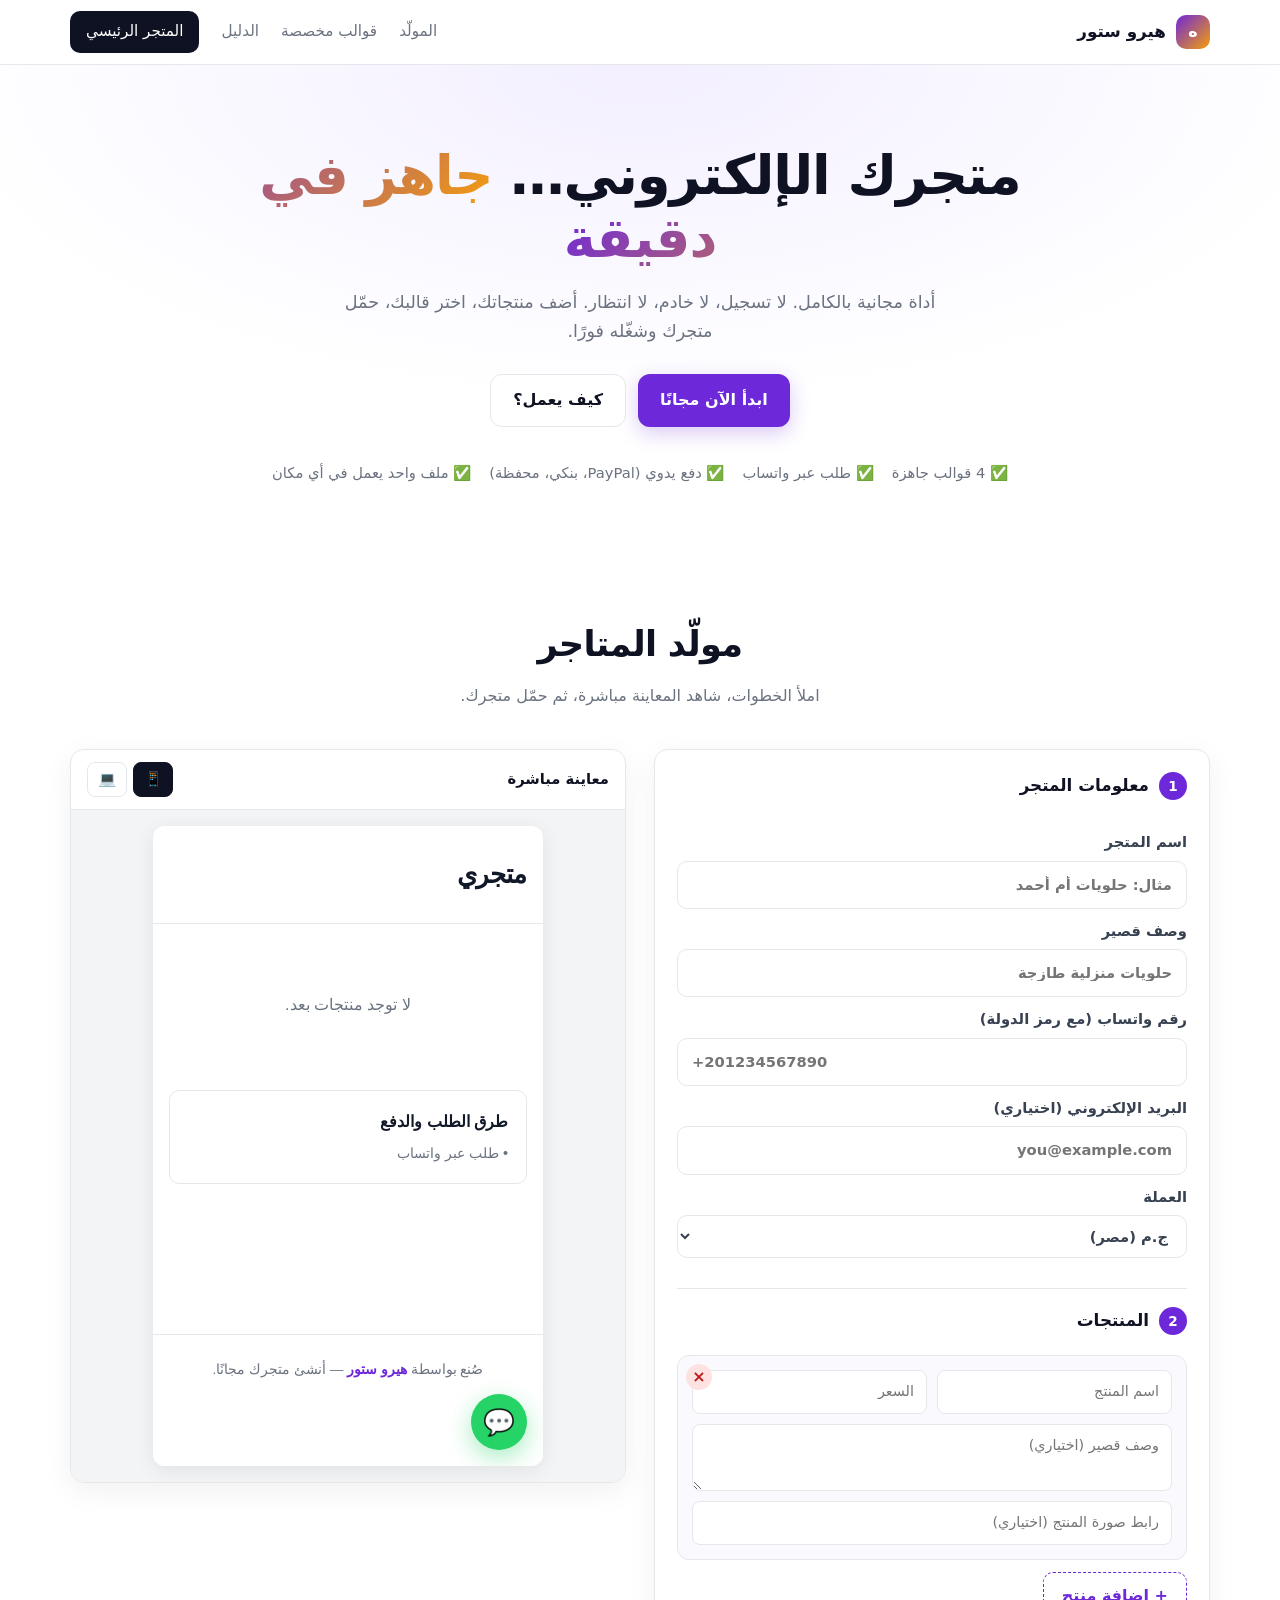
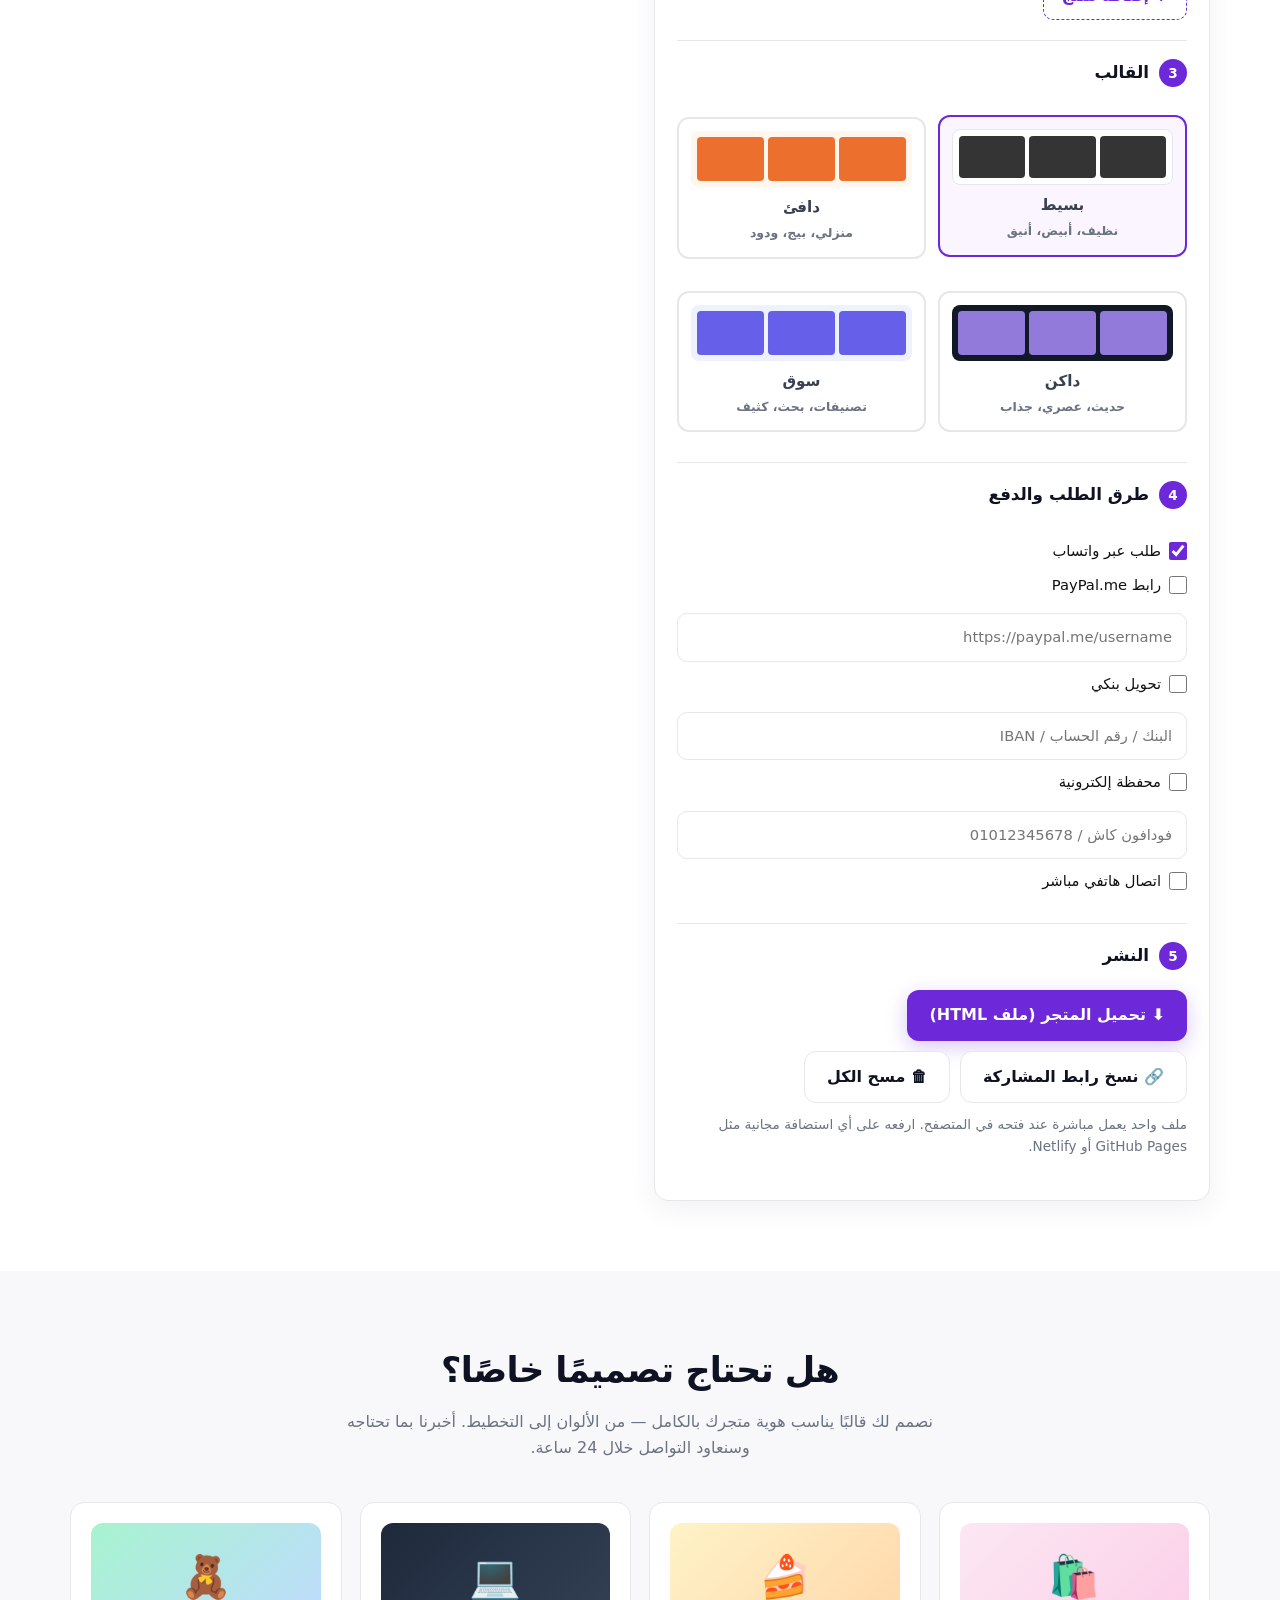
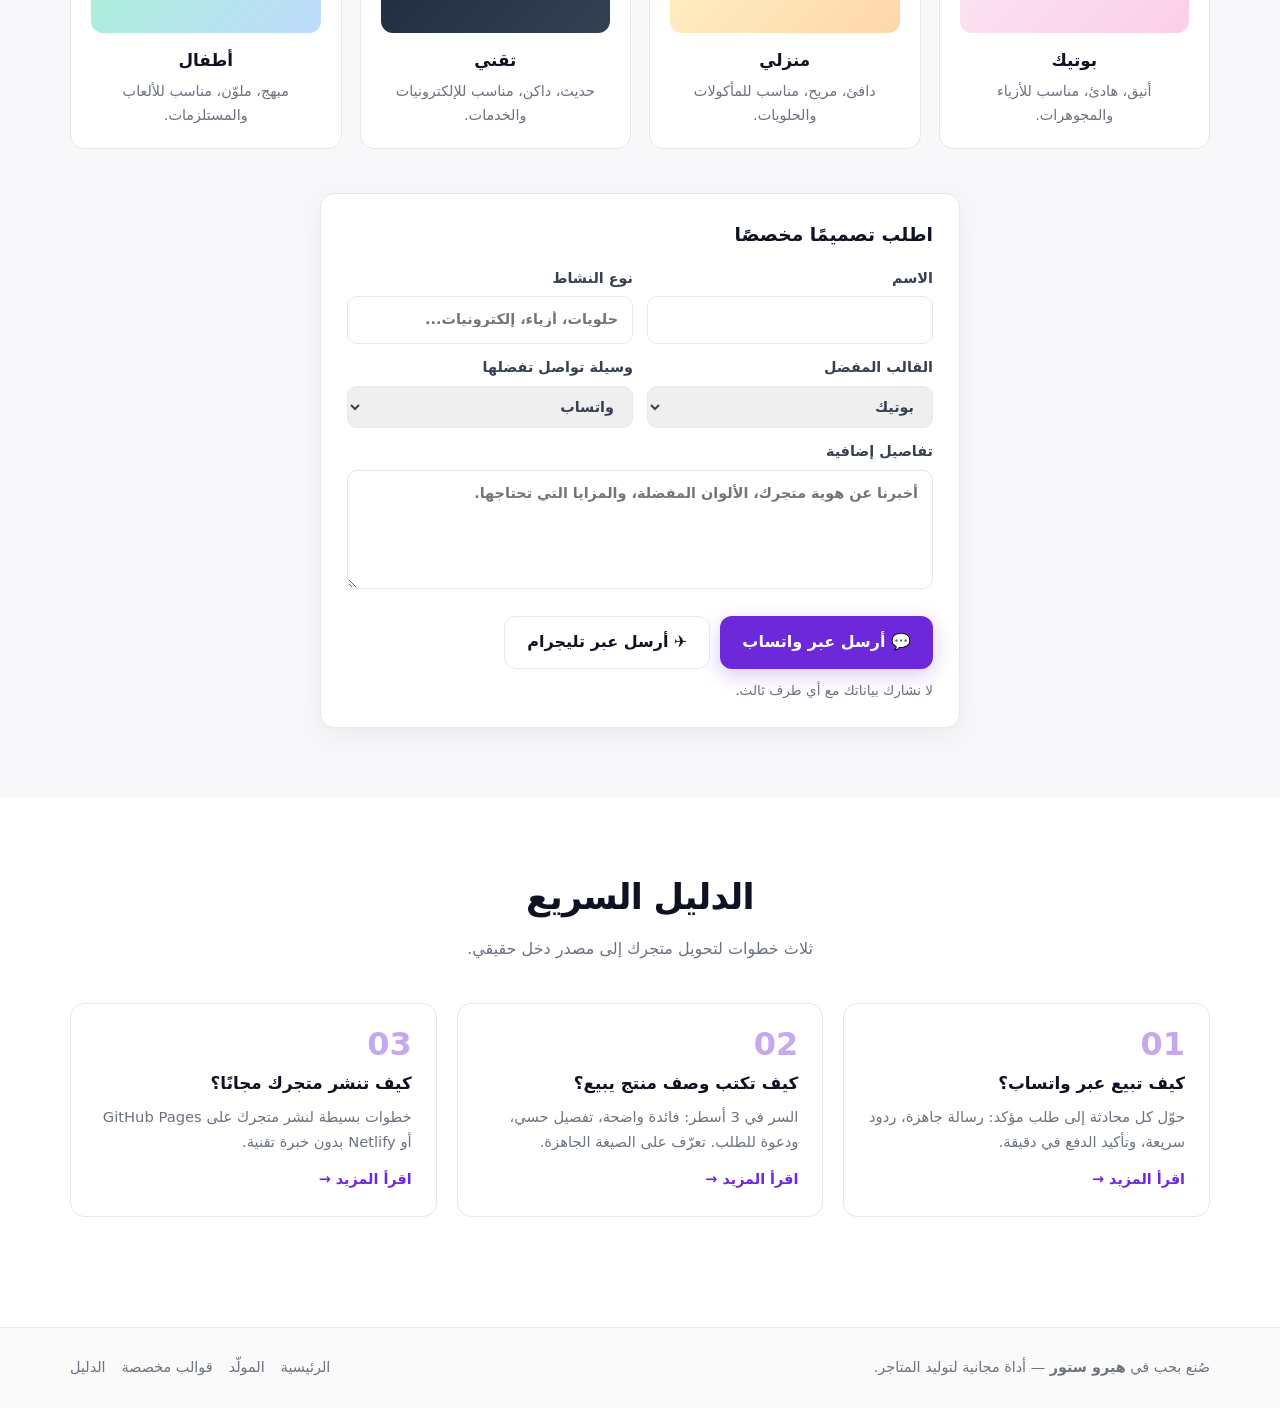
<file: services/store-builder/store-builder.html>
<!DOCTYPE html>
<html lang="ar" dir="rtl">
<head>
<meta charset="UTF-8" />
<meta name="viewport" content="width=device-width, initial-scale=1.0" />
<title>مولّد المتاجر المجاني — أنشئ متجرك في دقيقة | هيرو ستور</title>
<meta name="description" content="أداة مجانية لتوليد متجر إلكتروني جاهز يعمل بدون خادم. أضف منتجاتك، اختر قالبك، حمّل متجرك واستخدمه فورًا. صنع بواسطة هيرو ستور." />
<meta name="keywords" content="مولّد متاجر, متجر إلكتروني مجاني, متجر واتساب, قالب متجر, هيرو ستور" />
<link rel="canonical" href="https://hero-store.github.io/services/store-builder/" />

<!-- Open Graph -->
<meta property="og:type" content="website" />
<meta property="og:title" content="مولّد المتاجر المجاني — هيرو ستور" />
<meta property="og:description" content="أنشئ متجرك الإلكتروني في دقيقة، حمّله، وشغّله في أي مكان. مجانًا بالكامل." />
<meta property="og:url" content="https://hero-store.github.io/services/store-builder/" />
<meta property="og:locale" content="ar_AR" />

<!-- Twitter -->
<meta name="twitter:card" content="summary_large_image" />
<meta name="twitter:title" content="مولّد المتاجر المجاني — هيرو ستور" />
<meta name="twitter:description" content="أنشئ متجرك الإلكتروني في دقيقة، مجانًا." />

<!-- Structured Data -->
<script type="application/ld+json">
{
  "@context": "https://schema.org",
  "@type": "WebApplication",
  "name": "مولّد المتاجر — هيرو ستور",
  "applicationCategory": "BusinessApplication",
  "operatingSystem": "Any",
  "offers": { "@type": "Offer", "price": "0", "priceCurrency": "USD" },
  "description": "أداة مجانية لتوليد متجر إلكتروني ثابت يعمل بدون خادم."
}
</script>

<link rel="stylesheet" href="style.css" />
</head>
<body>

<header class="site-header">
  <div class="container header-inner">
    <a href="/" class="brand" aria-label="هيرو ستور">
      <span class="brand-mark">ه</span>
      <span class="brand-name">هيرو ستور</span>
    </a>
    <nav class="site-nav" aria-label="التنقل">
      <a href="#builder">المولّد</a>
      <a href="#custom">قوالب مخصصة</a>
      <a href="#guide">الدليل</a>
      <a href="/" class="nav-cta">المتجر الرئيسي</a>
    </nav>
  </div>
</header>

<main>

<!-- HERO -->
<section class="hero">
  <div class="container hero-inner">
    <h1>متجرك الإلكتروني… <span class="accent">جاهز في دقيقة</span></h1>
    <p class="hero-sub">أداة مجانية بالكامل. لا تسجيل، لا خادم، لا انتظار. أضف منتجاتك، اختر قالبك، حمّل متجرك وشغّله فورًا.</p>
    <div class="hero-actions">
      <a href="#builder" class="btn btn-primary">ابدأ الآن مجانًا</a>
      <a href="#guide" class="btn btn-ghost">كيف يعمل؟</a>
    </div>
    <ul class="hero-points">
      <li>✅ 4 قوالب جاهزة</li>
      <li>✅ طلب عبر واتساب</li>
      <li>✅ دفع يدوي (PayPal، بنكي، محفظة)</li>
      <li>✅ ملف واحد يعمل في أي مكان</li>
    </ul>
  </div>
</section>

<!-- BUILDER -->
<section id="builder" class="section">
  <div class="container">
    <header class="section-head">
      <h2>مولّد المتاجر</h2>
      <p>املأ الخطوات، شاهد المعاينة مباشرة، ثم حمّل متجرك.</p>
    </header>

    <div class="builder-grid">

      <!-- FORM -->
      <form id="builder-form" class="builder-form" autocomplete="off">

        <!-- Step 1 -->
        <fieldset class="step">
          <legend><span class="step-num">1</span> معلومات المتجر</legend>
          <label>اسم المتجر <input type="text" id="storeName" required placeholder="مثال: حلويات أم أحمد" /></label>
          <label>وصف قصير <input type="text" id="storeTagline" placeholder="حلويات منزلية طازجة" /></label>
          <label>رقم واتساب (مع رمز الدولة) <input type="tel" id="storeWhatsapp" required placeholder="+201234567890" /></label>
          <label>البريد الإلكتروني (اختياري) <input type="email" id="storeEmail" placeholder="you@example.com" /></label>
          <label>العملة
            <select id="storeCurrency">
              <option value="ج.م">ج.م (مصر)</option>
              <option value="ر.س">ر.س (السعودية)</option>
              <option value="د.إ">د.إ (الإمارات)</option>
              <option value="د.ك">د.ك (الكويت)</option>
              <option value="د.أ">د.أ (الأردن)</option>
              <option value="MAD">د.م (المغرب)</option>
              <option value="USD">USD</option>
            </select>
          </label>
        </fieldset>

        <!-- Step 2 -->
        <fieldset class="step">
          <legend><span class="step-num">2</span> المنتجات</legend>
          <div id="products-list" class="products-list"></div>
          <button type="button" class="btn btn-outline" id="add-product">+ إضافة منتج</button>
        </fieldset>

        <!-- Step 3 -->
        <fieldset class="step">
          <legend><span class="step-num">3</span> القالب</legend>
          <div class="template-picker" id="template-picker">
            <label class="tpl">
              <input type="radio" name="template" value="minimal" checked />
              <div class="tpl-card">
                <div class="tpl-preview tpl-minimal"><span></span><span></span><span></span></div>
                <strong>بسيط</strong>
                <small>نظيف، أبيض، أنيق</small>
              </div>
            </label>
            <label class="tpl">
              <input type="radio" name="template" value="warm" />
              <div class="tpl-card">
                <div class="tpl-preview tpl-warm"><span></span><span></span><span></span></div>
                <strong>دافئ</strong>
                <small>منزلي، بيج، ودود</small>
              </div>
            </label>
            <label class="tpl">
              <input type="radio" name="template" value="dark" />
              <div class="tpl-card">
                <div class="tpl-preview tpl-dark"><span></span><span></span><span></span></div>
                <strong>داكن</strong>
                <small>حديث، عصري، جذاب</small>
              </div>
            </label>
            <label class="tpl">
              <input type="radio" name="template" value="market" />
              <div class="tpl-card">
                <div class="tpl-preview tpl-market"><span></span><span></span><span></span></div>
                <strong>سوق</strong>
                <small>تصنيفات، بحث، كثيف</small>
              </div>
            </label>
          </div>
        </fieldset>

        <!-- Step 4 -->
        <fieldset class="step">
          <legend><span class="step-num">4</span> طرق الطلب والدفع</legend>
          <label class="check"><input type="checkbox" id="payWhatsapp" checked /> طلب عبر واتساب</label>
          <label class="check"><input type="checkbox" id="payPaypal" /> رابط PayPal.me
            <input type="url" id="paypalLink" placeholder="https://paypal.me/username" class="inline-input" />
          </label>
          <label class="check"><input type="checkbox" id="payBank" /> تحويل بنكي
            <input type="text" id="bankInfo" placeholder="البنك / رقم الحساب / IBAN" class="inline-input" />
          </label>
          <label class="check"><input type="checkbox" id="payWallet" /> محفظة إلكترونية
            <input type="text" id="walletInfo" placeholder="فودافون كاش / 01012345678" class="inline-input" />
          </label>
          <label class="check"><input type="checkbox" id="payPhone" /> اتصال هاتفي مباشر</label>
        </fieldset>

        <!-- Step 5 -->
        <fieldset class="step">
          <legend><span class="step-num">5</span> النشر</legend>
          <div class="publish-actions">
            <button type="button" class="btn btn-primary" id="download-store">⬇ تحميل المتجر (ملف HTML)</button>
            <button type="button" class="btn btn-ghost" id="share-store">🔗 نسخ رابط المشاركة</button>
            <button type="button" class="btn btn-ghost" id="reset-form">🗑 مسح الكل</button>
          </div>
          <p class="hint">ملف واحد يعمل مباشرة عند فتحه في المتصفح. ارفعه على أي استضافة مجانية مثل GitHub Pages أو Netlify.</p>
        </fieldset>

      </form>

      <!-- PREVIEW -->
      <aside class="builder-preview">
        <div class="preview-head">
          <strong>معاينة مباشرة</strong>
          <div class="preview-toggle">
            <button type="button" data-device="mobile" class="active">📱</button>
            <button type="button" data-device="desktop">💻</button>
          </div>
        </div>
        <div class="preview-frame" id="preview-frame">
          <iframe id="preview-iframe" title="معاينة المتجر" sandbox="allow-scripts allow-same-origin"></iframe>
        </div>
      </aside>

    </div>
  </div>
</section>

<!-- CUSTOM TEMPLATES -->
<section id="custom" class="section section-alt">
  <div class="container">
    <header class="section-head">
      <h2>هل تحتاج تصميمًا خاصًا؟</h2>
      <p>نصمم لك قالبًا يناسب هوية متجرك بالكامل — من الألوان إلى التخطيط. أخبرنا بما تحتاجه وسنعاود التواصل خلال 24 ساعة.</p>
    </header>

    <div class="custom-grid">
      <article class="custom-card">
        <div class="custom-visual cv-boutique">🛍️</div>
        <h3>بوتيك</h3>
        <p>أنيق، هادئ، مناسب للأزياء والمجوهرات.</p>
      </article>
      <article class="custom-card">
        <div class="custom-visual cv-food">🍰</div>
        <h3>منزلي</h3>
        <p>دافئ، مريح، مناسب للمأكولات والحلويات.</p>
      </article>
      <article class="custom-card">
        <div class="custom-visual cv-tech">💻</div>
        <h3>تقني</h3>
        <p>حديث، داكن، مناسب للإلكترونيات والخدمات.</p>
      </article>
      <article class="custom-card">
        <div class="custom-visual cv-kids">🧸</div>
        <h3>أطفال</h3>
        <p>مبهج، ملوّن، مناسب للألعاب والمستلزمات.</p>
      </article>
    </div>

   <form class="custom-form" id="custom-form">
  <h3>اطلب تصميمًا مخصصًا</h3>
  <div class="form-row">
    <label>الاسم <input type="text" name="name" required /></label>
    <label>نوع النشاط <input type="text" name="business" placeholder="حلويات، أزياء، إلكترونيات..." /></label>
  </div>
  <div class="form-row">
    <label>القالب المفضل
      <select name="template">
        <option>بوتيك</option>
        <option>منزلي</option>
        <option>تقني</option>
        <option>أطفال</option>
        <option>غير محدد</option>
      </select>
    </label>
    <label>وسيلة تواصل تفضلها
      <select name="prefer">
        <option>واتساب</option>
        <option>تليجرام</option>
      </select>
    </label>
  </div>
  <label>تفاصيل إضافية
    <textarea name="details" rows="4" placeholder="أخبرنا عن هوية متجرك، الألوان المفضلة، والمزايا التي تحتاجها."></textarea>
  </label>

  <div class="publish-actions">
    <button type="submit" class="btn btn-primary" data-channel="whatsapp">💬 أرسل عبر واتساب</button>
    <button type="submit" class="btn btn-ghost" data-channel="telegram">✈️ أرسل عبر تليجرام</button>
  </div>
  <p class="hint">لا نشارك بياناتك مع أي طرف ثالث.</p>
</form>
</div>
</section>

<!-- GUIDE -->
<section id="guide" class="section">
  <div class="container">
    <header class="section-head">
      <h2>الدليل السريع</h2>
      <p>ثلاث خطوات لتحويل متجرك إلى مصدر دخل حقيقي.</p>
    </header>

    <div class="guide-grid">
      <article class="guide-card">
        <div class="guide-num">01</div>
        <h3>كيف تبيع عبر واتساب؟</h3>
        <p>حوّل كل محادثة إلى طلب مؤكد: رسالة جاهزة، ردود سريعة، وتأكيد الدفع في دقيقة.</p>
        <a href="#" class="link">اقرأ المزيد →</a>
      </article>
      <article class="guide-card">
        <div class="guide-num">02</div>
        <h3>كيف تكتب وصف منتج يبيع؟</h3>
        <p>السر في 3 أسطر: فائدة واضحة، تفصيل حسي، ودعوة للطلب. تعرّف على الصيغة الجاهزة.</p>
        <a href="#" class="link">اقرأ المزيد →</a>
      </article>
      <article class="guide-card">
        <div class="guide-num">03</div>
        <h3>كيف تنشر متجرك مجانًا؟</h3>
        <p>خطوات بسيطة لنشر متجرك على GitHub Pages أو Netlify بدون خبرة تقنية.</p>
        <a href="#" class="link">اقرأ المزيد →</a>
      </article>
    </div>
  </div>
</section>

</main>

<footer class="site-footer">
  <div class="container footer-inner">
    <p>صُنع بحب في <strong>هيرو ستور</strong> — أداة مجانية لتوليد المتاجر.</p>
    <nav>
      <a href="/">الرئيسية</a>
      <a href="#builder">المولّد</a>
      <a href="#custom">قوالب مخصصة</a>
      <a href="#guide">الدليل</a>
    </nav>
  </div>
</footer>

<script src="app.js"></script>
</body>
</html>
</file>
<file: services/store-builder/style.css>
/* ============ RESET & BASE ============ */
*,*::before,*::after{box-sizing:border-box;margin:0;padding:0}
:root{
  --bg:#ffffff; --bg-alt:#f8f8fb; --fg:#0f1222; --muted:#6b7280;
  --border:#e5e7eb; --primary:#6d28d9; --primary-2:#8b5cf6;
  --accent:#f59e0b; --radius:14px; --shadow:0 8px 30px rgba(17,17,26,.06);
  --font:'Segoe UI',Tahoma,system-ui,-apple-system,sans-serif;
}
html{scroll-behavior:smooth}
body{font-family:var(--font);background:var(--bg);color:var(--fg);line-height:1.65;-webkit-font-smoothing:antialiased}
img{max-width:100%;display:block}
a{color:inherit;text-decoration:none}
button{font:inherit;cursor:pointer;border:0;background:none}
input,select,textarea{font:inherit;color:inherit}

.container{max-width:1180px;margin:0 auto;padding:0 20px}

/* ============ HEADER ============ */
.site-header{position:sticky;top:0;z-index:50;background:rgba(255,255,255,.85);backdrop-filter:blur(12px);border-bottom:1px solid var(--border)}
.header-inner{display:flex;align-items:center;justify-content:space-between;height:64px}
.brand{display:flex;align-items:center;gap:10px;font-weight:800}
.brand-mark{width:34px;height:34px;border-radius:10px;background:linear-gradient(135deg,var(--primary),var(--accent));color:#fff;display:grid;place-items:center;font-weight:900}
.brand-name{font-size:1.05rem}
.site-nav{display:flex;gap:22px;align-items:center;font-size:.95rem}
.site-nav a{color:var(--muted);transition:color .2s}
.site-nav a:hover{color:var(--fg)}
.nav-cta{background:var(--fg);color:#fff !important;padding:8px 16px;border-radius:10px}
.nav-cta:hover{background:var(--primary)}

/* ============ HERO ============ */
.hero{padding:80px 0 60px;background:radial-gradient(80% 100% at 50% 0%,#f3efff 0%,transparent 70%)}
.hero-inner{text-align:center;max-width:820px;margin:0 auto}
.hero h1{font-size:clamp(2rem,5vw,3.4rem);line-height:1.15;letter-spacing:-.02em;font-weight:900}
.accent{background:linear-gradient(135deg,var(--primary),var(--accent));-webkit-background-clip:text;background-clip:text;color:transparent}
.hero-sub{margin:18px auto 28px;color:var(--muted);font-size:1.1rem;max-width:640px}
.hero-actions{display:flex;gap:12px;justify-content:center;flex-wrap:wrap}
.hero-points{list-style:none;display:flex;gap:18px;flex-wrap:wrap;justify-content:center;margin-top:34px;color:var(--muted);font-size:.92rem}

/* ============ BUTTONS ============ */
.btn{display:inline-flex;align-items:center;justify-content:center;gap:8px;padding:12px 22px;border-radius:12px;font-weight:700;transition:transform .15s,box-shadow .2s,background .2s}
.btn:active{transform:translateY(1px)}
.btn-primary{background:var(--primary);color:#fff;box-shadow:0 6px 20px rgba(109,40,217,.25)}
.btn-primary:hover{background:#5b21b6;box-shadow:0 8px 26px rgba(109,40,217,.35)}
.btn-ghost{background:#fff;color:var(--fg);border:1px solid var(--border)}
.btn-ghost:hover{border-color:var(--fg)}
.btn-outline{background:#fff;color:var(--primary);border:1.5px dashed var(--primary);padding:10px 18px;border-radius:10px;font-weight:700}
.btn-outline:hover{background:#f5f3ff}

/* ============ SECTIONS ============ */
.section{padding:70px 0}
.section-alt{background:var(--bg-alt)}
.section-head{text-align:center;max-width:640px;margin:0 auto 40px}
.section-head h2{font-size:clamp(1.6rem,3.5vw,2.2rem);letter-spacing:-.02em}
.section-head p{color:var(--muted);margin-top:10px}

/* ============ BUILDER ============ */
.builder-grid{display:grid;grid-template-columns:minmax(0,1fr) minmax(0,1fr);gap:28px;align-items:start}
@media(max-width:960px){.builder-grid{grid-template-columns:1fr}}

.builder-form{background:#fff;border:1px solid var(--border);border-radius:var(--radius);padding:22px;box-shadow:var(--shadow)}
.step{border:0;border-bottom:1px solid var(--border);padding:6px 0 20px;margin-bottom:18px}
.step:last-of-type{border-bottom:0;margin-bottom:0}
.step legend{display:flex;align-items:center;gap:10px;font-weight:800;font-size:1.05rem;margin-bottom:14px;padding:0}
.step-num{display:grid;place-items:center;width:28px;height:28px;border-radius:50%;background:var(--primary);color:#fff;font-size:.85rem;font-weight:800}

.step label{display:block;font-size:.92rem;font-weight:600;color:#374151;margin:10px 0}
.step label input[type="text"],
.step label input[type="tel"],
.step label input[type="email"],
.step label input[type="url"],
.step label select,
.step label textarea{
  width:100%;padding:11px 14px;border:1px solid var(--border);border-radius:10px;
  background:#fff;margin-top:6px;transition:border-color .2s,box-shadow .2s
}
.step input:focus,.step select:focus,.step textarea:focus{outline:0;border-color:var(--primary);box-shadow:0 0 0 3px rgba(109,40,217,.1)}
.inline-input{margin-top:8px !important}
.check{display:flex !important;align-items:center;flex-wrap:wrap;gap:8px;font-weight:500 !important;color:#111 !important;cursor:pointer}
.check input[type="checkbox"]{width:18px;height:18px;accent-color:var(--primary)}
.check .inline-input{flex:1 1 100%}
.hint{font-size:.85rem;color:var(--muted);margin-top:10px}

/* Products */
.products-list{display:flex;flex-direction:column;gap:12px;margin-bottom:12px}
.product-item{border:1px solid var(--border);border-radius:12px;padding:14px;background:#fafafe;display:grid;grid-template-columns:1fr 1fr;gap:10px;position:relative}
.product-item .full{grid-column:1/-1}
.product-item input,.product-item textarea{width:100%;padding:9px 12px;border:1px solid var(--border);border-radius:8px;font-size:.9rem}
.product-item .remove{position:absolute;top:8px;left:8px;width:26px;height:26px;border-radius:50%;background:#fee2e2;color:#b91c1c;font-weight:800;line-height:1}
@media(max-width:520px){.product-item{grid-template-columns:1fr}}

/* Template picker */
.template-picker{display:grid;grid-template-columns:repeat(2,1fr);gap:12px}
@media(max-width:520px){.template-picker{grid-template-columns:1fr 1fr}}
.tpl input{position:absolute;opacity:0;pointer-events:none}
.tpl-card{border:2px solid var(--border);border-radius:12px;padding:12px;cursor:pointer;transition:border-color .2s,transform .15s;text-align:center}
.tpl-card strong{display:block;margin-top:8px;font-size:.95rem}
.tpl-card small{color:var(--muted);font-size:.78rem}
.tpl input:checked + .tpl-card{border-color:var(--primary);background:#faf5ff;transform:translateY(-2px)}
.tpl-preview{height:56px;border-radius:8px;display:flex;gap:4px;padding:6px;overflow:hidden}
.tpl-preview span{flex:1;border-radius:4px;background:currentColor;opacity:.85}
.tpl-minimal{background:#fff;color:#111;border:1px solid #e5e7eb}
.tpl-warm{background:#fff7ed;color:#ea580c}
.tpl-dark{background:#111827;color:#a78bfa}
.tpl-market{background:#eef2ff;color:#4f46e5}

/* Preview */
.builder-preview{position:sticky;top:80px;background:#fff;border:1px solid var(--border);border-radius:var(--radius);box-shadow:var(--shadow);overflow:hidden}
.preview-head{display:flex;justify-content:space-between;align-items:center;padding:12px 16px;border-bottom:1px solid var(--border);font-size:.92rem}
.preview-toggle{display:flex;gap:6px}
.preview-toggle button{padding:4px 10px;border-radius:8px;border:1px solid var(--border);background:#fff}
.preview-toggle button.active{background:var(--fg);color:#fff;border-color:var(--fg)}
.preview-frame{padding:16px;display:flex;justify-content:center;background:#f3f4f6}
.preview-frame iframe{width:390px;max-width:100%;height:640px;border:0;background:#fff;border-radius:12px;box-shadow:0 4px 20px rgba(0,0,0,.08);transition:width .3s}
.preview-frame.desktop iframe{width:100%;height:680px}

/* Publish */
.publish-actions{display:flex;gap:10px;flex-wrap:wrap}

/* ============ CUSTOM TEMPLATES ============ */
.custom-grid{display:grid;grid-template-columns:repeat(auto-fit,minmax(200px,1fr));gap:18px;margin-bottom:44px}
.custom-card{background:#fff;border:1px solid var(--border);border-radius:var(--radius);padding:20px;text-align:center;transition:transform .2s,box-shadow .2s}
.custom-card:hover{transform:translateY(-4px);box-shadow:var(--shadow)}
.custom-visual{height:110px;border-radius:12px;display:grid;place-items:center;font-size:2.6rem;margin-bottom:14px}
.cv-boutique{background:linear-gradient(135deg,#fce7f3,#fbcfe8)}
.cv-food{background:linear-gradient(135deg,#fef3c7,#fed7aa)}
.cv-tech{background:linear-gradient(135deg,#1e293b,#334155);color:#e2e8f0}
.cv-kids{background:linear-gradient(135deg,#a7f3d0,#bfdbfe)}
.custom-card h3{margin-bottom:6px;font-size:1.05rem}
.custom-card p{color:var(--muted);font-size:.9rem}

.custom-form{max-width:640px;margin:0 auto;background:#fff;border:1px solid var(--border);border-radius:var(--radius);padding:26px;box-shadow:var(--shadow)}
.custom-form h3{margin-bottom:16px}
.form-row{display:grid;grid-template-columns:1fr 1fr;gap:14px}
@media(max-width:560px){.form-row{grid-template-columns:1fr}}
.custom-form label{display:block;font-size:.9rem;font-weight:600;color:#374151;margin-bottom:12px}
.custom-form input,.custom-form select,.custom-form textarea{width:100%;padding:11px 14px;border:1px solid var(--border);border-radius:10px;margin-top:6px}
.custom-form input:focus,.custom-form select:focus,.custom-form textarea:focus{outline:0;border-color:var(--primary);box-shadow:0 0 0 3px rgba(109,40,217,.1)}
.custom-form button{margin-top:8px}

/* ============ GUIDE ============ */
.guide-grid{display:grid;grid-template-columns:repeat(auto-fit,minmax(260px,1fr));gap:20px}
.guide-card{background:#fff;border:1px solid var(--border);border-radius:var(--radius);padding:24px;transition:transform .2s,box-shadow .2s}
.guide-card:hover{transform:translateY(-4px);box-shadow:var(--shadow)}
.guide-num{font-size:2rem;font-weight:900;color:var(--primary);opacity:.4;line-height:1;margin-bottom:10px}
.guide-card h3{font-size:1.05rem;margin-bottom:8px}
.guide-card p{color:var(--muted);font-size:.92rem;margin-bottom:12px}
.link{color:var(--primary);font-weight:700;font-size:.9rem}
.link:hover{text-decoration:underline}

/* ============ FOOTER ============ */
.site-footer{border-top:1px solid var(--border);padding:28px 0;margin-top:40px;background:#fafafa}
.footer-inner{display:flex;justify-content:space-between;align-items:center;flex-wrap:wrap;gap:14px;font-size:.9rem;color:var(--muted)}
.footer-inner nav{display:flex;gap:16px;flex-wrap:wrap}
.footer-inner a:hover{color:var(--fg)}
</file>
